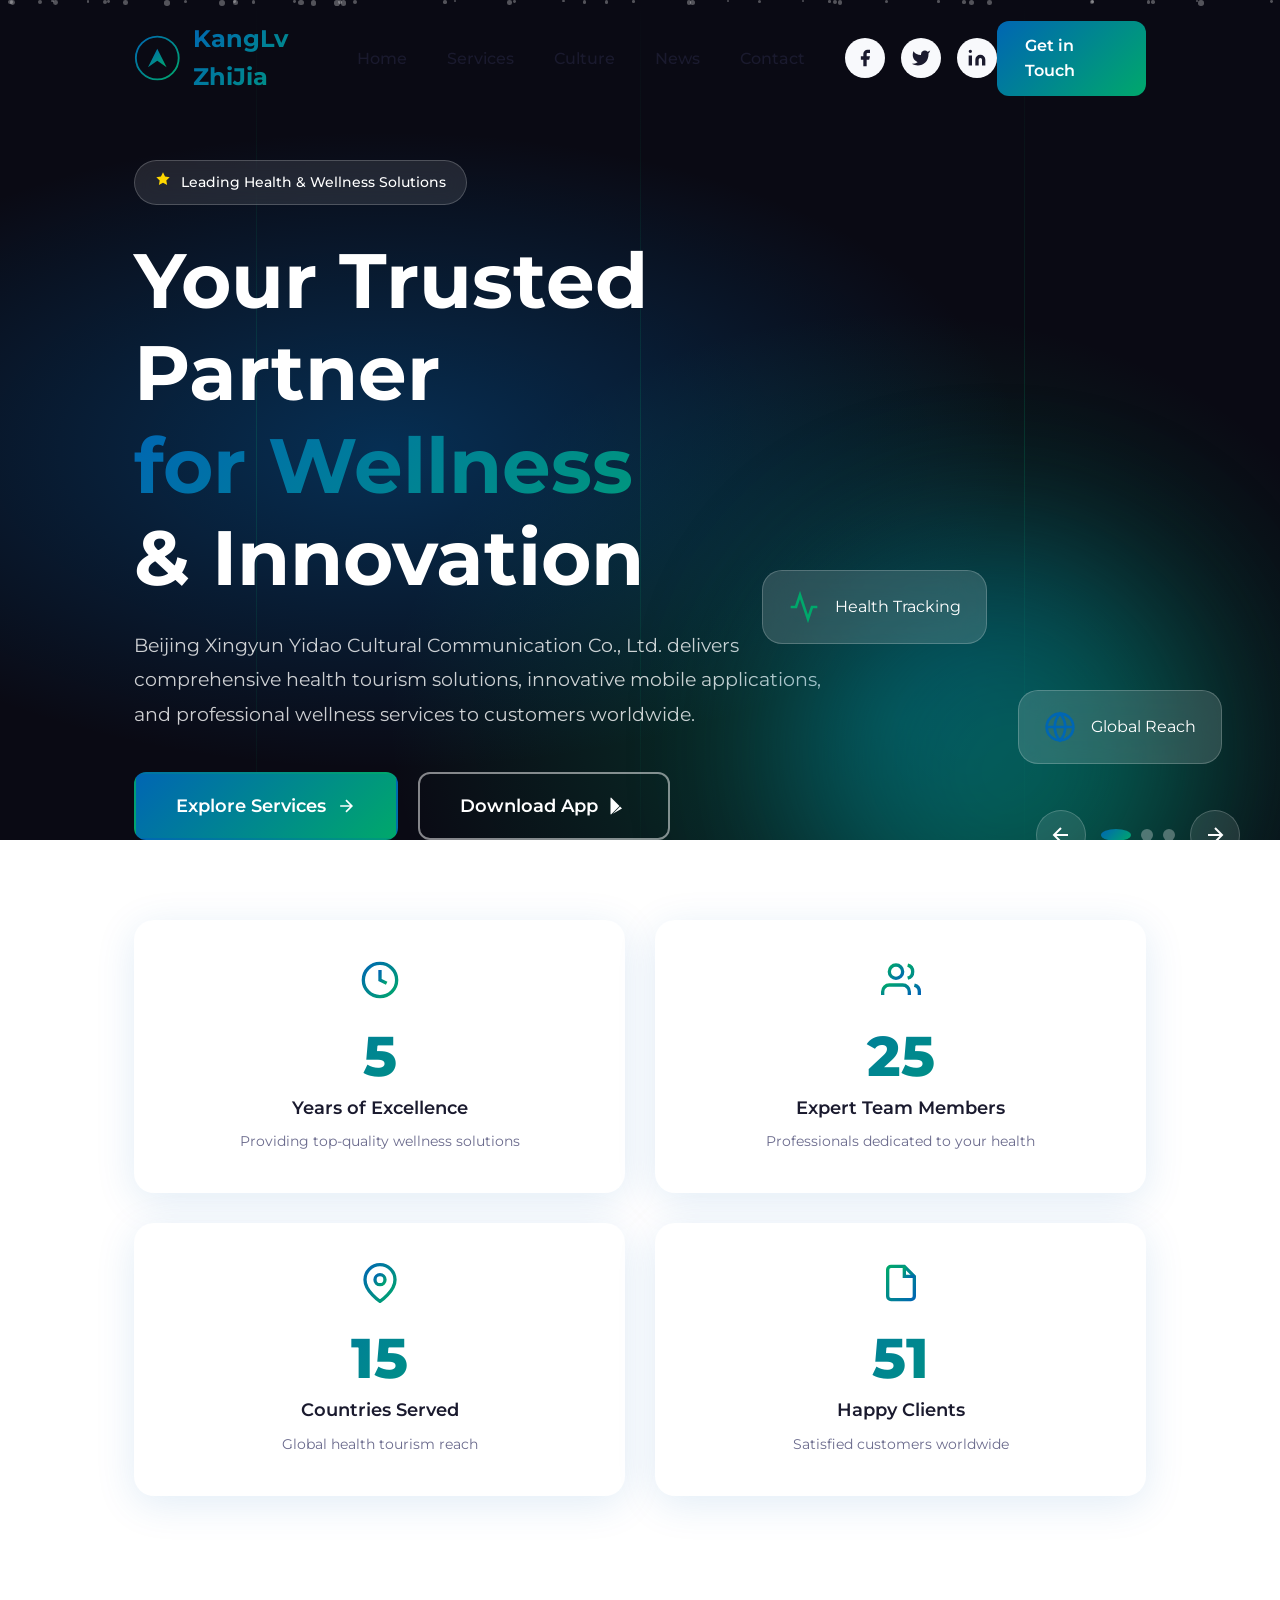
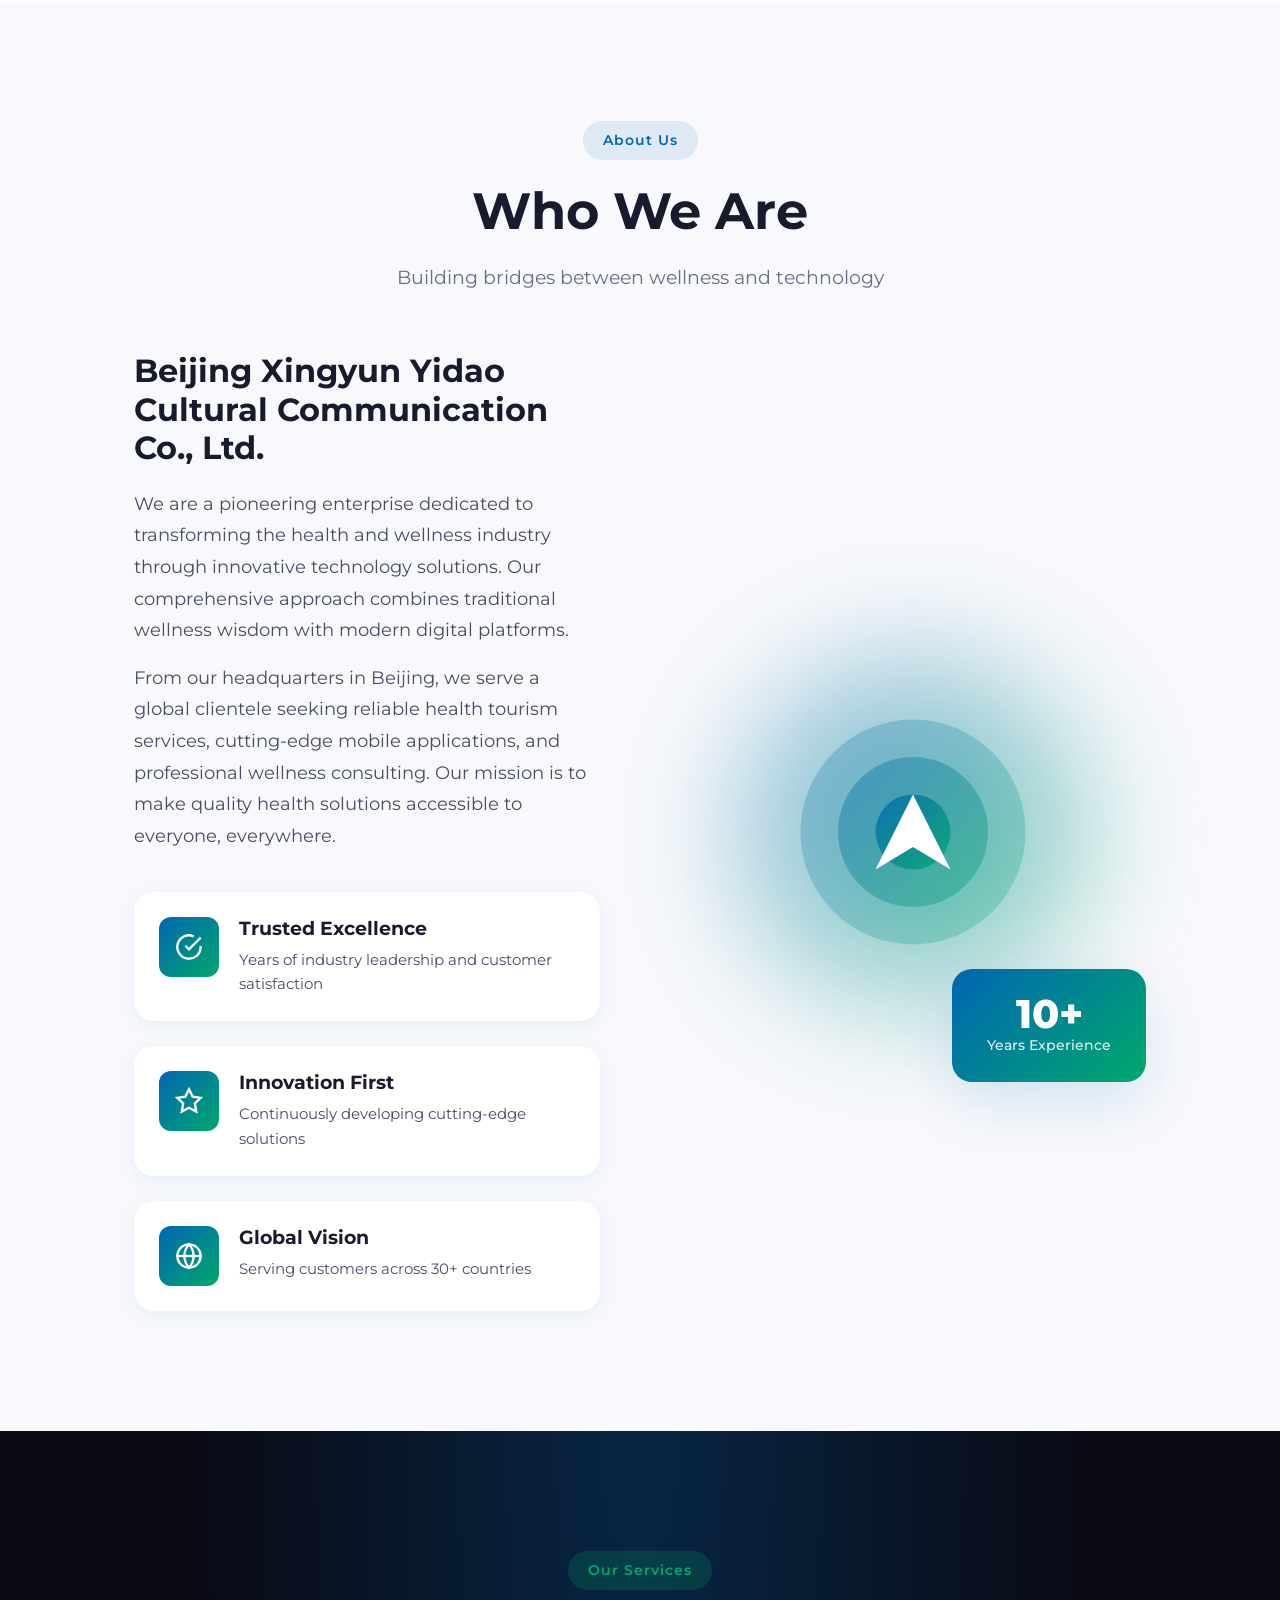
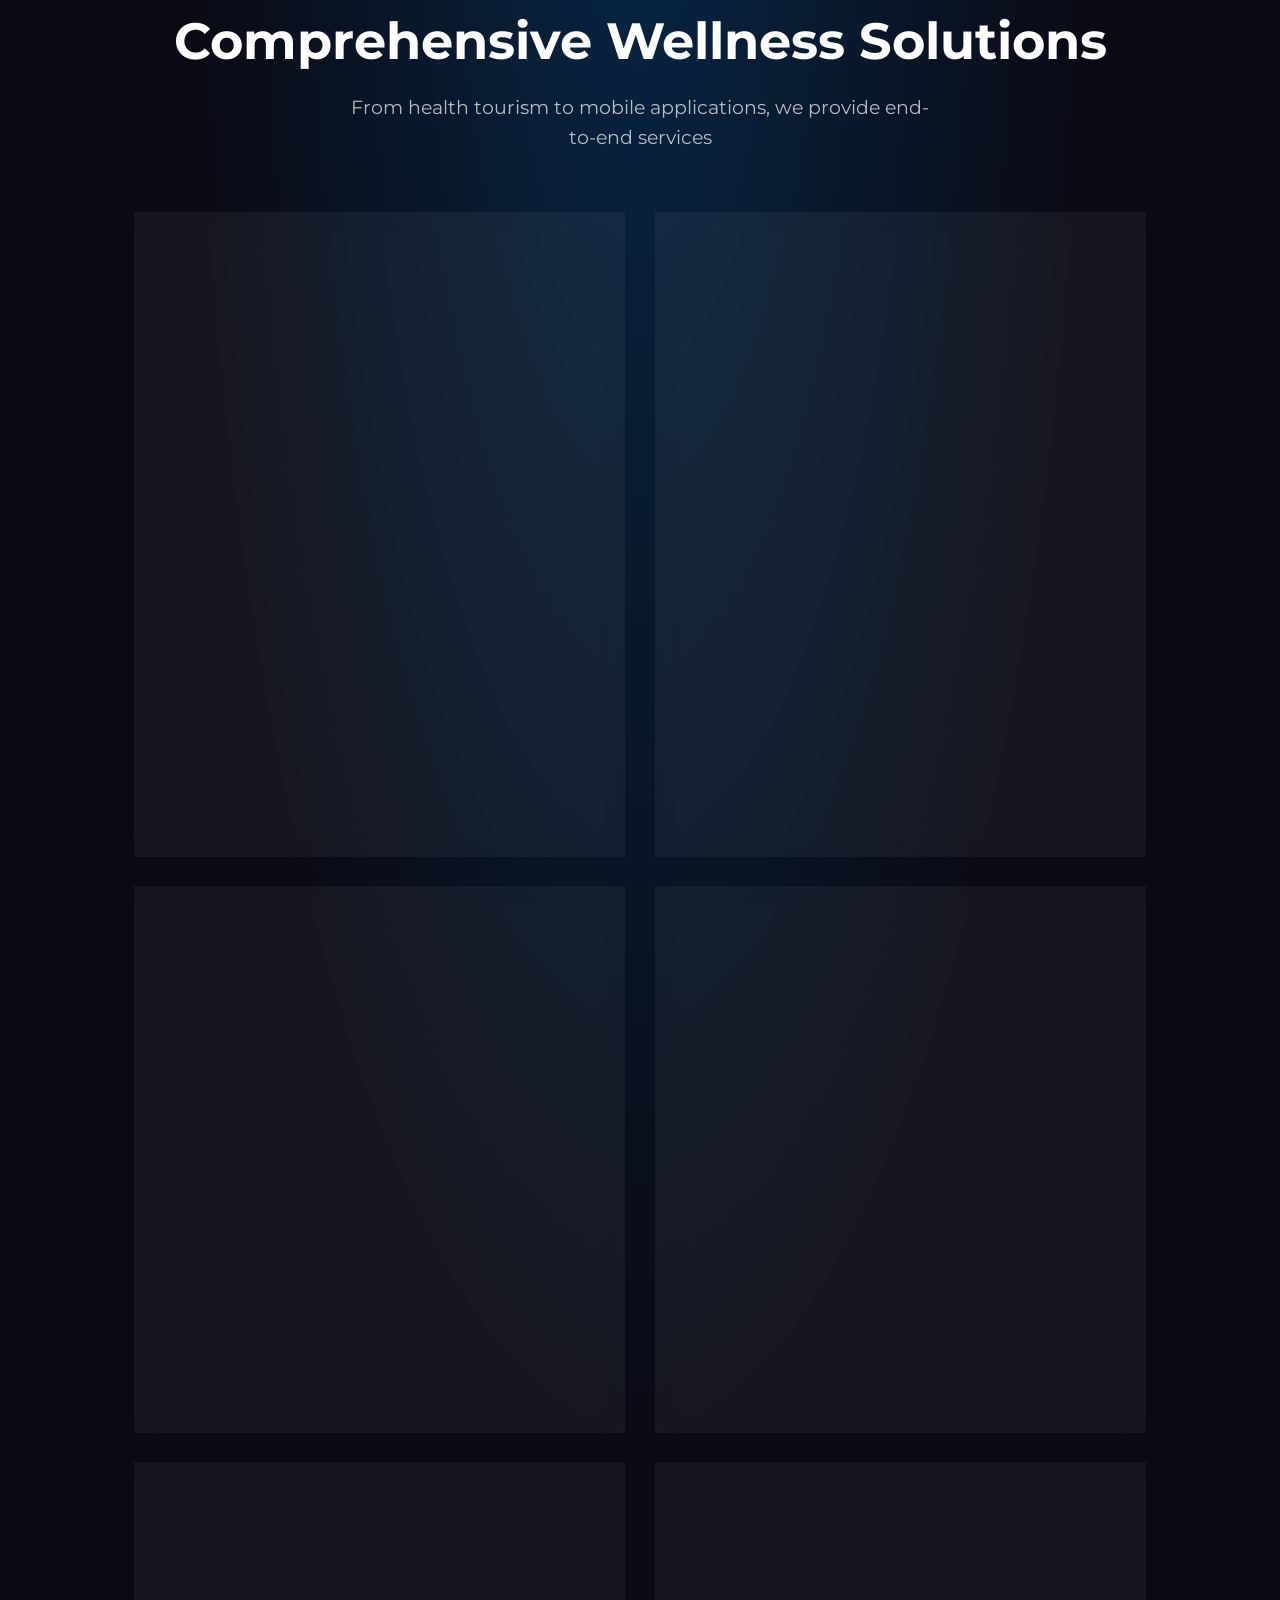
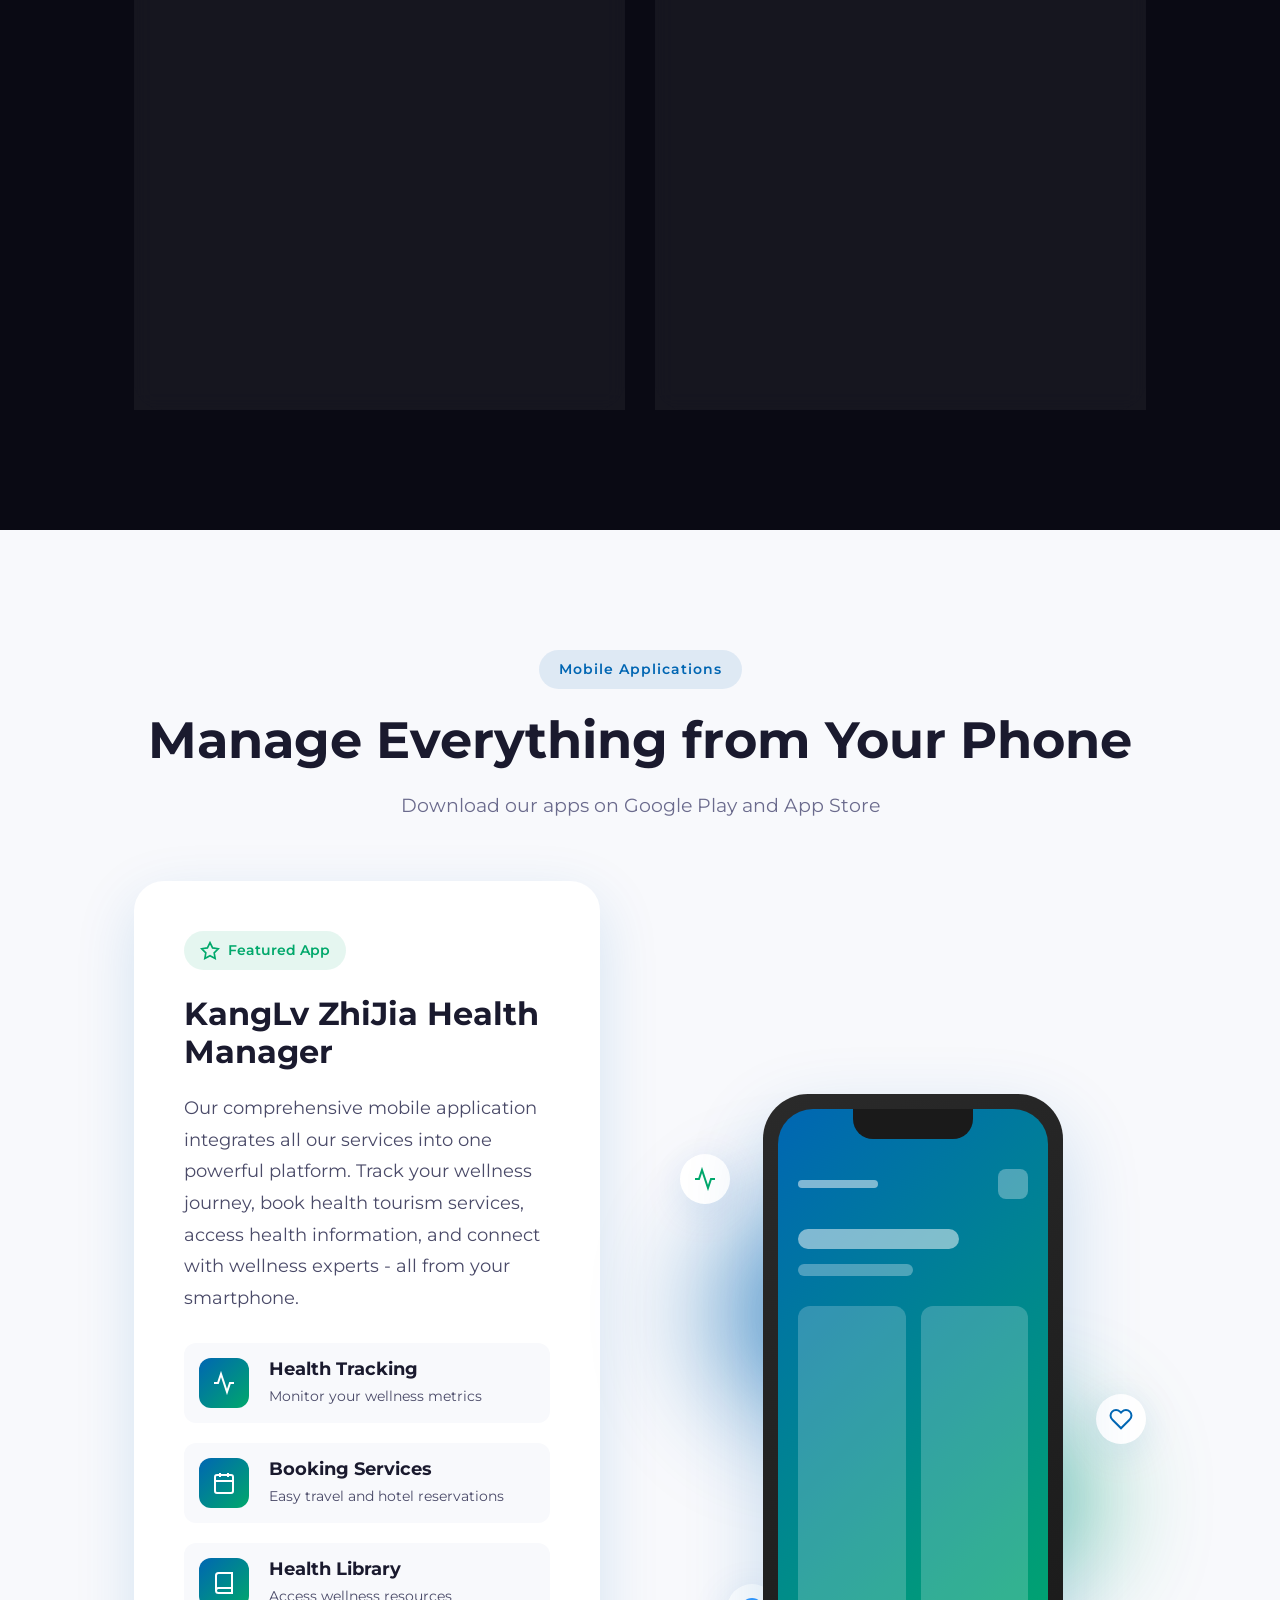
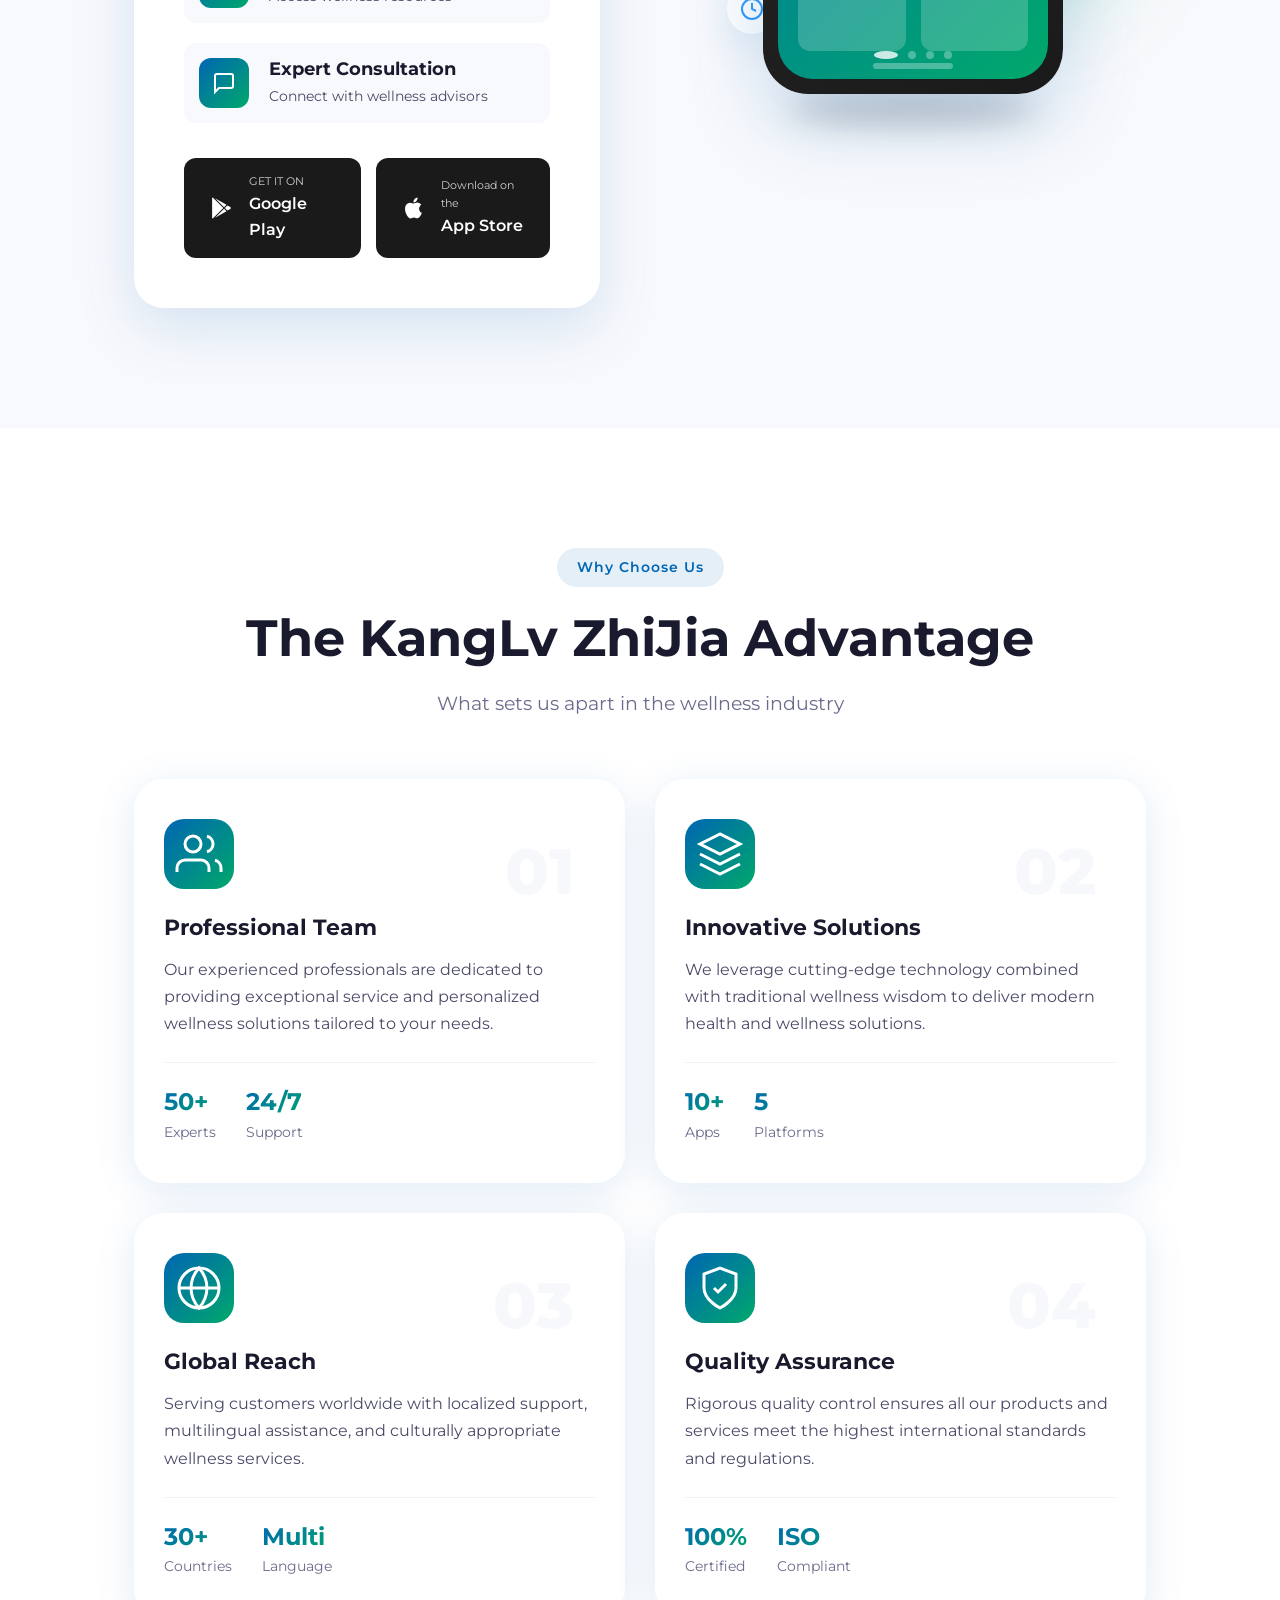
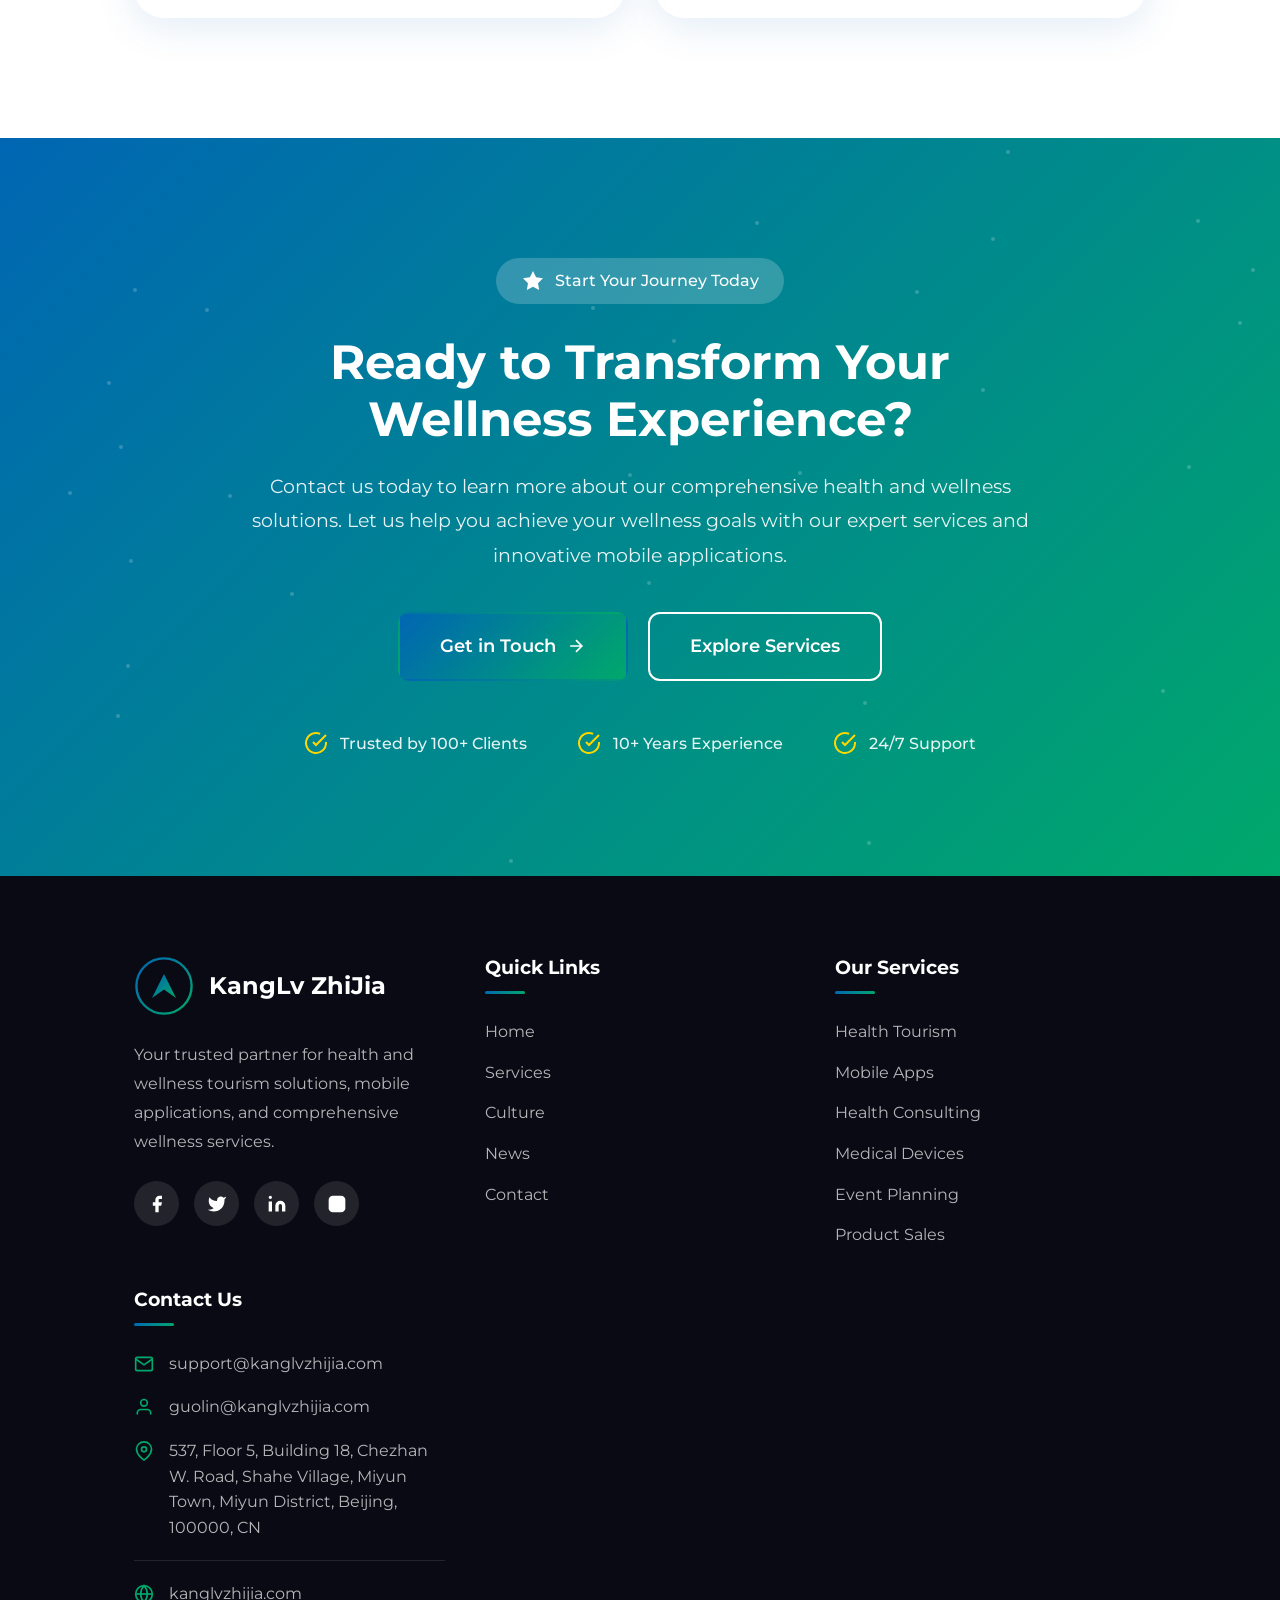
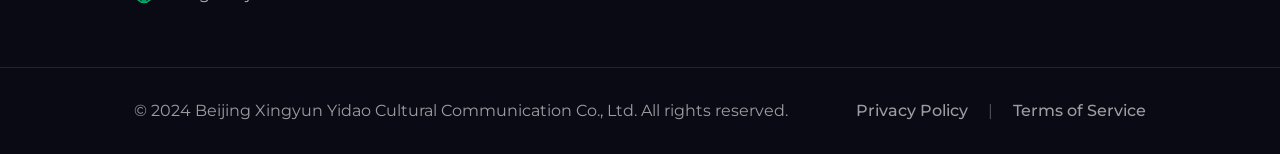
<file: index.html>
<!DOCTYPE html>
<html lang="en">
<head>
    <meta charset="UTF-8">
    <meta name="viewport" content="width=device-width, initial-scale=1.0">
    <meta name="description" content="KangLv ZhiJia - Beijing Xingyun Yidao Cultural Communication Co., Ltd. Your trusted partner for health & wellness tourism solutions, mobile applications, and comprehensive wellness services. Download our apps on Google Play and App Store.">
    <meta name="keywords" content="health tourism, wellness, mobile app, cultural communication, medical devices, health consulting,康养文旅, mobile health management">
    <meta name="author" content="Beijing Xingyun Yidao Cultural Communication Co., Ltd.">
    <meta name="robots" content="index, follow">
    <meta property="og:title" content="KangLv ZhiJia - Health & Wellness Solutions | Mobile Apps">
    <meta property="og:description" content="Leading provider of health tourism services, mobile applications for iOS and Android, and comprehensive wellness solutions.">
    <meta property="og:type" content="website">
    <meta property="og:url" content="https://kanglvzhijia.com">
    <meta property="og:image" content="images/logo.svg">
    <meta property="og:site_name" content="KangLv ZhiJia">
    <meta name="twitter:card" content="summary_large_image">
    <meta name="twitter:title" content="KangLv ZhiJia - Health & Wellness Solutions">
    <meta name="twitter:description" content="Your trusted partner for health tourism and mobile applications">
    <link rel="canonical" href="https://kanglvzhijia.com">
    <title>KangLv ZhiJia - Health & Wellness Solutions | Beijing Xingyun Yidao</title>
    
    <!-- Preload Critical Resources -->
    <link rel="preconnect" href="https://fonts.googleapis.com">
    <link rel="preconnect" href="https://fonts.gstatic.com" crossorigin>
    <link href="https://fonts.googleapis.com/css2?family=Montserrat:wght@300;400;500;600;700;800&family=Playfair+Display:wght@400;500;600;700&display=swap" rel="stylesheet">
    
    <link rel="stylesheet" href="css/style.css">
    <link rel="stylesheet" href="css/animations.css">
    <link rel="stylesheet" href="css/responsive.css">
    
    <!-- Schema.org Structured Data -->
    <script type="application/ld+json">
    {
        "@context": "https://schema.org",
        "@type": "Organization",
        "name": "Beijing Xingyun Yidao Cultural Communication Co., Ltd.",
        "alternateName": "KangLv ZhiJia",
        "url": "https://kanglvzhijia.com",
        "logo": "https://kanglvzhijia.com/images/logo.svg",
        "description": "Leading provider of health tourism services and mobile applications",
        "address": {
            "@type": "PostalAddress",
            "streetAddress": "537, Floor 5, Building 18, Chezhan W. Road, Shahe Village, Miyun Town",
            "addressLocality": "Miyun District",
            "addressRegion": "Beijing",
            "postalCode": "100000",
            "addressCountry": "CN"
        },
        "contactPoint": {
            "@type": "ContactPoint",
            "email": "support@kanglvzhijia.com",
            "contactType": "customer service",
            "availableLanguage": ["English", "Chinese"]
        },
        "sameAs": [
            "https://play.google.com/store/apps/dev?id=kanglvzhijia",
            "https://apps.apple.com/developer/kanglvzhijia"
        ]
    }
    </script>
</head>
<body>
    <!-- Preloader -->
    <div class="preloader" id="preloader">
        <div class="preloader-content">
            <div class="preloader-logo">
                <svg width="80" height="80" viewBox="0 0 80 80" fill="none">
                    <circle cx="40" cy="40" r="38" stroke="url(#preloaderGradient)" stroke-width="3" fill="none" class="preloader-circle"/>
                    <path d="M25 50 L40 25 L55 50 L40 40 Z" fill="url(#preloaderGradient)"/>
                    <defs>
                        <linearGradient id="preloaderGradient" x1="0%" y1="0%" x2="100%" y2="100%">
                            <stop offset="0%" stop-color="#0066B3"/>
                            <stop offset="100%" stop-color="#00A86B"/>
                        </linearGradient>
                    </defs>
                </svg>
            </div>
            <div class="preloader-text">KangLv ZhiJia</div>
            <div class="preloader-bar">
                <div class="preloader-progress"></div>
            </div>
        </div>
    </div>

    <!-- Header -->
    <header class="header" id="header">
        <nav class="nav container">
            <a href="index.html" class="nav-logo">
                <svg class="logo-svg" width="50" height="50" viewBox="0 0 50 50" fill="none">
                    <circle cx="25" cy="25" r="23" stroke="url(#logoGradient)" stroke-width="2" fill="none"/>
                    <path d="M15 35 L25 15 L35 35 L25 28 Z" fill="url(#logoGradient)"/>
                    <defs>
                        <linearGradient id="logoGradient" x1="0%" y1="0%" x2="100%" y2="100%">
                            <stop offset="0%" stop-color="#0066B3"/>
                            <stop offset="100%" stop-color="#00A86B"/>
                        </linearGradient>
                    </defs>
                </svg>
                <span class="logo-text">KangLv ZhiJia</span>
            </a>
            
            <div class="nav-menu" id="nav-menu">
                <ul class="nav-list">
                    <li class="nav-item">
                        <a href="index.html" class="nav-link active">
                            <span class="nav-link-text">Home</span>
                            <span class="nav-link-line"></span>
                        </a>
                    </li>
                    <li class="nav-item">
                        <a href="services.html" class="nav-link">
                            <span class="nav-link-text">Services</span>
                            <span class="nav-link-line"></span>
                        </a>
                    </li>
                    <li class="nav-item">
                        <a href="culture.html" class="nav-link">
                            <span class="nav-link-text">Culture</span>
                            <span class="nav-link-line"></span>
                        </a>
                    </li>
                    <li class="nav-item">
                        <a href="news.html" class="nav-link">
                            <span class="nav-link-text">News</span>
                            <span class="nav-link-line"></span>
                        </a>
                    </li>
                    <li class="nav-item">
                        <a href="contact.html" class="nav-link">
                            <span class="nav-link-text">Contact</span>
                            <span class="nav-link-line"></span>
                        </a>
                    </li>
                </ul>
                
                <div class="nav-social">
                    <a href="#" class="social-link" aria-label="Facebook">
                        <svg width="20" height="20" viewBox="0 0 24 24" fill="currentColor">
                            <path d="M18 2h-3a5 5 0 00-5 5v3H7v4h3v8h4v-8h3l1-4h-4V7a1 1 0 011-1h3z"/>
                        </svg>
                    </a>
                    <a href="#" class="social-link" aria-label="Twitter">
                        <svg width="20" height="20" viewBox="0 0 24 24" fill="currentColor">
                            <path d="M23 3a10.9 10.9 0 01-3.14 1.53 4.48 4.48 0 00-7.86 3v1A10.66 10.66 0 013 4s-4 9 5 13a11.64 11.64 0 01-7 2c9 5 20 0 20-11.5a4.5 4.5 0 00-.08-.83A7.72 7.72 0 0023 3z"/>
                        </svg>
                    </a>
                    <a href="#" class="social-link" aria-label="LinkedIn">
                        <svg width="20" height="20" viewBox="0 0 24 24" fill="currentColor">
                            <path d="M16 8a6 6 0 016 6v7h-4v-7a2 2 0 00-2-2 2 2 0 00-2 2v7h-4v-7a6 6 0 016-6zM2 9h4v12H2zM4 6a2 2 0 100-4 2 2 0 000 4z"/>
                        </svg>
                    </a>
                </div>
                
                <button class="nav-close" id="nav-close" aria-label="Close menu">
                    <svg width="24" height="24" viewBox="0 0 24 24" fill="none" stroke="currentColor" stroke-width="2">
                        <path d="M18 6L6 18M6 6l12 12"/>
                    </svg>
                </button>
            </div>
            
            <div class="nav-actions">
                <a href="contact.html" class="nav-cta">Get in Touch</a>
                <button class="nav-toggle" id="nav-toggle" aria-label="Toggle menu">
                    <span class="hamburger-line"></span>
                    <span class="hamburger-line"></span>
                    <span class="hamburger-line"></span>
                </button>
            </div>
        </nav>
    </header>

    <!-- Hero Section - BMW Style -->
    <section class="hero" id="hero">
        <div class="hero-bg">
            <div class="hero-gradient"></div>
            <div class="hero-particles" id="particles"></div>
            <div class="hero-lines">
                <div class="hero-line line-1"></div>
                <div class="hero-line line-2"></div>
                <div class="hero-line line-3"></div>
            </div>
        </div>
        
        <div class="hero-content">
            <div class="container">
                <div class="hero-text">
                    <div class="hero-badge animate-hero-badge">
                        <span class="badge-icon">
                            <svg width="16" height="16" viewBox="0 0 24 24" fill="currentColor">
                                <path d="M12 2L15.09 8.26L22 9.27L17 14.14L18.18 21.02L12 17.77L5.82 21.02L7 14.14L2 9.27L8.91 8.26L12 2Z"/>
                            </svg>
                        </span>
                        <span>Leading Health & Wellness Solutions</span>
                    </div>
                    
                    <h1 class="hero-title">
                        <span class="title-line animate-title-line">Your Trusted Partner</span>
                        <span class="title-line accent animate-title-line delay-1">for Wellness</span>
                        <span class="title-line animate-title-line delay-2">& Innovation</span>
                    </h1>
                    
                    <p class="hero-description animate-hero-description">
                        Beijing Xingyun Yidao Cultural Communication Co., Ltd. delivers comprehensive health tourism solutions, innovative mobile applications, and professional wellness services to customers worldwide.
                    </p>
                    
                    <div class="hero-buttons animate-hero-buttons">
                        <a href="services.html" class="btn btn-primary btn-lg btn-pulse">
                            <span class="btn-text">Explore Services</span>
                            <span class="btn-icon">
                                <svg width="20" height="20" viewBox="0 0 24 24" fill="none" stroke="currentColor" stroke-width="2">
                                    <path d="M5 12h14M12 5l7 7-7 7"/>
                                </svg>
                            </span>
                        </a>
                        <a href="https://play.google.com" target="_blank" class="btn btn-outline btn-lg">
                            <span class="btn-text">Download App</span>
                            <span class="btn-icon">
                                <svg width="20" height="20" viewBox="0 0 24 24" fill="currentColor">
                                    <path d="M3.609 1.814L13.792 12 3.61 22.186a.996.996 0 01-.61-.92V2.734a1 1 0 01.609-.92zm10.89 10.893l2.302 2.302-10.937 6.333 8.635-8.635z"/>
                                </svg>
                            </span>
                        </a>
                    </div>
                </div>
                
                <div class="hero-visual animate-hero-visual">
                    <div class="hero-image-wrapper">
                        <div class="hero-image-shape"></div>
                        <div class="hero-image-container">
                            <div class="hero-floating-card card-1">
                                <svg width="32" height="32" viewBox="0 0 24 24" fill="none" stroke="#00A86B" stroke-width="2">
                                    <path d="M22 12h-4l-3 9L9 3l-3 9H2"/>
                                </svg>
                                <span>Health Tracking</span>
                            </div>
                            <div class="hero-floating-card card-2">
                                <svg width="32" height="32" viewBox="0 0 24 24" fill="none" stroke="#0066B3" stroke-width="2">
                                    <circle cx="12" cy="12" r="10"/>
                                    <path d="M2 12h20M12 2a15.3 15.3 0 014 10 15.3 15.3 0 01-4 10 15.3 15.3 0 01-4-10 15.3 15.3 0 014-10z"/>
                                </svg>
                                <span>Global Reach</span>
                            </div>
                            <div class="hero-floating-card card-3">
                                <svg width="32" height="32" viewBox="0 0 24 24" fill="none" stroke="#3399FF" stroke-width="2">
                                    <rect x="5" y="2" width="14" height="20" rx="2" ry="2"/>
                                    <line x1="12" y1="18" x2="12.01" y2="18"/>
                                </svg>
                                <span>Mobile Apps</span>
                            </div>
                        </div>
                    </div>
                </div>
            </div>
        </div>
        
        <div class="hero-scroll-indicator">
            <div class="scroll-text">Scroll to Explore</div>
            <div class="scroll-line">
                <div class="scroll-dot"></div>
            </div>
        </div>
        
        <div class="hero-slider-controls">
            <button class="slider-btn prev" id="heroPrev" aria-label="Previous slide">
                <svg width="24" height="24" viewBox="0 0 24 24" fill="none" stroke="currentColor" stroke-width="2">
                    <path d="M19 12H5M12 19l-7-7 7-7"/>
                </svg>
            </button>
            <div class="slider-dots" id="heroDots">
                <span class="dot active" data-slide="0"></span>
                <span class="dot" data-slide="1"></span>
                <span class="dot" data-slide="2"></span>
            </div>
            <button class="slider-btn next" id="heroNext" aria-label="Next slide">
                <svg width="24" height="24" viewBox="0 0 24 24" fill="none" stroke="currentColor" stroke-width="2">
                    <path d="M5 12h14M12 5l7 7-7 7"/>
                </svg>
            </button>
        </div>
    </section>

    <!-- Stats Section -->
    <section class="stats-section" id="stats">
        <div class="container">
            <div class="stats-grid">
                <div class="stat-card animate-stat" data-delay="0">
                    <div class="stat-icon">
                        <svg width="40" height="40" viewBox="0 0 24 24" fill="none" stroke="url(#statGradient1)" stroke-width="2">
                            <circle cx="12" cy="12" r="10"/>
                            <path d="M12 6v6l4 2"/>
                        </svg>
                    </div>
                    <div class="stat-number" data-count="10">0</div>
                    <div class="stat-label">Years of Excellence</div>
                    <div class="stat-description">Providing top-quality wellness solutions</div>
                </div>
                <div class="stat-card animate-stat" data-delay="100">
                    <div class="stat-icon">
                        <svg width="40" height="40" viewBox="0 0 24 24" fill="none" stroke="url(#statGradient2)" stroke-width="2">
                            <path d="M17 21v-2a4 4 0 00-4-4H5a4 4 0 00-4 4v2"/>
                            <circle cx="9" cy="7" r="4"/>
                            <path d="M23 21v-2a4 4 0 00-3-3.87M16 3.13a4 4 0 010 7.75"/>
                        </svg>
                    </div>
                    <div class="stat-number" data-count="50">0</div>
                    <div class="stat-label">Expert Team Members</div>
                    <div class="stat-description">Professionals dedicated to your health</div>
                </div>
                <div class="stat-card animate-stat" data-delay="200">
                    <div class="stat-icon">
                        <svg width="40" height="40" viewBox="0 0 24 24" fill="none" stroke="url(#statGradient1)" stroke-width="2">
                            <path d="M21 10c0 7-9 13-9 13s-9-6-9-13a9 9 0 0118 0z"/>
                            <circle cx="12" cy="10" r="3"/>
                        </svg>
                    </div>
                    <div class="stat-number" data-count="30">0</div>
                    <div class="stat-label">Countries Served</div>
                    <div class="stat-description">Global health tourism reach</div>
                </div>
                <div class="stat-card animate-stat" data-delay="300">
                    <div class="stat-icon">
                        <svg width="40" height="40" viewBox="0 0 24 24" fill="none" stroke="url(#statGradient2)" stroke-width="2">
                            <path d="M14 2H6a2 2 0 00-2 2v16a2 2 0 002 2h12a2 2 0 002-2V8z"/>
                            <polyline points="14 2 14 8 20 8"/>
                            <line x1="16" y1="13" x2="8" y2="13"/>
                            <line x1="16" y1="17" x2="8" y2="17"/>
                            <polyline points="10 9 9 9 8 9"/>
                        </svg>
                    </div>
                    <div class="stat-number" data-count="100">0</div>
                    <div class="stat-label">Happy Clients</div>
                    <div class="stat-description">Satisfied customers worldwide</div>
                </div>
            </div>
        </div>
        <svg width="0" height="0">
            <defs>
                <linearGradient id="statGradient1" x1="0%" y1="0%" x2="100%" y2="100%">
                    <stop offset="0%" stop-color="#0066B3"/>
                    <stop offset="100%" stop-color="#00A86B"/>
                </linearGradient>
                <linearGradient id="statGradient2" x1="0%" y1="0%" x2="100%" y2="100%">
                    <stop offset="0%" stop-color="#00A86B"/>
                    <stop offset="100%" stop-color="#0066B3"/>
                </linearGradient>
            </defs>
        </svg>
    </section>

    <!-- About Section -->
    <section class="about-section section" id="about">
        <div class="container">
            <div class="section-header text-center">
                <span class="section-tag animate-fade-in">About Us</span>
                <h2 class="section-title animate-fade-in delay-1">Who We Are</h2>
                <p class="section-subtitle animate-fade-in delay-2">Building bridges between wellness and technology</p>
            </div>
            
            <div class="about-grid">
                <div class="about-content">
                    <div class="about-text">
                        <h3 class="animate-slide-left">Beijing Xingyun Yidao Cultural Communication Co., Ltd.</h3>
                        <p class="animate-slide-left delay-1">We are a pioneering enterprise dedicated to transforming the health and wellness industry through innovative technology solutions. Our comprehensive approach combines traditional wellness wisdom with modern digital platforms.</p>
                        <p class="animate-slide-left delay-2">From our headquarters in Beijing, we serve a global clientele seeking reliable health tourism services, cutting-edge mobile applications, and professional wellness consulting. Our mission is to make quality health solutions accessible to everyone, everywhere.</p>
                    </div>
                    
                    <div class="about-features">
                        <div class="feature-item animate-fade-in-up delay-1">
                            <div class="feature-icon">
                                <svg width="28" height="28" viewBox="0 0 24 24" fill="none" stroke="currentColor" stroke-width="2">
                                    <path d="M22 11.08V12a10 10 0 11-5.93-9.14"/>
                                    <polyline points="22 4 12 14.01 9 11.01"/>
                                </svg>
                            </div>
                            <div class="feature-content">
                                <h4>Trusted Excellence</h4>
                                <p>Years of industry leadership and customer satisfaction</p>
                            </div>
                        </div>
                        <div class="feature-item animate-fade-in-up delay-2">
                            <div class="feature-icon">
                                <svg width="28" height="28" viewBox="0 0 24 24" fill="none" stroke="currentColor" stroke-width="2">
                                    <polygon points="12 2 15.09 8.26 22 9.27 17 14.14 18.18 21.02 12 17.77 5.82 21.02 7 14.14 2 9.27 8.91 8.26 12 2"/>
                                </svg>
                            </div>
                            <div class="feature-content">
                                <h4>Innovation First</h4>
                                <p>Continuously developing cutting-edge solutions</p>
                            </div>
                        </div>
                        <div class="feature-item animate-fade-in-up delay-3">
                            <div class="feature-icon">
                                <svg width="28" height="28" viewBox="0 0 24 24" fill="none" stroke="currentColor" stroke-width="2">
                                    <circle cx="12" cy="12" r="10"/>
                                    <line x1="2" y1="12" x2="22" y2="12"/>
                                    <path d="M12 2a15.3 15.3 0 014 10 15.3 15.3 0 01-4 10 15.3 15.3 0 01-4-10 15.3 15.3 0 014-10z"/>
                                </svg>
                            </div>
                            <div class="feature-content">
                                <h4>Global Vision</h4>
                                <p>Serving customers across 30+ countries</p>
                            </div>
                        </div>
                    </div>
                </div>
                
                <div class="about-visual animate-fade-in-right">
                    <div class="about-image-wrapper">
                        <div class="about-image-bg"></div>
                        <div class="about-image-main">
                            <svg viewBox="0 0 400 400" class="about-svg">
                                <defs>
                                    <linearGradient id="aboutGrad1" x1="0%" y1="0%" x2="100%" y2="100%">
                                        <stop offset="0%" stop-color="#0066B3" stop-opacity="0.8"/>
                                        <stop offset="100%" stop-color="#00A86B" stop-opacity="0.8"/>
                                    </linearGradient>
                                </defs>
                                <circle cx="200" cy="200" r="150" fill="url(#aboutGrad1)" opacity="0.3"/>
                                <circle cx="200" cy="200" r="100" fill="url(#aboutGrad1)" opacity="0.5"/>
                                <circle cx="200" cy="200" r="50" fill="url(#aboutGrad1)"/>
                                <path d="M150 250 L200 150 L250 250 L200 220 Z" fill="white"/>
                            </svg>
                        </div>
                        <div class="about-experience-badge">
                            <div class="badge-number">10+</div>
                            <div class="badge-text">Years Experience</div>
                        </div>
                    </div>
                </div>
            </div>
        </div>
    </section>

    <!-- Services Section -->
    <section class="services-section section" id="services">
        <div class="services-bg">
            <div class="services-gradient"></div>
        </div>
        <div class="container">
            <div class="section-header text-center">
                <span class="section-tag animate-fade-in">Our Services</span>
                <h2 class="section-title animate-fade-in delay-1">Comprehensive Wellness Solutions</h2>
                <p class="section-subtitle animate-fade-in delay-2">From health tourism to mobile applications, we provide end-to-end services</p>
            </div>
            
            <div class="services-grid">
                <div class="service-card-large animate-fade-in-up delay-1" id="tourism">
                    <div class="service-card-inner">
                        <div class="service-card-bg"></div>
                        <div class="service-card-content">
                            <div class="service-icon-wrapper">
                                <svg width="60" height="60" viewBox="0 0 24 24" fill="none" stroke="currentColor" stroke-width="1.5">
                                    <circle cx="12" cy="12" r="10"/>
                                    <path d="M12 2a15.3 15.3 0 014 10 15.3 15.3 0 01-4 10 15.3 15.3 0 01-4-10 15.3 15.3 0 014-10z"/>
                                    <path d="M2 12h20"/>
                                </svg>
                            </div>
                            <h3>Health & Wellness Tourism</h3>
                            <p>Comprehensive tourism services including travel consulting, ticket booking, and hotel reservations for health-focused journeys. Experience transformative wellness retreats.</p>
                            <ul class="service-features">
                                <li>
                                    <svg width="16" height="16" viewBox="0 0 24 24" fill="none" stroke="currentColor" stroke-width="2">
                                        <path d="M20 6L9 17l-5-5"/>
                                    </svg>
                                    <span>Travel Consulting</span>
                                </li>
                                <li>
                                    <svg width="16" height="16" viewBox="0 0 24 24" fill="none" stroke="currentColor" stroke-width="2">
                                        <path d="M20 6L9 17l-5-5"/>
                                    </svg>
                                    <span>Ticket & Hotel Booking</span>
                                </li>
                                <li>
                                    <svg width="16" height="16" viewBox="0 0 24 24" fill="none" stroke="currentColor" stroke-width="2">
                                        <path d="M20 6L9 17l-5-5"/>
                                    </svg>
                                    <span>Wellness Retreats</span>
                                </li>
                            </ul>
                            <a href="services.html#tourism" class="btn btn-service">
                                <span>Learn More</span>
                                <svg width="20" height="20" viewBox="0 0 24 24" fill="none" stroke="currentColor" stroke-width="2">
                                    <path d="M5 12h14M12 5l7 7-7 7"/>
                                </svg>
                            </a>
                        </div>
                    </div>
                </div>
                
                <div class="service-card-large animate-fade-in-up delay-2" id="apps">
                    <div class="service-card-inner">
                        <div class="service-card-bg"></div>
                        <div class="service-card-content">
                            <div class="service-icon-wrapper">
                                <svg width="60" height="60" viewBox="0 0 24 24" fill="none" stroke="currentColor" stroke-width="1.5">
                                    <rect x="5" y="2" width="14" height="20" rx="2" ry="2"/>
                                    <line x1="12" y1="18" x2="12.01" y2="18"/>
                                </svg>
                            </div>
                            <h3>Mobile Applications</h3>
                            <p>Innovative health and wellness management applications available on Google Play and App Store. Manage your wellness journey from the palm of your hand.</p>
                            <ul class="service-features">
                                <li>
                                    <svg width="16" height="16" viewBox="0 0 24 24" fill="none" stroke="currentColor" stroke-width="2">
                                        <path d="M20 6L9 17l-5-5"/>
                                    </svg>
                                    <span>Health Tracking</span>
                                </li>
                                <li>
                                    <svg width="16" height="16" viewBox="0 0 24 24" fill="none" stroke="currentColor" stroke-width="2">
                                        <path d="M20 6L9 17l-5-5"/>
                                    </svg>
                                    <span>Wellness Resources</span>
                                </li>
                                <li>
                                    <svg width="16" height="16" viewBox="0 0 24 24" fill="none" stroke="currentColor" stroke-width="2">
                                        <path d="M20 6L9 17l-5-5"/>
                                    </svg>
                                    <span>Booking Services</span>
                                </li>
                            </ul>
                            <div class="app-store-buttons">
                                <a href="https://play.google.com" target="_blank" class="store-badge">
                                    <svg width="24" height="24" viewBox="0 0 24 24" fill="currentColor">
                                        <path d="M3.609 1.814L13.792 12 3.61 22.186a.996.996 0 01-.61-.92V2.734a1 1 0 01.609-.92zm10.89 10.893l2.302 2.302-10.937 6.333 8.635-8.635z"/>
                                    </svg>
                                    <span>Google Play</span>
                                </a>
                                <a href="https://www.apple.com/app-store/" target="_blank" class="store-badge">
                                    <svg width="24" height="24" viewBox="0 0 24 24" fill="currentColor">
                                        <path d="M18.71 19.5c-.83 1.24-1.71 2.45-3.05 2.47-1.34.03-1.77-.79-3.29-.79-1.53 0-2 .77-3.27.82-1.31.05-2.3-1.32-3.14-2.53C4.25 17 2.94 12.45 4.7 9.39c.87-1.52 2.43-2.48 4.12-2.51 1.28-.02 2.5.87 3.29.87.78 0 2.26-1.07 3.81-.91.65.03 2.47.26 3.64 1.98-.09.06-2.17 1.28-2.15 3.81.03 3.02 2.65 4.03 2.68 4.04-.03.07-.42 1.44-1.38 2.83M13 3.5c.73-.83 1.94-1.46 2.94-1.5.13 1.17-.34 2.35-1.04 3.19-.69.85-1.83 1.51-2.95 1.42-.15-1.15.41-2.35 1.05-3.11z"/>
                                    </svg>
                                    <span>App Store</span>
                                </a>
                            </div>
                            <a href="services.html#apps" class="btn btn-service">
                                <span>View All Apps</span>
                                <svg width="20" height="20" viewBox="0 0 24 24" fill="none" stroke="currentColor" stroke-width="2">
                                    <path d="M5 12h14M12 5l7 7-7 7"/>
                                </svg>
                            </a>
                        </div>
                    </div>
                </div>
                
                <div class="service-card-large animate-fade-in-up delay-3" id="health">
                    <div class="service-card-inner">
                        <div class="service-card-bg"></div>
                        <div class="service-card-content">
                            <div class="service-icon-wrapper">
                                <svg width="60" height="60" viewBox="0 0 24 24" fill="none" stroke="currentColor" stroke-width="1.5">
                                    <path d="M22 12h-4l-3 9L9 3l-3 9H2"/>
                                </svg>
                            </div>
                            <h3>Health Consulting</h3>
                            <p>Non-medical health consulting services and wellness guidance to support your healthy lifestyle journey. Expert advice for better living.</p>
                            <ul class="service-features">
                                <li>
                                    <svg width="16" height="16" viewBox="0 0 24 24" fill="none" stroke="currentColor" stroke-width="2">
                                        <path d="M20 6L9 17l-5-5"/>
                                    </svg>
                                    <span>Wellness Guidance</span>
                                </li>
                                <li>
                                    <svg width="16" height="16" viewBox="0 0 24 24" fill="none" stroke="currentColor" stroke-width="2">
                                        <path d="M20 6L9 17l-5-5"/>
                                    </svg>
                                    <span>Lifestyle Advice</span>
                                </li>
                                <li>
                                    <svg width="16" height="16" viewBox="0 0 24 24" fill="none" stroke="currentColor" stroke-width="2">
                                        <path d="M20 6L9 17l-5-5"/>
                                    </svg>
                                    <span>Nutrition Support</span>
                                </li>
                            </ul>
                            <a href="services.html#health" class="btn btn-service">
                                <span>Learn More</span>
                                <svg width="20" height="20" viewBox="0 0 24 24" fill="none" stroke="currentColor" stroke-width="2">
                                    <path d="M5 12h14M12 5l7 7-7 7"/>
                                </svg>
                            </a>
                        </div>
                    </div>
                </div>
                
                <div class="service-card-large animate-fade-in-up delay-4" id="medical">
                    <div class="service-card-inner">
                        <div class="service-card-bg"></div>
                        <div class="service-card-content">
                            <div class="service-icon-wrapper">
                                <svg width="60" height="60" viewBox="0 0 24 24" fill="none" stroke="currentColor" stroke-width="1.5">
                                    <path d="M19 14c1.49-1.46 3-3.21 3-5.5A5.5 5.5 0 0016.5 3c-1.76 0-3 .5-4.5 2-1.5-1.5-2.74-2-4.5-2A5.5 5.5 0 002 8.5c0 2.3 1.5 4.05 3 5.5l7 7 7-7z"/>
                                    <path d="M12 5v14M5 12h14"/>
                                </svg>
                            </div>
                            <h3>Medical Devices</h3>
                            <p>Quality medical devices including Class I ready-to-ship products and Class II filed products for various healthcare needs.</p>
                            <ul class="service-features">
                                <li>
                                    <svg width="16" height="16" viewBox="0 0 24 24" fill="none" stroke="currentColor" stroke-width="2">
                                        <path d="M20 6L9 17l-5-5"/>
                                    </svg>
                                    <span>Class I Devices (Ready Stock)</span>
                                </li>
                                <li>
                                    <svg width="16" height="16" viewBox="0 0 24 24" fill="none" stroke="currentColor" stroke-width="2">
                                        <path d="M20 6L9 17l-5-5"/>
                                    </svg>
                                    <span>Class II Devices (Filed)</span>
                                </li>
                                <li>
                                    <svg width="16" height="16" viewBox="0 0 24 24" fill="none" stroke="currentColor" stroke-width="2">
                                        <path d="M20 6L9 17l-5-5"/>
                                    </svg>
                                    <span>Quality Certified</span>
                                </li>
                            </ul>
                            <a href="services.html#medical" class="btn btn-service">
                                <span>View Products</span>
                                <svg width="20" height="20" viewBox="0 0 24 24" fill="none" stroke="currentColor" stroke-width="2">
                                    <path d="M5 12h14M12 5l7 7-7 7"/>
                                </svg>
                            </a>
                        </div>
                    </div>
                </div>
                
                <div class="service-card-large animate-fade-in-up delay-5" id="events">
                    <div class="service-card-inner">
                        <div class="service-card-bg"></div>
                        <div class="service-card-content">
                            <div class="service-icon-wrapper">
                                <svg width="60" height="60" viewBox="0 0 24 24" fill="none" stroke="currentColor" stroke-width="1.5">
                                    <rect x="3" y="4" width="18" height="18" rx="2" ry="2"/>
                                    <line x1="16" y1="2" x2="16" y2="6"/>
                                    <line x1="8" y1="2" x2="8" y2="6"/>
                                    <line x1="3" y1="10" x2="21" y2="10"/>
                                </svg>
                            </div>
                            <h3>Event Planning</h3>
                            <p>Professional exhibition planning and hotel management services for conferences and corporate events. End-to-end event solutions.</p>
                            <ul class="service-features">
                                <li>
                                    <svg width="16" height="16" viewBox="0 0 24 24" fill="none" stroke="currentColor" stroke-width="2">
                                        <path d="M20 6L9 17l-5-5"/>
                                    </svg>
                                    <span>Exhibition Planning</span>
                                </li>
                                <li>
                                    <svg width="16" height="16" viewBox="0 0 24 24" fill="none" stroke="currentColor" stroke-width="2">
                                        <path d="M20 6L9 17l-5-5"/>
                                    </svg>
                                    <span>Hotel Management</span>
                                </li>
                                <li>
                                    <svg width="16" height="16" viewBox="0 0 24 24" fill="none" stroke="currentColor" stroke-width="2">
                                        <path d="M20 6L9 17l-5-5"/>
                                    </svg>
                                    <span>Corporate Events</span>
                                </li>
                            </ul>
                            <a href="services.html#events" class="btn btn-service">
                                <span>Learn More</span>
                                <svg width="20" height="20" viewBox="0 0 24 24" fill="none" stroke="currentColor" stroke-width="2">
                                    <path d="M5 12h14M12 5l7 7-7 7"/>
                                </svg>
                            </a>
                        </div>
                    </div>
                </div>
                
                <div class="service-card-large animate-fade-in-up delay-6" id="products">
                    <div class="service-card-inner">
                        <div class="service-card-bg"></div>
                        <div class="service-card-content">
                            <div class="service-icon-wrapper">
                                <svg width="60" height="60" viewBox="0 0 24 24" fill="none" stroke="currentColor" stroke-width="1.5">
                                    <path d="M6 2L3 6v14a2 2 0 002 2h14a2 2 0 002-2V6l-3-4z"/>
                                    <line x1="3" y1="6" x2="21" y2="6"/>
                                    <path d="M16 10a4 4 0 01-8 0"/>
                                </svg>
                            </div>
                            <h3>Product Sales</h3>
                            <p>Diverse product offerings including agricultural products and daily necessities to meet your various needs.</p>
                            <ul class="service-features">
                                <li>
                                    <svg width="16" height="16" viewBox="0 0 24 24" fill="none" stroke="currentColor" stroke-width="2">
                                        <path d="M20 6L9 17l-5-5"/>
                                    </svg>
                                    <span>Agricultural Products</span>
                                </li>
                                <li>
                                    <svg width="16" height="16" viewBox="0 0 24 24" fill="none" stroke="currentColor" stroke-width="2">
                                        <path d="M20 6L9 17l-5-5"/>
                                    </svg>
                                    <span>Daily Necessities</span>
                                </li>
                                <li>
                                    <svg width="16" height="16" viewBox="0 0 24 24" fill="none" stroke="currentColor" stroke-width="2">
                                        <path d="M20 6L9 17l-5-5"/>
                                    </svg>
                                    <span>Quality Assurance</span>
                                </li>
                            </ul>
                            <a href="services.html#products" class="btn btn-service">
                                <span>View Products</span>
                                <svg width="20" height="20" viewBox="0 0 24 24" fill="none" stroke="currentColor" stroke-width="2">
                                    <path d="M5 12h14M12 5l7 7-7 7"/>
                                </svg>
                            </a>
                        </div>
                    </div>
                </div>
            </div>
        </div>
    </section>

    <!-- Mobile Apps Showcase Section -->
    <section class="apps-showcase section" id="apps-showcase">
        <div class="container">
            <div class="section-header text-center">
                <span class="section-tag animate-fade-in">Mobile Applications</span>
                <h2 class="section-title animate-fade-in delay-1">Manage Everything from Your Phone</h2>
                <p class="section-subtitle animate-fade-in delay-2">Download our apps on Google Play and App Store</p>
            </div>
            
            <div class="apps-showcase-grid">
                <div class="apps-showcase-content animate-fade-in-left">
                    <div class="apps-info-card">
                        <div class="info-badge">
                            <svg width="20" height="20" viewBox="0 0 24 24" fill="none" stroke="currentColor" stroke-width="2">
                                <path d="M12 2L15.09 8.26L22 9.27L17 14.14L18.18 21.02L12 17.77L5.82 21.02L7 14.14L2 9.27L8.91 8.26L12 2Z"/>
                            </svg>
                            <span>Featured App</span>
                        </div>
                        <h3>KangLv ZhiJia Health Manager</h3>
                        <p>Our comprehensive mobile application integrates all our services into one powerful platform. Track your wellness journey, book health tourism services, access health information, and connect with wellness experts - all from your smartphone.</p>
                        
                        <div class="app-features-list">
                            <div class="app-feature-item">
                                <div class="feature-icon-small">
                                    <svg width="24" height="24" viewBox="0 0 24 24" fill="none" stroke="currentColor" stroke-width="2">
                                        <path d="M22 12h-4l-3 9L9 3l-3 9H2"/>
                                    </svg>
                                </div>
                                <div class="feature-text">
                                    <h4>Health Tracking</h4>
                                    <p>Monitor your wellness metrics</p>
                                </div>
                            </div>
                            <div class="app-feature-item">
                                <div class="feature-icon-small">
                                    <svg width="24" height="24" viewBox="0 0 24 24" fill="none" stroke="currentColor" stroke-width="2">
                                        <rect x="3" y="4" width="18" height="18" rx="2" ry="2"/>
                                        <line x1="16" y1="2" x2="16" y2="6"/>
                                        <line x1="8" y1="2" x2="8" y2="6"/>
                                        <line x1="3" y1="10" x2="21" y2="10"/>
                                    </svg>
                                </div>
                                <div class="feature-text">
                                    <h4>Booking Services</h4>
                                    <p>Easy travel and hotel reservations</p>
                                </div>
                            </div>
                            <div class="app-feature-item">
                                <div class="feature-icon-small">
                                    <svg width="24" height="24" viewBox="0 0 24 24" fill="none" stroke="currentColor" stroke-width="2">
                                        <path d="M4 19.5A2.5 2.5 0 016.5 17H20"/>
                                        <path d="M6.5 2H20v20H6.5A2.5 2.5 0 014 19.5v-15A2.5 2.5 0 016.5 2z"/>
                                    </svg>
                                </div>
                                <div class="feature-text">
                                    <h4>Health Library</h4>
                                    <p>Access wellness resources</p>
                                </div>
                            </div>
                            <div class="app-feature-item">
                                <div class="feature-icon-small">
                                    <svg width="24" height="24" viewBox="0 0 24 24" fill="none" stroke="currentColor" stroke-width="2">
                                        <path d="M21 15a2 2 0 01-2 2H7l-4 4V5a2 2 0 012-2h14a2 2 0 012 2z"/>
                                    </svg>
                                </div>
                                <div class="feature-text">
                                    <h4>Expert Consultation</h4>
                                    <p>Connect with wellness advisors</p>
                                </div>
                            </div>
                        </div>
                        
                        <div class="apps-store-buttons">
                            <a href="https://play.google.com" target="_blank" class="store-button google">
                                <svg width="28" height="28" viewBox="0 0 24 24" fill="currentColor">
                                    <path d="M3.609 1.814L13.792 12 3.61 22.186a.996.996 0 01-.61-.92V2.734a1 1 0 01.609-.92zm10.89 10.893l2.302 2.302-10.937 6.333 8.635-8.635zm3.199-3.198l2.807 1.626a1 1 0 010 1.73l-2.808 1.626L15.206 12l2.492-2.491zM5.864 2.658L16.8 8.99l-2.302 2.302-8.634-8.634z"/>
                                </svg>
                                <div class="store-text">
                                    <span class="get-it">GET IT ON</span>
                                    <span class="store-name">Google Play</span>
                                </div>
                            </a>
                            <a href="https://www.apple.com/app-store/" target="_blank" class="store-button apple">
                                <svg width="28" height="28" viewBox="0 0 24 24" fill="currentColor">
                                    <path d="M18.71 19.5c-.83 1.24-1.71 2.45-3.05 2.47-1.34.03-1.77-.79-3.29-.79-1.53 0-2 .77-3.27.82-1.31.05-2.3-1.32-3.14-2.53C4.25 17 2.94 12.45 4.7 9.39c.87-1.52 2.43-2.48 4.12-2.51 1.28-.02 2.5.87 3.29.87.78 0 2.26-1.07 3.81-.91.65.03 2.47.26 3.64 1.98-.09.06-2.17 1.28-2.15 3.81.03 3.02 2.65 4.03 2.68 4.04-.03.07-.42 1.44-1.38 2.83M13 3.5c.73-.83 1.94-1.46 2.94-1.5.13 1.17-.34 2.35-1.04 3.19-.69.85-1.83 1.51-2.95 1.42-.15-1.15.41-2.35 1.05-3.11z"/>
                                </svg>
                                <div class="store-text">
                                    <span class="get-it">Download on the</span>
                                    <span class="store-name">App Store</span>
                                </div>
                            </a>
                        </div>
                    </div>
                </div>
                
                <div class="apps-showcase-visual animate-fade-in-right">
                    <div class="phone-mockup-container">
                        <div class="phone-glow phone-glow-1"></div>
                        <div class="phone-glow phone-glow-2"></div>
                        <div class="phone-frame">
                            <div class="phone-notch"></div>
                            <div class="phone-screen">
                                <div class="app-screen-content">
                                    <div class="screen-header">
                                        <div class="screen-logo"></div>
                                        <div class="screen-menu"></div>
                                    </div>
                                    <div class="screen-hero">
                                        <div class="screen-title"></div>
                                        <div class="screen-subtitle"></div>
                                    </div>
                                    <div class="screen-cards">
                                        <div class="screen-card card-a"></div>
                                        <div class="screen-card card-b"></div>
                                    </div>
                                    <div class="screen-bottom">
                                        <div class="screen-nav">
                                            <div class="nav-dot active"></div>
                                            <div class="nav-dot"></div>
                                            <div class="nav-dot"></div>
                                            <div class="nav-dot"></div>
                                        </div>
                                    </div>
                                </div>
                            </div>
                            <div class="phone-button"></div>
                        </div>
                        <div class="phone-shadow"></div>
                    </div>
                    
                    <div class="floating-elements">
                        <div class="float-element el-1">
                            <svg width="24" height="24" viewBox="0 0 24 24" fill="none" stroke="#00A86B" stroke-width="2">
                                <path d="M22 12h-4l-3 9L9 3l-3 9H2"/>
                            </svg>
                        </div>
                        <div class="float-element el-2">
                            <svg width="24" height="24" viewBox="0 0 24 24" fill="none" stroke="#0066B3" stroke-width="2">
                                <path d="M20.84 4.61a5.5 5.5 0 00-7.78 0L12 5.67l-1.06-1.06a5.5 5.5 0 00-7.78 7.78l1.06 1.06L12 21.23l7.78-7.78 1.06-1.06a5.5 5.5 0 000-7.78z"/>
                            </svg>
                        </div>
                        <div class="float-element el-3">
                            <svg width="24" height="24" viewBox="0 0 24 24" fill="none" stroke="#3399FF" stroke-width="2">
                                <circle cx="12" cy="12" r="10"/>
                                <path d="M12 6v6l4 2"/>
                            </svg>
                        </div>
                    </div>
                </div>
            </div>
        </div>
    </section>

    <!-- Why Choose Us Section -->
    <section class="why-us-section section" id="why-us">
        <div class="container">
            <div class="section-header text-center">
                <span class="section-tag animate-fade-in">Why Choose Us</span>
                <h2 class="section-title animate-fade-in delay-1">The KangLv ZhiJia Advantage</h2>
                <p class="section-subtitle animate-fade-in delay-2">What sets us apart in the wellness industry</p>
            </div>
            
            <div class="advantages-grid">
                <div class="advantage-card-large animate-fade-in-up delay-1">
                    <div class="advantage-card-bg"></div>
                    <div class="advantage-card-content">
                        <div class="advantage-number">01</div>
                        <div class="advantage-icon">
                            <svg width="48" height="48" viewBox="0 0 24 24" fill="none" stroke="currentColor" stroke-width="1.5">
                                <path d="M17 21v-2a4 4 0 00-4-4H5a4 4 0 00-4 4v2"/>
                                <circle cx="9" cy="7" r="4"/>
                                <path d="M23 21v-2a4 4 0 00-3-3.87M16 3.13a4 4 0 010 7.75"/>
                            </svg>
                        </div>
                        <h3>Professional Team</h3>
                        <p>Our experienced professionals are dedicated to providing exceptional service and personalized wellness solutions tailored to your needs.</p>
                        <div class="advantage-stats">
                            <div class="adv-stat">
                                <span class="adv-stat-num">50+</span>
                                <span class="adv-stat-label">Experts</span>
                            </div>
                            <div class="adv-stat">
                                <span class="adv-stat-num">24/7</span>
                                <span class="adv-stat-label">Support</span>
                            </div>
                        </div>
                    </div>
                </div>
                
                <div class="advantage-card-large animate-fade-in-up delay-2">
                    <div class="advantage-card-bg"></div>
                    <div class="advantage-card-content">
                        <div class="advantage-number">02</div>
                        <div class="advantage-icon">
                            <svg width="48" height="48" viewBox="0 0 24 24" fill="none" stroke="currentColor" stroke-width="1.5">
                                <polygon points="12 2 2 7 12 12 22 7 12 2"/>
                                <polyline points="2 17 12 22 22 17"/>
                                <polyline points="2 12 12 17 22 12"/>
                            </svg>
                        </div>
                        <h3>Innovative Solutions</h3>
                        <p>We leverage cutting-edge technology combined with traditional wellness wisdom to deliver modern health and wellness solutions.</p>
                        <div class="advantage-stats">
                            <div class="adv-stat">
                                <span class="adv-stat-num">10+</span>
                                <span class="adv-stat-label">Apps</span>
                            </div>
                            <div class="adv-stat">
                                <span class="adv-stat-num">5</span>
                                <span class="adv-stat-label">Platforms</span>
                            </div>
                        </div>
                    </div>
                </div>
                
                <div class="advantage-card-large animate-fade-in-up delay-3">
                    <div class="advantage-card-bg"></div>
                    <div class="advantage-card-content">
                        <div class="advantage-number">03</div>
                        <div class="advantage-icon">
                            <svg width="48" height="48" viewBox="0 0 24 24" fill="none" stroke="currentColor" stroke-width="1.5">
                                <circle cx="12" cy="12" r="10"/>
                                <line x1="2" y1="12" x2="22" y2="12"/>
                                <path d="M12 2a15.3 15.3 0 014 10 15.3 15.3 0 01-4 10 15.3 15.3 0 01-4-10 15.3 15.3 0 014-10z"/>
                            </svg>
                        </div>
                        <h3>Global Reach</h3>
                        <p>Serving customers worldwide with localized support, multilingual assistance, and culturally appropriate wellness services.</p>
                        <div class="advantage-stats">
                            <div class="adv-stat">
                                <span class="adv-stat-num">30+</span>
                                <span class="adv-stat-label">Countries</span>
                            </div>
                            <div class="adv-stat">
                                <span class="adv-stat-num">Multi</span>
                                <span class="adv-stat-label">Language</span>
                            </div>
                        </div>
                    </div>
                </div>
                
                <div class="advantage-card-large animate-fade-in-up delay-4">
                    <div class="advantage-card-bg"></div>
                    <div class="advantage-card-content">
                        <div class="advantage-number">04</div>
                        <div class="advantage-icon">
                            <svg width="48" height="48" viewBox="0 0 24 24" fill="none" stroke="currentColor" stroke-width="1.5">
                                <path d="M12 22s8-4 8-10V5l-8-3-8 3v7c0 6 8 10 8 10z"/>
                                <polyline points="9 12 11 14 15 10"/>
                            </svg>
                        </div>
                        <h3>Quality Assurance</h3>
                        <p>Rigorous quality control ensures all our products and services meet the highest international standards and regulations.</p>
                        <div class="advantage-stats">
                            <div class="adv-stat">
                                <span class="adv-stat-num">100%</span>
                                <span class="adv-stat-label">Certified</span>
                            </div>
                            <div class="adv-stat">
                                <span class="adv-stat-num">ISO</span>
                                <span class="adv-stat-label">Compliant</span>
                            </div>
                        </div>
                    </div>
                </div>
            </div>
        </div>
    </section>

    <!-- CTA Section -->
    <section class="cta-section" id="cta">
        <div class="cta-bg">
            <div class="cta-particles" id="ctaParticles"></div>
        </div>
        <div class="container">
            <div class="cta-content animate-fade-in-up">
                <div class="cta-badge">
                    <svg width="24" height="24" viewBox="0 0 24 24" fill="currentColor">
                        <path d="M12 2L15.09 8.26L22 9.27L17 14.14L18.18 21.02L12 17.77L5.82 21.02L7 14.14L2 9.27L8.91 8.26L12 2Z"/>
                    </svg>
                    <span>Start Your Journey Today</span>
                </div>
                <h2>Ready to Transform Your Wellness Experience?</h2>
                <p>Contact us today to learn more about our comprehensive health and wellness solutions. Let us help you achieve your wellness goals with our expert services and innovative mobile applications.</p>
                <div class="cta-buttons">
                    <a href="contact.html" class="btn btn-primary btn-lg">
                        <span class="btn-text">Get in Touch</span>
                        <span class="btn-icon">
                            <svg width="20" height="20" viewBox="0 0 24 24" fill="none" stroke="currentColor" stroke-width="2">
                                <path d="M5 12h14M12 5l7 7-7 7"/>
                            </svg>
                        </span>
                    </a>
                    <a href="services.html" class="btn btn-outline-white btn-lg">
                        <span class="btn-text">Explore Services</span>
                    </a>
                </div>
                
                <div class="cta-trust">
                    <div class="trust-item">
                        <svg width="24" height="24" viewBox="0 0 24 24" fill="none" stroke="currentColor" stroke-width="2">
                            <path d="M22 11.08V12a10 10 0 11-5.93-9.14"/>
                            <polyline points="22 4 12 14.01 9 11.01"/>
                        </svg>
                        <span>Trusted by 100+ Clients</span>
                    </div>
                    <div class="trust-item">
                        <svg width="24" height="24" viewBox="0 0 24 24" fill="none" stroke="currentColor" stroke-width="2">
                            <path d="M22 11.08V12a10 10 0 11-5.93-9.14"/>
                            <polyline points="22 4 12 14.01 9 11.01"/>
                        </svg>
                        <span>10+ Years Experience</span>
                    </div>
                    <div class="trust-item">
                        <svg width="24" height="24" viewBox="0 0 24 24" fill="none" stroke="currentColor" stroke-width="2">
                            <path d="M22 11.08V12a10 10 0 11-5.93-9.14"/>
                            <polyline points="22 4 12 14.01 9 11.01"/>
                        </svg>
                        <span>24/7 Support</span>
                    </div>
                </div>
            </div>
        </div>
    </section>

    <!-- Footer -->
    <footer class="footer" id="footer">
        <div class="footer-main">
            <div class="container">
                <div class="footer-grid">
                    <div class="footer-brand">
                        <a href="index.html" class="footer-logo">
                            <svg class="footer-logo-svg" width="60" height="60" viewBox="0 0 50 50" fill="none">
                                <circle cx="25" cy="25" r="23" stroke="url(#footerLogoGradient)" stroke-width="2" fill="none"/>
                                <path d="M15 35 L25 15 L35 35 L25 28 Z" fill="url(#footerLogoGradient)"/>
                                <defs>
                                    <linearGradient id="footerLogoGradient" x1="0%" y1="0%" x2="100%" y2="100%">
                                        <stop offset="0%" stop-color="#0066B3"/>
                                        <stop offset="100%" stop-color="#00A86B"/>
                                    </linearGradient>
                                </defs>
                            </svg>
                            <span>KangLv ZhiJia</span>
                        </a>
                        <p class="footer-description">Your trusted partner for health and wellness tourism solutions, mobile applications, and comprehensive wellness services.</p>
                        <div class="footer-social">
                            <a href="#" class="footer-social-link" aria-label="Facebook">
                                <svg width="20" height="20" viewBox="0 0 24 24" fill="currentColor">
                                    <path d="M18 2h-3a5 5 0 00-5 5v3H7v4h3v8h4v-8h3l1-4h-4V7a1 1 0 011-1h3z"/>
                                </svg>
                            </a>
                            <a href="#" class="footer-social-link" aria-label="Twitter">
                                <svg width="20" height="20" viewBox="0 0 24 24" fill="currentColor">
                                    <path d="M23 3a10.9 10.9 0 01-3.14 1.53 4.48 4.48 0 00-7.86 3v1A10.66 10.66 0 013 4s-4 9 5 13a11.64 11.64 0 01-7 2c9 5 20 0 20-11.5a4.5 4.5 0 00-.08-.83A7.72 7.72 0 0023 3z"/>
                                </svg>
                            </a>
                            <a href="#" class="footer-social-link" aria-label="LinkedIn">
                                <svg width="20" height="20" viewBox="0 0 24 24" fill="currentColor">
                                    <path d="M16 8a6 6 0 016 6v7h-4v-7a2 2 0 00-2-2 2 2 0 00-2 2v7h-4v-7a6 6 0 016-6zM2 9h4v12H2zM4 6a2 2 0 100-4 2 2 0 000 4z"/>
                                </svg>
                            </a>
                            <a href="#" class="footer-social-link" aria-label="Instagram">
                                <svg width="20" height="20" viewBox="0 0 24 24" fill="currentColor">
                                    <rect x="2" y="2" width="20" height="20" rx="5" ry="5"/>
                                    <path d="M16 11.37A4 4 0 1112.63 8 4 4 0 0116 11.37zM17.5 6.5h.01"/>
                                </svg>
                            </a>
                        </div>
                    </div>
                    
                    <div class="footer-column">
                        <h4>Quick Links</h4>
                        <ul class="footer-links">
                            <li><a href="index.html">Home</a></li>
                            <li><a href="services.html">Services</a></li>
                            <li><a href="culture.html">Culture</a></li>
                            <li><a href="news.html">News</a></li>
                            <li><a href="contact.html">Contact</a></li>
                        </ul>
                    </div>
                    
                    <div class="footer-column">
                        <h4>Our Services</h4>
                        <ul class="footer-links">
                            <li><a href="services.html#tourism">Health Tourism</a></li>
                            <li><a href="services.html#apps">Mobile Apps</a></li>
                            <li><a href="services.html#health">Health Consulting</a></li>
                            <li><a href="services.html#medical">Medical Devices</a></li>
                            <li><a href="services.html#events">Event Planning</a></li>
                            <li><a href="services.html#products">Product Sales</a></li>
                        </ul>
                    </div>
                    
                    <div class="footer-column">
                        <h4>Contact Us</h4>
                        <ul class="footer-contact">
                            <li>
                                <svg width="20" height="20" viewBox="0 0 24 24" fill="none" stroke="currentColor" stroke-width="2">
                                    <path d="M4 4h16c1.1 0 2 .9 2 2v12c0 1.1-.9 2-2 2H4c-1.1 0-2-.9-2-2V6c0-1.1.9-2 2-2z"/>
                                    <polyline points="22,6 12,13 2,6"/>
                                </svg>
                                <a href="mailto:support@kanglvzhijia.com">support@kanglvzhijia.com</a>
                            </li>
                            <li>
                                <svg width="20" height="20" viewBox="0 0 24 24" fill="none" stroke="currentColor" stroke-width="2">
                                    <path d="M20 21v-2a4 4 0 00-4-4H8a4 4 0 00-4 4v2"/>
                                    <circle cx="12" cy="7" r="4"/>
                                </svg>
                                <a href="mailto:guolin@kanglvzhijia.com">guolin@kanglvzhijia.com</a>
                            </li>
                            <li>
                                <svg width="20" height="20" viewBox="0 0 24 24" fill="none" stroke="currentColor" stroke-width="2">
                                    <path d="M21 10c0 7-9 13-9 13s-9-6-9-13a9 9 0 0118 0z"/>
                                    <circle cx="12" cy="10" r="3"/>
                                </svg>
                                <span>537, Floor 5, Building 18, Chezhan W. Road, Shahe Village, Miyun Town, Miyun District, Beijing, 100000, CN</span>
                            </li>
                        </ul>
                        <div class="footer-website">
                            <svg width="20" height="20" viewBox="0 0 24 24" fill="none" stroke="currentColor" stroke-width="2">
                                <circle cx="12" cy="12" r="10"/>
                                <line x1="2" y1="12" x2="22" y2="12"/>
                                <path d="M12 2a15.3 15.3 0 014 10 15.3 15.3 0 01-4 10 15.3 15.3 0 01-4-10 15.3 15.3 0 014-10z"/>
                            </svg>
                            <a href="https://kanglvzhijia.com" target="_blank">kanglvzhijia.com</a>
                        </div>
                    </div>
                </div>
            </div>
        </div>
        
        <div class="footer-bottom">
            <div class="container">
                <div class="footer-bottom-content">
                    <p>&copy; 2024 Beijing Xingyun Yidao Cultural Communication Co., Ltd. All rights reserved.</p>
                    <div class="footer-legal">
                        <a href="privacy-policy.html">Privacy Policy</a>
                        <span class="divider">|</span>
                        <a href="terms-of-service.html">Terms of Service</a>
                    </div>
                </div>
            </div>
        </div>
    </footer>

    <!-- Back to Top Button -->
    <button class="back-to-top" id="backToTop" aria-label="Back to top">
        <svg width="24" height="24" viewBox="0 0 24 24" fill="none" stroke="currentColor" stroke-width="2">
            <path d="M18 15l-6-6-6 6"/>
        </svg>
    </button>

    <script src="js/main.js"></script>
</body>
</html>
</file>
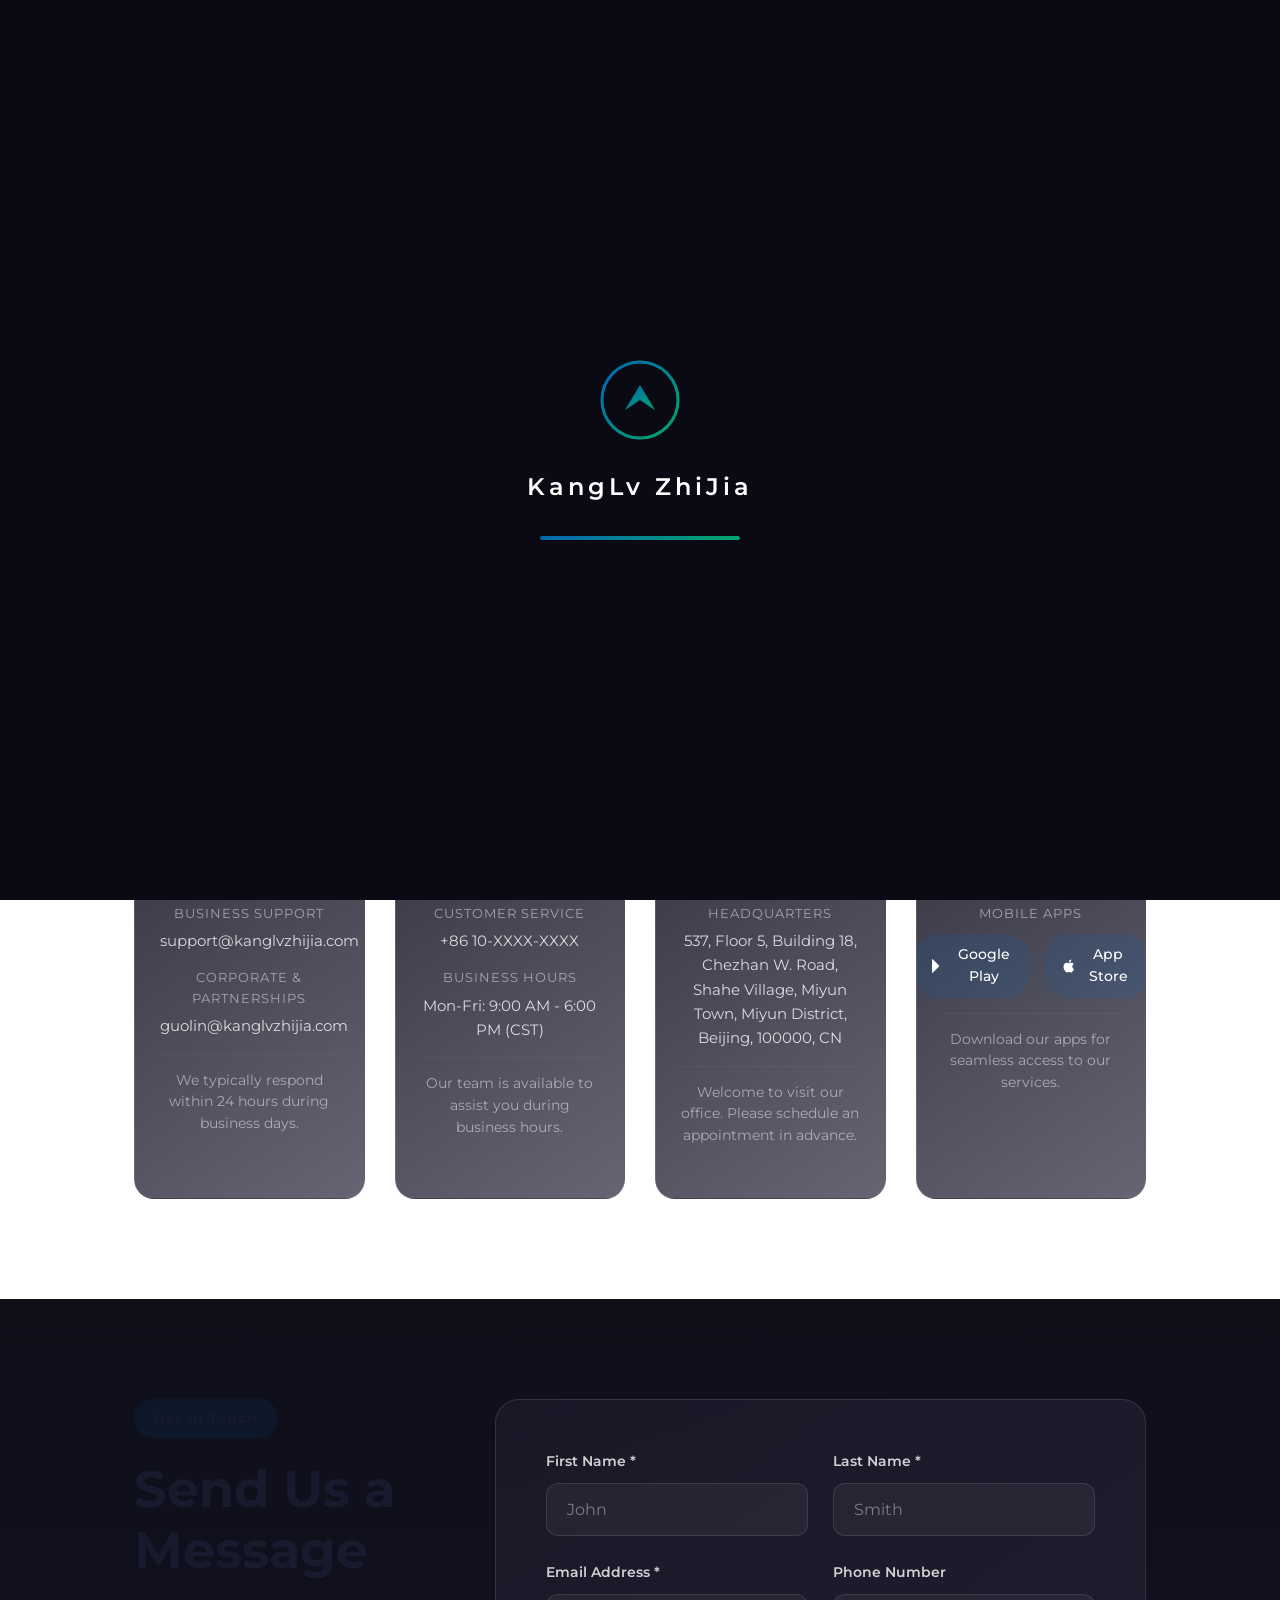
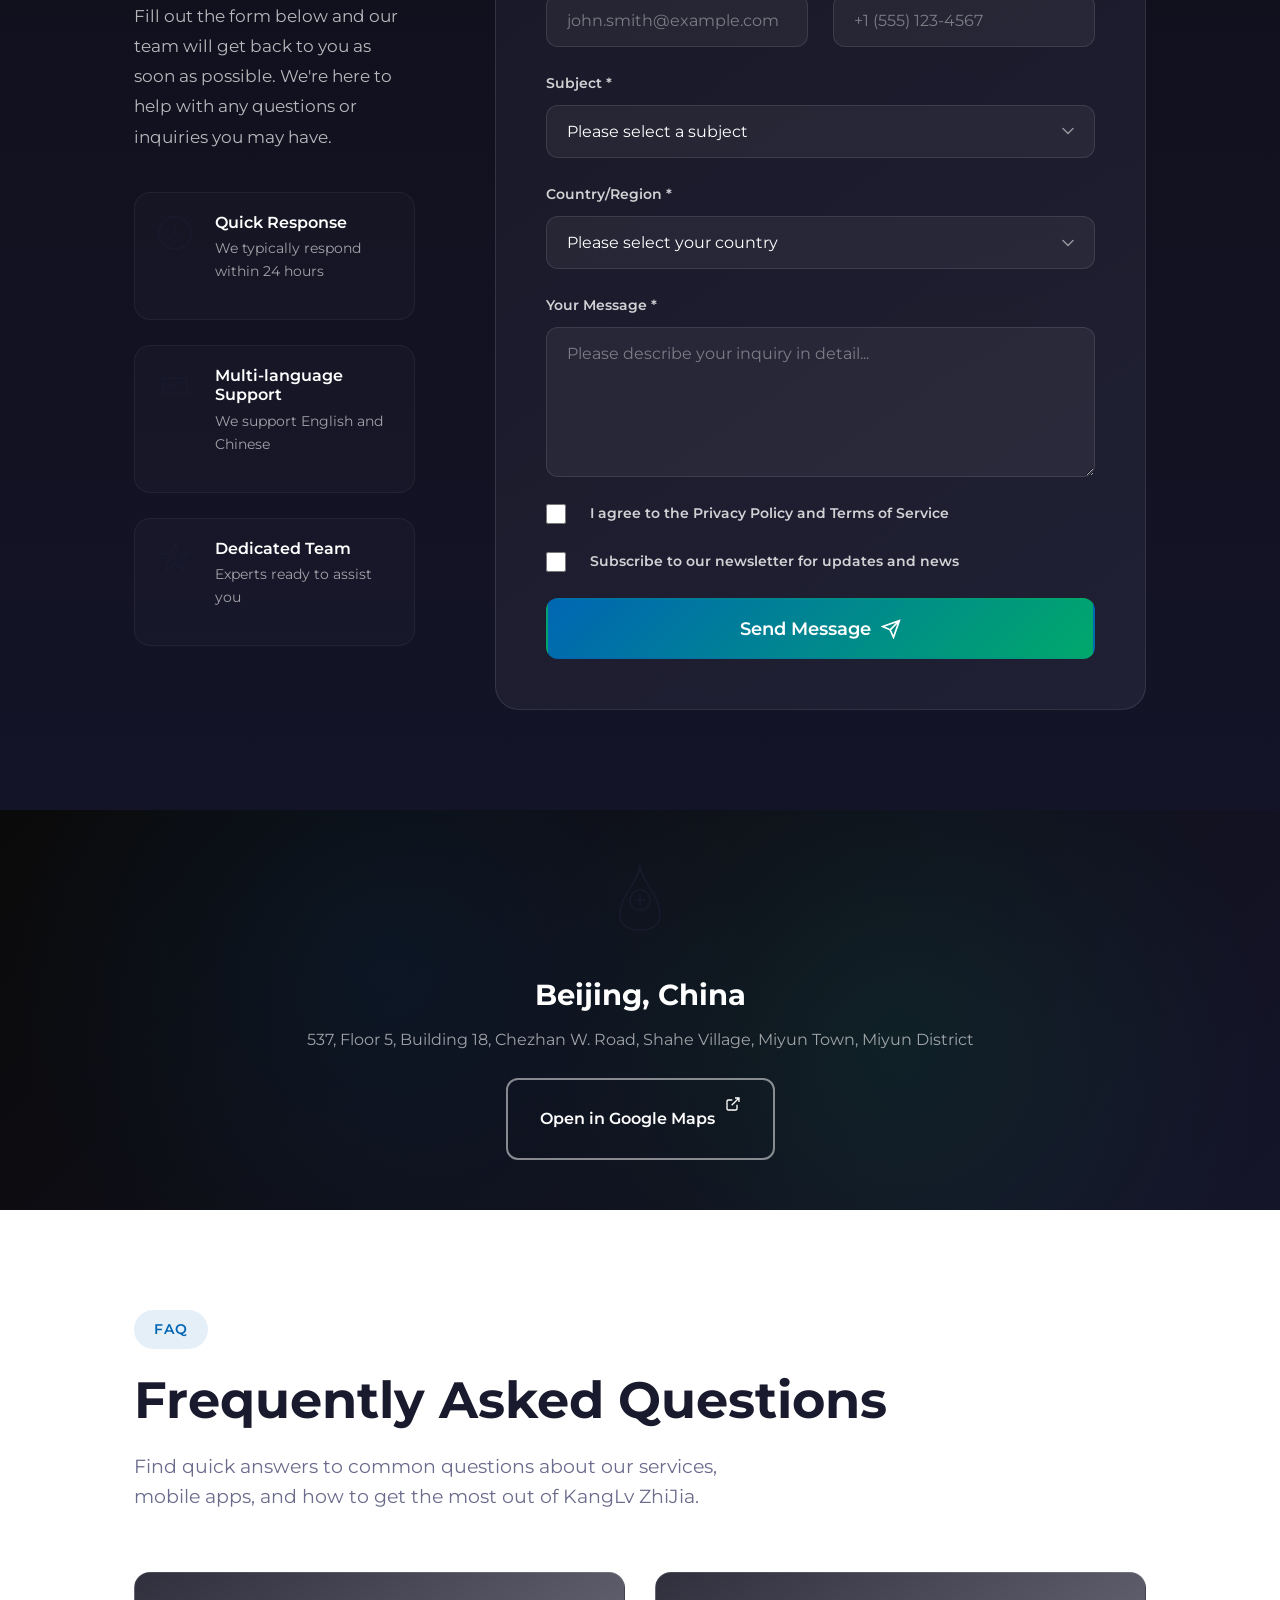
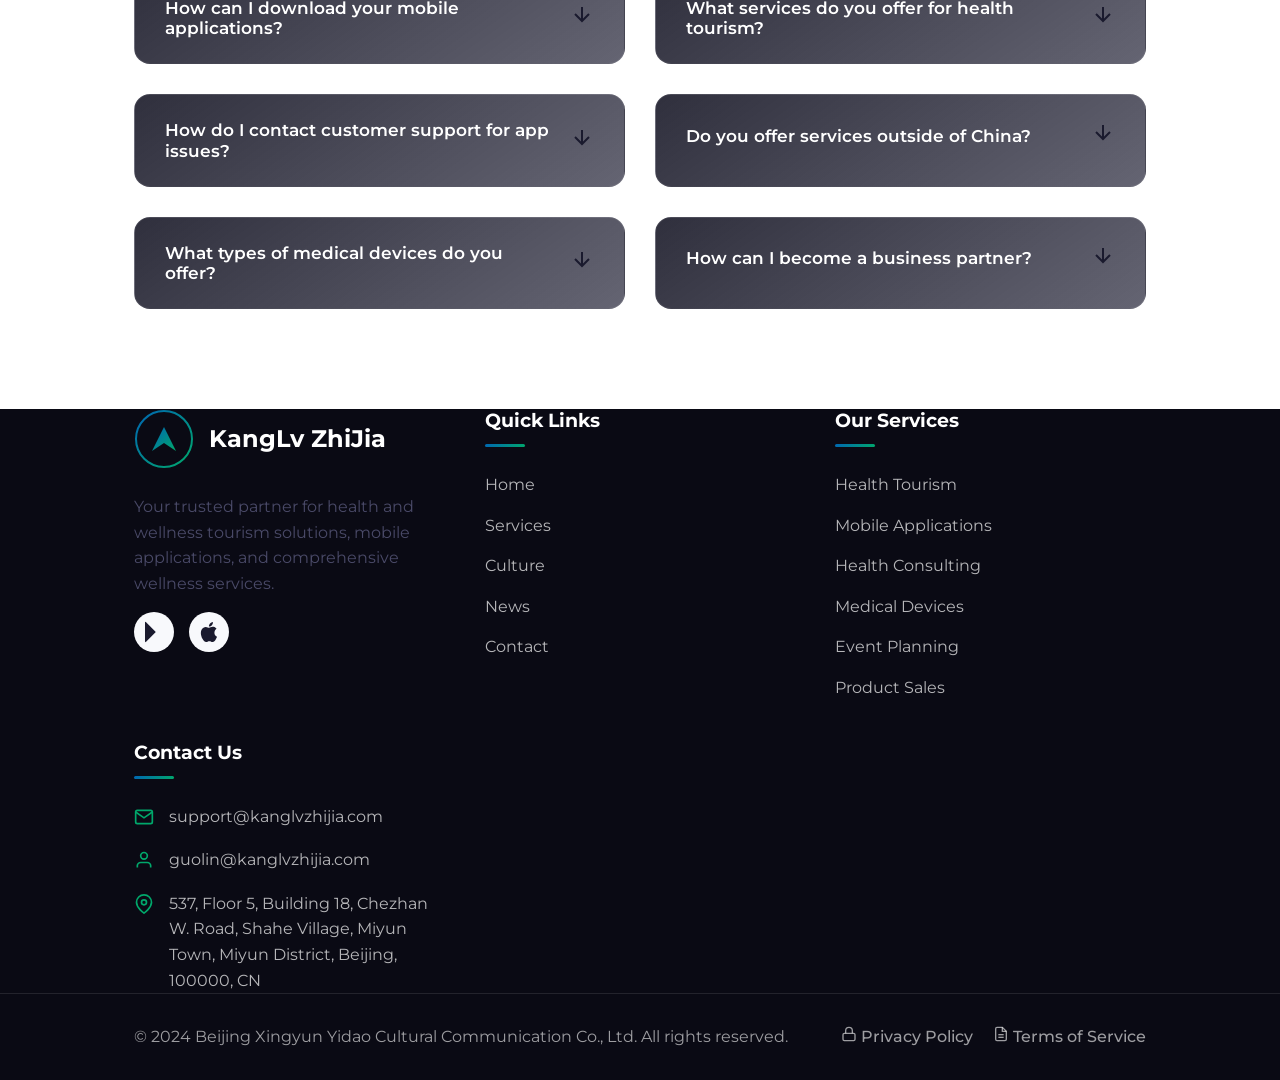
<file: contact.html>
<!DOCTYPE html>
<html lang="en">
<head>
    <meta charset="UTF-8">
    <meta name="viewport" content="width=device-width, initial-scale=1.0">
    <meta name="description" content="Contact KangLv ZhiJia - Get in touch with our team for health tourism inquiries, mobile app support, business partnerships, and general questions.">
    <meta name="keywords" content="contact, get in touch, health tourism inquiry, customer support, business partnership, company contact">
    <meta name="author" content="Beijing Xingyun Yidao Cultural Communication Co., Ltd.">
    <meta name="robots" content="index, follow">
    <meta property="og:title" content="Contact Us - KangLv ZhiJia | Get In Touch">
    <meta property="og:description" content="Get in touch with our team for health tourism inquiries, mobile app support, business partnerships, and general questions.">
    <meta property="og:type" content="website">
    <meta property="og:url" content="https://kanglvzhijia.com/contact.html">
    <meta property="og:image" content="images/logo.svg">
    <meta name="twitter:card" content="summary_large_image">
    <link rel="canonical" href="https://kanglvzhijia.com/contact.html">
    <title>Contact Us - KangLv ZhiJia | Get In Touch</title>
    
    <!-- Preload Critical Resources -->
    <link rel="preconnect" href="https://fonts.googleapis.com">
    <link rel="preconnect" href="https://fonts.gstatic.com" crossorigin>
    <link href="https://fonts.googleapis.com/css2?family=Montserrat:wght@300;400;500;600;700;800&family=Playfair+Display:wght@400;500;600;700&display=swap" rel="stylesheet">
    
    <link rel="stylesheet" href="css/style.css">
    <link rel="stylesheet" href="css/animations.css">
    <link rel="stylesheet" href="css/responsive.css">
    <link rel="stylesheet" href="css/contact.css">
    
    <!-- Schema.org Structured Data -->
    <script type="application/ld+json">
    {
        "@context": "https://schema.org",
        "@type": "ContactPage",
        "mainEntity": {
            "@type": "Organization",
            "name": "Beijing Xingyun Yidao Cultural Communication Co., Ltd.",
            "alternateName": "KangLv ZhiJia",
            "url": "https://kanglvzhijia.com",
            "logo": "https://kanglvzhijia.com/images/logo.svg",
            "contactPoint": [
                {
                    "@type": "ContactPoint",
                    "email": "support@kanglvzhijia.com",
                    "contactType": "customer service",
                    "availableLanguage": ["English", "Chinese"]
                },
                {
                    "@type": "ContactPoint",
                    "email": "guolin@kanglvzhijia.com",
                    "contactType": "sales",
                    "availableLanguage": ["English", "Chinese"]
                }
            ],
            "address": {
                "@type": "PostalAddress",
                "streetAddress": "537, Floor 5, Building 18, Chezhan W. Road, Shahe Village, Miyun Town, Miyun District",
                "addressLocality": "Beijing",
                "postalCode": "100000",
                "addressCountry": "CN"
            }
        }
    }
    </script>
</head>
<body>
    <!-- Preloader -->
    <div class="preloader" id="preloader">
        <div class="preloader-content">
            <div class="preloader-logo">
                <svg width="80" height="80" viewBox="0 0 80 80" fill="none">
                    <circle cx="40" cy="40" r="38" stroke="url(#preloaderGradient)" stroke-width="3" fill="none" class="preloader-circle"/>
                    <path d="M25 50 L40 25 L55 50 L40 40 Z" fill="url(#preloaderGradient)"/>
                    <defs>
                        <linearGradient id="preloaderGradient" x1="0%" y1="0%" x2="100%" y2="100%">
                            <stop offset="0%" stop-color="#0066B3"/>
                            <stop offset="100%" stop-color="#00A86B"/>
                        </linearGradient>
                    </defs>
                </svg>
            </div>
            <div class="preloader-text">KangLv ZhiJia</div>
            <div class="preloader-bar">
                <div class="preloader-progress"></div>
            </div>
        </div>
    </div>

    <!-- Header -->
    <header class="header" id="header">
        <nav class="nav container">
            <a href="index.html" class="nav-logo">
                <svg class="logo-svg" width="50" height="50" viewBox="0 0 50 50" fill="none">
                    <circle cx="25" cy="25" r="23" stroke="url(#logoGradient)" stroke-width="2" fill="none"/>
                    <path d="M15 35 L25 15 L35 35 L25 28 Z" fill="url(#logoGradient)"/>
                    <defs>
                        <linearGradient id="logoGradient" x1="0%" y1="0%" x2="100%" y2="100%">
                            <stop offset="0%" stop-color="#0066B3"/>
                            <stop offset="100%" stop-color="#00A86B"/>
                        </linearGradient>
                    </defs>
                </svg>
                <span class="logo-text">KangLv ZhiJia</span>
            </a>
            <div class="nav-menu" id="nav-menu">
                <ul class="nav-list">
                    <li class="nav-item"><a href="index.html" class="nav-link">Home</a></li>
                    <li class="nav-item"><a href="services.html" class="nav-link">Services</a></li>
                    <li class="nav-item"><a href="culture.html" class="nav-link">Culture</a></li>
                    <li class="nav-item"><a href="news.html" class="nav-link">News</a></li>
                    <li class="nav-item"><a href="contact.html" class="nav-link active">Contact</a></li>
                </ul>
                <button class="nav-close" id="nav-close">
                    <svg width="24" height="24" viewBox="0 0 24 24" fill="none" stroke="currentColor" stroke-width="2">
                        <path d="M18 6L6 18M6 6l12 12"/>
                    </svg>
                </button>
            </div>
            <div class="nav-toggle" id="nav-toggle">
                <svg width="24" height="24" viewBox="0 0 24 24" fill="none" stroke="currentColor" stroke-width="2">
                    <path d="M4 6h16M4 12h16M4 18h16"/>
                </svg>
            </div>
        </nav>
    </header>

    <!-- Hero Section -->
    <section class="hero contact-hero">
        <div class="hero-bg">
            <div class="hero-particles" id="hero-particles"></div>
            <div class="hero-gradient"></div>
        </div>
        <div class="container">
            <div class="hero-content">
                <div class="hero-badge animate-fade-in-down">
                    <svg width="20" height="20" viewBox="0 0 24 24" fill="currentColor">
                        <path d="M21 15a2 2 0 01-2 2H7l-4 4V5a2 2 0 012-2h14a2 2 0 012 2z"/>
                    </svg>
                    <span>Contact Us</span>
                </div>
                <h1 class="hero-title animate-fade-in-up">
                    <span class="hero-title-line">Let's Start a</span>
                    <span class="hero-title-line highlight">Conversation</span>
                </h1>
                <p class="hero-subtitle animate-fade-in-up delay-1">
                    We'd love to hear from you. Whether you have questions about our services, 
                    need support with our mobile apps, or want to explore partnership opportunities, 
                    our team is here to help.
                </p>
                <div class="hero-cta animate-fade-in-up delay-2">
                    <a href="#contact-form" class="btn btn-primary btn-lg">
                        <span>Send Us a Message</span>
                        <svg width="20" height="20" viewBox="0 0 24 24" fill="none" stroke="currentColor" stroke-width="2">
                            <path d="M5 12h14M12 5l7 7-7 7"/>
                        </svg>
                    </a>
                </div>
            </div>
        </div>
        <div class="hero-scroll-indicator">
            <div class="scroll-line"></div>
            <span>Scroll to Explore</span>
        </div>
    </section>

    <!-- Contact Info Section -->
    <section class="contact-info-section section">
        <div class="container">
            <div class="contact-info-grid">
                <div class="contact-card animate-on-scroll" data-delay="0">
                    <div class="contact-card-icon">
                        <svg width="60" height="60" viewBox="0 0 60 60" fill="none" stroke="currentColor" stroke-width="1.5">
                            <rect x="10" y="12" width="40" height="36" rx="4"/>
                            <path d="M10 20l20 13 20-13"/>
                        </svg>
                    </div>
                    <h3>Email Us</h3>
                    <div class="contact-detail">
                        <span class="contact-label">Business Support</span>
                        <a href="mailto:support@kanglvzhijia.com" class="contact-value">support@kanglvzhijia.com</a>
                    </div>
                    <div class="contact-detail">
                        <span class="contact-label">Corporate & Partnerships</span>
                        <a href="mailto:guolin@kanglvzhijia.com" class="contact-value">guolin@kanglvzhijia.com</a>
                    </div>
                    <p class="contact-note">We typically respond within 24 hours during business days.</p>
                </div>

                <div class="contact-card animate-on-scroll" data-delay="100">
                    <div class="contact-card-icon">
                        <svg width="60" height="60" viewBox="0 0 60 60" fill="none" stroke="currentColor" stroke-width="1.5">
                            <circle cx="30" cy="25" r="15"/>
                            <path d="M15 50c0-8 7-15 15-15s15 7 15 15"/>
                            <path d="M30 10v-5M42 25h5M30 40v5"/>
                        </svg>
                    </div>
                    <h3>Call Us</h3>
                    <div class="contact-detail">
                        <span class="contact-label">Customer Service</span>
                        <span class="contact-value">+86 10-XXXX-XXXX</span>
                    </div>
                    <div class="contact-detail">
                        <span class="contact-label">Business Hours</span>
                        <span class="contact-value">Mon-Fri: 9:00 AM - 6:00 PM (CST)</span>
                    </div>
                    <p class="contact-note">Our team is available to assist you during business hours.</p>
                </div>

                <div class="contact-card animate-on-scroll" data-delay="200">
                    <div class="contact-card-icon">
                        <svg width="60" height="60" viewBox="0 0 60 60" fill="none" stroke="currentColor" stroke-width="1.5">
                            <path d="M30 5c0 15-15 20-15 30 0 6 4 10 15 10s15-4 15-10c0-10-15-15-15-30z"/>
                            <circle cx="30" cy="30" r="8"/>
                            <path d="M30 25v10M25 30h10"/>
                        </svg>
                    </div>
                    <h3>Visit Us</h3>
                    <div class="contact-detail">
                        <span class="contact-label">Headquarters</span>
                        <span class="contact-value">537, Floor 5, Building 18, Chezhan W. Road, Shahe Village, Miyun Town, Miyun District, Beijing, 100000, CN</span>
                    </div>
                    <p class="contact-note">Welcome to visit our office. Please schedule an appointment in advance.</p>
                </div>

                <div class="contact-card animate-on-scroll" data-delay="300">
                    <div class="contact-card-icon">
                        <svg width="60" height="60" viewBox="0 0 60 60" fill="none" stroke="currentColor" stroke-width="1.5">
                            <rect x="8" y="8" width="44" height="44" rx="6"/>
                            <circle cx="20" cy="22" r="6"/>
                            <circle cx="40" cy="22" r="6"/>
                            <circle cx="20" cy="38" r="6"/>
                            <circle cx="40" cy="38" r="6"/>
                            <path d="M26 22h8M26 38h8M20 28v6M40 28v6"/>
                        </svg>
                    </div>
                    <h3>Connect Online</h3>
                    <div class="contact-detail">
                        <span class="contact-label">Mobile Apps</span>
                        <div class="app-links">
                            <a href="#" class="app-link" aria-label="Google Play">
                                <svg width="24" height="24" viewBox="0 0 24 24" fill="currentColor">
                                    <path d="M3.609 1.814L13.792 12 3.61 22.186a.996.996 0 01-.61-.92V2.734a1 1 0 01.609-.92z"/>
                                </svg>
                                Google Play
                            </a>
                            <a href="#" class="app-link" aria-label="App Store">
                                <svg width="24" height="24" viewBox="0 0 24 24" fill="currentColor">
                                    <path d="M18.71 19.5c-.83 1.24-1.71 2.45-3.05 2.47-1.34.03-1.77-.79-3.29-.79-1.53 0-2 .77-3.27.82-1.31.05-2.3-1.32-3.14-2.53C4.25 17 2.94 12.45 4.7 9.39c.87-1.52 2.43-2.48 4.12-2.51 1.28-.02 2.5.87 3.29.87.78 0 2.26-1.07 3.81-.91.65.03 2.47.26 3.64 1.98-.09.06-2.17 1.28-2.15 3.81.03 3.02 2.65 4.03 2.68 4.04M13 3.5c.73-.83 1.94-1.46 2.94-1.5.13 1.17-.34 2.35-1.04 3.19-.69.85-1.83 1.51-2.95 1.42-.15-1.15.41-2.35 1.05-3.11z"/>
                                </svg>
                                App Store
                            </a>
                        </div>
                    </div>
                    <p class="contact-note">Download our apps for seamless access to our services.</p>
                </div>
            </div>
        </div>
    </section>

    <!-- Contact Form Section -->
    <section class="contact-form-section section alt-bg" id="contact-form">
        <div class="container">
            <div class="form-grid">
                <div class="form-content animate-on-scroll">
                    <span class="section-tag">Get In Touch</span>
                    <h2 class="section-title">
                        Send Us a <span>Message</span>
                    </h2>
                    <p class="form-description">
                        Fill out the form below and our team will get back to you as soon as possible. 
                        We're here to help with any questions or inquiries you may have.
                    </p>
                    
                    <div class="form-features">
                        <div class="form-feature">
                            <div class="form-feature-icon">
                                <svg width="40" height="40" viewBox="0 0 40 40" fill="none" stroke="currentColor" stroke-width="1.5">
                                    <circle cx="20" cy="20" r="16"/>
                                    <path d="M20 12v8l6 4"/>
                                </svg>
                            </div>
                            <div class="form-feature-text">
                                <h4>Quick Response</h4>
                                <p>We typically respond within 24 hours</p>
                            </div>
                        </div>
                        
                        <div class="form-feature">
                            <div class="form-feature-icon">
                                <svg width="40" height="40" viewBox="0 0 40 40" fill="none" stroke="currentColor" stroke-width="1.5">
                                    <rect x="8" y="12" width="24" height="16" rx="2"/>
                                    <path d="M8 16l8 6 8-6"/>
                                </svg>
                            </div>
                            <div class="form-feature-text">
                                <h4>Multi-language Support</h4>
                                <p>We support English and Chinese</p>
                            </div>
                        </div>
                        
                        <div class="form-feature">
                            <div class="form-feature-icon">
                                <svg width="40" height="40" viewBox="0 0 40 40" fill="none" stroke="currentColor" stroke-width="1.5">
                                    <path d="M20 5l4 10h10l-8 6 3 10-9-6-9 6 3-10-8-6h10z"/>
                                </svg>
                            </div>
                            <div class="form-feature-text">
                                <h4>Dedicated Team</h4>
                                <p>Experts ready to assist you</p>
                            </div>
                        </div>
                    </div>
                </div>
                
                <div class="form-wrapper animate-on-scroll" data-delay="150">
                    <form class="contact-form" id="contactForm" action="#" method="post">
                        <div class="form-row">
                            <div class="form-group">
                                <label for="firstName">First Name *</label>
                                <input type="text" id="firstName" name="firstName" required placeholder="John">
                            </div>
                            <div class="form-group">
                                <label for="lastName">Last Name *</label>
                                <input type="text" id="lastName" name="lastName" required placeholder="Smith">
                            </div>
                        </div>
                        
                        <div class="form-row">
                            <div class="form-group">
                                <label for="email">Email Address *</label>
                                <input type="email" id="email" name="email" required placeholder="john.smith@example.com">
                            </div>
                            <div class="form-group">
                                <label for="phone">Phone Number</label>
                                <input type="tel" id="phone" name="phone" placeholder="+1 (555) 123-4567">
                            </div>
                        </div>
                        
                        <div class="form-group">
                            <label for="subject">Subject *</label>
                            <select id="subject" name="subject" required>
                                <option value="">Please select a subject</option>
                                <option value="general">General Inquiry</option>
                                <option value="health-tourism">Health Tourism Services</option>
                                <option value="mobile-apps">Mobile App Support</option>
                                <option value="health-consulting">Health Consulting</option>
                                <option value="medical-devices">Medical Devices</option>
                                <option value="event-planning">Event Planning</option>
                                <option value="product-sales">Product Sales</option>
                                <option value="partnership">Business Partnership</option>
                                <option value="feedback">Feedback & Suggestions</option>
                                <option value="other">Other</option>
                            </select>
                        </div>
                        
                        <div class="form-group">
                            <label for="country">Country/Region *</label>
                            <select id="country" name="country" required>
                                <option value="">Please select your country</option>
                                <option value="US">United States</option>
                                <option value="GB">United Kingdom</option>
                                <option value="CA">Canada</option>
                                <option value="AU">Australia</option>
                                <option value="DE">Germany</option>
                                <option value="FR">France</option>
                                <option value="JP">Japan</option>
                                <option value="KR">South Korea</option>
                                <option value="CN">China</option>
                                <option value="SG">Singapore</option>
                                <option value="MY">Malaysia</option>
                                <option value="TH">Thailand</option>
                                <option value="OTHER">Other</option>
                            </select>
                        </div>
                        
                        <div class="form-group">
                            <label for="message">Your Message *</label>
                            <textarea id="message" name="message" rows="6" required placeholder="Please describe your inquiry in detail..."></textarea>
                        </div>
                        
                        <div class="form-group checkbox-group">
                            <label class="checkbox-label">
                                <input type="checkbox" name="privacy" required>
                                <span class="checkmark"></span>
                                <span>I agree to the <a href="privacy-policy.html">Privacy Policy</a> and <a href="terms-of-service.html">Terms of Service</a></span>
                            </label>
                        </div>
                        
                        <div class="form-group checkbox-group">
                            <label class="checkbox-label">
                                <input type="checkbox" name="newsletter">
                                <span class="checkmark"></span>
                                <span>Subscribe to our newsletter for updates and news</span>
                            </label>
                        </div>
                        
                        <button type="submit" class="btn btn-primary btn-lg btn-block">
                            <span>Send Message</span>
                            <svg width="20" height="20" viewBox="0 0 24 24" fill="none" stroke="currentColor" stroke-width="2">
                                <path d="M22 2L11 13M22 2l-7 20-4-9-9-4 20-7z"/>
                            </svg>
                        </button>
                    </form>
                </div>
            </div>
        </div>
    </section>

    <!-- Map Section -->
    <section class="map-section">
        <div class="map-container">
            <div class="map-placeholder">
                <div class="map-content">
                    <svg width="80" height="80" viewBox="0 0 80 80" fill="none" stroke="currentColor" stroke-width="1.5">
                        <path d="M40 5c0 15-20 30-20 50 0 10 8 15 20 15s20-5 20-15c0-20-20-35-20-50z"/>
                        <circle cx="40" cy="40" r="10"/>
                        <path d="M40 35v10M35 40h10"/>
                    </svg>
                    <h3>Beijing, China</h3>
                    <p>537, Floor 5, Building 18, Chezhan W. Road, Shahe Village, Miyun Town, Miyun District</p>
                    <a href="https://maps.google.com/?q=Miyun+District,+Beijing,+China" target="_blank" rel="noopener noreferrer" class="btn btn-outline">
                        <span>Open in Google Maps</span>
                        <svg width="16" height="16" viewBox="0 0 24 24" fill="none" stroke="currentColor" stroke-width="2">
                            <path d="M18 13v6a2 2 0 01-2 2H5a2 2 0 01-2-2V8a2 2 0 012-2h6M15 3h6v6M10 14L21 3"/>
                        </svg>
                    </a>
                </div>
            </div>
        </div>
    </section>

    <!-- FAQ Section -->
    <section class="faq-section section">
        <div class="container">
            <div class="section-header">
                <span class="section-tag animate-on-scroll">FAQ</span>
                <h2 class="section-title animate-on-scroll">
                    Frequently Asked <span>Questions</span>
                </h2>
                <p class="section-subtitle animate-on-scroll">
                    Find quick answers to common questions about our services, mobile apps, 
                    and how to get the most out of KangLv ZhiJia.
                </p>
            </div>
            
            <div class="faq-grid">
                <div class="faq-item animate-on-scroll" data-delay="0">
                    <div class="faq-question">
                        <h3>How can I download your mobile applications?</h3>
                        <div class="faq-icon">
                            <svg width="24" height="24" viewBox="0 0 24 24" fill="none" stroke="currentColor" stroke-width="2">
                                <path d="M12 5v14M19 12l-7 7-7-7"/>
                            </svg>
                        </div>
                    </div>
                    <div class="faq-answer">
                        <p>You can download our mobile applications from both Google Play Store (for Android devices) and Apple App Store (for iOS devices). Simply search for "KangLv ZhiJia" or click on the app store badges on our website.</p>
                    </div>
                </div>

                <div class="faq-item animate-on-scroll" data-delay="100">
                    <div class="faq-question">
                        <h3>What services do you offer for health tourism?</h3>
                        <div class="faq-icon">
                            <svg width="24" height="24" viewBox="0 0 24 24" fill="none" stroke="currentColor" stroke-width="2">
                                <path d="M12 5v14M19 12l-7 7-7-7"/>
                            </svg>
                        </div>
                    </div>
                    <div class="faq-answer">
                        <p>We offer comprehensive health tourism services including travel arrangements, accommodation booking, health consultation, wellness programs, and therapeutic experiences. Our services are designed to combine health monitoring with relaxing travel experiences.</p>
                    </div>
                </div>

                <div class="faq-item animate-on-scroll" data-delay="200">
                    <div class="faq-question">
                        <h3>How do I contact customer support for app issues?</h3>
                        <div class="faq-icon">
                            <svg width="24" height="24" viewBox="0 0 24 24" fill="none" stroke="currentColor" stroke-width="2">
                                <path d="M12 5v14M19 12l-7 7-7-7"/>
                            </svg>
                        </div>
                    </div>
                    <div class="faq-answer">
                        <p>For any issues with our mobile applications, please email us at support@kanglvzhijia.com with details about the problem you're experiencing. Our technical support team will assist you within 24 hours.</p>
                    </div>
                </div>

                <div class="faq-item animate-on-scroll" data-delay="300">
                    <div class="faq-question">
                        <h3>Do you offer services outside of China?</h3>
                        <div class="faq-icon">
                            <svg width="24" height="24" viewBox="0 0 24 24" fill="none" stroke="currentColor" stroke-width="2">
                                <path d="M12 5v14M19 12l-7 7-7-7"/>
                            </svg>
                        </div>
                    </div>
                    <div class="faq-answer">
                        <p>Yes, we serve customers globally. Our mobile applications are available worldwide, and we partner with wellness facilities across multiple countries. Please contact us to discuss your specific needs.</p>
                    </div>
                </div>

                <div class="faq-item animate-on-scroll" data-delay="400">
                    <div class="faq-question">
                        <h3>What types of medical devices do you offer?</h3>
                        <div class="faq-icon">
                            <svg width="24" height="24" viewBox="0 0 24 24" fill="none" stroke="currentColor" stroke-width="2">
                                <path d="M12 5v14M19 12l-7 7-7-7"/>
                            </svg>
                        </div>
                    </div>
                    <div class="faq-answer">
                        <p>We offer a range of medical devices including Class I (ready-to-ship) and Class II (filing required) products. These include diagnostic equipment, health monitoring devices, and wellness-related medical instruments.</p>
                    </div>
                </div>

                <div class="faq-item animate-on-scroll" data-delay="500">
                    <div class="faq-question">
                        <h3>How can I become a business partner?</h3>
                        <div class="faq-icon">
                            <svg width="24" height="24" viewBox="0 0 24 24" fill="none" stroke="currentColor" stroke-width="2">
                                <path d="M12 5v14M19 12l-7 7-7-7"/>
                            </svg>
                        </div>
                    </div>
                    <div class="faq-answer">
                        <p>We welcome partnership inquiries from businesses in the health, wellness, tourism, and technology sectors. Please reach out to guolin@kanglvzhijia.com with your partnership proposal and company information.</p>
                    </div>
                </div>
            </div>
        </div>
    </section>

    <!-- Footer -->
    <footer class="footer">
        <div class="footer-top">
            <div class="container">
                <div class="footer-grid">
                    <div class="footer-column footer-brand">
                        <a href="index.html" class="footer-logo">
                            <svg class="footer-logo-svg" width="60" height="60" viewBox="0 0 60 60" fill="none">
                                <circle cx="30" cy="30" r="28" stroke="url(#footerLogoGradient)" stroke-width="2" fill="none"/>
                                <path d="M18 42 L30 18 L42 42 L30 34 Z" fill="url(#footerLogoGradient)"/>
                                <defs>
                                    <linearGradient id="footerLogoGradient" x1="0%" y1="0%" x2="100%" y2="100%">
                                        <stop offset="0%" stop-color="#0066B3"/>
                                        <stop offset="100%" stop-color="#00A86B"/>
                                    </linearGradient>
                                </defs>
                            </svg>
                            <span>KangLv ZhiJia</span>
                        </a>
                        <p class="footer-desc">
                            Your trusted partner for health and wellness tourism solutions, mobile applications, 
                            and comprehensive wellness services.
                        </p>
                        <div class="footer-social">
                            <a href="#" class="social-link" aria-label="Google Play">
                                <svg width="24" height="24" viewBox="0 0 24 24" fill="currentColor">
                                    <path d="M3.609 1.814L13.792 12 3.61 22.186a.996.996 0 01-.61-.92V2.734a1 1 0 01.609-.92z"/>
                                </svg>
                            </a>
                            <a href="#" class="social-link" aria-label="App Store">
                                <svg width="24" height="24" viewBox="0 0 24 24" fill="currentColor">
                                    <path d="M18.71 19.5c-.83 1.24-1.71 2.45-3.05 2.47-1.34.03-1.77-.79-3.29-.79-1.53 0-2 .77-3.27.82-1.31.05-2.3-1.32-3.14-2.53C4.25 17 2.94 12.45 4.7 9.39c.87-1.52 2.43-2.48 4.12-2.51 1.28-.02 2.5.87 3.29.87.78 0 2.26-1.07 3.81-.91.65.03 2.47.26 3.64 1.98-.09.06-2.17 1.28-2.15 3.81.03 3.02 2.65 4.03 2.68 4.04M13 3.5c.73-.83 1.94-1.46 2.94-1.5.13 1.17-.34 2.35-1.04 3.19-.69.85-1.83 1.51-2.95 1.42-.15-1.15.41-2.35 1.05-3.11z"/>
                                </svg>
                            </a>
                        </div>
                    </div>
                    <div class="footer-column">
                        <h4>Quick Links</h4>
                        <ul class="footer-links">
                            <li><a href="index.html">Home</a></li>
                            <li><a href="services.html">Services</a></li>
                            <li><a href="culture.html">Culture</a></li>
                            <li><a href="news.html">News</a></li>
                            <li><a href="contact.html">Contact</a></li>
                        </ul>
                    </div>
                    <div class="footer-column">
                        <h4>Our Services</h4>
                        <ul class="footer-links">
                            <li><a href="services.html#tourism">Health Tourism</a></li>
                            <li><a href="services.html#apps">Mobile Applications</a></li>
                            <li><a href="services.html#health">Health Consulting</a></li>
                            <li><a href="services.html#medical">Medical Devices</a></li>
                            <li><a href="services.html#events">Event Planning</a></li>
                            <li><a href="services.html#products">Product Sales</a></li>
                        </ul>
                    </div>
                    <div class="footer-column">
                        <h4>Contact Us</h4>
                        <ul class="footer-contact">
                            <li>
                                <svg width="20" height="20" viewBox="0 0 24 24" fill="none" stroke="currentColor" stroke-width="2">
                                    <path d="M4 4h16c1.1 0 2 .9 2 2v12c0 1.1-.9 2-2 2H4c-1.1 0-2-.9-2-2V6c0-1.1.9-2 2-2z"/>
                                    <polyline points="22,6 12,13 2,6"/>
                                </svg>
                                <span>support@kanglvzhijia.com</span>
                            </li>
                            <li>
                                <svg width="20" height="20" viewBox="0 0 24 24" fill="none" stroke="currentColor" stroke-width="2">
                                    <path d="M20 21v-2a4 4 0 00-4-4H8a4 4 0 00-4 4v2"/>
                                    <circle cx="12" cy="7" r="4"/>
                                </svg>
                                <span>guolin@kanglvzhijia.com</span>
                            </li>
                            <li>
                                <svg width="20" height="20" viewBox="0 0 24 24" fill="none" stroke="currentColor" stroke-width="2">
                                    <path d="M21 10c0 7-9 13-9 13s-9-6-9-13a9 9 0 0118 0z"/>
                                    <circle cx="12" cy="10" r="3"/>
                                </svg>
                                <span>537, Floor 5, Building 18, Chezhan W. Road, Shahe Village, Miyun Town, Miyun District, Beijing, 100000, CN</span>
                            </li>
                        </ul>
                    </div>
                </div>
            </div>
        </div>
        <div class="footer-bottom">
            <div class="container">
                <div class="footer-bottom-content">
                    <p>&copy; 2024 Beijing Xingyun Yidao Cultural Communication Co., Ltd. All rights reserved.</p>
                    <div class="footer-legal">
                        <a href="privacy-policy.html">
                            <svg width="16" height="16" viewBox="0 0 24 24" fill="none" stroke="currentColor" stroke-width="2">
                                <rect x="3" y="11" width="18" height="11" rx="2"/>
                                <path d="M7 11V7a5 5 0 0110 0v4"/>
                            </svg>
                            Privacy Policy
                        </a>
                        <a href="terms-of-service.html">
                            <svg width="16" height="16" viewBox="0 0 24 24" fill="none" stroke="currentColor" stroke-width="2">
                                <path d="M14 2H6a2 2 0 00-2 2v16a2 2 0 002 2h12a2 2 0 002-2V8z"/>
                                <polyline points="14 2 14 8 20 8"/>
                                <line x1="16" y1="13" x2="8" y2="13"/>
                                <line x1="16" y1="17" x2="8" y2="17"/>
                            </svg>
                            Terms of Service
                        </a>
                    </div>
                </div>
            </div>
        </div>
    </footer>

    <script src="js/main.js"></script>
</body>
</html>
</file>
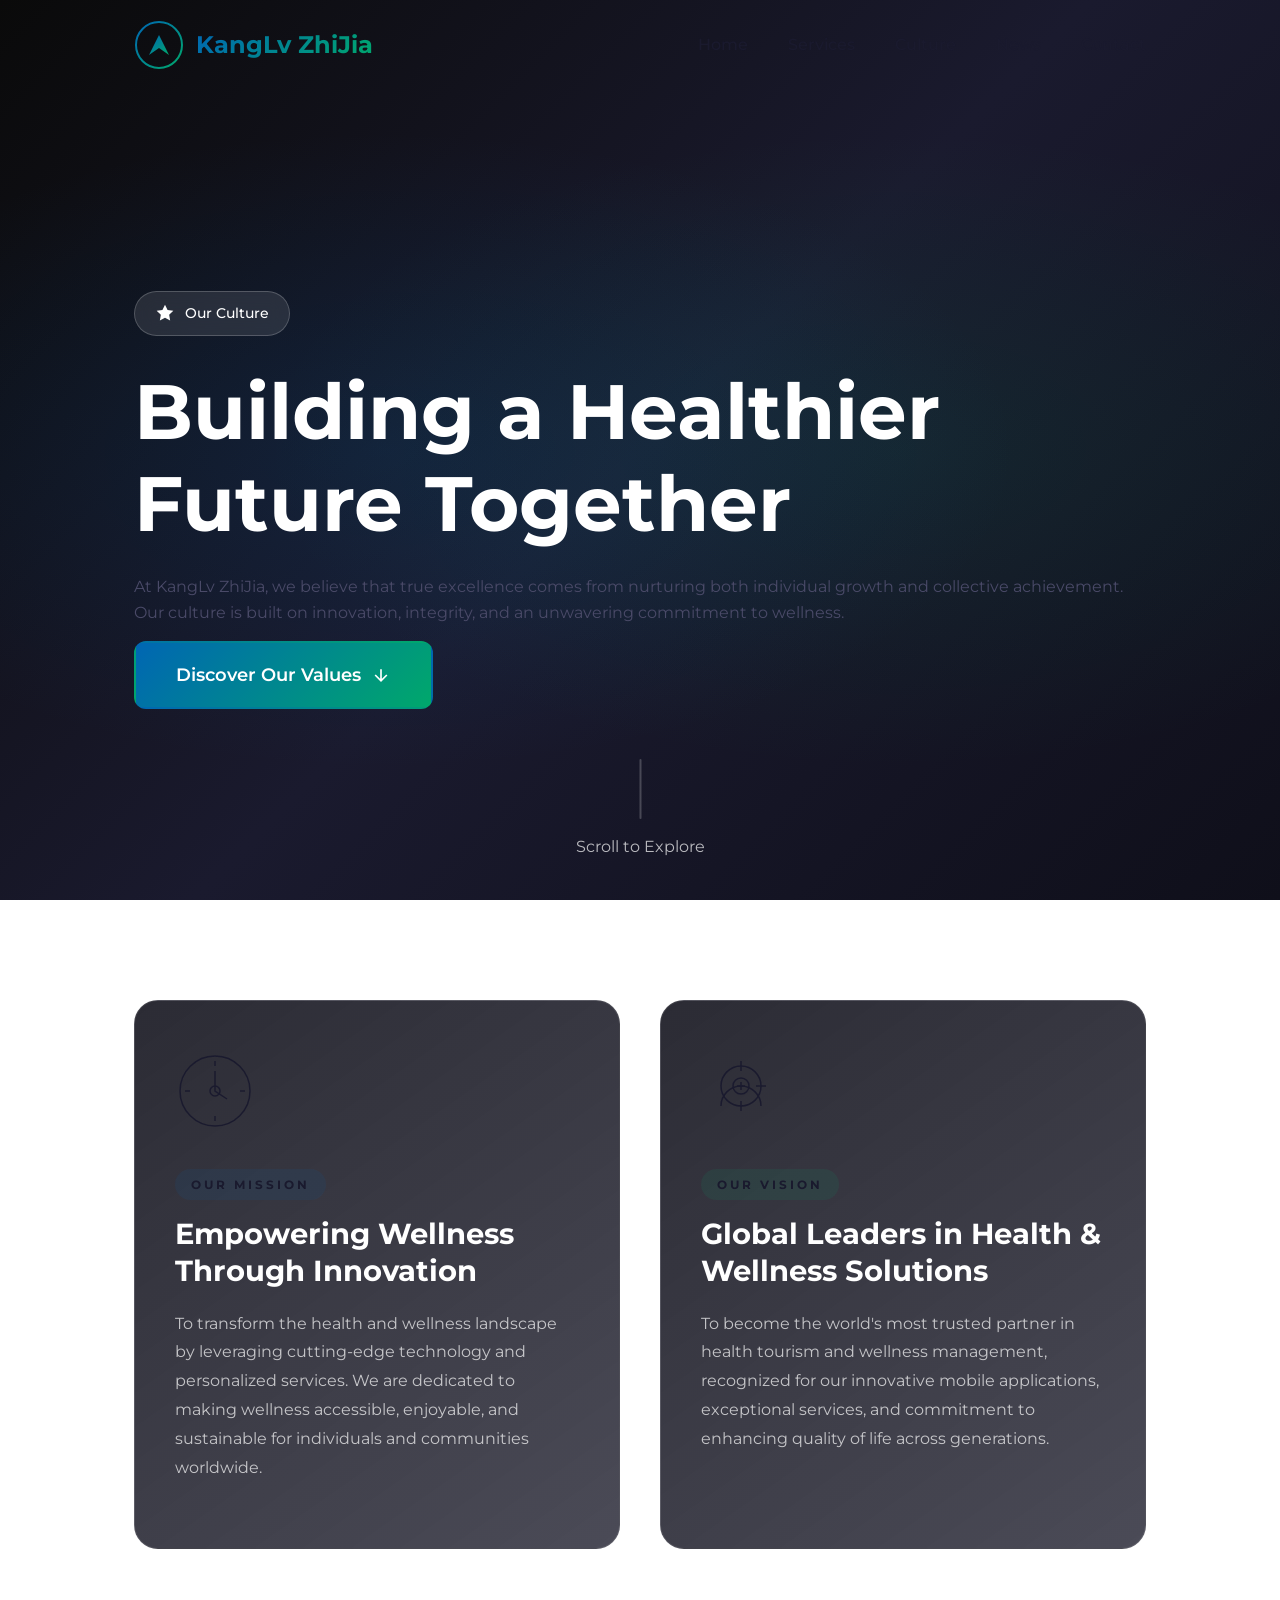
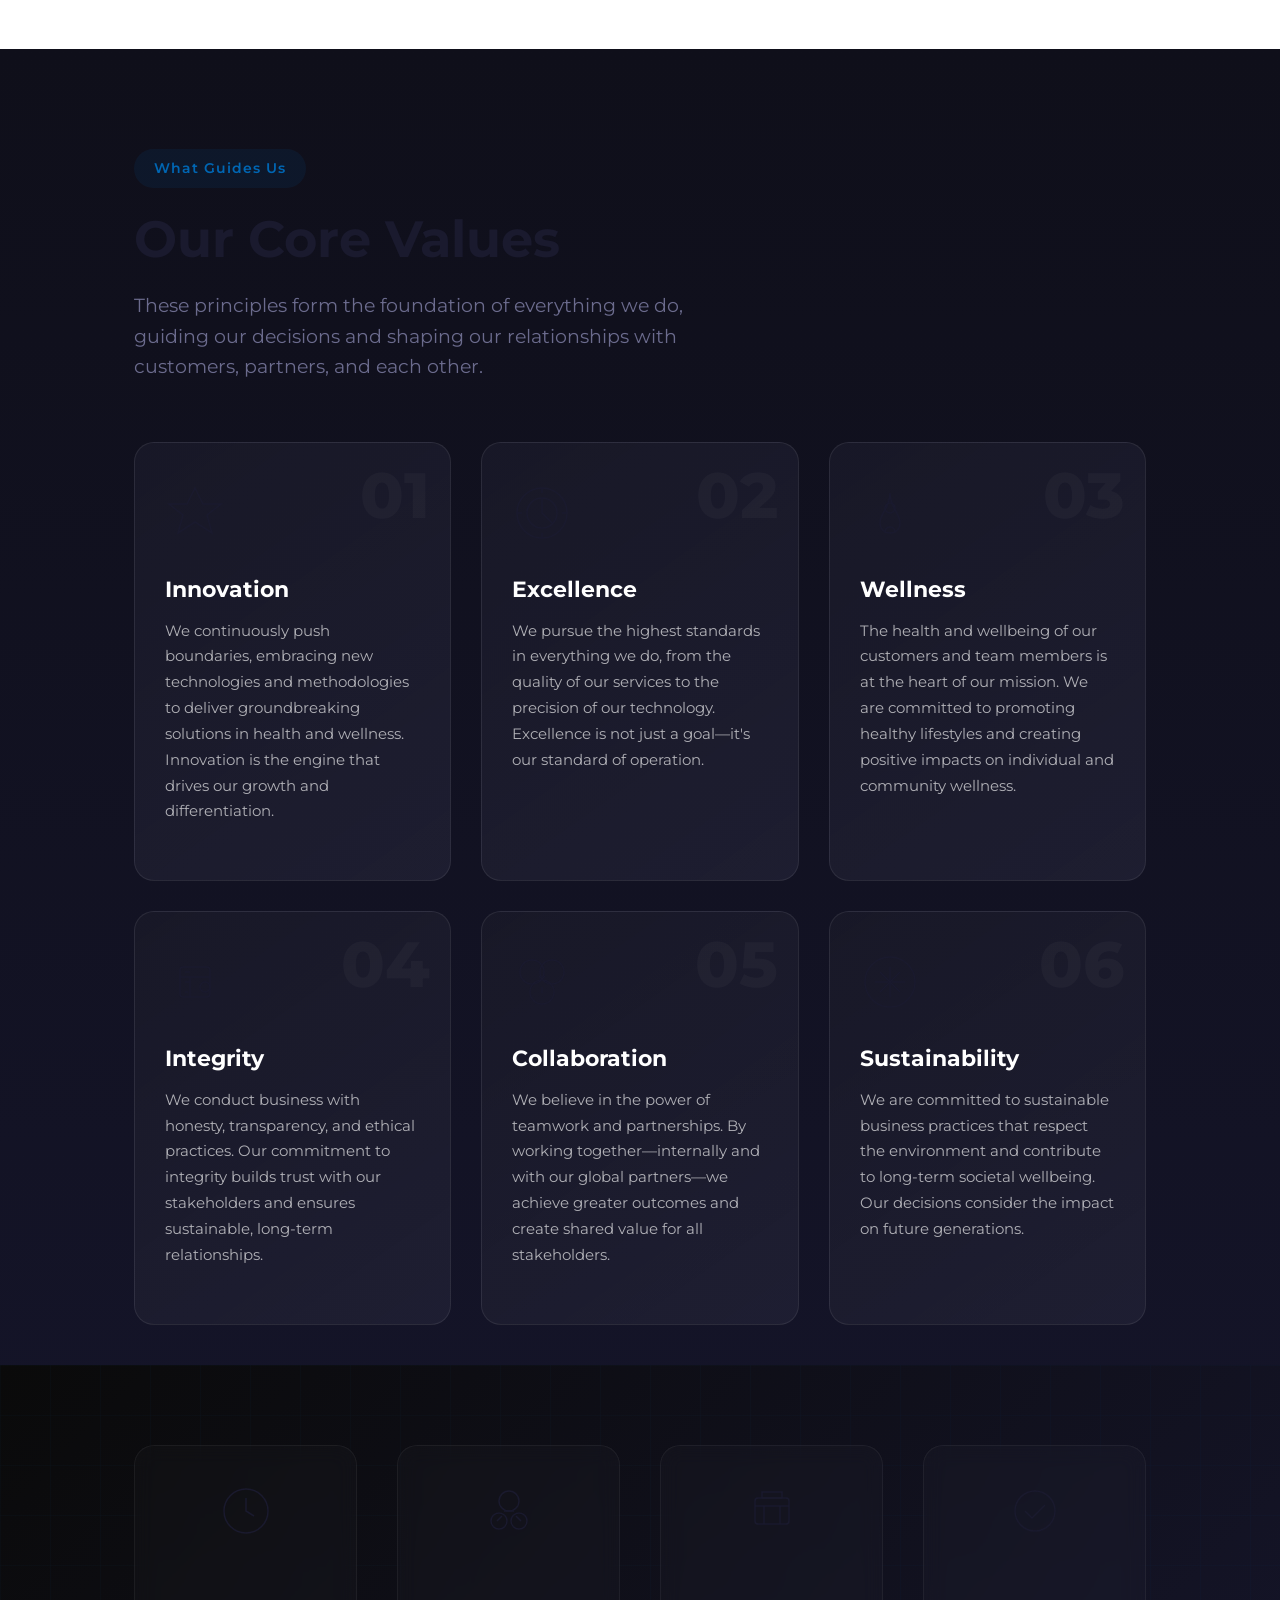
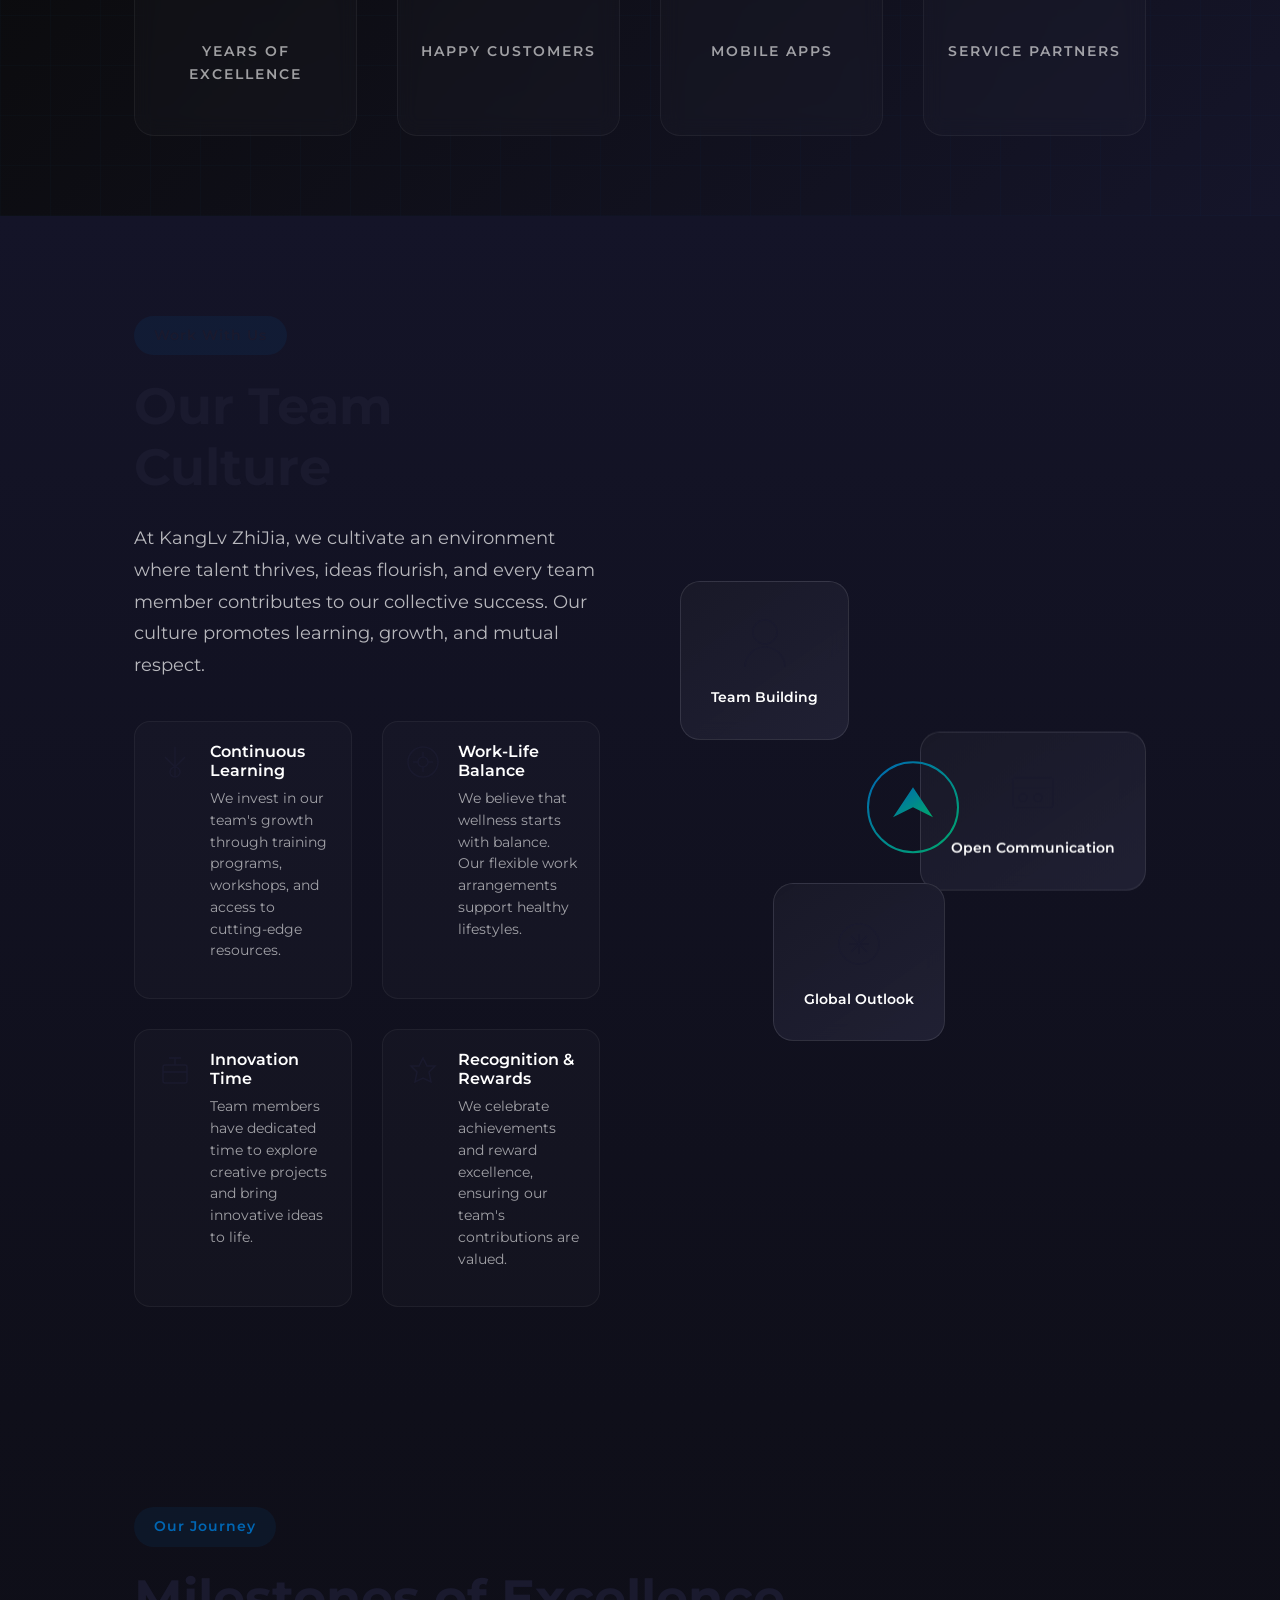
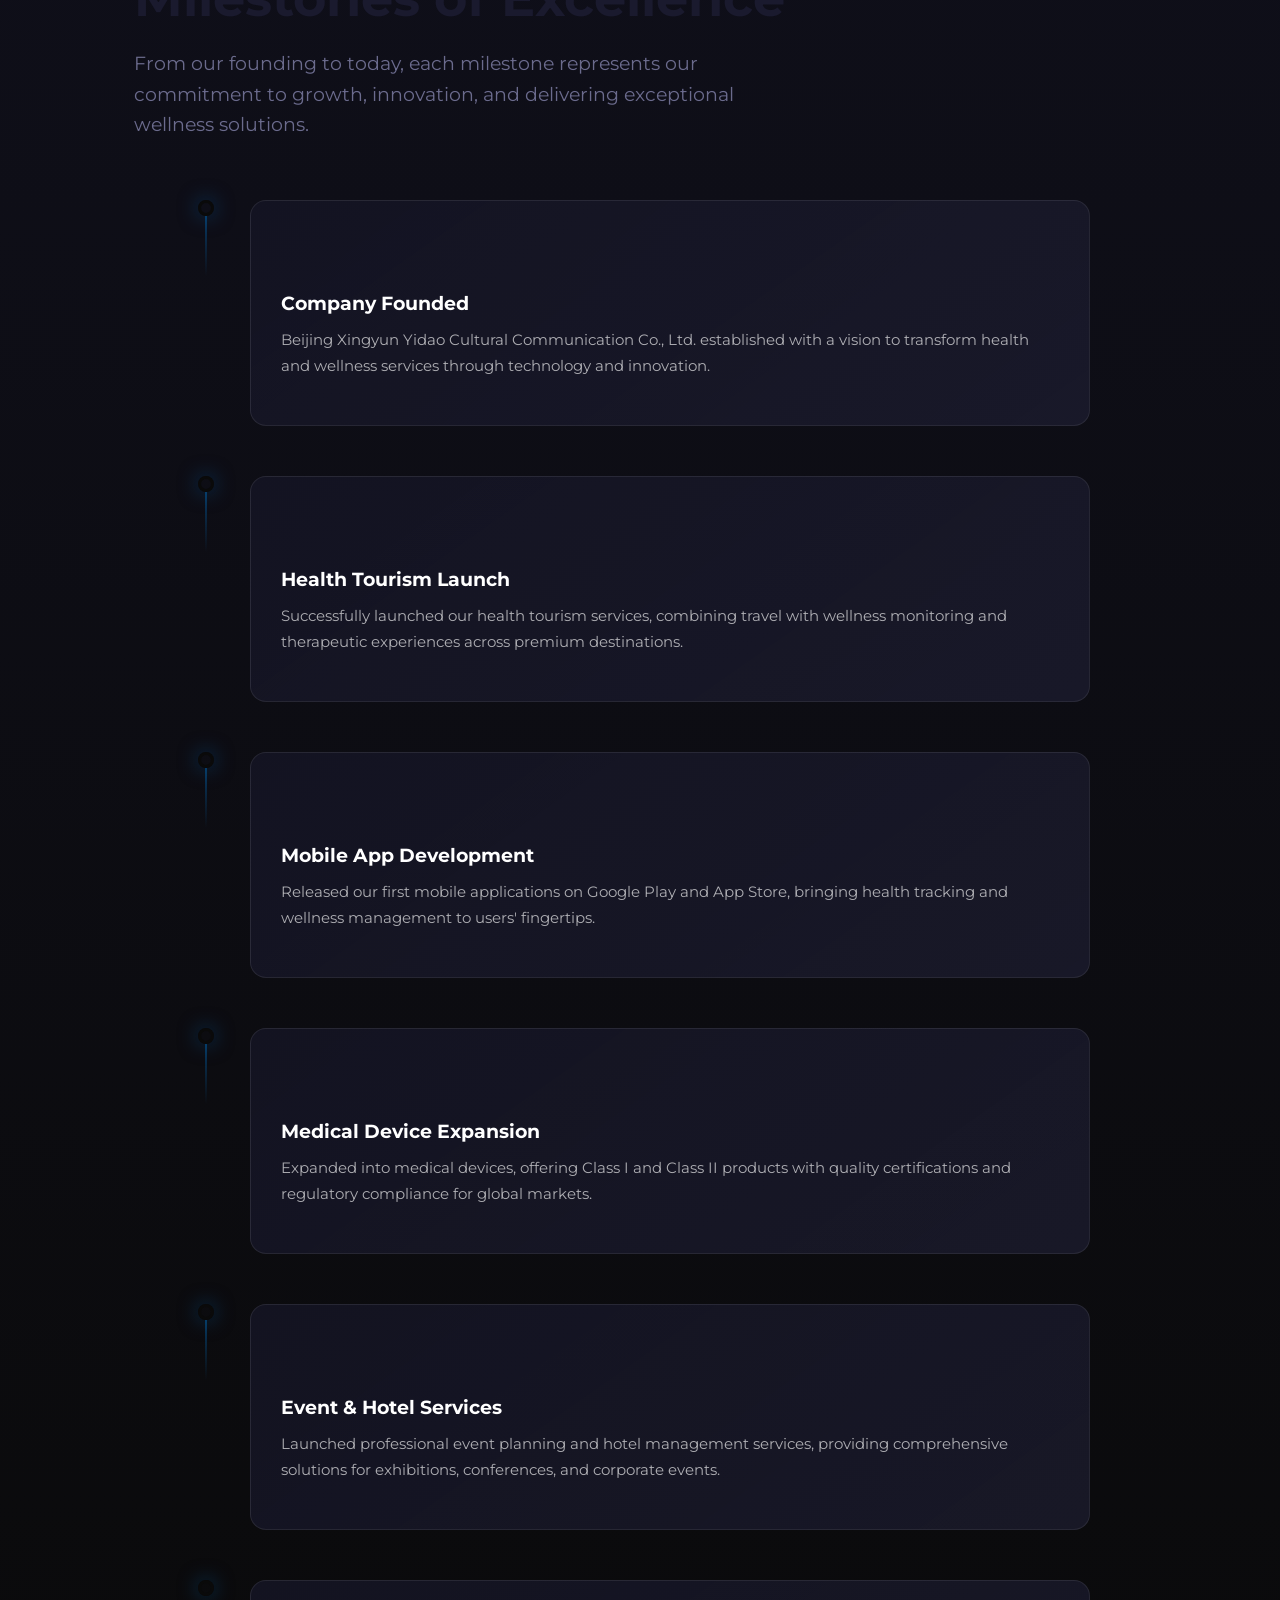
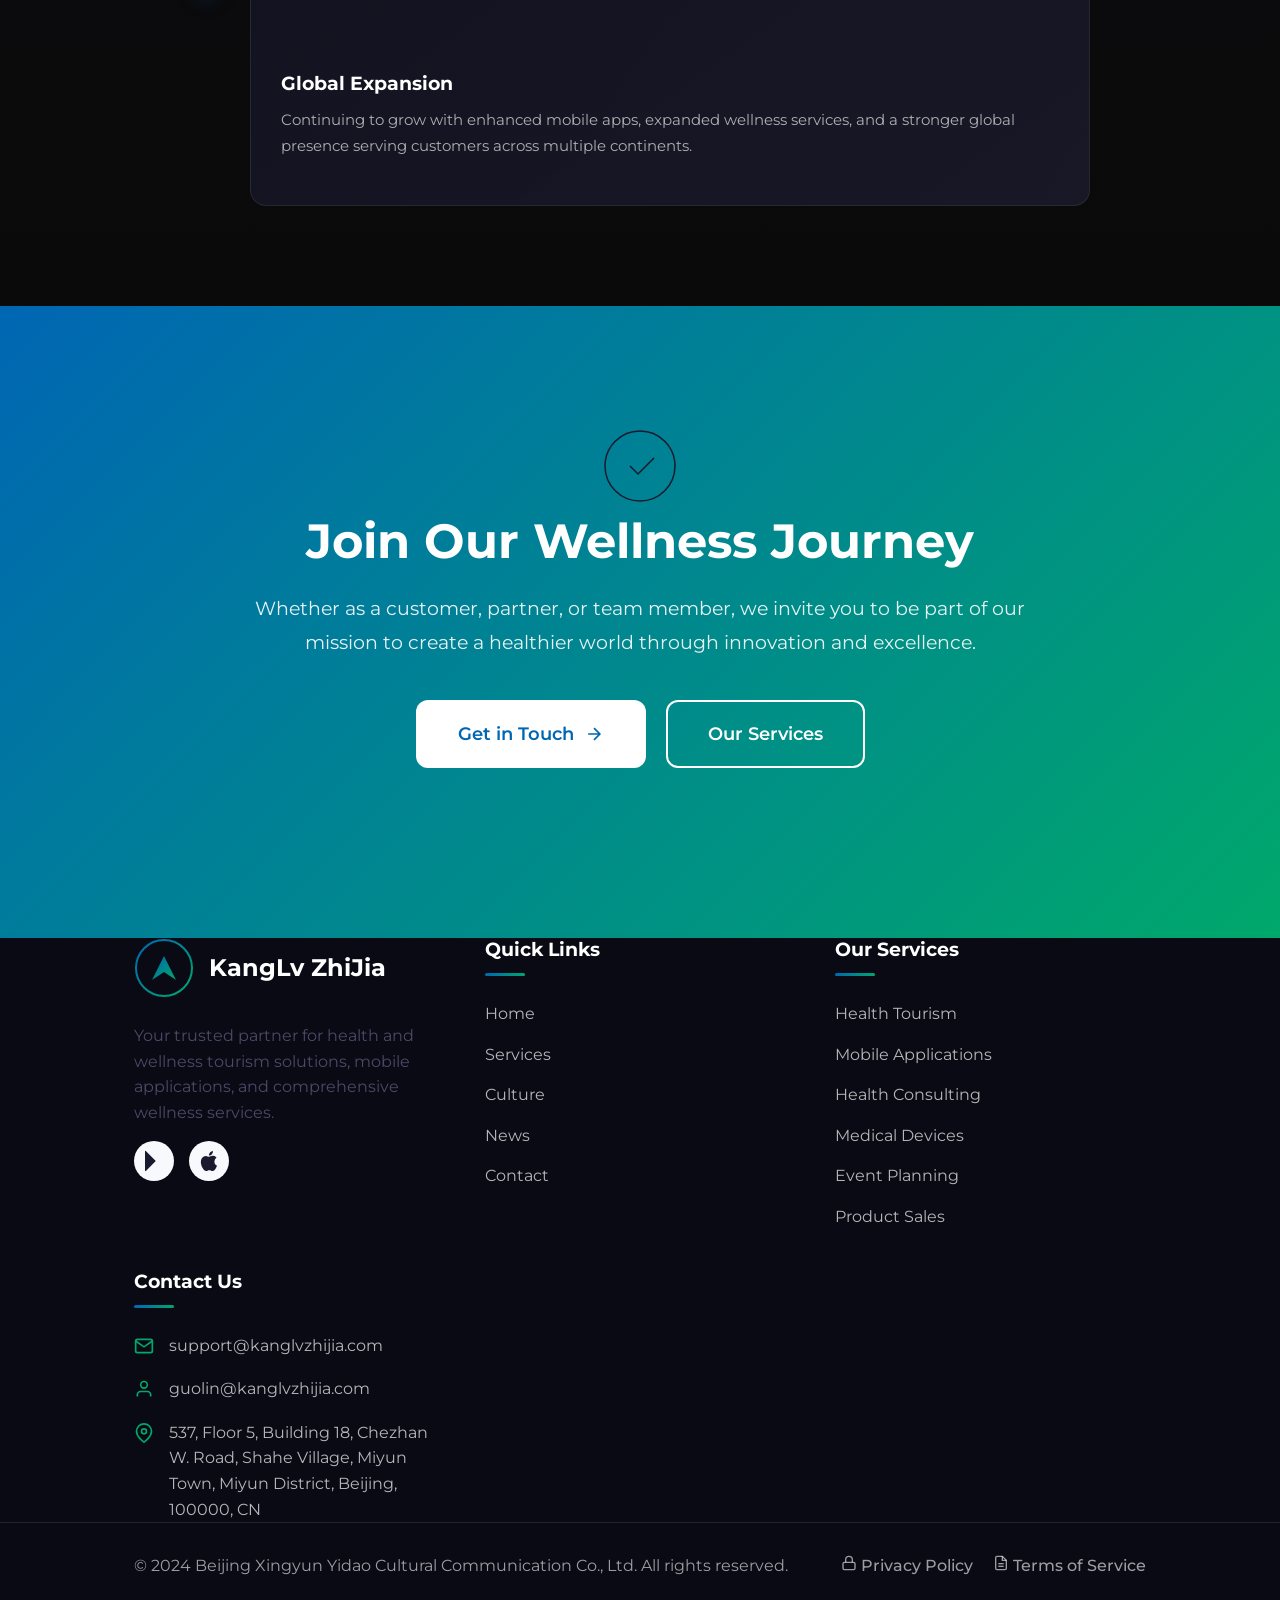
<file: culture.html>
<!DOCTYPE html>
<html lang="en">
<head>
    <meta charset="UTF-8">
    <meta name="viewport" content="width=device-width, initial-scale=1.0">
    <meta name="description" content="KangLv ZhiJia Corporate Culture - Discover our commitment to innovation, excellence, and wellness. Learn about our mission, values, and team culture.">
    <meta name="keywords" content="corporate culture, company values, mission vision, wellness company, health tourism culture, team culture">
    <meta name="author" content="Beijing Xingyun Yidao Cultural Communication Co., Ltd.">
    <meta name="robots" content="index, follow">
    <meta property="og:title" content="Corporate Culture - KangLv ZhiJia | Innovation & Excellence">
    <meta property="og:description" content="Discover our commitment to innovation, excellence, and wellness. Learn about our mission, values, and dedicated team.">
    <meta property="og:type" content="website">
    <meta property="og:url" content="https://kanglvzhijia.com/culture.html">
    <meta property="og:image" content="images/logo.svg">
    <meta name="twitter:card" content="summary_large_image">
    <link rel="canonical" href="https://kanglvzhijia.com/culture.html">
    <title>Corporate Culture - KangLv ZhiJia | Innovation & Excellence</title>
    
    <!-- Preload Critical Resources -->
    <link rel="preconnect" href="https://fonts.googleapis.com">
    <link rel="preconnect" href="https://fonts.gstatic.com" crossorigin>
    <link href="https://fonts.googleapis.com/css2?family=Montserrat:wght@300;400;500;600;700;800&family=Playfair+Display:wght@400;500;600;700&display=swap" rel="stylesheet">
    
    <link rel="stylesheet" href="css/style.css">
    <link rel="stylesheet" href="css/animations.css">
    <link rel="stylesheet" href="css/responsive.css">
    <link rel="stylesheet" href="css/culture.css">
    
    <!-- Schema.org Structured Data -->
    <script type="application/ld+json">
    {
        "@context": "https://schema.org",
        "@type": "Organization",
        "name": "Beijing Xingyun Yidao Cultural Communication Co., Ltd.",
        "alternateName": "KangLv ZhiJia",
        "url": "https://kanglvzhijia.com",
        "logo": "https://kanglvzhijia.com/images/logo.svg",
        "description": "Leading provider of health tourism services, mobile applications, and wellness solutions with a commitment to innovation and excellence.",
        "areaServed": "Worldwide"
    }
    </script>
</head>
<body>
    <!-- Preloader -->
    <div class="preloader" id="preloader">
        <div class="preloader-content">
            <div class="preloader-logo">
                <svg width="80" height="80" viewBox="0 0 80 80" fill="none">
                    <circle cx="40" cy="40" r="38" stroke="url(#preloaderGradient)" stroke-width="3" fill="none" class="preloader-circle"/>
                    <path d="M25 50 L40 25 L55 50 L40 40 Z" fill="url(#preloaderGradient)"/>
                    <defs>
                        <linearGradient id="preloaderGradient" x1="0%" y1="0%" x2="100%" y2="100%">
                            <stop offset="0%" stop-color="#0066B3"/>
                            <stop offset="100%" stop-color="#00A86B"/>
                        </linearGradient>
                    </defs>
                </svg>
            </div>
            <div class="preloader-text">KangLv ZhiJia</div>
            <div class="preloader-bar">
                <div class="preloader-progress"></div>
            </div>
        </div>
    </div>

    <!-- Header -->
    <header class="header" id="header">
        <nav class="nav container">
            <a href="index.html" class="nav-logo">
                <svg class="logo-svg" width="50" height="50" viewBox="0 0 50 50" fill="none">
                    <circle cx="25" cy="25" r="23" stroke="url(#logoGradient)" stroke-width="2" fill="none"/>
                    <path d="M15 35 L25 15 L35 35 L25 28 Z" fill="url(#logoGradient)"/>
                    <defs>
                        <linearGradient id="logoGradient" x1="0%" y1="0%" x2="100%" y2="100%">
                            <stop offset="0%" stop-color="#0066B3"/>
                            <stop offset="100%" stop-color="#00A86B"/>
                        </linearGradient>
                    </defs>
                </svg>
                <span class="logo-text">KangLv ZhiJia</span>
            </a>
            <div class="nav-menu" id="nav-menu">
                <ul class="nav-list">
                    <li class="nav-item"><a href="index.html" class="nav-link">Home</a></li>
                    <li class="nav-item"><a href="services.html" class="nav-link">Services</a></li>
                    <li class="nav-item"><a href="culture.html" class="nav-link active">Culture</a></li>
                    <li class="nav-item"><a href="news.html" class="nav-link">News</a></li>
                    <li class="nav-item"><a href="contact.html" class="nav-link">Contact</a></li>
                </ul>
                <button class="nav-close" id="nav-close">
                    <svg width="24" height="24" viewBox="0 0 24 24" fill="none" stroke="currentColor" stroke-width="2">
                        <path d="M18 6L6 18M6 6l12 12"/>
                    </svg>
                </button>
            </div>
            <div class="nav-toggle" id="nav-toggle">
                <svg width="24" height="24" viewBox="0 0 24 24" fill="none" stroke="currentColor" stroke-width="2">
                    <path d="M4 6h16M4 12h16M4 18h16"/>
                </svg>
            </div>
        </nav>
    </header>

    <!-- Hero Section -->
    <section class="hero culture-hero">
        <div class="hero-bg">
            <div class="hero-particles" id="hero-particles"></div>
            <div class="hero-gradient"></div>
        </div>
        <div class="container">
            <div class="hero-content">
                <div class="hero-badge animate-fade-in-down">
                    <svg width="20" height="20" viewBox="0 0 24 24" fill="currentColor">
                        <path d="M12 2L15.09 8.26L22 9.27L17 14.14L18.18 21.02L12 17.77L5.82 21.02L7 14.14L2 9.27L8.91 8.26L12 2Z"/>
                    </svg>
                    <span>Our Culture</span>
                </div>
                <h1 class="hero-title animate-fade-in-up">
                    <span class="hero-title-line">Building a</span>
                    <span class="hero-title-line highlight">Healthier Future</span>
                    <span class="hero-title-line">Together</span>
                </h1>
                <p class="hero-subtitle animate-fade-in-up delay-1">
                    At KangLv ZhiJia, we believe that true excellence comes from nurturing both individual growth 
                    and collective achievement. Our culture is built on innovation, integrity, and an unwavering 
                    commitment to wellness.
                </p>
                <div class="hero-cta animate-fade-in-up delay-2">
                    <a href="#our-values" class="btn btn-primary btn-lg">
                        <span>Discover Our Values</span>
                        <svg width="20" height="20" viewBox="0 0 24 24" fill="none" stroke="currentColor" stroke-width="2">
                            <path d="M12 5v14M19 12l-7 7-7-7"/>
                        </svg>
                    </a>
                </div>
            </div>
        </div>
        <div class="hero-scroll-indicator">
            <div class="scroll-line"></div>
            <span>Scroll to Explore</span>
        </div>
    </section>

    <!-- Mission & Vision Section -->
    <section class="mission-vision-section section">
        <div class="container">
            <div class="mv-grid">
                <div class="mv-card mission-card animate-on-scroll" data-delay="0">
                    <div class="mv-card-icon">
                        <svg width="80" height="80" viewBox="0 0 80 80" fill="none" stroke="currentColor" stroke-width="1.5">
                            <circle cx="40" cy="40" r="35"/>
                            <path d="M40 20v20l12 8"/>
                            <circle cx="40" cy="40" r="5"/>
                            <path d="M40 15v-5M40 70v-5M15 40h-5M70 40h-5"/>
                        </svg>
                    </div>
                    <span class="mv-tag">Our Mission</span>
                    <h2>Empowering Wellness Through Innovation</h2>
                    <p>
                        To transform the health and wellness landscape by leveraging cutting-edge technology 
                        and personalized services. We are dedicated to making wellness accessible, enjoyable, 
                        and sustainable for individuals and communities worldwide.
                    </p>
                    <div class="mv-card-decoration"></div>
                </div>
                
                <div class="mv-card vision-card animate-on-scroll" data-delay="150">
                    <div class="mv-card-icon">
                        <svg width="80" height="80" viewBox="0 0 80 80" fill="none" stroke="currentColor" stroke-width="1.5">
                            <circle cx="40" cy="35" r="20"/>
                            <path d="M20 55c0-11 9-20 20-20s20 9 20 20"/>
                            <path d="M40 20v-10M55 35h10M40 50v10"/>
                            <circle cx="40" cy="35" r="8"/>
                            <path d="M36 35h8M40 31v8"/>
                        </svg>
                    </div>
                    <span class="mv-tag">Our Vision</span>
                    <h2>Global Leaders in Health & Wellness Solutions</h2>
                    <p>
                        To become the world's most trusted partner in health tourism and wellness management, 
                        recognized for our innovative mobile applications, exceptional services, and 
                        commitment to enhancing quality of life across generations.
                    </p>
                    <div class="mv-card-decoration"></div>
                </div>
            </div>
        </div>
    </section>

    <!-- Core Values Section -->
    <section class="values-section section alt-bg" id="our-values">
        <div class="container">
            <div class="section-header">
                <span class="section-tag animate-on-scroll">What Guides Us</span>
                <h2 class="section-title animate-on-scroll">
                    Our Core <span>Values</span>
                </h2>
                <p class="section-subtitle animate-on-scroll">
                    These principles form the foundation of everything we do, guiding our decisions and 
                    shaping our relationships with customers, partners, and each other.
                </p>
            </div>
            
            <div class="values-grid">
                <div class="value-card animate-on-scroll" data-delay="0">
                    <div class="value-card-inner">
                        <div class="value-number">01</div>
                        <div class="value-icon">
                            <svg width="60" height="60" viewBox="0 0 60 60" fill="none" stroke="currentColor" stroke-width="1.5">
                                <path d="M30 5l8 16h18l-14 11 5 18-17-11-17 11 5-18L4 21h18z"/>
                            </svg>
                        </div>
                        <h3>Innovation</h3>
                        <p>
                            We continuously push boundaries, embracing new technologies and methodologies to 
                            deliver groundbreaking solutions in health and wellness. Innovation is the engine 
                            that drives our growth and differentiation.
                        </p>
                        <div class="value-highlight"></div>
                    </div>
                </div>

                <div class="value-card animate-on-scroll" data-delay="100">
                    <div class="value-card-inner">
                        <div class="value-number">02</div>
                        <div class="value-icon">
                            <svg width="60" height="60" viewBox="0 0 60 60" fill="none" stroke="currentColor" stroke-width="1.5">
                                <circle cx="30" cy="30" r="25"/>
                                <circle cx="30" cy="30" r="15"/>
                                <path d="M30 15v15l10 10"/>
                                <path d="M30 5v5M30 50v5M5 30h5M50 30h5"/>
                            </svg>
                        </div>
                        <h3>Excellence</h3>
                        <p>
                            We pursue the highest standards in everything we do, from the quality of our services 
                            to the precision of our technology. Excellence is not just a goal—it's our 
                            standard of operation.
                        </p>
                        <div class="value-highlight"></div>
                    </div>
                </div>

                <div class="value-card animate-on-scroll" data-delay="200">
                    <div class="value-card-inner">
                        <div class="value-number">03</div>
                        <div class="value-icon">
                            <svg width="60" height="60" viewBox="0 0 60 60" fill="none" stroke="currentColor" stroke-width="1.5">
                                <path d="M30 10c0 15-10 20-10 30 0 6 4 10 10 10s10-4 10-10c0-10-10-15-10-30z"/>
                                <path d="M25 50c0-4 2-6 5-6s5 2 5 6"/>
                                <circle cx="30" cy="25" r="5"/>
                            </svg>
                        </div>
                        <h3>Wellness</h3>
                        <p>
                            The health and wellbeing of our customers and team members is at the heart of our 
                            mission. We are committed to promoting healthy lifestyles and creating positive 
                            impacts on individual and community wellness.
                        </p>
                        <div class="value-highlight"></div>
                    </div>
                </div>

                <div class="value-card animate-on-scroll" data-delay="300">
                    <div class="value-card-inner">
                        <div class="value-number">04</div>
                        <div class="value-icon">
                            <svg width="60" height="60" viewBox="0 0 60 60" fill="none" stroke="currentColor" stroke-width="1.5">
                                <rect x="15" y="15" width="30" height="30" rx="3"/>
                                <path d="M15 25h30M25 25v20"/>
                                <circle cx="40" cy="35" r="5"/>
                                <path d="M20 20h5M20 30h5M20 40h3"/>
                            </svg>
                        </div>
                        <h3>Integrity</h3>
                        <p>
                            We conduct business with honesty, transparency, and ethical practices. Our 
                            commitment to integrity builds trust with our stakeholders and ensures 
                            sustainable, long-term relationships.
                        </p>
                        <div class="value-highlight"></div>
                    </div>
                </div>

                <div class="value-card animate-on-scroll" data-delay="400">
                    <div class="value-card-inner">
                        <div class="value-number">05</div>
                        <div class="value-icon">
                            <svg width="60" height="60" viewBox="0 0 60 60" fill="none" stroke="currentColor" stroke-width="1.5">
                                <circle cx="20" cy="20" r="12"/>
                                <circle cx="40" cy="20" r="12"/>
                                <circle cx="30" cy="40" r="12"/>
                                <path d="M27 30l6-6M33 30l-6-6M30 35v6"/>
                            </svg>
                        </div>
                        <h3>Collaboration</h3>
                        <p>
                            We believe in the power of teamwork and partnerships. By working together—internally 
                            and with our global partners—we achieve greater outcomes and create shared value 
                            for all stakeholders.
                        </p>
                        <div class="value-highlight"></div>
                    </div>
                </div>

                <div class="value-card animate-on-scroll" data-delay="500">
                    <div class="value-card-inner">
                        <div class="value-number">06</div>
                        <div class="value-icon">
                            <svg width="60" height="60" viewBox="0 0 60 60" fill="none" stroke="currentColor" stroke-width="1.5">
                                <circle cx="30" cy="30" r="25"/>
                                <path d="M30 15v30M15 30h30"/>
                                <path d="M20 20l20 20M40 20l-20 20"/>
                            </svg>
                        </div>
                        <h3>Sustainability</h3>
                        <p>
                            We are committed to sustainable business practices that respect the environment 
                            and contribute to long-term societal wellbeing. Our decisions consider the 
                            impact on future generations.
                        </p>
                        <div class="value-highlight"></div>
                    </div>
                </div>
            </div>
        </div>
    </section>

    <!-- Statistics Section -->
    <section class="stats-section section">
        <div class="stats-bg">
            <div class="stats-grid-overlay"></div>
        </div>
        <div class="container">
            <div class="stats-grid">
                <div class="stat-item animate-on-scroll" data-delay="0">
                    <div class="stat-icon">
                        <svg width="50" height="50" viewBox="0 0 50 50" fill="none" stroke="currentColor" stroke-width="1.5">
                            <circle cx="25" cy="25" r="22"/>
                            <path d="M25 12v13l8 5"/>
                        </svg>
                    </div>
                    <div class="stat-number" data-count="5">0</div>
                    <div class="stat-label">Years of Excellence</div>
                </div>
                
                <div class="stat-item animate-on-scroll" data-delay="100">
                    <div class="stat-icon">
                        <svg width="50" height="50" viewBox="0 0 50 50" fill="none" stroke="currentColor" stroke-width="1.5">
                            <circle cx="25" cy="15" r="10"/>
                            <circle cx="15" cy="35" r="8"/>
                            <circle cx="35" cy="35" r="8"/>
                            <path d="M20 25h10M18 30l-5 5M32 30l5 5"/>
                        </svg>
                    </div>
                    <div class="stat-number" data-count="50000">0</div>
                    <div class="stat-label">Happy Customers</div>
                </div>
                
                <div class="stat-item animate-on-scroll" data-delay="200">
                    <div class="stat-icon">
                        <svg width="50" height="50" viewBox="0 0 50 50" fill="none" stroke="currentColor" stroke-width="1.5">
                            <rect x="8" y="12" width="34" height="26" rx="3"/>
                            <path d="M8 20h34M17 20v18M33 20v18"/>
                            <path d="M15 6h20v6H15z"/>
                        </svg>
                    </div>
                    <div class="stat-number" data-count="3">0</div>
                    <div class="stat-label">Mobile Apps</div>
                </div>
                
                <div class="stat-item animate-on-scroll" data-delay="300">
                    <div class="stat-icon">
                        <svg width="50" height="50" viewBox="0 0 50 50" fill="none" stroke="currentColor" stroke-width="1.5">
                            <circle cx="25" cy="25" r="20"/>
                            <path d="M15 25l7 7 13-13"/>
                        </svg>
                    </div>
                    <div class="stat-number" data-count="50">0</div>
                    <div class="stat-label">Service Partners</div>
                </div>
            </div>
        </div>
    </section>

    <!-- Team Culture Section -->
    <section class="team-culture-section section alt-bg">
        <div class="container">
            <div class="tc-grid">
                <div class="tc-content animate-on-scroll">
                    <span class="section-tag">Work With Us</span>
                    <h2>Our Team <span>Culture</span></h2>
                    <p class="tc-description">
                        At KangLv ZhiJia, we cultivate an environment where talent thrives, ideas flourish, 
                        and every team member contributes to our collective success. Our culture promotes 
                        learning, growth, and mutual respect.
                    </p>
                    
                    <div class="tc-features">
                        <div class="tc-feature">
                            <div class="tc-feature-icon">
                                <svg width="40" height="40" viewBox="0 0 40 40" fill="none" stroke="currentColor" stroke-width="1.5">
                                    <path d="M20 5v30M10 15l10 10 10-10"/>
                                    <circle cx="20" cy="30" r="5"/>
                                </svg>
                            </div>
                            <div class="tc-feature-text">
                                <h4>Continuous Learning</h4>
                                <p>We invest in our team's growth through training programs, workshops, and access to cutting-edge resources.</p>
                            </div>
                        </div>
                        
                        <div class="tc-feature">
                            <div class="tc-feature-icon">
                                <svg width="40" height="40" viewBox="0 0 40 40" fill="none" stroke="currentColor" stroke-width="1.5">
                                    <circle cx="20" cy="20" r="15"/>
                                    <circle cx="20" cy="20" r="5"/>
                                    <path d="M20 10v5M20 25v5M10 20h5M25 20h5"/>
                                </svg>
                            </div>
                            <div class="tc-feature-text">
                                <h4>Work-Life Balance</h4>
                                <p>We believe that wellness starts with balance. Our flexible work arrangements support healthy lifestyles.</p>
                            </div>
                        </div>
                        
                        <div class="tc-feature">
                            <div class="tc-feature-icon">
                                <svg width="40" height="40" viewBox="0 0 40 40" fill="none" stroke="currentColor" stroke-width="1.5">
                                    <rect x="8" y="15" width="24" height="18" rx="2"/>
                                    <path d="M8 22h24"/>
                                    <path d="M14 8h12"/>
                                    <path d="M20 8v7"/>
                                </svg>
                            </div>
                            <div class="tc-feature-text">
                                <h4>Innovation Time</h4>
                                <p>Team members have dedicated time to explore creative projects and bring innovative ideas to life.</p>
                            </div>
                        </div>
                        
                        <div class="tc-feature">
                            <div class="tc-feature-icon">
                                <svg width="40" height="40" viewBox="0 0 40 40" fill="none" stroke="currentColor" stroke-width="1.5">
                                    <path d="M20 8l4 8h8l-6 6 2 10-8-4-8 4 2-10-6-6h8z"/>
                                </svg>
                            </div>
                            <div class="tc-feature-text">
                                <h4>Recognition & Rewards</h4>
                                <p>We celebrate achievements and reward excellence, ensuring our team's contributions are valued.</p>
                            </div>
                        </div>
                    </div>
                </div>
                
                <div class="tc-visual animate-on-scroll">
                    <div class="tc-visual-container">
                        <div class="tc-card tc-card-1">
                            <svg width="60" height="60" viewBox="0 0 60 60" fill="none" stroke="currentColor" stroke-width="1.5">
                                <circle cx="30" cy="20" r="12"/>
                                <path d="M10 55c0-11 9-20 20-20s20 9 20 20"/>
                            </svg>
                            <span>Team Building</span>
                        </div>
                        <div class="tc-card tc-card-2">
                            <svg width="60" height="60" viewBox="0 0 60 60" fill="none" stroke="currentColor" stroke-width="1.5">
                                <rect x="10" y="15" width="40" height="30" rx="3"/>
                                <path d="M10 25h40"/>
                                <circle cx="20" cy="35" r="4"/>
                                <circle cx="35" cy="35" r="4"/>
                            </svg>
                            <span>Open Communication</span>
                        </div>
                        <div class="tc-card tc-card-3">
                            <svg width="60" height="60" viewBox="0 0 60 60" fill="none" stroke="currentColor" stroke-width="1.5">
                                <circle cx="30" cy="30" r="20"/>
                                <path d="M30 20v20M20 30h20"/>
                                <path d="M22 22l16 16M38 22l-16 16"/>
                            </svg>
                            <span>Global Outlook</span>
                        </div>
                        <div class="tc-center-icon">
                            <svg width="100" height="100" viewBox="0 0 100 100" fill="none">
                                <circle cx="50" cy="50" r="45" stroke="url(#tcGradient)" stroke-width="2" fill="none"/>
                                <path d="M30 60 L50 30 L70 60 L50 50 Z" fill="url(#tcGradient)"/>
                                <defs>
                                    <linearGradient id="tcGradient" x1="0%" y1="0%" x2="100%" y2="100%">
                                        <stop offset="0%" stop-color="#0066B3"/>
                                        <stop offset="100%" stop-color="#00A86B"/>
                                    </linearGradient>
                                </defs>
                            </svg>
                        </div>
                    </div>
                </div>
            </div>
        </div>
    </section>

    <!-- Timeline Section -->
    <section class="timeline-section section">
        <div class="container">
            <div class="section-header">
                <span class="section-tag animate-on-scroll">Our Journey</span>
                <h2 class="section-title animate-on-scroll">
                    Milestones of <span>Excellence</span>
                </h2>
                <p class="section-subtitle animate-on-scroll">
                    From our founding to today, each milestone represents our commitment to growth, 
                    innovation, and delivering exceptional wellness solutions.
                </p>
            </div>
            
            <div class="timeline">
                <div class="timeline-item animate-on-scroll" data-delay="0">
                    <div class="timeline-marker">
                        <div class="timeline-dot"></div>
                        <div class="timeline-line"></div>
                    </div>
                    <div class="timeline-content">
                        <div class="timeline-year">2019</div>
                        <h3>Company Founded</h3>
                        <p>Beijing Xingyun Yidao Cultural Communication Co., Ltd. established with a vision to transform health and wellness services through technology and innovation.</p>
                    </div>
                </div>
                
                <div class="timeline-item animate-on-scroll" data-delay="100">
                    <div class="timeline-marker">
                        <div class="timeline-dot"></div>
                        <div class="timeline-line"></div>
                    </div>
                    <div class="timeline-content">
                        <div class="timeline-year">2020</div>
                        <h3>Health Tourism Launch</h3>
                        <p>Successfully launched our health tourism services, combining travel with wellness monitoring and therapeutic experiences across premium destinations.</p>
                    </div>
                </div>
                
                <div class="timeline-item animate-on-scroll" data-delay="200">
                    <div class="timeline-marker">
                        <div class="timeline-dot"></div>
                        <div class="timeline-line"></div>
                    </div>
                    <div class="timeline-content">
                        <div class="timeline-year">2021</div>
                        <h3>Mobile App Development</h3>
                        <p>Released our first mobile applications on Google Play and App Store, bringing health tracking and wellness management to users' fingertips.</p>
                    </div>
                </div>
                
                <div class="timeline-item animate-on-scroll" data-delay="300">
                    <div class="timeline-marker">
                        <div class="timeline-dot"></div>
                        <div class="timeline-line"></div>
                    </div>
                    <div class="timeline-content">
                        <div class="timeline-year">2022</div>
                        <h3>Medical Device Expansion</h3>
                        <p>Expanded into medical devices, offering Class I and Class II products with quality certifications and regulatory compliance for global markets.</p>
                    </div>
                </div>
                
                <div class="timeline-item animate-on-scroll" data-delay="400">
                    <div class="timeline-marker">
                        <div class="timeline-dot"></div>
                        <div class="timeline-line"></div>
                    </div>
                    <div class="timeline-content">
                        <div class="timeline-year">2023</div>
                        <h3>Event & Hotel Services</h3>
                        <p>Launched professional event planning and hotel management services, providing comprehensive solutions for exhibitions, conferences, and corporate events.</p>
                    </div>
                </div>
                
                <div class="timeline-item animate-on-scroll" data-delay="500">
                    <div class="timeline-marker">
                        <div class="timeline-dot"></div>
                    </div>
                    <div class="timeline-content">
                        <div class="timeline-year">2024</div>
                        <h3>Global Expansion</h3>
                        <p>Continuing to grow with enhanced mobile apps, expanded wellness services, and a stronger global presence serving customers across multiple continents.</p>
                    </div>
                </div>
            </div>
        </div>
    </section>

    <!-- CTA Section -->
    <section class="cta-section">
        <div class="cta-bg">
            <div class="cta-particles" id="cta-particles"></div>
        </div>
        <div class="container">
            <div class="cta-content animate-on-scroll">
                <div class="cta-icon">
                    <svg width="80" height="80" viewBox="0 0 80 80" fill="none" stroke="currentColor" stroke-width="1.5">
                        <circle cx="40" cy="40" r="35"/>
                        <path d="M30 40l8 8 16-16"/>
                    </svg>
                </div>
                <h2>Join Our Wellness Journey</h2>
                <p>Whether as a customer, partner, or team member, we invite you to be part of our mission to create a healthier world through innovation and excellence.</p>
                <div class="cta-buttons">
                    <a href="contact.html" class="btn btn-white btn-lg">
                        <span>Get in Touch</span>
                        <svg width="20" height="20" viewBox="0 0 24 24" fill="none" stroke="currentColor" stroke-width="2">
                            <path d="M5 12h14M12 5l7 7-7 7"/>
                        </svg>
                    </a>
                    <a href="services.html" class="btn btn-outline-white btn-lg">
                        <span>Our Services</span>
                    </a>
                </div>
            </div>
        </div>
    </section>

    <!-- Footer -->
    <footer class="footer">
        <div class="footer-top">
            <div class="container">
                <div class="footer-grid">
                    <div class="footer-column footer-brand">
                        <a href="index.html" class="footer-logo">
                            <svg class="footer-logo-svg" width="60" height="60" viewBox="0 0 60 60" fill="none">
                                <circle cx="30" cy="30" r="28" stroke="url(#footerLogoGradient)" stroke-width="2" fill="none"/>
                                <path d="M18 42 L30 18 L42 42 L30 34 Z" fill="url(#footerLogoGradient)"/>
                                <defs>
                                    <linearGradient id="footerLogoGradient" x1="0%" y1="0%" x2="100%" y2="100%">
                                        <stop offset="0%" stop-color="#0066B3"/>
                                        <stop offset="100%" stop-color="#00A86B"/>
                                    </linearGradient>
                                </defs>
                            </svg>
                            <span>KangLv ZhiJia</span>
                        </a>
                        <p class="footer-desc">
                            Your trusted partner for health and wellness tourism solutions, mobile applications, 
                            and comprehensive wellness services.
                        </p>
                        <div class="footer-social">
                            <a href="#" class="social-link" aria-label="Google Play">
                                <svg width="24" height="24" viewBox="0 0 24 24" fill="currentColor">
                                    <path d="M3.609 1.814L13.792 12 3.61 22.186a.996.996 0 01-.61-.92V2.734a1 1 0 01.609-.92z"/>
                                </svg>
                            </a>
                            <a href="#" class="social-link" aria-label="App Store">
                                <svg width="24" height="24" viewBox="0 0 24 24" fill="currentColor">
                                    <path d="M18.71 19.5c-.83 1.24-1.71 2.45-3.05 2.47-1.34.03-1.77-.79-3.29-.79-1.53 0-2 .77-3.27.82-1.31.05-2.3-1.32-3.14-2.53C4.25 17 2.94 12.45 4.7 9.39c.87-1.52 2.43-2.48 4.12-2.51 1.28-.02 2.5.87 3.29.87.78 0 2.26-1.07 3.81-.91.65.03 2.47.26 3.64 1.98-.09.06-2.17 1.28-2.15 3.81.03 3.02 2.65 4.03 2.68 4.04M13 3.5c.73-.83 1.94-1.46 2.94-1.5.13 1.17-.34 2.35-1.04 3.19-.69.85-1.83 1.51-2.95 1.42-.15-1.15.41-2.35 1.05-3.11z"/>
                                </svg>
                            </a>
                        </div>
                    </div>
                    <div class="footer-column">
                        <h4>Quick Links</h4>
                        <ul class="footer-links">
                            <li><a href="index.html">Home</a></li>
                            <li><a href="services.html">Services</a></li>
                            <li><a href="culture.html">Culture</a></li>
                            <li><a href="news.html">News</a></li>
                            <li><a href="contact.html">Contact</a></li>
                        </ul>
                    </div>
                    <div class="footer-column">
                        <h4>Our Services</h4>
                        <ul class="footer-links">
                            <li><a href="services.html#tourism">Health Tourism</a></li>
                            <li><a href="services.html#apps">Mobile Applications</a></li>
                            <li><a href="services.html#health">Health Consulting</a></li>
                            <li><a href="services.html#medical">Medical Devices</a></li>
                            <li><a href="services.html#events">Event Planning</a></li>
                            <li><a href="services.html#products">Product Sales</a></li>
                        </ul>
                    </div>
                    <div class="footer-column">
                        <h4>Contact Us</h4>
                        <ul class="footer-contact">
                            <li>
                                <svg width="20" height="20" viewBox="0 0 24 24" fill="none" stroke="currentColor" stroke-width="2">
                                    <path d="M4 4h16c1.1 0 2 .9 2 2v12c0 1.1-.9 2-2 2H4c-1.1 0-2-.9-2-2V6c0-1.1.9-2 2-2z"/>
                                    <polyline points="22,6 12,13 2,6"/>
                                </svg>
                                <span>support@kanglvzhijia.com</span>
                            </li>
                            <li>
                                <svg width="20" height="20" viewBox="0 0 24 24" fill="none" stroke="currentColor" stroke-width="2">
                                    <path d="M20 21v-2a4 4 0 00-4-4H8a4 4 0 00-4 4v2"/>
                                    <circle cx="12" cy="7" r="4"/>
                                </svg>
                                <span>guolin@kanglvzhijia.com</span>
                            </li>
                            <li>
                                <svg width="20" height="20" viewBox="0 0 24 24" fill="none" stroke="currentColor" stroke-width="2">
                                    <path d="M21 10c0 7-9 13-9 13s-9-6-9-13a9 9 0 0118 0z"/>
                                    <circle cx="12" cy="10" r="3"/>
                                </svg>
                                <span>537, Floor 5, Building 18, Chezhan W. Road, Shahe Village, Miyun Town, Miyun District, Beijing, 100000, CN</span>
                            </li>
                        </ul>
                    </div>
                </div>
            </div>
        </div>
        <div class="footer-bottom">
            <div class="container">
                <div class="footer-bottom-content">
                    <p>&copy; 2024 Beijing Xingyun Yidao Cultural Communication Co., Ltd. All rights reserved.</p>
                    <div class="footer-legal">
                        <a href="privacy-policy.html">
                            <svg width="16" height="16" viewBox="0 0 24 24" fill="none" stroke="currentColor" stroke-width="2">
                                <rect x="3" y="11" width="18" height="11" rx="2"/>
                                <path d="M7 11V7a5 5 0 0110 0v4"/>
                            </svg>
                            Privacy Policy
                        </a>
                        <a href="terms-of-service.html">
                            <svg width="16" height="16" viewBox="0 0 24 24" fill="none" stroke="currentColor" stroke-width="2">
                                <path d="M14 2H6a2 2 0 00-2 2v16a2 2 0 002 2h12a2 2 0 002-2V8z"/>
                                <polyline points="14 2 14 8 20 8"/>
                                <line x1="16" y1="13" x2="8" y2="13"/>
                                <line x1="16" y1="17" x2="8" y2="17"/>
                            </svg>
                            Terms of Service
                        </a>
                    </div>
                </div>
            </div>
        </div>
    </footer>

    <script src="js/main.js"></script>
</body>
</html>
</file>
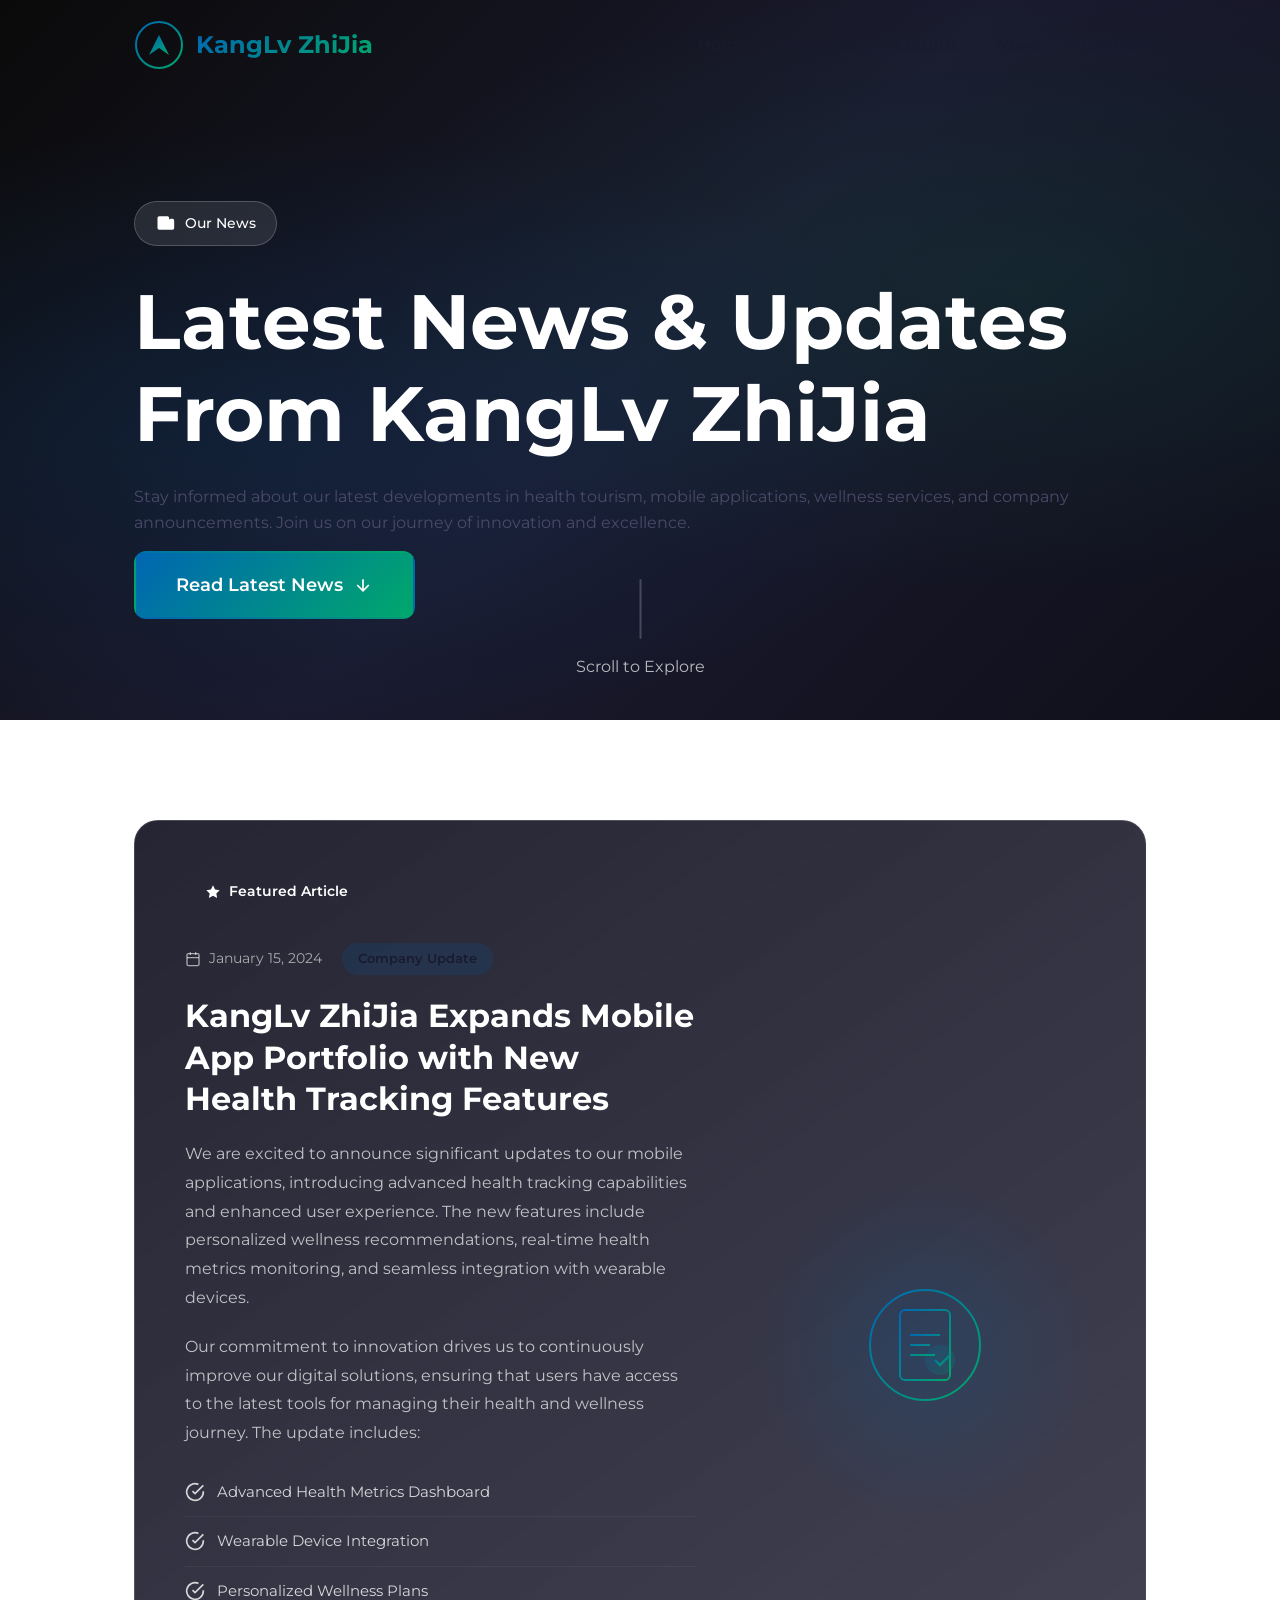
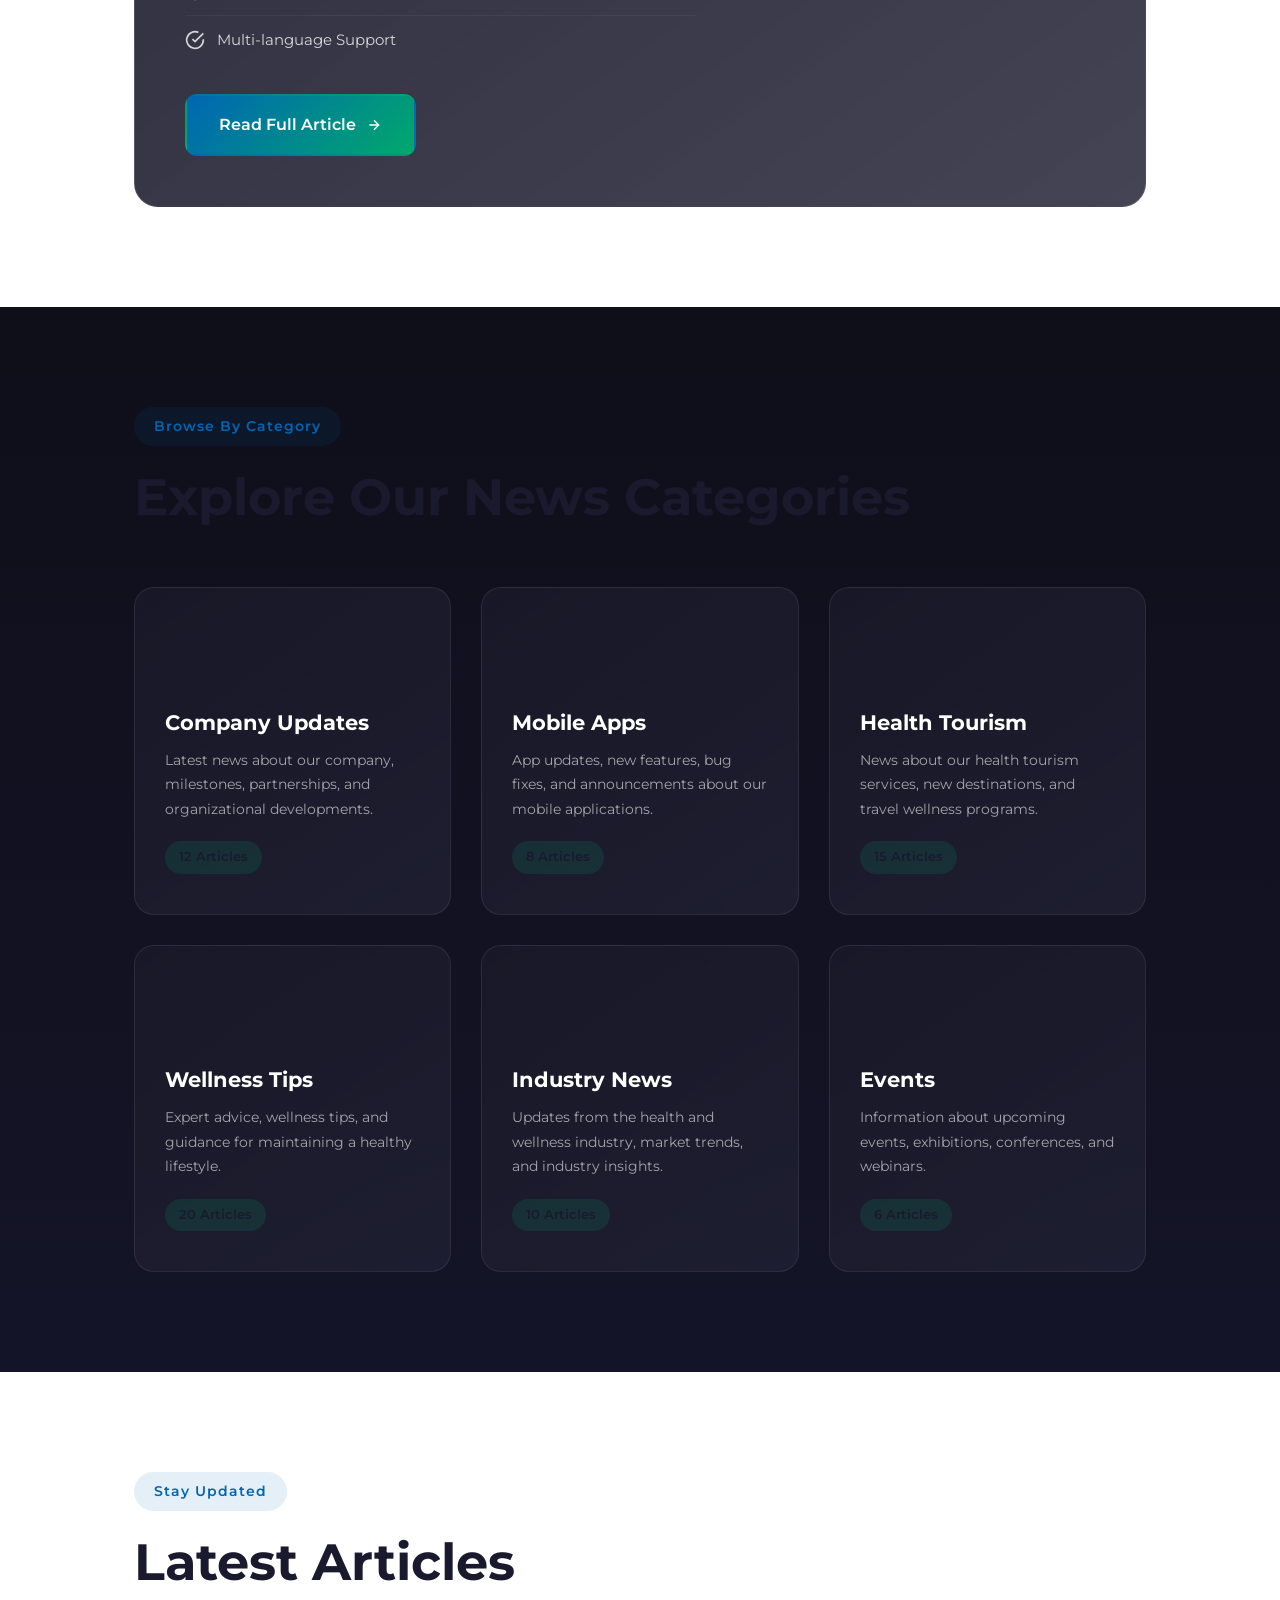
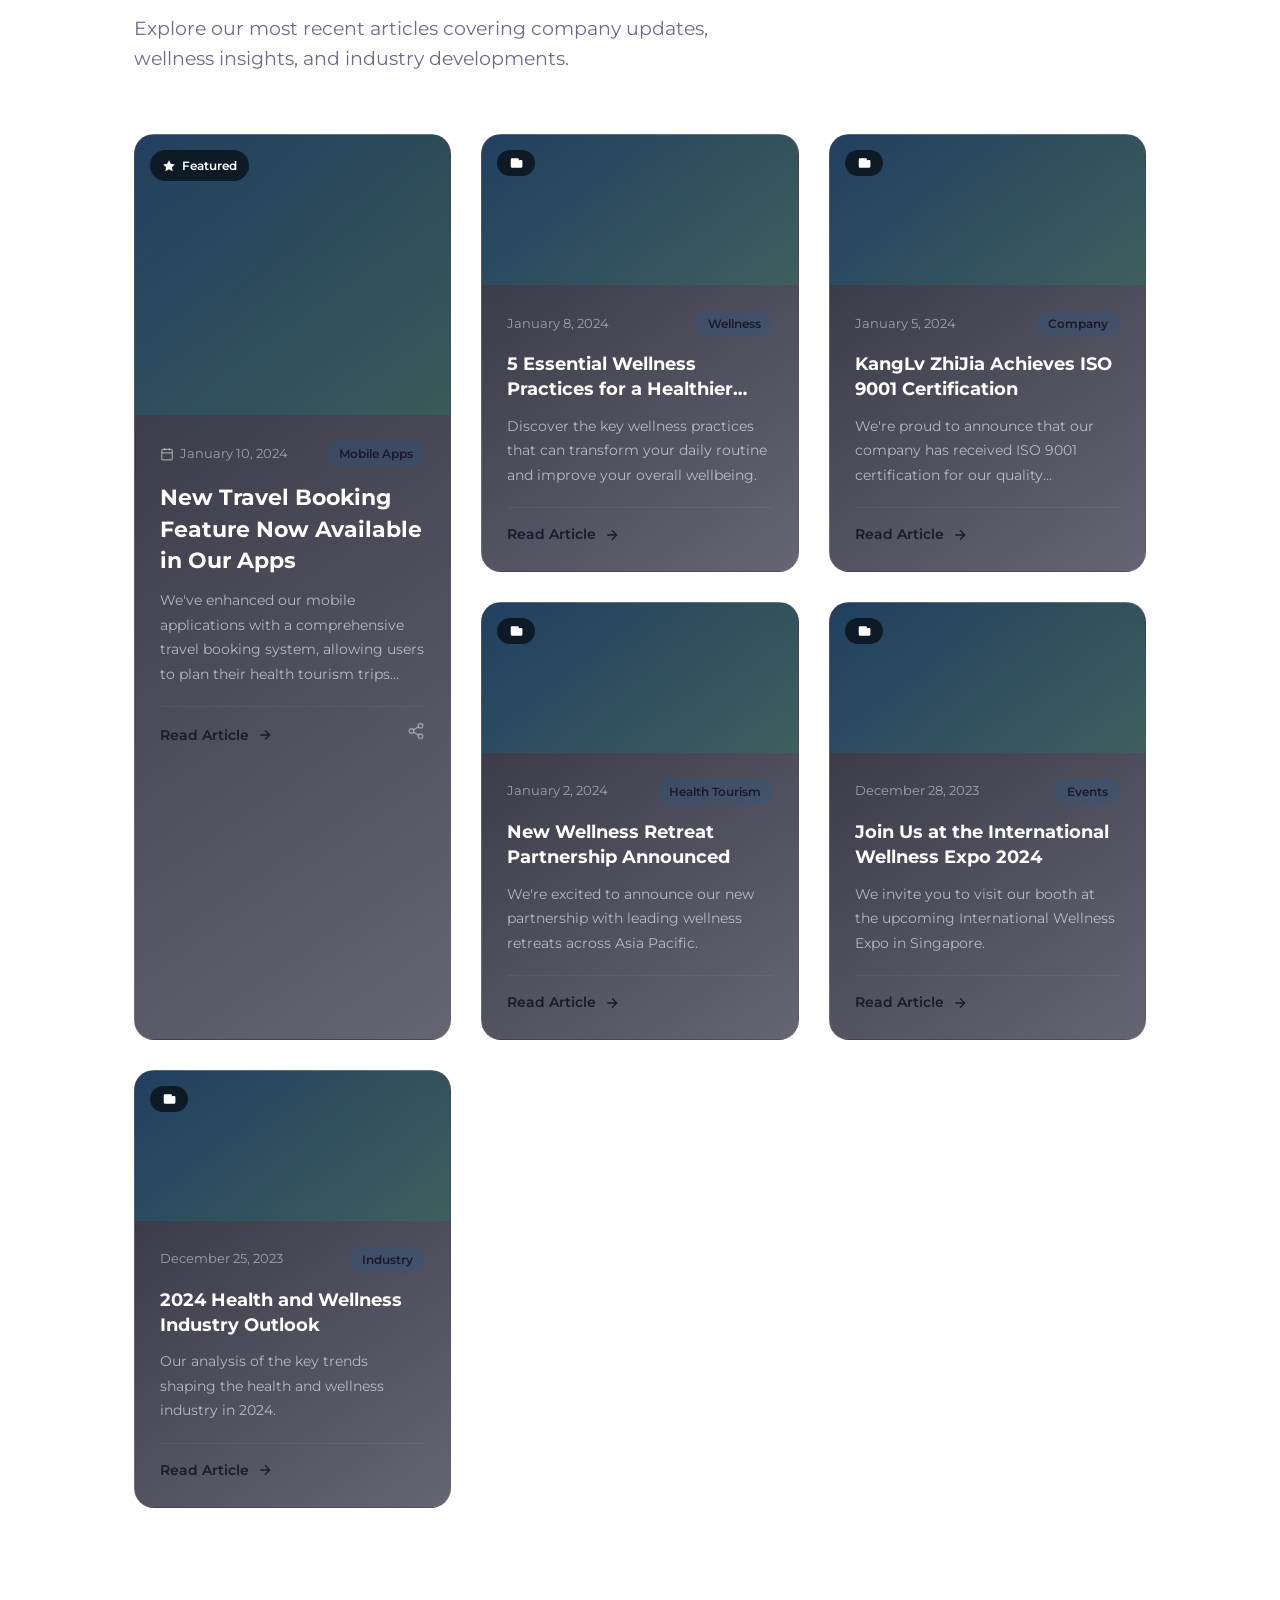
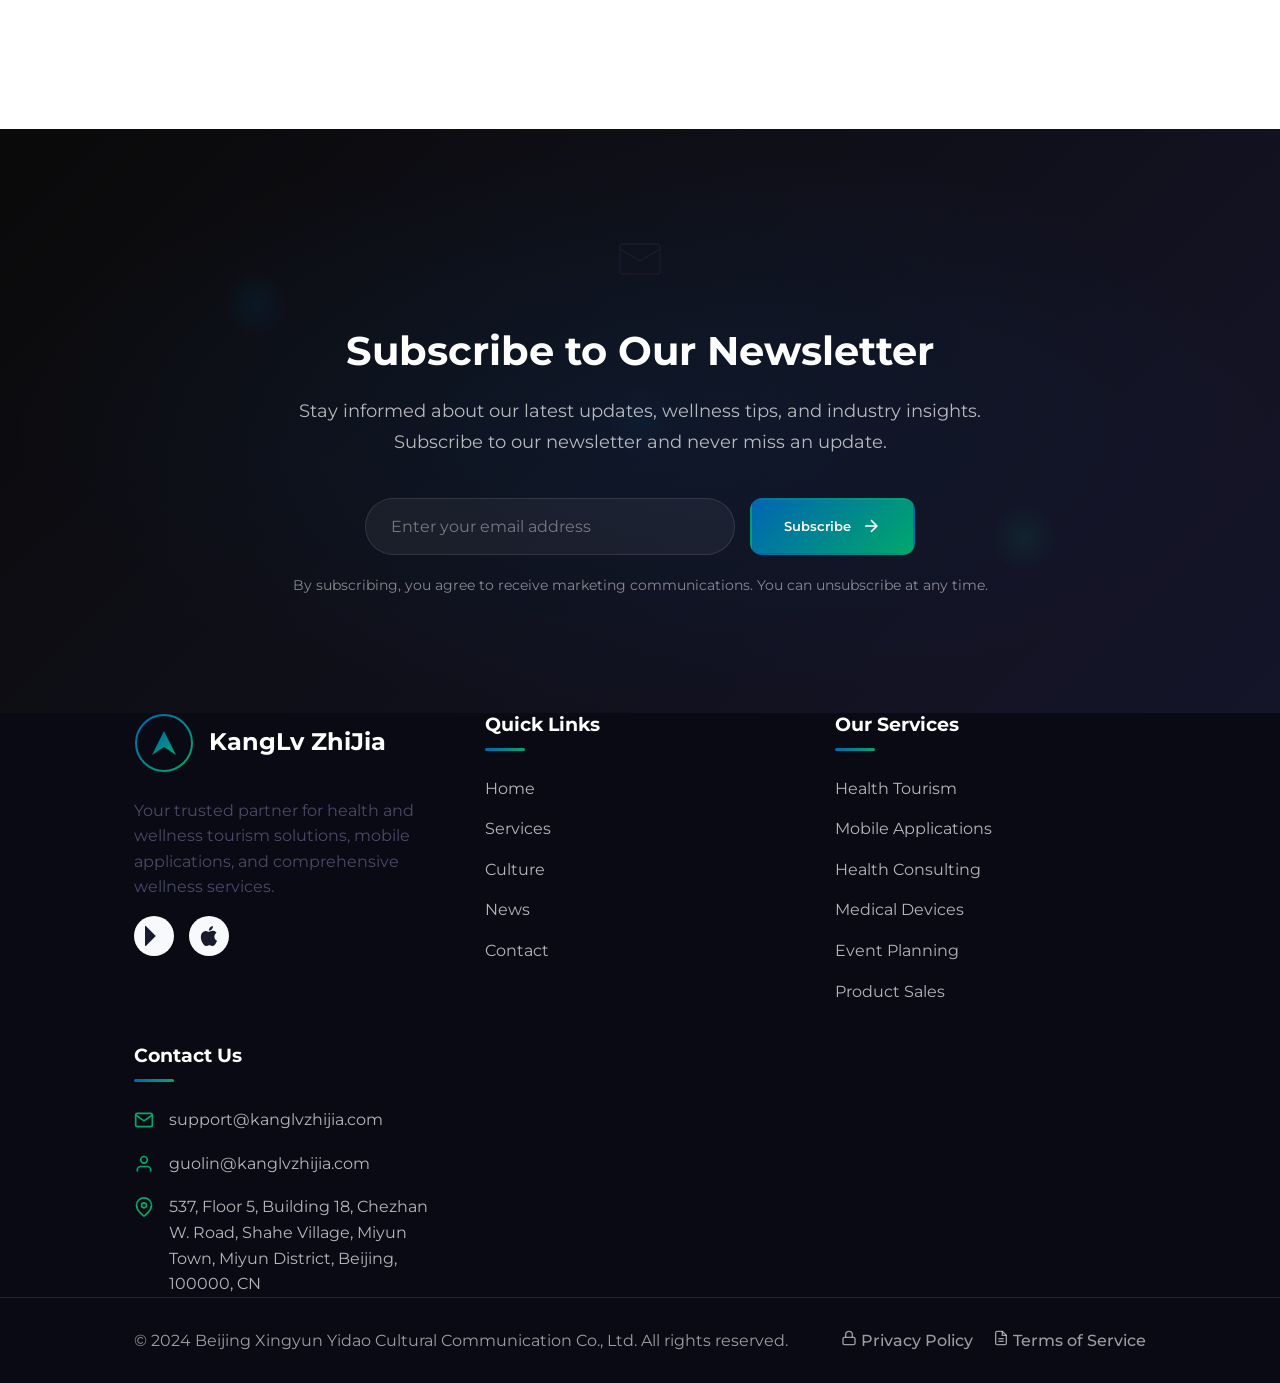
<file: news.html>
<!DOCTYPE html>
<html lang="en">
<head>
    <meta charset="UTF-8">
    <meta name="viewport" content="width=device-width, initial-scale=1.0">
    <meta name="description" content="KangLv ZhiJia News & Updates - Stay informed about our latest developments in health tourism, mobile apps, wellness services, and company announcements.">
    <meta name="keywords" content="news, updates, health tourism news, wellness industry, company announcements, mobile app updates, health tourism">
    <meta name="author" content="Beijing Xingyun Yidao Cultural Communication Co., Ltd.">
    <meta name="robots" content="index, follow">
    <meta property="og:title" content="News & Updates - KangLv ZhiJia | Latest Developments">
    <meta property="og:description" content="Stay informed about our latest developments in health tourism, mobile apps, wellness services, and company announcements.">
    <meta property="og:type" content="website">
    <meta property="og:url" content="https://kanglvzhijia.com/news.html">
    <meta property="og:image" content="images/logo.svg">
    <meta name="twitter:card" content="summary_large_image">
    <link rel="canonical" href="https://kanglvzhijia.com/news.html">
    <title>News & Updates - KangLv ZhiJia | Latest Developments</title>
    
    <!-- Preload Critical Resources -->
    <link rel="preconnect" href="https://fonts.googleapis.com">
    <link rel="preconnect" href="https://fonts.gstatic.com" crossorigin>
    <link href="https://fonts.googleapis.com/css2?family=Montserrat:wght@300;400;500;600;700;800&family=Playfair+Display:wght@400;500;600;700&display=swap" rel="stylesheet">
    
    <link rel="stylesheet" href="css/style.css">
    <link rel="stylesheet" href="css/animations.css">
    <link rel="stylesheet" href="css/responsive.css">
    <link rel="stylesheet" href="css/news.css">
    
    <!-- Schema.org Structured Data -->
    <script type="application/ld+json">
    {
        "@context": "https://schema.org",
        "@type": "NewsArticle",
        "headline": "KangLv ZhiJia Latest News and Updates",
        "about": "Health Tourism, Mobile Applications, Wellness Services",
        "datePublished": "2024-01-01",
        "publisher": {
            "@type": "Organization",
            "name": "Beijing Xingyun Yidao Cultural Communication Co., Ltd."
        }
    }
    </script>
</head>
<body>
    <!-- Preloader -->
    <div class="preloader" id="preloader">
        <div class="preloader-content">
            <div class="preloader-logo">
                <svg width="80" height="80" viewBox="0 0 80 80" fill="none">
                    <circle cx="40" cy="40" r="38" stroke="url(#preloaderGradient)" stroke-width="3" fill="none" class="preloader-circle"/>
                    <path d="M25 50 L40 25 L55 50 L40 40 Z" fill="url(#preloaderGradient)"/>
                    <defs>
                        <linearGradient id="preloaderGradient" x1="0%" y1="0%" x2="100%" y2="100%">
                            <stop offset="0%" stop-color="#0066B3"/>
                            <stop offset="100%" stop-color="#00A86B"/>
                        </linearGradient>
                    </defs>
                </svg>
            </div>
            <div class="preloader-text">KangLv ZhiJia</div>
            <div class="preloader-bar">
                <div class="preloader-progress"></div>
            </div>
        </div>
    </div>

    <!-- Header -->
    <header class="header" id="header">
        <nav class="nav container">
            <a href="index.html" class="nav-logo">
                <svg class="logo-svg" width="50" height="50" viewBox="0 0 50 50" fill="none">
                    <circle cx="25" cy="25" r="23" stroke="url(#logoGradient)" stroke-width="2" fill="none"/>
                    <path d="M15 35 L25 15 L35 35 L25 28 Z" fill="url(#logoGradient)"/>
                    <defs>
                        <linearGradient id="logoGradient" x1="0%" y1="0%" x2="100%" y2="100%">
                            <stop offset="0%" stop-color="#0066B3"/>
                            <stop offset="100%" stop-color="#00A86B"/>
                        </linearGradient>
                    </defs>
                </svg>
                <span class="logo-text">KangLv ZhiJia</span>
            </a>
            <div class="nav-menu" id="nav-menu">
                <ul class="nav-list">
                    <li class="nav-item"><a href="index.html" class="nav-link">Home</a></li>
                    <li class="nav-item"><a href="services.html" class="nav-link">Services</a></li>
                    <li class="nav-item"><a href="culture.html" class="nav-link">Culture</a></li>
                    <li class="nav-item"><a href="news.html" class="nav-link active">News</a></li>
                    <li class="nav-item"><a href="contact.html" class="nav-link">Contact</a></li>
                </ul>
                <button class="nav-close" id="nav-close">
                    <svg width="24" height="24" viewBox="0 0 24 24" fill="none" stroke="currentColor" stroke-width="2">
                        <path d="M18 6L6 18M6 6l12 12"/>
                    </svg>
                </button>
            </div>
            <div class="nav-toggle" id="nav-toggle">
                <svg width="24" height="24" viewBox="0 0 24 24" fill="none" stroke="currentColor" stroke-width="2">
                    <path d="M4 6h16M4 12h16M4 18h16"/>
                </svg>
            </div>
        </nav>
    </header>

    <!-- Hero Section -->
    <section class="hero news-hero">
        <div class="hero-bg">
            <div class="hero-particles" id="hero-particles"></div>
            <div class="hero-gradient"></div>
        </div>
        <div class="container">
            <div class="hero-content">
                <div class="hero-badge animate-fade-in-down">
                    <svg width="20" height="20" viewBox="0 0 24 24" fill="currentColor">
                        <path d="M19 20H5a2 2 0 01-2-2V6a2 2 0 012-2h10a2 2 0 012 2v1m2 13a2 2 0 01-2-2V9a2 2 0 012-2h2a2 2 0 012 2v9a2 2 0 01-2 2h-2z"/>
                    </svg>
                    <span>Our News</span>
                </div>
                <h1 class="hero-title animate-fade-in-up">
                    <span class="hero-title-line">Latest</span>
                    <span class="hero-title-line highlight">News & Updates</span>
                    <span class="hero-title-line">From KangLv ZhiJia</span>
                </h1>
                <p class="hero-subtitle animate-fade-in-up delay-1">
                    Stay informed about our latest developments in health tourism, mobile applications, 
                    wellness services, and company announcements. Join us on our journey of innovation and excellence.
                </p>
                <div class="hero-cta animate-fade-in-up delay-2">
                    <a href="#featured" class="btn btn-primary btn-lg">
                        <span>Read Latest News</span>
                        <svg width="20" height="20" viewBox="0 0 24 24" fill="none" stroke="currentColor" stroke-width="2">
                            <path d="M12 5v14M19 12l-7 7-7-7"/>
                        </svg>
                    </a>
                </div>
            </div>
        </div>
        <div class="hero-scroll-indicator">
            <div class="scroll-line"></div>
            <span>Scroll to Explore</span>
        </div>
    </section>

    <!-- Featured Article Section -->
    <section class="featured-section section" id="featured">
        <div class="container">
            <div class="featured-article animate-on-scroll">
                <div class="featured-badge">
                    <svg width="16" height="16" viewBox="0 0 24 24" fill="currentColor">
                        <path d="M12 2L15.09 8.26L22 9.27L17 14.14L18.18 21.02L12 17.77L5.82 21.02L7 14.14L2 9.27L8.91 8.26L12 2Z"/>
                    </svg>
                    <span>Featured Article</span>
                </div>
                <div class="featured-content-grid">
                    <div class="featured-content">
                        <div class="article-meta">
                            <span class="article-date">
                                <svg width="16" height="16" viewBox="0 0 24 24" fill="none" stroke="currentColor" stroke-width="2">
                                    <rect x="3" y="4" width="18" height="18" rx="2"/>
                                    <path d="M16 2v4M8 2v4M3 10h18"/>
                                </svg>
                                January 15, 2024
                            </span>
                            <span class="article-category">Company Update</span>
                        </div>
                        <h2>KangLv ZhiJia Expands Mobile App Portfolio with New Health Tracking Features</h2>
                        <p>
                            We are excited to announce significant updates to our mobile applications, introducing 
                            advanced health tracking capabilities and enhanced user experience. The new features 
                            include personalized wellness recommendations, real-time health metrics monitoring, 
                            and seamless integration with wearable devices.
                        </p>
                        <p>
                            Our commitment to innovation drives us to continuously improve our digital solutions, 
                            ensuring that users have access to the latest tools for managing their health and 
                            wellness journey. The update includes:
                        </p>
                        <ul class="featured-highlights">
                            <li>
                                <svg width="20" height="20" viewBox="0 0 24 24" fill="none" stroke="currentColor" stroke-width="2">
                                    <path d="M22 11.08V12a10 10 0 11-5.93-9.14"/>
                                    <path d="M22 4L12 14.01l-3-3"/>
                                </svg>
                                <span>Advanced Health Metrics Dashboard</span>
                            </li>
                            <li>
                                <svg width="20" height="20" viewBox="0 0 24 24" fill="none" stroke="currentColor" stroke-width="2">
                                    <path d="M22 11.08V12a10 10 0 11-5.93-9.14"/>
                                    <path d="M22 4L12 14.01l-3-3"/>
                                </svg>
                                <span>Wearable Device Integration</span>
                            </li>
                            <li>
                                <svg width="20" height="20" viewBox="0 0 24 24" fill="none" stroke="currentColor" stroke-width="2">
                                    <path d="M22 11.08V12a10 10 0 11-5.93-9.14"/>
                                    <path d="M22 4L12 14.01l-3-3"/>
                                </svg>
                                <span>Personalized Wellness Plans</span>
                            </li>
                            <li>
                                <svg width="20" height="20" viewBox="0 0 24 24" fill="none" stroke="currentColor" stroke-width="2">
                                    <path d="M22 11.08V12a10 10 0 11-5.93-9.14"/>
                                    <path d="M22 4L12 14.01l-3-3"/>
                                </svg>
                                <span>Multi-language Support</span>
                            </li>
                        </ul>
                        <a href="#" class="btn btn-primary">
                            <span>Read Full Article</span>
                            <svg width="16" height="16" viewBox="0 0 24 24" fill="none" stroke="currentColor" stroke-width="2">
                                <path d="M5 12h14M12 5l7 7-7 7"/>
                            </svg>
                        </a>
                    </div>
                    <div class="featured-visual">
                        <div class="featured-image-container">
                            <div class="featured-image-bg"></div>
                            <div class="featured-image-content">
                                <svg width="120" height="120" viewBox="0 0 120 120" fill="none">
                                    <circle cx="60" cy="60" r="55" stroke="url(#featuredGradient)" stroke-width="2" fill="none"/>
                                    <rect x="35" y="25" width="50" height="70" rx="5" stroke="url(#featuredGradient)" stroke-width="2" fill="none"/>
                                    <path d="M45 50h30M45 60h20M45 70h25" stroke="url(#featuredGradient)" stroke-width="2"/>
                                    <circle cx="75" cy="75" r="15" fill="url(#featuredGradient)" opacity="0.2"/>
                                    <path d="M70 75l5 5 10-10" stroke="url(#featuredGradient)" stroke-width="2"/>
                                    <defs>
                                        <linearGradient id="featuredGradient" x1="0%" y1="0%" x2="100%" y2="100%">
                                            <stop offset="0%" stop-color="#0066B3"/>
                                            <stop offset="100%" stop-color="#00A86B"/>
                                        </linearGradient>
                                    </defs>
                                </svg>
                            </div>
                        </div>
                    </div>
                </div>
            </div>
        </div>
    </section>

    <!-- News Categories Section -->
    <section class="categories-section section alt-bg">
        <div class="container">
            <div class="section-header">
                <span class="section-tag animate-on-scroll">Browse By Category</span>
                <h2 class="section-title animate-on-scroll">
                    Explore Our <span>News Categories</span>
                </h2>
            </div>
            
            <div class="categories-grid">
                <div class="category-card animate-on-scroll" data-delay="0">
                    <div class="category-icon">
                        <svg width="50" height="50" viewBox="0 0 50 50" fill="none" stroke="currentColor" stroke-width="1.5">
                            <circle cx="25" cy="25" r="20"/>
                            <path d="M25 12v13l8 5"/>
                        </svg>
                    </div>
                    <h3>Company Updates</h3>
                    <p>Latest news about our company, milestones, partnerships, and organizational developments.</p>
                    <span class="category-count">12 Articles</span>
                    <div class="category-arrow">
                        <svg width="24" height="24" viewBox="0 0 24 24" fill="none" stroke="currentColor" stroke-width="2">
                            <path d="M5 12h14M12 5l7 7-7 7"/>
                        </svg>
                    </div>
                </div>

                <div class="category-card animate-on-scroll" data-delay="100">
                    <div class="category-icon">
                        <svg width="50" height="50" viewBox="0 0 50 50" fill="none" stroke="currentColor" stroke-width="1.5">
                            <rect x="8" y="8" width="34" height="34" rx="4"/>
                            <path d="M8 18h34M18 18v24M32 18v24"/>
                        </svg>
                    </div>
                    <h3>Mobile Apps</h3>
                    <p>App updates, new features, bug fixes, and announcements about our mobile applications.</p>
                    <span class="category-count">8 Articles</span>
                    <div class="category-arrow">
                        <svg width="24" height="24" viewBox="0 0 24 24" fill="none" stroke="currentColor" stroke-width="2">
                            <path d="M5 12h14M12 5l7 7-7 7"/>
                        </svg>
                    </div>
                </div>

                <div class="category-card animate-on-scroll" data-delay="200">
                    <div class="category-icon">
                        <svg width="50" height="50" viewBox="0 0 50 50" fill="none" stroke="currentColor" stroke-width="1.5">
                            <path d="M25 5l20 10v20L25 45 5 35V15z"/>
                            <path d="M25 15v20M15 20l10 5 10-5"/>
                        </svg>
                    </div>
                    <h3>Health Tourism</h3>
                    <p>News about our health tourism services, new destinations, and travel wellness programs.</p>
                    <span class="category-count">15 Articles</span>
                    <div class="category-arrow">
                        <svg width="24" height="24" viewBox="0 0 24 24" fill="none" stroke="currentColor" stroke-width="2">
                            <path d="M5 12h14M12 5l7 7-7 7"/>
                        </svg>
                    </div>
                </div>

                <div class="category-card animate-on-scroll" data-delay="300">
                    <div class="category-icon">
                        <svg width="50" height="50" viewBox="0 0 50 50" fill="none" stroke="currentColor" stroke-width="1.5">
                            <circle cx="25" cy="20" r="12"/>
                            <path d="M10 45c0-8 7-15 15-15s15 7 15 15"/>
                        </svg>
                    </div>
                    <h3>Wellness Tips</h3>
                    <p>Expert advice, wellness tips, and guidance for maintaining a healthy lifestyle.</p>
                    <span class="category-count">20 Articles</span>
                    <div class="category-arrow">
                        <svg width="24" height="24" viewBox="0 0 24 24" fill="none" stroke="currentColor" stroke-width="2">
                            <path d="M5 12h14M12 5l7 7-7 7"/>
                        </svg>
                    </div>
                </div>

                <div class="category-card animate-on-scroll" data-delay="400">
                    <div class="category-icon">
                        <svg width="50" height="50" viewBox="0 0 50 50" fill="none" stroke="currentColor" stroke-width="1.5">
                            <circle cx="25" cy="25" r="20"/>
                            <path d="M15 25l7 7 13-13"/>
                        </svg>
                    </div>
                    <h3>Industry News</h3>
                    <p>Updates from the health and wellness industry, market trends, and industry insights.</p>
                    <span class="category-count">10 Articles</span>
                    <div class="category-arrow">
                        <svg width="24" height="24" viewBox="0 0 24 24" fill="none" stroke="currentColor" stroke-width="2">
                            <path d="M5 12h14M12 5l7 7-7 7"/>
                        </svg>
                    </div>
                </div>

                <div class="category-card animate-on-scroll" data-delay="500">
                    <div class="category-icon">
                        <svg width="50" height="50" viewBox="0 0 50 50" fill="none" stroke="currentColor" stroke-width="1.5">
                            <rect x="10" y="15" width="30" height="20" rx="2"/>
                            <path d="M15 15v-5h20v5"/>
                            <path d="M25 20v10M20 25h10"/>
                        </svg>
                    </div>
                    <h3>Events</h3>
                    <p>Information about upcoming events, exhibitions, conferences, and webinars.</p>
                    <span class="category-count">6 Articles</span>
                    <div class="category-arrow">
                        <svg width="24" height="24" viewBox="0 0 24 24" fill="none" stroke="currentColor" stroke-width="2">
                            <path d="M5 12h14M12 5l7 7-7 7"/>
                        </svg>
                    </div>
                </div>
            </div>
        </div>
    </section>

    <!-- Latest News Section -->
    <section class="latest-news-section section">
        <div class="container">
            <div class="section-header">
                <span class="section-tag animate-on-scroll">Stay Updated</span>
                <h2 class="section-title animate-on-scroll">
                    Latest <span>Articles</span>
                </h2>
                <p class="section-subtitle animate-on-scroll">
                    Explore our most recent articles covering company updates, wellness insights, 
                    and industry developments.
                </p>
            </div>
            
            <div class="news-grid">
                <article class="news-card large animate-on-scroll" data-delay="0">
                    <div class="news-card-image">
                        <div class="news-card-badge">
                            <svg width="14" height="14" viewBox="0 0 24 24" fill="currentColor">
                                <path d="M12 2L15.09 8.26L22 9.27L17 14.14L18.18 21.02L12 17.77L5.82 21.02L7 14.14L2 9.27L8.91 8.26L12 2Z"/>
                            </svg>
                            Featured
                        </div>
                    </div>
                    <div class="news-card-content">
                        <div class="news-card-meta">
                            <span class="news-date">
                                <svg width="14" height="14" viewBox="0 0 24 24" fill="none" stroke="currentColor" stroke-width="2">
                                    <rect x="3" y="4" width="18" height="18" rx="2"/>
                                    <path d="M16 2v4M8 2v4M3 10h18"/>
                                </svg>
                                January 10, 2024
                            </span>
                            <span class="news-category">Mobile Apps</span>
                        </div>
                        <h3>New Travel Booking Feature Now Available in Our Apps</h3>
                        <p>
                            We've enhanced our mobile applications with a comprehensive travel booking system, 
                            allowing users to plan their health tourism trips directly from their devices.
                        </p>
                        <div class="news-card-footer">
                            <a href="#" class="read-more">
                                <span>Read Article</span>
                                <svg width="16" height="16" viewBox="0 0 24 24" fill="none" stroke="currentColor" stroke-width="2">
                                    <path d="M5 12h14M12 5l7 7-7 7"/>
                                </svg>
                            </a>
                            <div class="news-share">
                                <svg width="18" height="18" viewBox="0 0 24 24" fill="none" stroke="currentColor" stroke-width="2">
                                    <circle cx="18" cy="5" r="3"/>
                                    <circle cx="6" cy="12" r="3"/>
                                    <circle cx="18" cy="19" r="3"/>
                                    <path d="M8.59 13.51l6.83 3.98M15.41 6.51l-6.82 3.98"/>
                                </svg>
                            </div>
                        </div>
                    </div>
                </article>

                <article class="news-card animate-on-scroll" data-delay="100">
                    <div class="news-card-image small">
                        <div class="news-card-badge">
                            <svg width="14" height="14" viewBox="0 0 24 24" fill="currentColor">
                                <path d="M19 20H5a2 2 0 01-2-2V6a2 2 0 012-2h10a2 2 0 012 2v1m2 13a2 2 0 01-2-2V9a2 2 0 012-2h2a2 2 0 012 2v9a2 2 0 01-2 2h-2z"/>
                            </svg>
                        </div>
                    </div>
                    <div class="news-card-content">
                        <div class="news-card-meta">
                            <span class="news-date">January 8, 2024</span>
                            <span class="news-category">Wellness</span>
                        </div>
                        <h3>5 Essential Wellness Practices for a Healthier Lifestyle</h3>
                        <p>
                            Discover the key wellness practices that can transform your daily routine and improve your overall wellbeing.
                        </p>
                        <div class="news-card-footer">
                            <a href="#" class="read-more">
                                <span>Read Article</span>
                                <svg width="16" height="16" viewBox="0 0 24 24" fill="none" stroke="currentColor" stroke-width="2">
                                    <path d="M5 12h14M12 5l7 7-7 7"/>
                                </svg>
                            </a>
                        </div>
                    </div>
                </article>

                <article class="news-card animate-on-scroll" data-delay="150">
                    <div class="news-card-image small">
                        <div class="news-card-badge">
                            <svg width="14" height="14" viewBox="0 0 24 24" fill="currentColor">
                                <path d="M19 20H5a2 2 0 01-2-2V6a2 2 0 012-2h10a2 2 0 012 2v1m2 13a2 2 0 01-2-2V9a2 2 0 012-2h2a2 2 0 012 2v9a2 2 0 01-2 2h-2z"/>
                            </svg>
                        </div>
                    </div>
                    <div class="news-card-content">
                        <div class="news-card-meta">
                            <span class="news-date">January 5, 2024</span>
                            <span class="news-category">Company</span>
                        </div>
                        <h3>KangLv ZhiJia Achieves ISO 9001 Certification</h3>
                        <p>
                            We're proud to announce that our company has received ISO 9001 certification for our quality management systems.
                        </p>
                        <div class="news-card-footer">
                            <a href="#" class="read-more">
                                <span>Read Article</span>
                                <svg width="16" height="16" viewBox="0 0 24 24" fill="none" stroke="currentColor" stroke-width="2">
                                    <path d="M5 12h14M12 5l7 7-7 7"/>
                                </svg>
                            </a>
                        </div>
                    </div>
                </article>

                <article class="news-card animate-on-scroll" data-delay="200">
                    <div class="news-card-image small">
                        <div class="news-card-badge">
                            <svg width="14" height="14" viewBox="0 0 24 24" fill="currentColor">
                                <path d="M19 20H5a2 2 0 01-2-2V6a2 2 0 012-2h10a2 2 0 012 2v1m2 13a2 2 0 01-2-2V9a2 2 0 012-2h2a2 2 0 012 2v9a2 2 0 01-2 2h-2z"/>
                            </svg>
                        </div>
                    </div>
                    <div class="news-card-content">
                        <div class="news-card-meta">
                            <span class="news-date">January 2, 2024</span>
                            <span class="news-category">Health Tourism</span>
                        </div>
                        <h3>New Wellness Retreat Partnership Announced</h3>
                        <p>
                            We're excited to announce our new partnership with leading wellness retreats across Asia Pacific.
                        </p>
                        <div class="news-card-footer">
                            <a href="#" class="read-more">
                                <span>Read Article</span>
                                <svg width="16" height="16" viewBox="0 0 24 24" fill="none" stroke="currentColor" stroke-width="2">
                                    <path d="M5 12h14M12 5l7 7-7 7"/>
                                </svg>
                            </a>
                        </div>
                    </div>
                </article>

                <article class="news-card animate-on-scroll" data-delay="250">
                    <div class="news-card-image small">
                        <div class="news-card-badge">
                            <svg width="14" height="14" viewBox="0 0 24 24" fill="currentColor">
                                <path d="M19 20H5a2 2 0 01-2-2V6a2 2 0 012-2h10a2 2 0 012 2v1m2 13a2 2 0 01-2-2V9a2 2 0 012-2h2a2 2 0 012 2v9a2 2 0 01-2 2h-2z"/>
                            </svg>
                        </div>
                    </div>
                    <div class="news-card-content">
                        <div class="news-card-meta">
                            <span class="news-date">December 28, 2023</span>
                            <span class="news-category">Events</span>
                        </div>
                        <h3>Join Us at the International Wellness Expo 2024</h3>
                        <p>
                            We invite you to visit our booth at the upcoming International Wellness Expo in Singapore.
                        </p>
                        <div class="news-card-footer">
                            <a href="#" class="read-more">
                                <span>Read Article</span>
                                <svg width="16" height="16" viewBox="0 0 24 24" fill="none" stroke="currentColor" stroke-width="2">
                                    <path d="M5 12h14M12 5l7 7-7 7"/>
                                </svg>
                            </a>
                        </div>
                    </div>
                </article>

                <article class="news-card animate-on-scroll" data-delay="300">
                    <div class="news-card-image small">
                        <div class="news-card-badge">
                            <svg width="14" height="14" viewBox="0 0 24 24" fill="currentColor">
                                <path d="M19 20H5a2 2 0 01-2-2V6a2 2 0 012-2h10a2 2 0 012 2v1m2 13a2 2 0 01-2-2V9a2 2 0 012-2h2a2 2 0 012 2v9a2 2 0 01-2 2h-2z"/>
                            </svg>
                        </div>
                    </div>
                    <div class="news-card-content">
                        <div class="news-card-meta">
                            <span class="news-date">December 25, 2023</span>
                            <span class="news-category">Industry</span>
                        </div>
                        <h3>2024 Health and Wellness Industry Outlook</h3>
                        <p>
                            Our analysis of the key trends shaping the health and wellness industry in 2024.
                        </p>
                        <div class="news-card-footer">
                            <a href="#" class="read-more">
                                <span>Read Article</span>
                                <svg width="16" height="16" viewBox="0 0 24 24" fill="none" stroke="currentColor" stroke-width="2">
                                    <path d="M5 12h14M12 5l7 7-7 7"/>
                                </svg>
                            </a>
                        </div>
                    </div>
                </article>
            </div>

            <div class="load-more-container animate-on-scroll">
                <button class="btn btn-outline btn-lg">
                    <span>Load More Articles</span>
                    <svg width="20" height="20" viewBox="0 0 24 24" fill="none" stroke="currentColor" stroke-width="2">
                        <path d="M12 5v14M19 12l-7 7-7-7"/>
                    </svg>
                </button>
            </div>
        </div>
    </section>

    <!-- Newsletter Section -->
    <section class="newsletter-section section">
        <div class="newsletter-bg">
            <div class="newsletter-particles"></div>
        </div>
        <div class="container">
            <div class="newsletter-content animate-on-scroll">
                <div class="newsletter-icon">
                    <svg width="60" height="60" viewBox="0 0 60 60" fill="none" stroke="currentColor" stroke-width="1.5">
                        <rect x="10" y="15" width="40" height="30" rx="3"/>
                        <path d="M10 20l20 12 20-12"/>
                    </svg>
                </div>
                <h2>Subscribe to Our Newsletter</h2>
                <p>
                    Stay informed about our latest updates, wellness tips, and industry insights. 
                    Subscribe to our newsletter and never miss an update.
                </p>
                <form class="newsletter-form" action="#" method="post">
                    <div class="newsletter-input-group">
                        <input type="email" placeholder="Enter your email address" required>
                        <button type="submit" class="btn btn-primary">
                            <span>Subscribe</span>
                            <svg width="20" height="20" viewBox="0 0 24 24" fill="none" stroke="currentColor" stroke-width="2">
                                <path d="M5 12h14M12 5l7 7-7 7"/>
                            </svg>
                        </button>
                    </div>
                    <p class="newsletter-disclaimer">
                        By subscribing, you agree to receive marketing communications. 
                        You can unsubscribe at any time.
                    </p>
                </form>
            </div>
        </div>
    </section>

    <!-- Footer -->
    <footer class="footer">
        <div class="footer-top">
            <div class="container">
                <div class="footer-grid">
                    <div class="footer-column footer-brand">
                        <a href="index.html" class="footer-logo">
                            <svg class="footer-logo-svg" width="60" height="60" viewBox="0 0 60 60" fill="none">
                                <circle cx="30" cy="30" r="28" stroke="url(#footerLogoGradient)" stroke-width="2" fill="none"/>
                                <path d="M18 42 L30 18 L42 42 L30 34 Z" fill="url(#footerLogoGradient)"/>
                                <defs>
                                    <linearGradient id="footerLogoGradient" x1="0%" y1="0%" x2="100%" y2="100%">
                                        <stop offset="0%" stop-color="#0066B3"/>
                                        <stop offset="100%" stop-color="#00A86B"/>
                                    </linearGradient>
                                </defs>
                            </svg>
                            <span>KangLv ZhiJia</span>
                        </a>
                        <p class="footer-desc">
                            Your trusted partner for health and wellness tourism solutions, mobile applications, 
                            and comprehensive wellness services.
                        </p>
                        <div class="footer-social">
                            <a href="#" class="social-link" aria-label="Google Play">
                                <svg width="24" height="24" viewBox="0 0 24 24" fill="currentColor">
                                    <path d="M3.609 1.814L13.792 12 3.61 22.186a.996.996 0 01-.61-.92V2.734a1 1 0 01.609-.92z"/>
                                </svg>
                            </a>
                            <a href="#" class="social-link" aria-label="App Store">
                                <svg width="24" height="24" viewBox="0 0 24 24" fill="currentColor">
                                    <path d="M18.71 19.5c-.83 1.24-1.71 2.45-3.05 2.47-1.34.03-1.77-.79-3.29-.79-1.53 0-2 .77-3.27.82-1.31.05-2.3-1.32-3.14-2.53C4.25 17 2.94 12.45 4.7 9.39c.87-1.52 2.43-2.48 4.12-2.51 1.28-.02 2.5.87 3.29.87.78 0 2.26-1.07 3.81-.91.65.03 2.47.26 3.64 1.98-.09.06-2.17 1.28-2.15 3.81.03 3.02 2.65 4.03 2.68 4.04M13 3.5c.73-.83 1.94-1.46 2.94-1.5.13 1.17-.34 2.35-1.04 3.19-.69.85-1.83 1.51-2.95 1.42-.15-1.15.41-2.35 1.05-3.11z"/>
                                </svg>
                            </a>
                        </div>
                    </div>
                    <div class="footer-column">
                        <h4>Quick Links</h4>
                        <ul class="footer-links">
                            <li><a href="index.html">Home</a></li>
                            <li><a href="services.html">Services</a></li>
                            <li><a href="culture.html">Culture</a></li>
                            <li><a href="news.html">News</a></li>
                            <li><a href="contact.html">Contact</a></li>
                        </ul>
                    </div>
                    <div class="footer-column">
                        <h4>Our Services</h4>
                        <ul class="footer-links">
                            <li><a href="services.html#tourism">Health Tourism</a></li>
                            <li><a href="services.html#apps">Mobile Applications</a></li>
                            <li><a href="services.html#health">Health Consulting</a></li>
                            <li><a href="services.html#medical">Medical Devices</a></li>
                            <li><a href="services.html#events">Event Planning</a></li>
                            <li><a href="services.html#products">Product Sales</a></li>
                        </ul>
                    </div>
                    <div class="footer-column">
                        <h4>Contact Us</h4>
                        <ul class="footer-contact">
                            <li>
                                <svg width="20" height="20" viewBox="0 0 24 24" fill="none" stroke="currentColor" stroke-width="2">
                                    <path d="M4 4h16c1.1 0 2 .9 2 2v12c0 1.1-.9 2-2 2H4c-1.1 0-2-.9-2-2V6c0-1.1.9-2 2-2z"/>
                                    <polyline points="22,6 12,13 2,6"/>
                                </svg>
                                <span>support@kanglvzhijia.com</span>
                            </li>
                            <li>
                                <svg width="20" height="20" viewBox="0 0 24 24" fill="none" stroke="currentColor" stroke-width="2">
                                    <path d="M20 21v-2a4 4 0 00-4-4H8a4 4 0 00-4 4v2"/>
                                    <circle cx="12" cy="7" r="4"/>
                                </svg>
                                <span>guolin@kanglvzhijia.com</span>
                            </li>
                            <li>
                                <svg width="20" height="20" viewBox="0 0 24 24" fill="none" stroke="currentColor" stroke-width="2">
                                    <path d="M21 10c0 7-9 13-9 13s-9-6-9-13a9 9 0 0118 0z"/>
                                    <circle cx="12" cy="10" r="3"/>
                                </svg>
                                <span>537, Floor 5, Building 18, Chezhan W. Road, Shahe Village, Miyun Town, Miyun District, Beijing, 100000, CN</span>
                            </li>
                        </ul>
                    </div>
                </div>
            </div>
        </div>
        <div class="footer-bottom">
            <div class="container">
                <div class="footer-bottom-content">
                    <p>&copy; 2024 Beijing Xingyun Yidao Cultural Communication Co., Ltd. All rights reserved.</p>
                    <div class="footer-legal">
                        <a href="privacy-policy.html">
                            <svg width="16" height="16" viewBox="0 0 24 24" fill="none" stroke="currentColor" stroke-width="2">
                                <rect x="3" y="11" width="18" height="11" rx="2"/>
                                <path d="M7 11V7a5 5 0 0110 0v4"/>
                            </svg>
                            Privacy Policy
                        </a>
                        <a href="terms-of-service.html">
                            <svg width="16" height="16" viewBox="0 0 24 24" fill="none" stroke="currentColor" stroke-width="2">
                                <path d="M14 2H6a2 2 0 00-2 2v16a2 2 0 002 2h12a2 2 0 002-2V8z"/>
                                <polyline points="14 2 14 8 20 8"/>
                                <line x1="16" y1="13" x2="8" y2="13"/>
                                <line x1="16" y1="17" x2="8" y2="17"/>
                            </svg>
                            Terms of Service
                        </a>
                    </div>
                </div>
            </div>
        </div>
    </footer>

    <script src="js/main.js"></script>
</body>
</html>
</file>
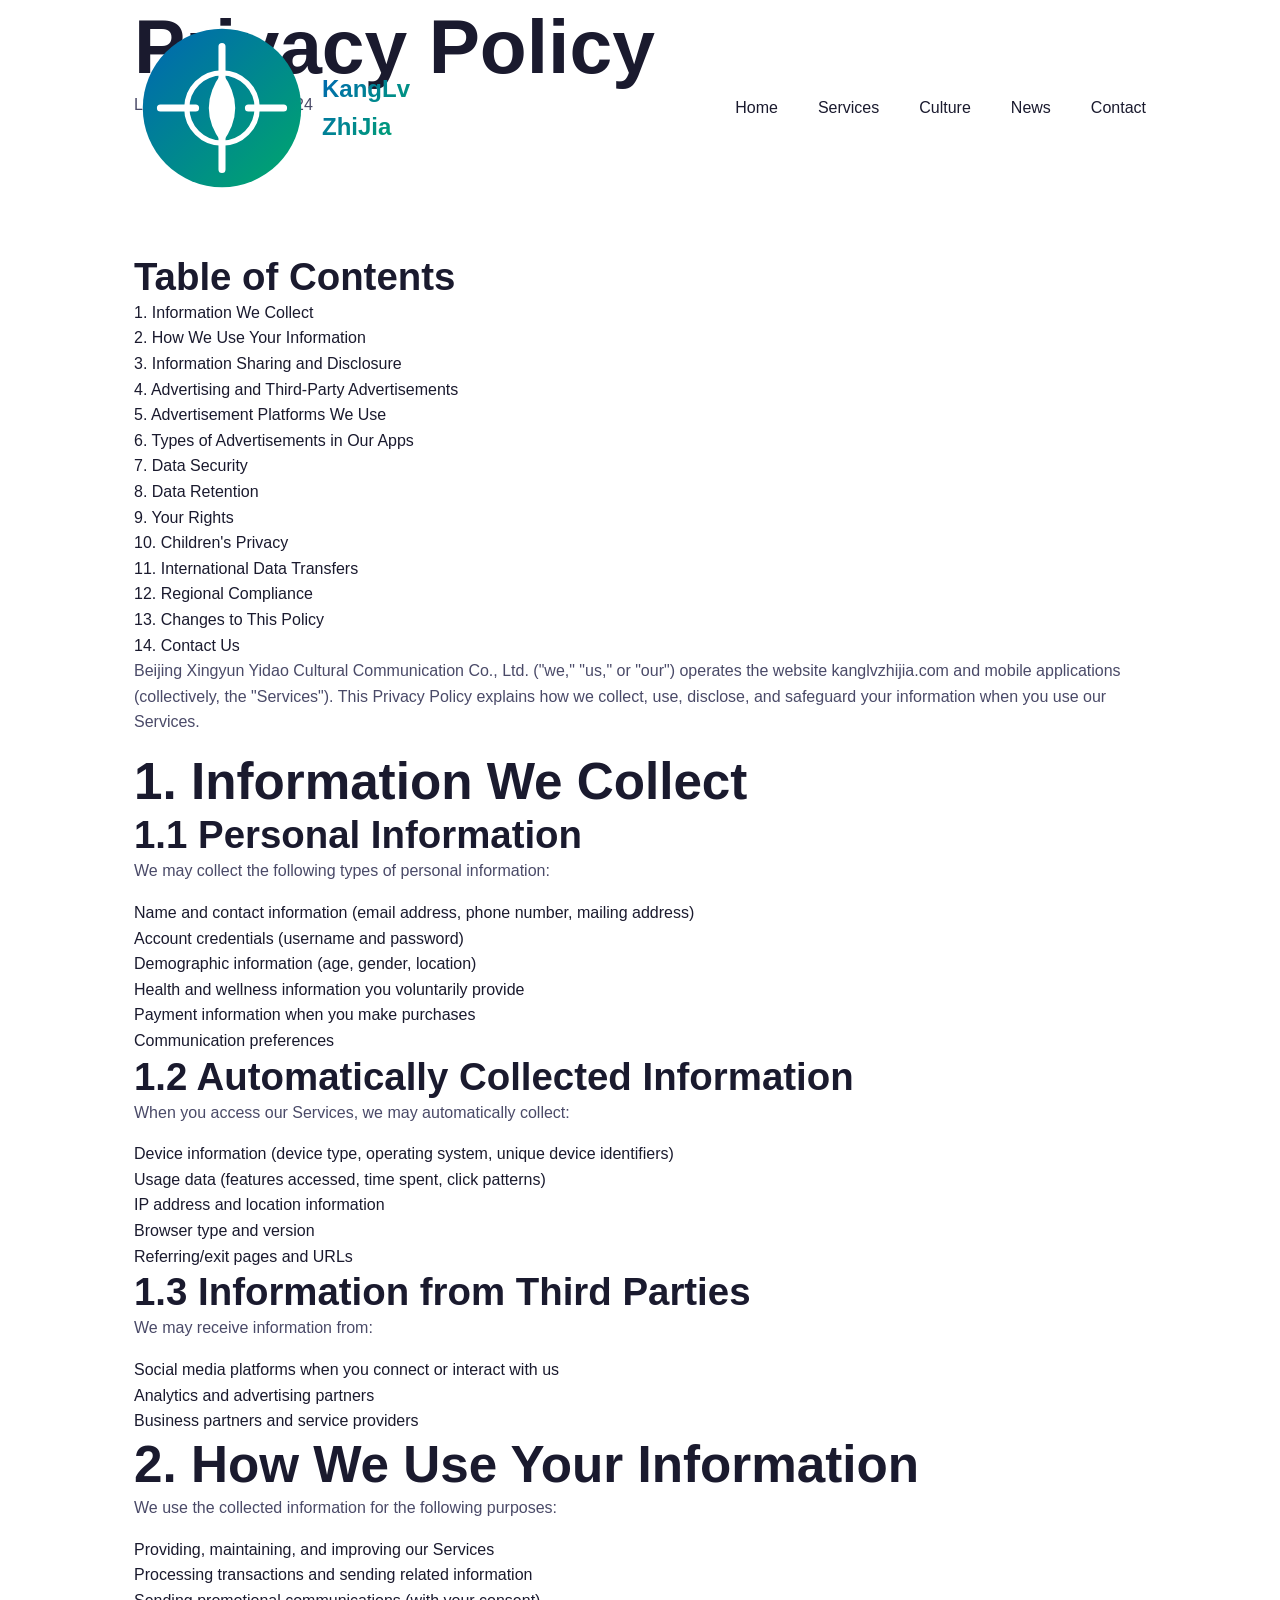
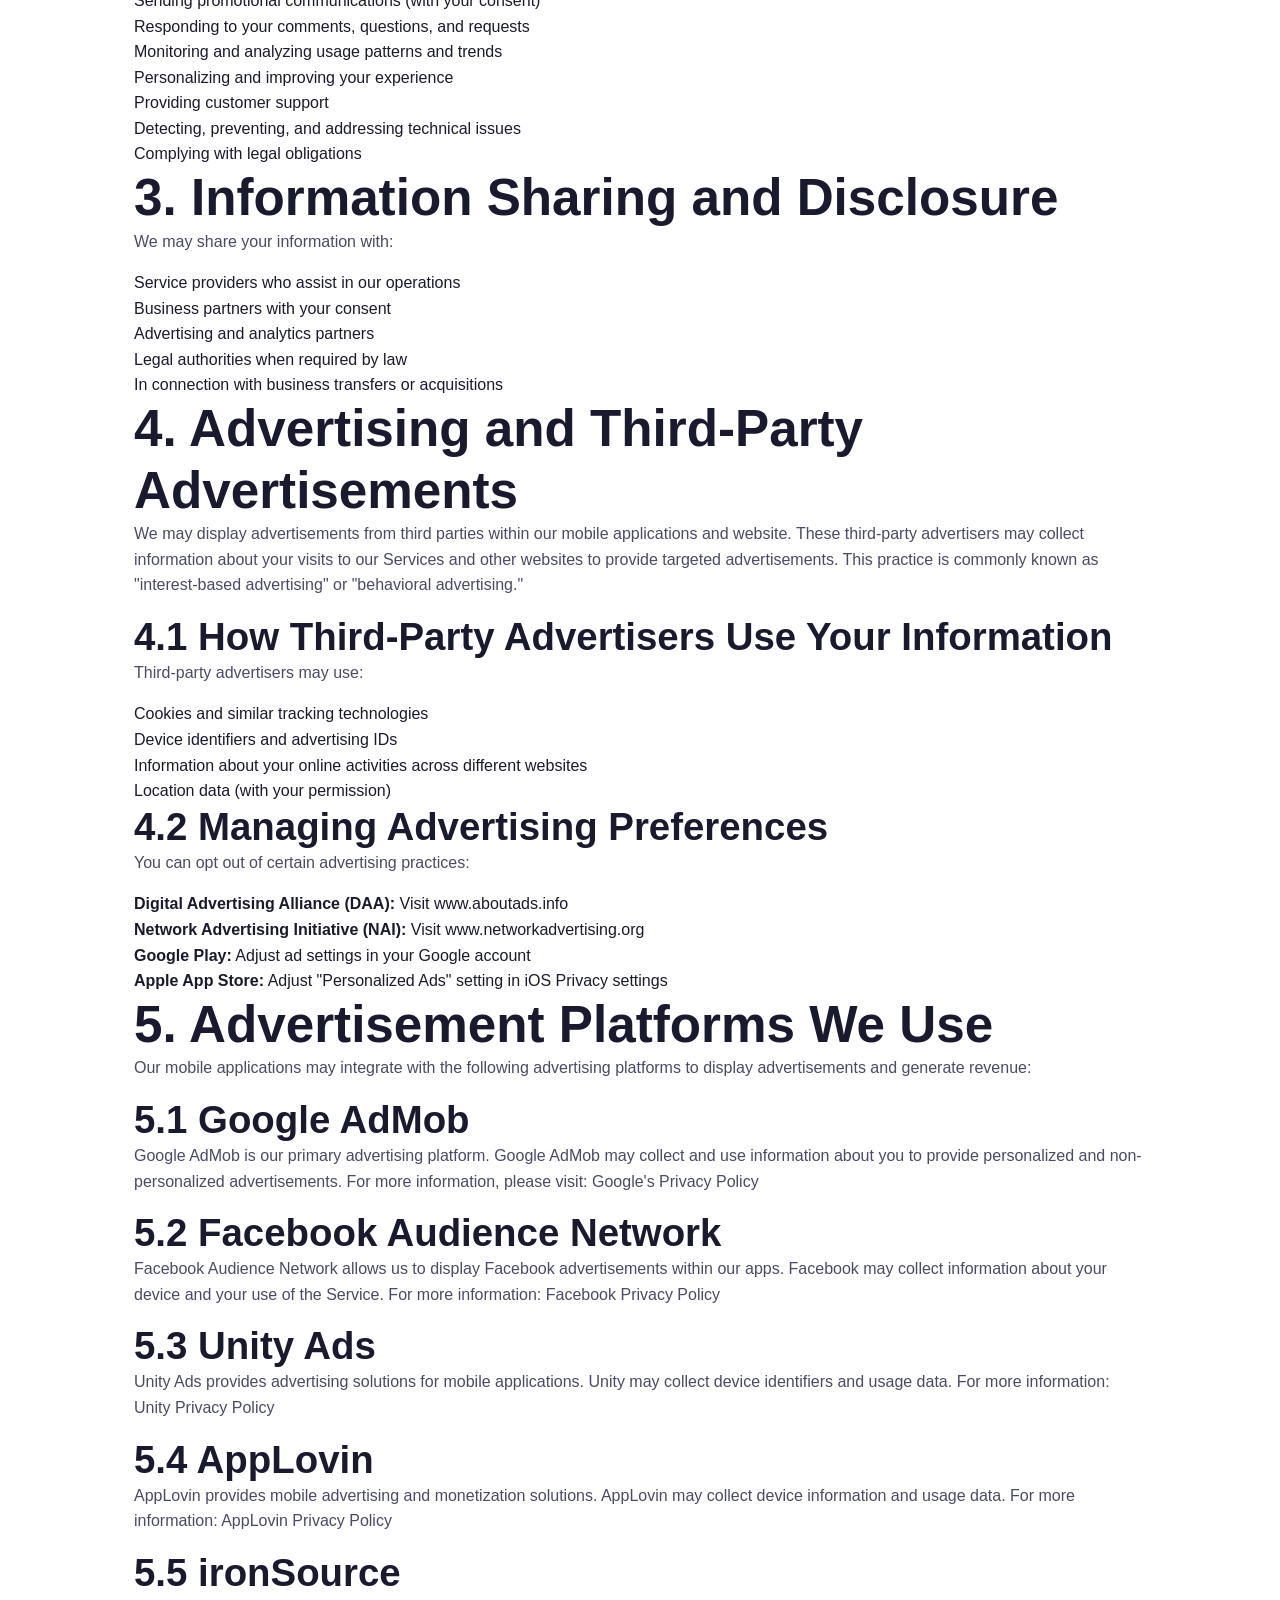
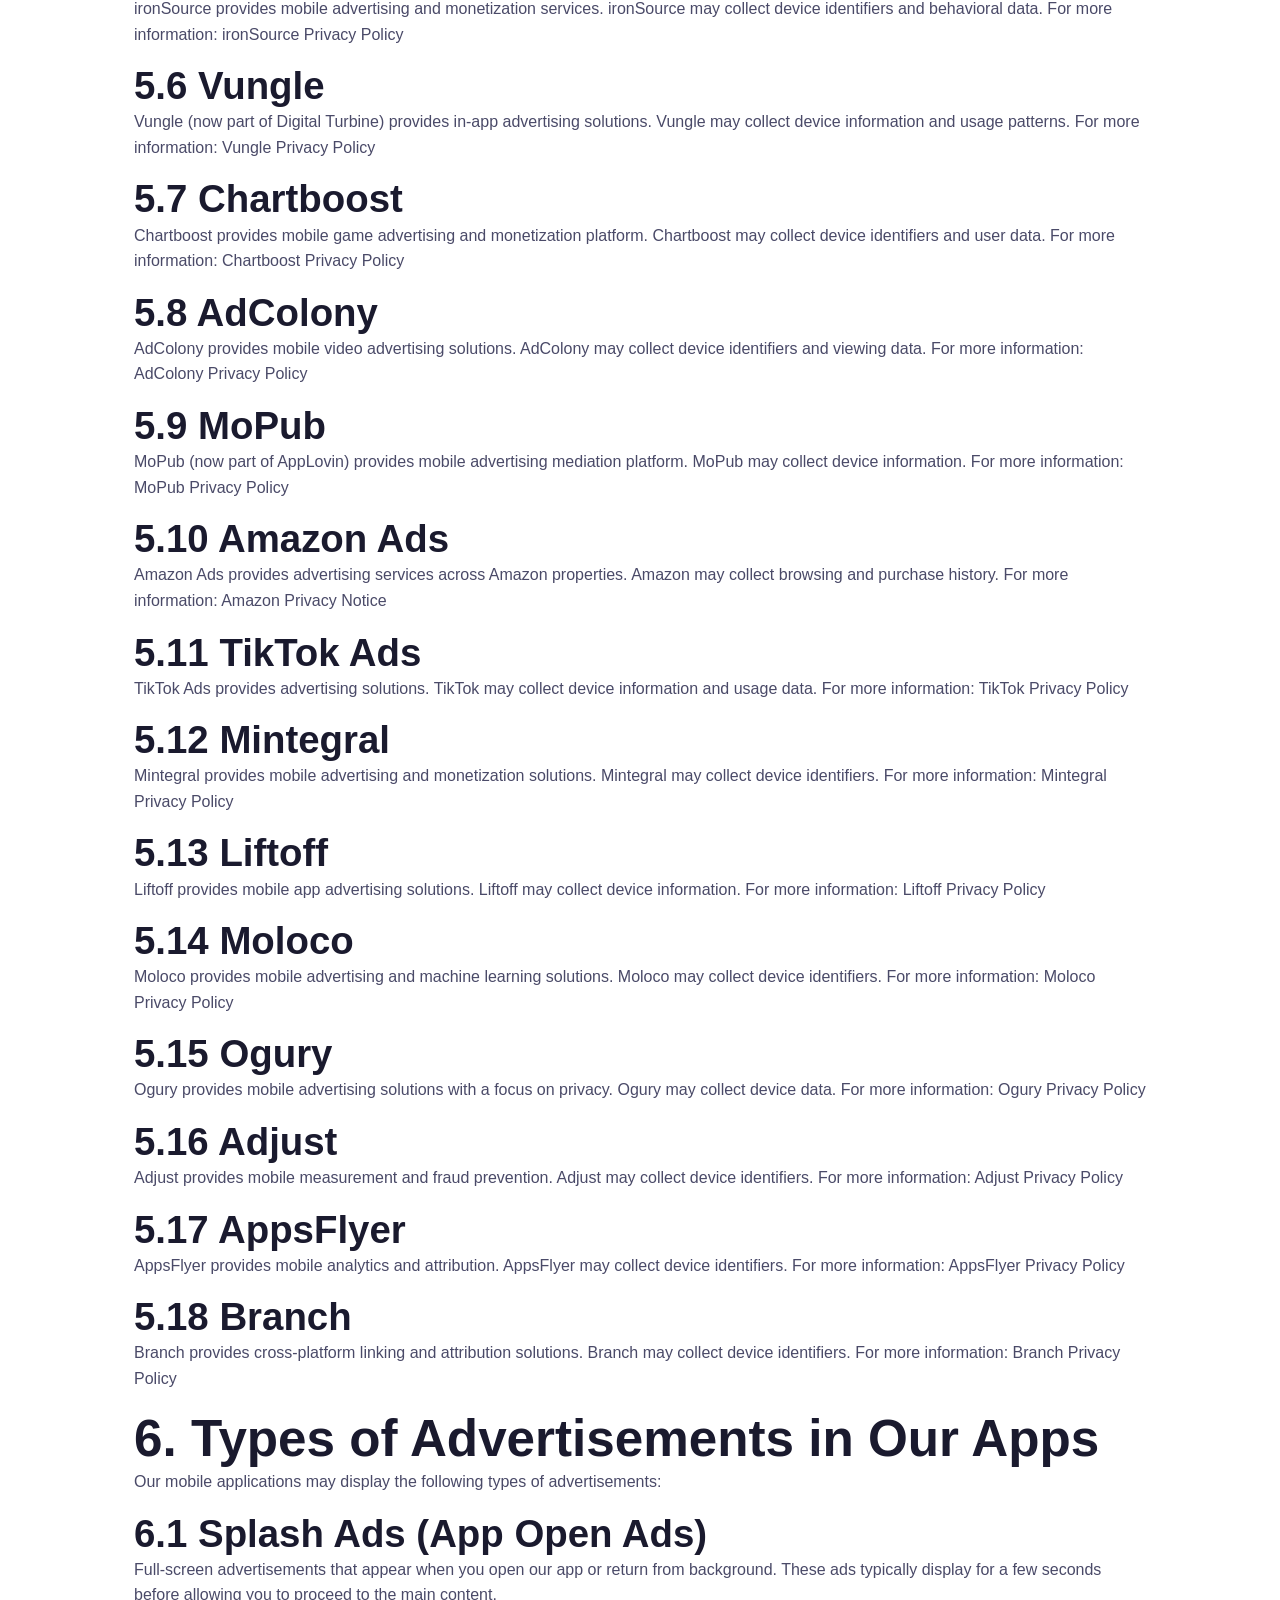
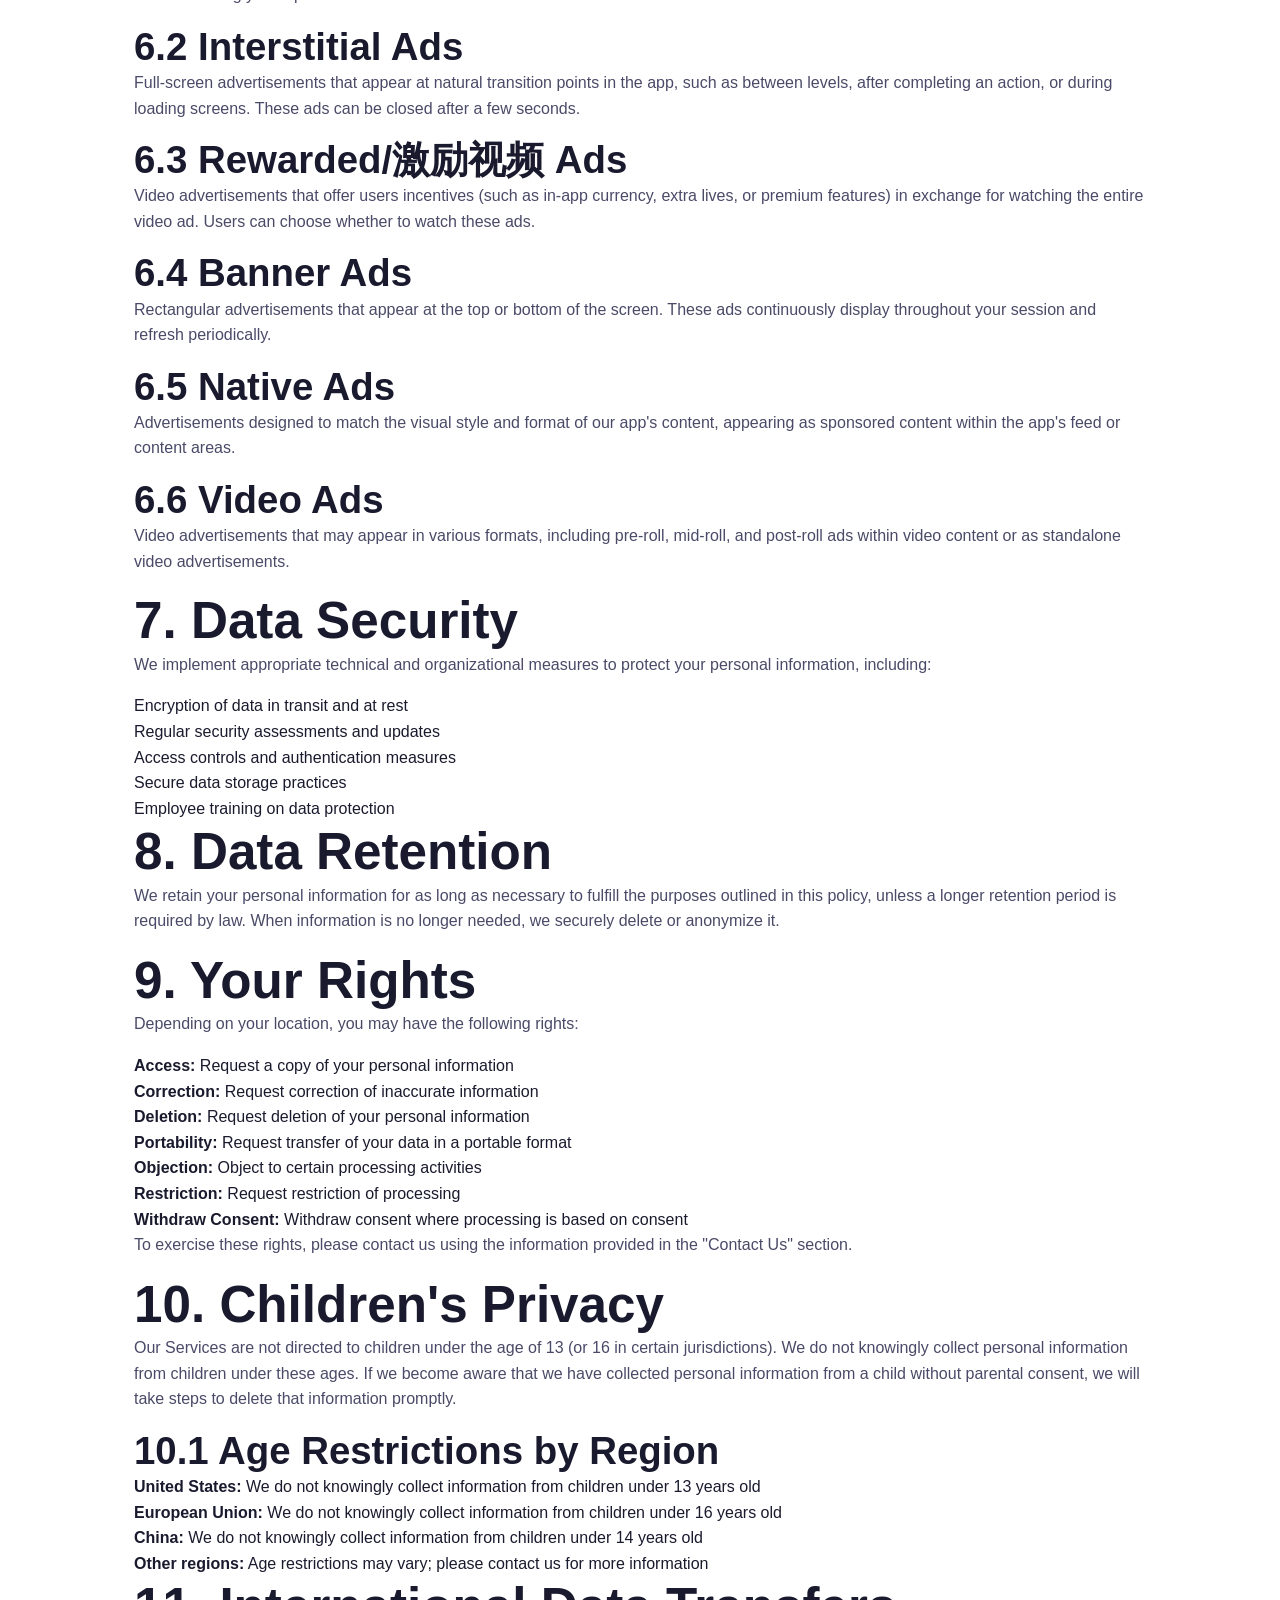
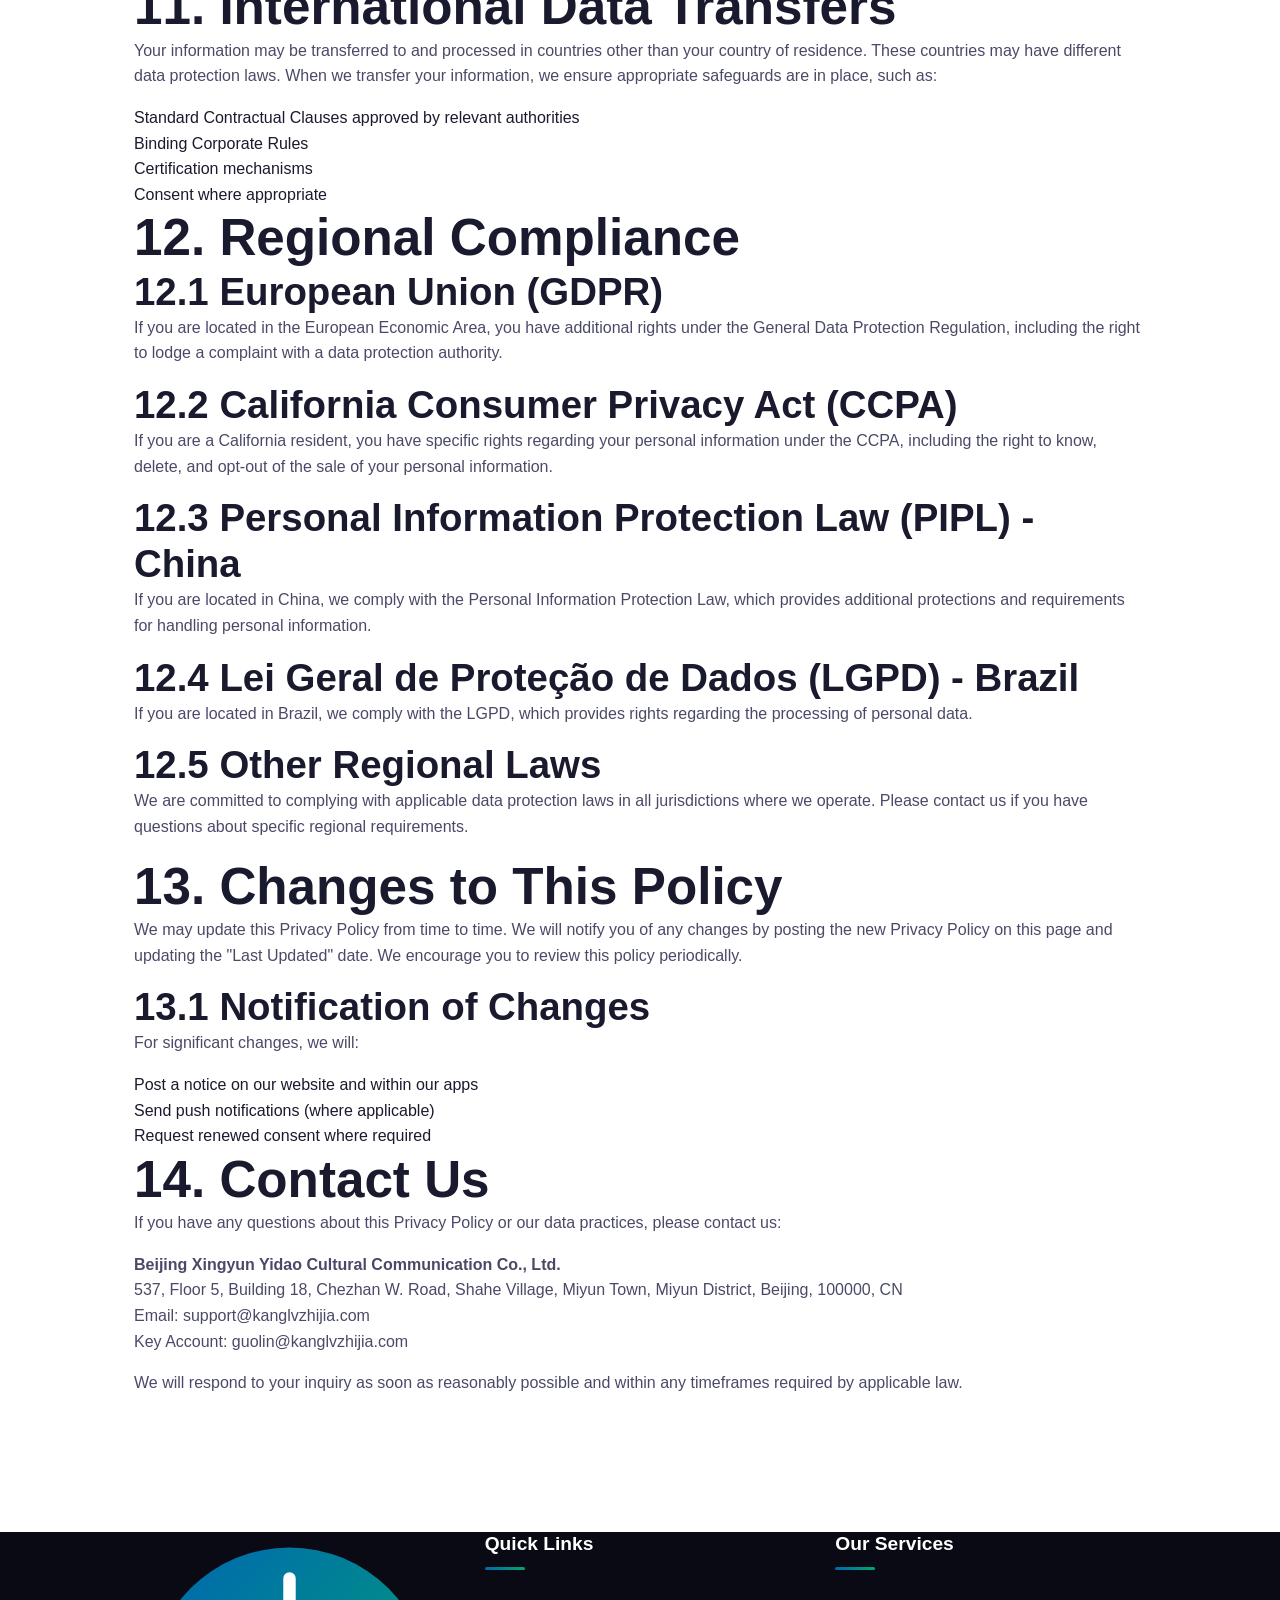
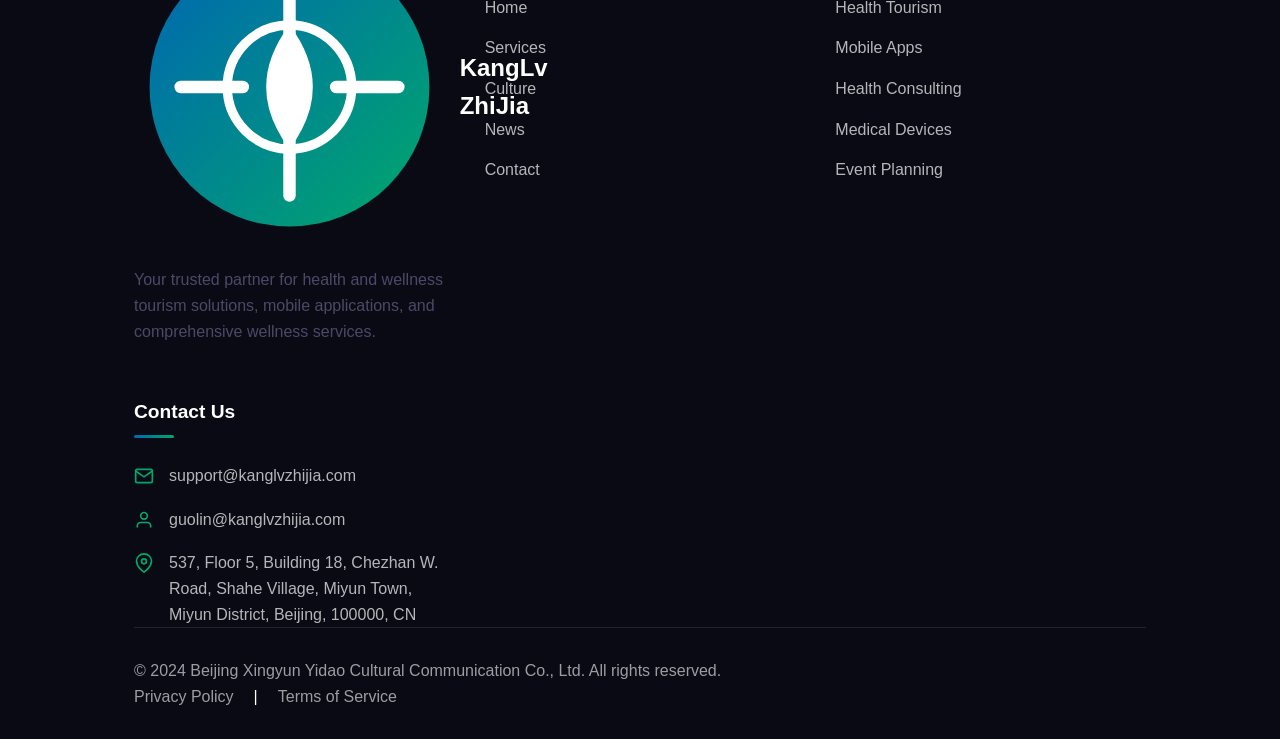
<file: privacy-policy.html>
<!DOCTYPE html>
<html lang="en">
<head>
    <meta charset="UTF-8">
    <meta name="viewport" content="width=device-width, initial-scale=1.0">
    <meta name="description" content="Privacy Policy - Beijing Xingyun Yidao Cultural Communication Co., Ltd. Learn how we collect, use, and protect your personal information.">
    <meta name="robots" content="noindex, nofollow">
    <meta property="og:title" content="Privacy Policy - KangLv ZhiJia">
    <meta property="og:type" content="website">
    <link rel="canonical" href="https://kanglvzhijia.com/privacy-policy.html">
    <title>Privacy Policy - KangLv ZhiJia</title>
    <link rel="stylesheet" href="css/style.css">
    <link rel="stylesheet" href="css/animations.css">
    <link rel="stylesheet" href="css/responsive.css">
</head>
<body>
    <!-- Header -->
    <header class="header" id="header">
        <nav class="nav container">
            <a href="index.html" class="nav-logo">
                <img src="images/logo.svg" alt="KangLv ZhiJia Logo" class="logo-img">
                <span class="logo-text">KangLv ZhiJia</span>
            </a>
            <div class="nav-menu" id="nav-menu">
                <ul class="nav-list">
                    <li class="nav-item"><a href="index.html" class="nav-link">Home</a></li>
                    <li class="nav-item"><a href="services.html" class="nav-link">Services</a></li>
                    <li class="nav-item"><a href="culture.html" class="nav-link">Culture</a></li>
                    <li class="nav-item"><a href="news.html" class="nav-link">News</a></li>
                    <li class="nav-item"><a href="contact.html" class="nav-link">Contact</a></li>
                </ul>
                <button class="nav-close" id="nav-close">
                    <svg width="24" height="24" viewBox="0 0 24 24" fill="none" stroke="currentColor" stroke-width="2">
                        <path d="M18 6L6 18M6 6l12 12"/>
                    </svg>
                </button>
            </div>
            <div class="nav-toggle" id="nav-toggle">
                <svg width="24" height="24" viewBox="0 0 24 24" fill="none" stroke="currentColor" stroke-width="2">
                    <path d="M4 6h16M4 12h16M4 18h16"/>
                </svg>
            </div>
        </nav>
    </header>

    <!-- Page Header -->
    <section class="page-header">
        <div class="page-header-bg" style="background: linear-gradient(135deg, #0066B3 0%, #00A86B 100%);"></div>
        <div class="container">
            <div class="page-header-content animate-fade-in-up">
                <h1>Privacy Policy</h1>
                <p>Last Updated: June 2024</p>
            </div>
        </div>
    </section>

    <!-- Privacy Content -->
    <section class="legal-section section">
        <div class="container">
            <div class="legal-content">
                <div class="legal-toc">
                    <h3>Table of Contents</h3>
                    <ul>
                        <li><a href="#information-collection">1. Information We Collect</a></li>
                        <li><a href="#information-use">2. How We Use Your Information</a></li>
                        <li><a href="#information-sharing">3. Information Sharing and Disclosure</a></li>
                        <li><a href="#advertising">4. Advertising and Third-Party Advertisements</a></li>
                        <li><a href="#advertisement-platforms">5. Advertisement Platforms We Use</a></li>
                        <li><a href="#advertisement-types">6. Types of Advertisements in Our Apps</a></li>
                        <li><a href="#data-security">7. Data Security</a></li>
                        <li><a href="#data-retention">8. Data Retention</a></li>
                        <li><a href="#user-rights">9. Your Rights</a></li>
                        <li><a href="#children-privacy">10. Children's Privacy</a></li>
                        <li><a href="#international-transfers">11. International Data Transfers</a></li>
                        <li><a href="#regional-compliance">12. Regional Compliance</a></li>
                        <li><a href="#policy-changes">13. Changes to This Policy</a></li>
                        <li><a href="#contact-us">14. Contact Us</a></li>
                    </ul>
                </div>

                <div class="legal-text">
                    <p>Beijing Xingyun Yidao Cultural Communication Co., Ltd. ("we," "us," or "our") operates the website kanglvzhijia.com and mobile applications (collectively, the "Services"). This Privacy Policy explains how we collect, use, disclose, and safeguard your information when you use our Services.</p>

                    <h2 id="information-collection">1. Information We Collect</h2>
                    <h3>1.1 Personal Information</h3>
                    <p>We may collect the following types of personal information:</p>
                    <ul>
                        <li>Name and contact information (email address, phone number, mailing address)</li>
                        <li>Account credentials (username and password)</li>
                        <li>Demographic information (age, gender, location)</li>
                        <li>Health and wellness information you voluntarily provide</li>
                        <li>Payment information when you make purchases</li>
                        <li>Communication preferences</li>
                    </ul>

                    <h3>1.2 Automatically Collected Information</h3>
                    <p>When you access our Services, we may automatically collect:</p>
                    <ul>
                        <li>Device information (device type, operating system, unique device identifiers)</li>
                        <li>Usage data (features accessed, time spent, click patterns)</li>
                        <li>IP address and location information</li>
                        <li>Browser type and version</li>
                        <li>Referring/exit pages and URLs</li>
                    </ul>

                    <h3>1.3 Information from Third Parties</h3>
                    <p>We may receive information from:</p>
                    <ul>
                        <li>Social media platforms when you connect or interact with us</li>
                        <li>Analytics and advertising partners</li>
                        <li>Business partners and service providers</li>
                    </ul>

                    <h2 id="information-use">2. How We Use Your Information</h2>
                    <p>We use the collected information for the following purposes:</p>
                    <ul>
                        <li>Providing, maintaining, and improving our Services</li>
                        <li>Processing transactions and sending related information</li>
                        <li>Sending promotional communications (with your consent)</li>
                        <li>Responding to your comments, questions, and requests</li>
                        <li>Monitoring and analyzing usage patterns and trends</li>
                        <li>Personalizing and improving your experience</li>
                        <li>Providing customer support</li>
                        <li>Detecting, preventing, and addressing technical issues</li>
                        <li>Complying with legal obligations</li>
                    </ul>

                    <h2 id="information-sharing">3. Information Sharing and Disclosure</h2>
                    <p>We may share your information with:</p>
                    <ul>
                        <li>Service providers who assist in our operations</li>
                        <li>Business partners with your consent</li>
                        <li>Advertising and analytics partners</li>
                        <li>Legal authorities when required by law</li>
                        <li>In connection with business transfers or acquisitions</li>
                    </ul>

                    <h2 id="advertising">4. Advertising and Third-Party Advertisements</h2>
                    <p>We may display advertisements from third parties within our mobile applications and website. These third-party advertisers may collect information about your visits to our Services and other websites to provide targeted advertisements. This practice is commonly known as "interest-based advertising" or "behavioral advertising."</p>

                    <h3>4.1 How Third-Party Advertisers Use Your Information</h3>
                    <p>Third-party advertisers may use:</p>
                    <ul>
                        <li>Cookies and similar tracking technologies</li>
                        <li>Device identifiers and advertising IDs</li>
                        <li>Information about your online activities across different websites</li>
                        <li>Location data (with your permission)</li>
                    </ul>

                    <h3>4.2 Managing Advertising Preferences</h3>
                    <p>You can opt out of certain advertising practices:</p>
                    <ul>
                        <li><strong>Digital Advertising Alliance (DAA):</strong> Visit <a href="https://www.aboutads.info/" target="_blank">www.aboutads.info</a></li>
                        <li><strong>Network Advertising Initiative (NAI):</strong> Visit <a href="https://www.networkadvertising.org/" target="_blank">www.networkadvertising.org</a></li>
                        <li><strong>Google Play:</strong> Adjust ad settings in your Google account</li>
                        <li><strong>Apple App Store:</strong> Adjust "Personalized Ads" setting in iOS Privacy settings</li>
                    </ul>

                    <h2 id="advertisement-platforms">5. Advertisement Platforms We Use</h2>
                    <p>Our mobile applications may integrate with the following advertising platforms to display advertisements and generate revenue:</p>

                    <h3>5.1 Google AdMob</h3>
                    <p>Google AdMob is our primary advertising platform. Google AdMob may collect and use information about you to provide personalized and non-personalized advertisements. For more information, please visit: <a href="https://policies.google.com/technologies/partner-sites" target="_blank">Google's Privacy Policy</a></p>

                    <h3>5.2 Facebook Audience Network</h3>
                    <p>Facebook Audience Network allows us to display Facebook advertisements within our apps. Facebook may collect information about your device and your use of the Service. For more information: <a href="https://www.facebook.com/about/privacy" target="_blank">Facebook Privacy Policy</a></p>

                    <h3>5.3 Unity Ads</h3>
                    <p>Unity Ads provides advertising solutions for mobile applications. Unity may collect device identifiers and usage data. For more information: <a href="https://unity.com/legal/privacy-policy" target="_blank">Unity Privacy Policy</a></p>

                    <h3>5.4 AppLovin</h3>
                    <p>AppLovin provides mobile advertising and monetization solutions. AppLovin may collect device information and usage data. For more information: <a href="https://www.applovin.com/privacy/" target="_blank">AppLovin Privacy Policy</a></p>

                    <h3>5.5 ironSource</h3>
                    <p>ironSource provides mobile advertising and monetization services. ironSource may collect device identifiers and behavioral data. For more information: <a href="https://www.is.com/privacy-policy/" target="_blank">ironSource Privacy Policy</a></p>

                    <h3>5.6 Vungle</h3>
                    <p>Vungle (now part of Digital Turbine) provides in-app advertising solutions. Vungle may collect device information and usage patterns. For more information: <a href="https://www.digitalturbine.com/privacy-policy/" target="_blank">Vungle Privacy Policy</a></p>

                    <h3>5.7 Chartboost</h3>
                    <p>Chartboost provides mobile game advertising and monetization platform. Chartboost may collect device identifiers and user data. For more information: <a href="https://www.chartboost.com/privacy/" target="_blank">Chartboost Privacy Policy</a></p>

                    <h3>5.8 AdColony</h3>
                    <p>AdColony provides mobile video advertising solutions. AdColony may collect device identifiers and viewing data. For more information: <a href="https://www.adcolony.com/privacy-policy/" target="_blank">AdColony Privacy Policy</a></p>

                    <h3>5.9 MoPub</h3>
                    <p>MoPub (now part of AppLovin) provides mobile advertising mediation platform. MoPub may collect device information. For more information: <a href="https://www.mopub.com/legal/privacy/" target="_blank">MoPub Privacy Policy</a></p>

                    <h3>5.10 Amazon Ads</h3>
                    <p>Amazon Ads provides advertising services across Amazon properties. Amazon may collect browsing and purchase history. For more information: <a href="https://www.amazon.com/gp/help/customer/display.html?nodeId=GX7N58D4MWUUU8MU" target="_blank">Amazon Privacy Notice</a></p>

                    <h3>5.11 TikTok Ads</h3>
                    <p>TikTok Ads provides advertising solutions. TikTok may collect device information and usage data. For more information: <a href="https://www.tiktok.com/legal/privacy-policy" target="_blank">TikTok Privacy Policy</a></p>

                    <h3>5.12 Mintegral</h3>
                    <p>Mintegral provides mobile advertising and monetization solutions. Mintegral may collect device identifiers. For more information: <a href="https://www.mintegral.com/en/privacy/" target="_blank">Mintegral Privacy Policy</a></p>

                    <h3>5.13 Liftoff</h3>
                    <p>Liftoff provides mobile app advertising solutions. Liftoff may collect device information. For more information: <a href="https://liftoff.io/privacy-policy/" target="_blank">Liftoff Privacy Policy</a></p>

                    <h3>5.14 Moloco</h3>
                    <p>Moloco provides mobile advertising and machine learning solutions. Moloco may collect device identifiers. For more information: <a href="https://www.moloco.com/privacy-policy" target="_blank">Moloco Privacy Policy</a></p>

                    <h3>5.15 Ogury</h3>
                    <p>Ogury provides mobile advertising solutions with a focus on privacy. Ogury may collect device data. For more information: <a href="https://www.ogury.com/privacy-policy/" target="_blank">Ogury Privacy Policy</a></p>

                    <h3>5.16 Adjust</h3>
                    <p>Adjust provides mobile measurement and fraud prevention. Adjust may collect device identifiers. For more information: <a href="https://www.adjust.com/privacy-policy/" target="_blank">Adjust Privacy Policy</a></p>

                    <h3>5.17 AppsFlyer</h3>
                    <p>AppsFlyer provides mobile analytics and attribution. AppsFlyer may collect device identifiers. For more information: <a href="https://www.appsflyer.com/privacy-policy/" target="_blank">AppsFlyer Privacy Policy</a></p>

                    <h3>5.18 Branch</h3>
                    <p>Branch provides cross-platform linking and attribution solutions. Branch may collect device identifiers. For more information: <a href="https://branch.io/policies/privacy-policy/" target="_blank">Branch Privacy Policy</a></p>

                    <h2 id="advertisement-types">6. Types of Advertisements in Our Apps</h2>
                    <p>Our mobile applications may display the following types of advertisements:</p>

                    <h3>6.1 Splash Ads (App Open Ads)</h3>
                    <p>Full-screen advertisements that appear when you open our app or return from background. These ads typically display for a few seconds before allowing you to proceed to the main content.</p>

                    <h3>6.2 Interstitial Ads</h3>
                    <p>Full-screen advertisements that appear at natural transition points in the app, such as between levels, after completing an action, or during loading screens. These ads can be closed after a few seconds.</p>

                    <h3>6.3 Rewarded/激励视频 Ads</h3>
                    <p>Video advertisements that offer users incentives (such as in-app currency, extra lives, or premium features) in exchange for watching the entire video ad. Users can choose whether to watch these ads.</p>

                    <h3>6.4 Banner Ads</h3>
                    <p>Rectangular advertisements that appear at the top or bottom of the screen. These ads continuously display throughout your session and refresh periodically.</p>

                    <h3>6.5 Native Ads</h3>
                    <p>Advertisements designed to match the visual style and format of our app's content, appearing as sponsored content within the app's feed or content areas.</p>

                    <h3>6.6 Video Ads</h3>
                    <p>Video advertisements that may appear in various formats, including pre-roll, mid-roll, and post-roll ads within video content or as standalone video advertisements.</p>

                    <h2 id="data-security">7. Data Security</h2>
                    <p>We implement appropriate technical and organizational measures to protect your personal information, including:</p>
                    <ul>
                        <li>Encryption of data in transit and at rest</li>
                        <li>Regular security assessments and updates</li>
                        <li>Access controls and authentication measures</li>
                        <li>Secure data storage practices</li>
                        <li>Employee training on data protection</li>
                    </ul>

                    <h2 id="data-retention">8. Data Retention</h2>
                    <p>We retain your personal information for as long as necessary to fulfill the purposes outlined in this policy, unless a longer retention period is required by law. When information is no longer needed, we securely delete or anonymize it.</p>

                    <h2 id="user-rights">9. Your Rights</h2>
                    <p>Depending on your location, you may have the following rights:</p>
                    <ul>
                        <li><strong>Access:</strong> Request a copy of your personal information</li>
                        <li><strong>Correction:</strong> Request correction of inaccurate information</li>
                        <li><strong>Deletion:</strong> Request deletion of your personal information</li>
                        <li><strong>Portability:</strong> Request transfer of your data in a portable format</li>
                        <li><strong>Objection:</strong> Object to certain processing activities</li>
                        <li><strong>Restriction:</strong> Request restriction of processing</li>
                        <li><strong>Withdraw Consent:</strong> Withdraw consent where processing is based on consent</li>
                    </ul>
                    <p>To exercise these rights, please contact us using the information provided in the "Contact Us" section.</p>

                    <h2 id="children-privacy">10. Children's Privacy</h2>
                    <p>Our Services are not directed to children under the age of 13 (or 16 in certain jurisdictions). We do not knowingly collect personal information from children under these ages. If we become aware that we have collected personal information from a child without parental consent, we will take steps to delete that information promptly.</p>

                    <h3>10.1 Age Restrictions by Region</h3>
                    <ul>
                        <li><strong>United States:</strong> We do not knowingly collect information from children under 13 years old</li>
                        <li><strong>European Union:</strong> We do not knowingly collect information from children under 16 years old</li>
                        <li><strong>China:</strong> We do not knowingly collect information from children under 14 years old</li>
                        <li><strong>Other regions:</strong> Age restrictions may vary; please contact us for more information</li>
                    </ul>

                    <h2 id="international-transfers">11. International Data Transfers</h2>
                    <p>Your information may be transferred to and processed in countries other than your country of residence. These countries may have different data protection laws. When we transfer your information, we ensure appropriate safeguards are in place, such as:</p>
                    <ul>
                        <li>Standard Contractual Clauses approved by relevant authorities</li>
                        <li>Binding Corporate Rules</li>
                        <li>Certification mechanisms</li>
                        <li>Consent where appropriate</li>
                    </ul>

                    <h2 id="regional-compliance">12. Regional Compliance</h2>
                    
                    <h3>12.1 European Union (GDPR)</h3>
                    <p>If you are located in the European Economic Area, you have additional rights under the General Data Protection Regulation, including the right to lodge a complaint with a data protection authority.</p>

                    <h3>12.2 California Consumer Privacy Act (CCPA)</h3>
                    <p>If you are a California resident, you have specific rights regarding your personal information under the CCPA, including the right to know, delete, and opt-out of the sale of your personal information.</p>

                    <h3>12.3 Personal Information Protection Law (PIPL) - China</h3>
                    <p>If you are located in China, we comply with the Personal Information Protection Law, which provides additional protections and requirements for handling personal information.</p>

                    <h3>12.4 Lei Geral de Proteção de Dados (LGPD) - Brazil</h3>
                    <p>If you are located in Brazil, we comply with the LGPD, which provides rights regarding the processing of personal data.</p>

                    <h3>12.5 Other Regional Laws</h3>
                    <p>We are committed to complying with applicable data protection laws in all jurisdictions where we operate. Please contact us if you have questions about specific regional requirements.</p>

                    <h2 id="policy-changes">13. Changes to This Policy</h2>
                    <p>We may update this Privacy Policy from time to time. We will notify you of any changes by posting the new Privacy Policy on this page and updating the "Last Updated" date. We encourage you to review this policy periodically.</p>

                    <h3>13.1 Notification of Changes</h3>
                    <p>For significant changes, we will:</p>
                    <ul>
                        <li>Post a notice on our website and within our apps</li>
                        <li>Send push notifications (where applicable)</li>
                        <li>Request renewed consent where required</li>
                    </ul>

                    <h2 id="contact-us">14. Contact Us</h2>
                    <p>If you have any questions about this Privacy Policy or our data practices, please contact us:</p>
                    
                    <p><strong>Beijing Xingyun Yidao Cultural Communication Co., Ltd.</strong><br>
                    537, Floor 5, Building 18, Chezhan W. Road, Shahe Village, Miyun Town, Miyun District, Beijing, 100000, CN<br>
                    Email: <a href="mailto:support@kanglvzhijia.com">support@kanglvzhijia.com</a><br>
                    Key Account: <a href="mailto:guolin@kanglvzhijia.com">guolin@kanglvzhijia.com</a></p>

                    <p>We will respond to your inquiry as soon as reasonably possible and within any timeframes required by applicable law.</p>
                </div>
            </div>
        </div>
    </section>

    <!-- Footer -->
    <footer class="footer">
        <div class="container">
            <div class="footer-grid">
                <div class="footer-column">
                    <a href="index.html" class="footer-logo">
                        <img src="images/logo.svg" alt="KangLv ZhiJia" class="footer-logo-img">
                        <span>KangLv ZhiJia</span>
                    </a>
                    <p class="footer-desc">Your trusted partner for health and wellness tourism solutions, mobile applications, and comprehensive wellness services.</p>
                </div>
                <div class="footer-column">
                    <h4>Quick Links</h4>
                    <ul class="footer-links">
                        <li><a href="index.html">Home</a></li>
                        <li><a href="services.html">Services</a></li>
                        <li><a href="culture.html">Culture</a></li>
                        <li><a href="news.html">News</a></li>
                        <li><a href="contact.html">Contact</a></li>
                    </ul>
                </div>
                <div class="footer-column">
                    <h4>Our Services</h4>
                    <ul class="footer-links">
                        <li><a href="services.html#tourism">Health Tourism</a></li>
                        <li><a href="services.html#apps">Mobile Apps</a></li>
                        <li><a href="services.html#health">Health Consulting</a></li>
                        <li><a href="services.html#medical">Medical Devices</a></li>
                        <li><a href="services.html#events">Event Planning</a></li>
                    </ul>
                </div>
                <div class="footer-column">
                    <h4>Contact Us</h4>
                    <ul class="footer-contact">
                        <li>
                            <svg width="20" height="20" viewBox="0 0 24 24" fill="none" stroke="currentColor" stroke-width="2">
                                <path d="M4 4h16c1.1 0 2 .9 2 2v12c0 1.1-.9 2-2 2H4c-1.1 0-2-.9-2-2V6c0-1.1.9-2 2-2z"/>
                                <polyline points="22,6 12,13 2,6"/>
                            </svg>
                            <span>support@kanglvzhijia.com</span>
                        </li>
                        <li>
                            <svg width="20" height="20" viewBox="0 0 24 24" fill="none" stroke="currentColor" stroke-width="2">
                                <path d="M20 21v-2a4 4 0 00-4-4H8a4 4 0 00-4 4v2"/>
                                <circle cx="12" cy="7" r="4"/>
                            </svg>
                            <span>guolin@kanglvzhijia.com</span>
                        </li>
                        <li>
                            <svg width="20" height="20" viewBox="0 0 24 24" fill="none" stroke="currentColor" stroke-width="2">
                                <path d="M21 10c0 7-9 13-9 13s-9-6-9-13a9 9 0 0118 0z"/>
                                <circle cx="12" cy="10" r="3"/>
                            </svg>
                            <span>537, Floor 5, Building 18, Chezhan W. Road, Shahe Village, Miyun Town, Miyun District, Beijing, 100000, CN</span>
                        </li>
                    </ul>
                </div>
            </div>
            <div class="footer-bottom">
                <p>&copy; 2024 Beijing Xingyun Yidao Cultural Communication Co., Ltd. All rights reserved.</p>
                <div class="footer-legal">
                    <a href="privacy-policy.html">Privacy Policy</a>
                    <span>|</span>
                    <a href="terms-of-service.html">Terms of Service</a>
                </div>
            </div>
        </div>
    </footer>

    <script src="js/main.js"></script>
</body>
</html>
</file>
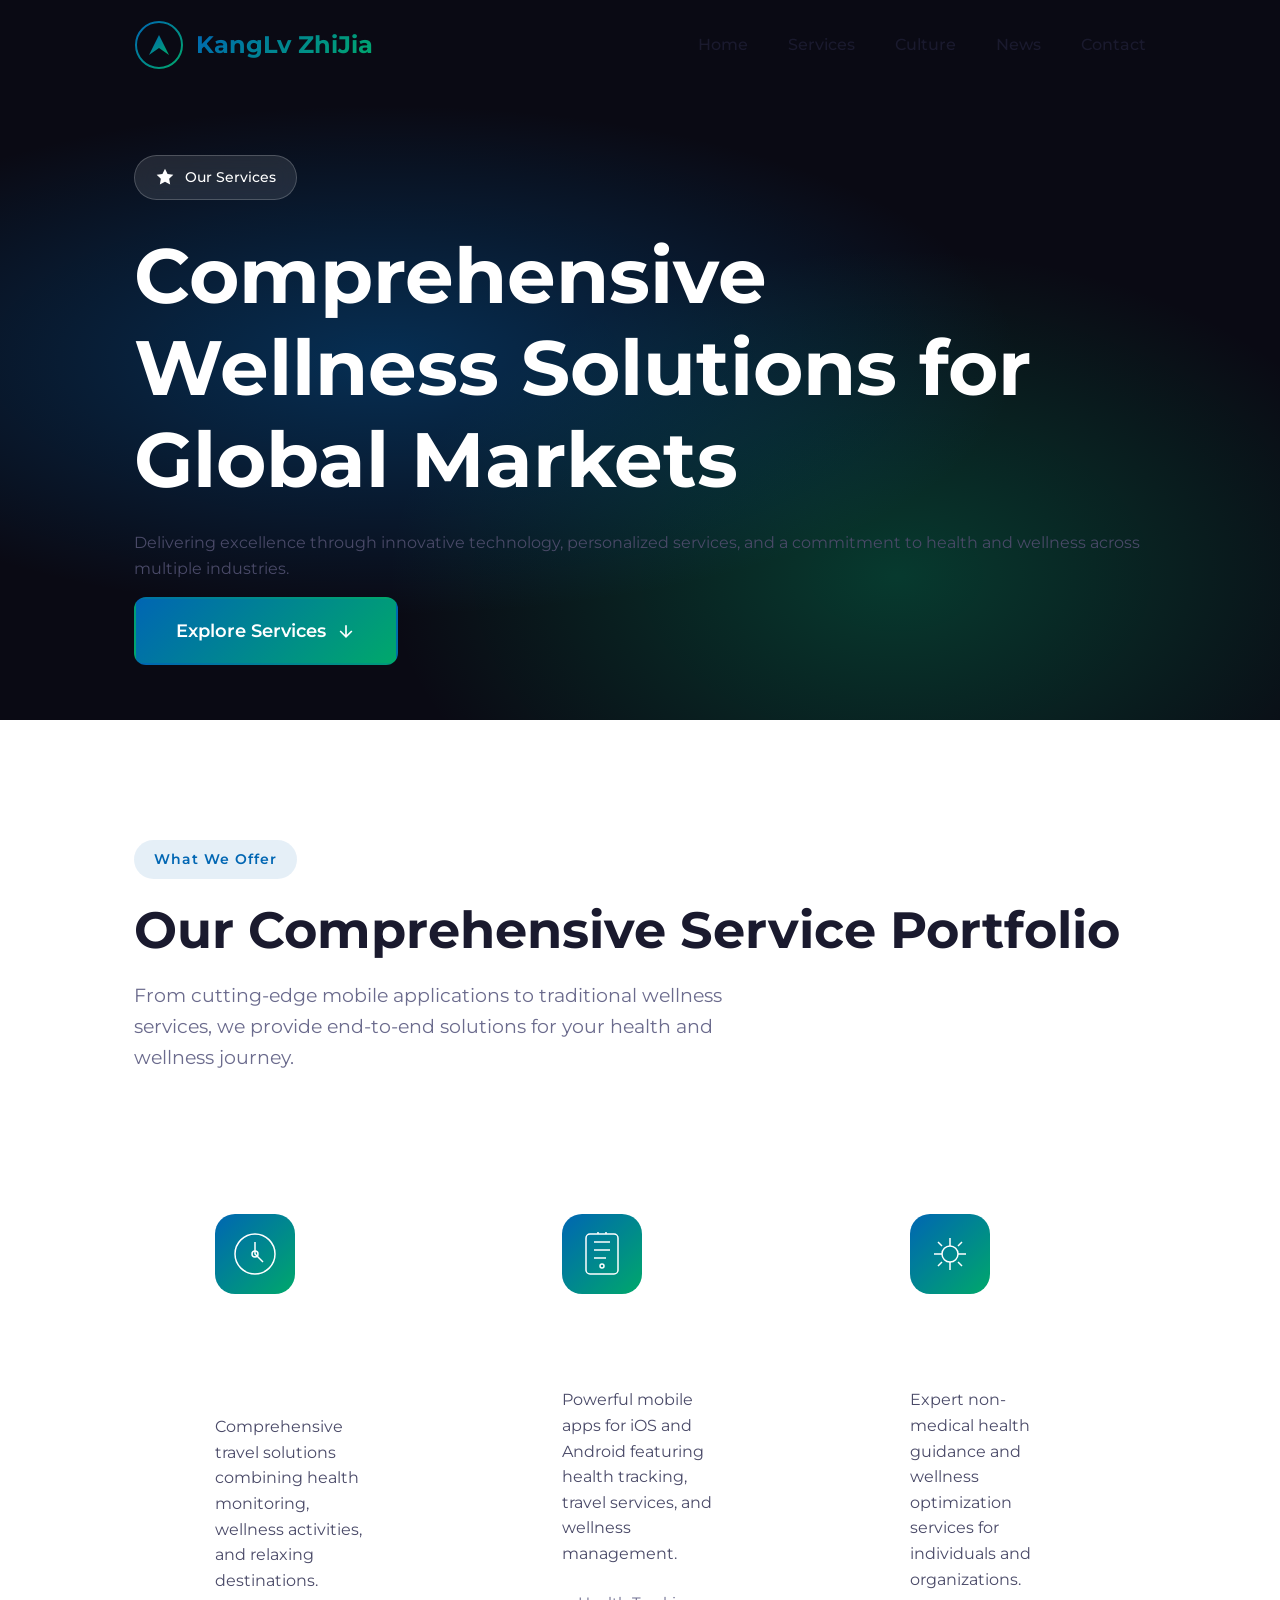
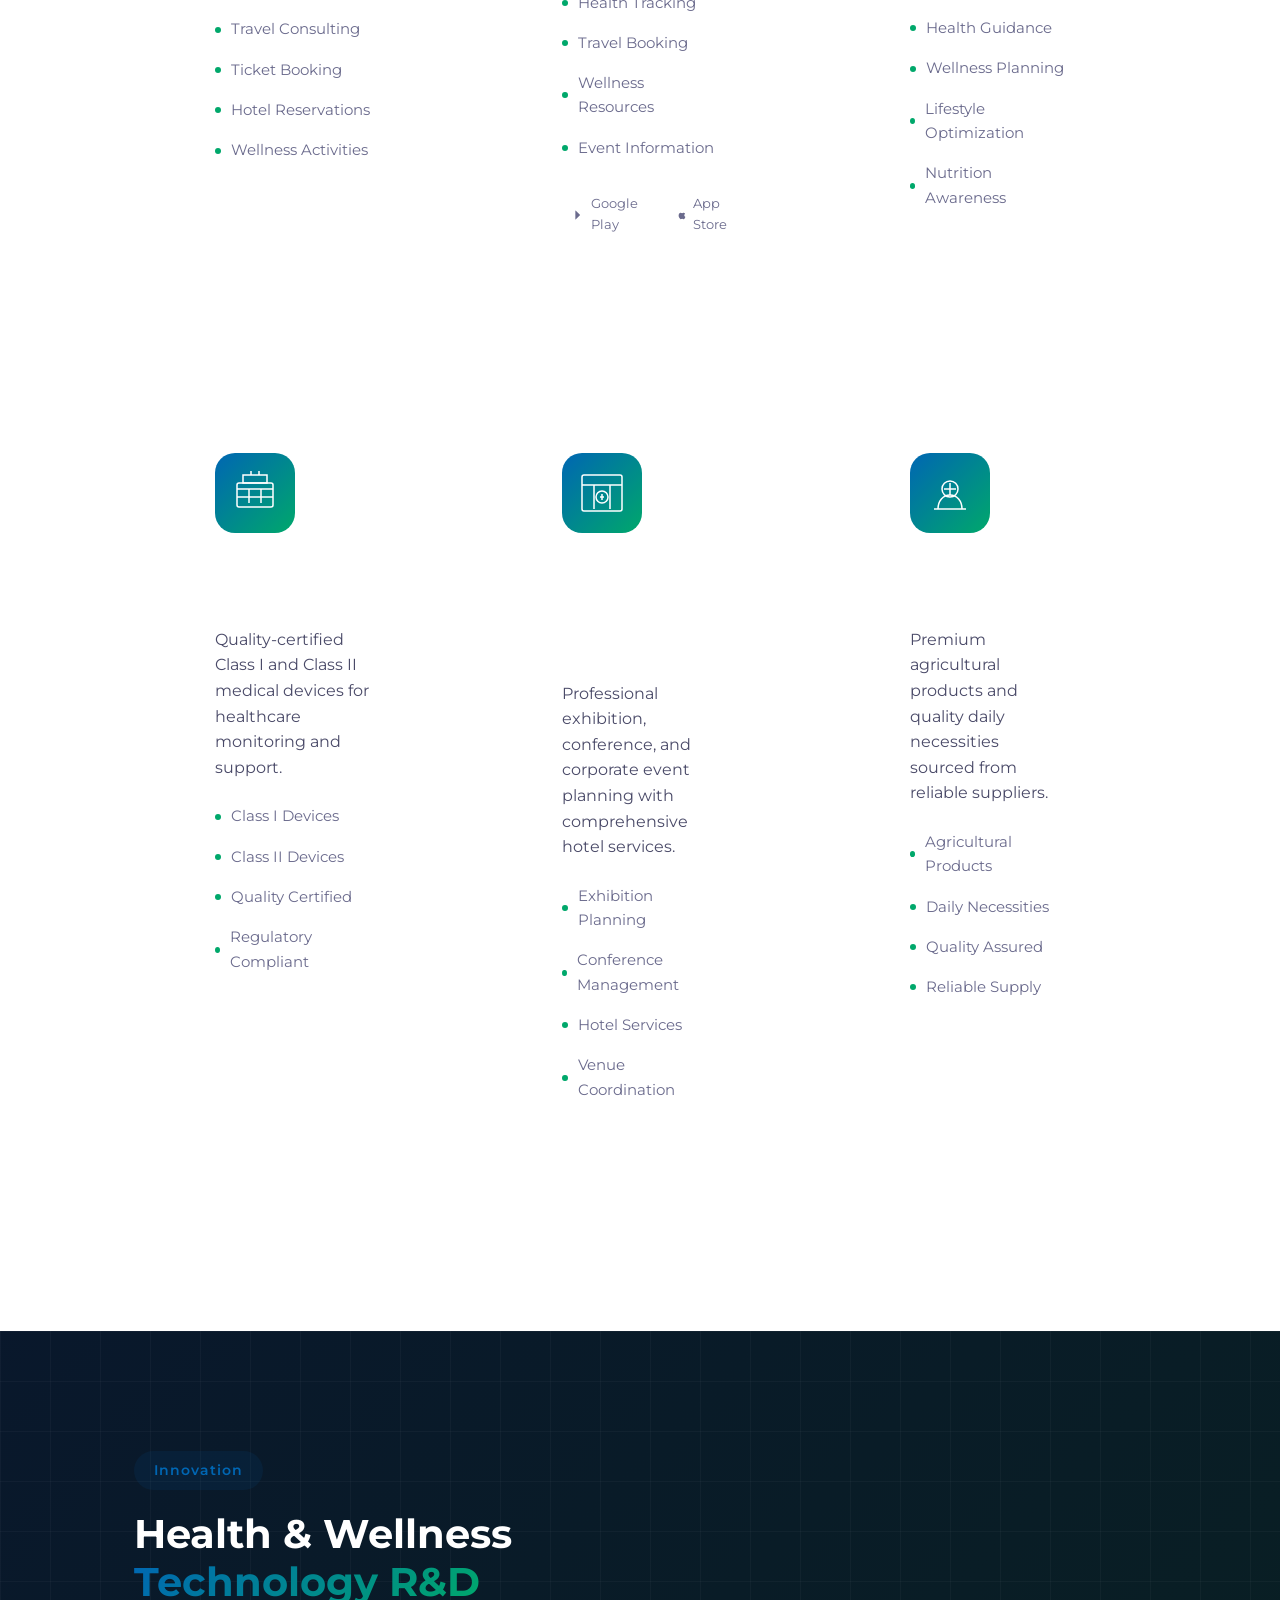
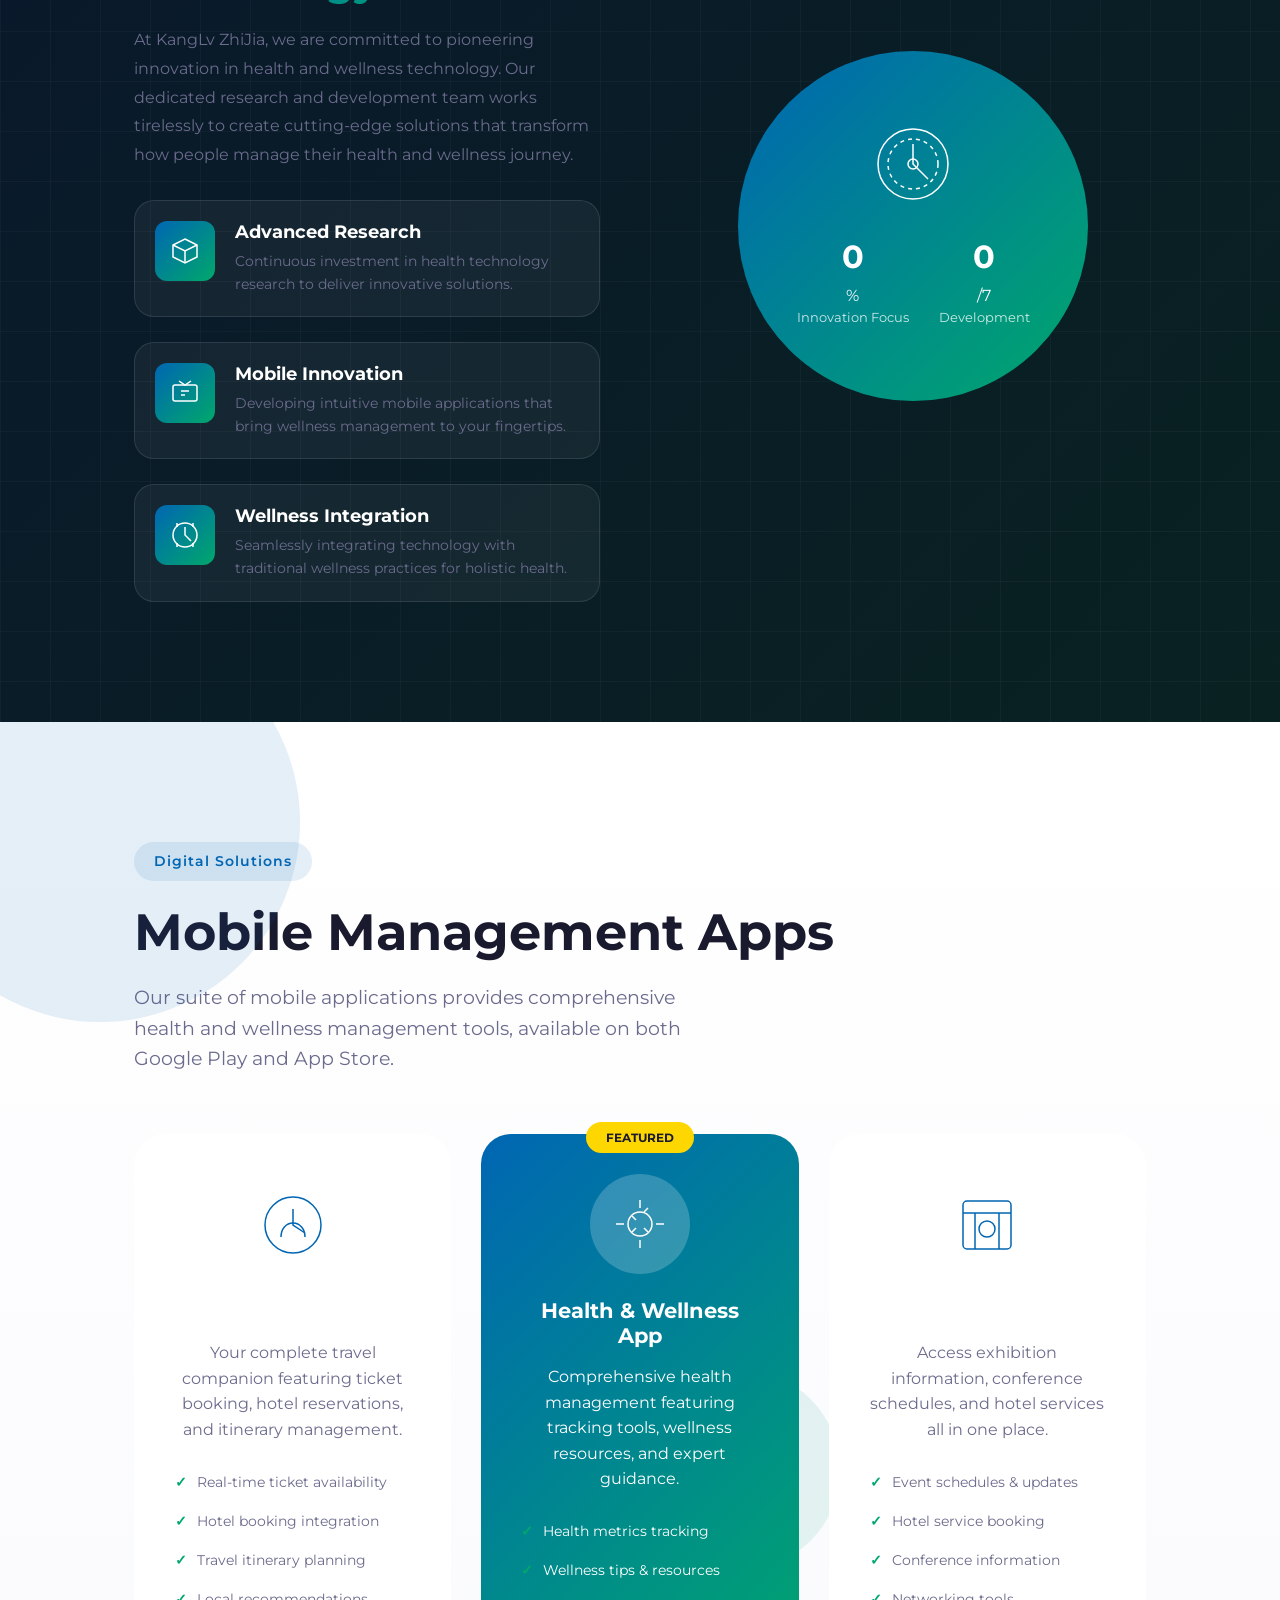
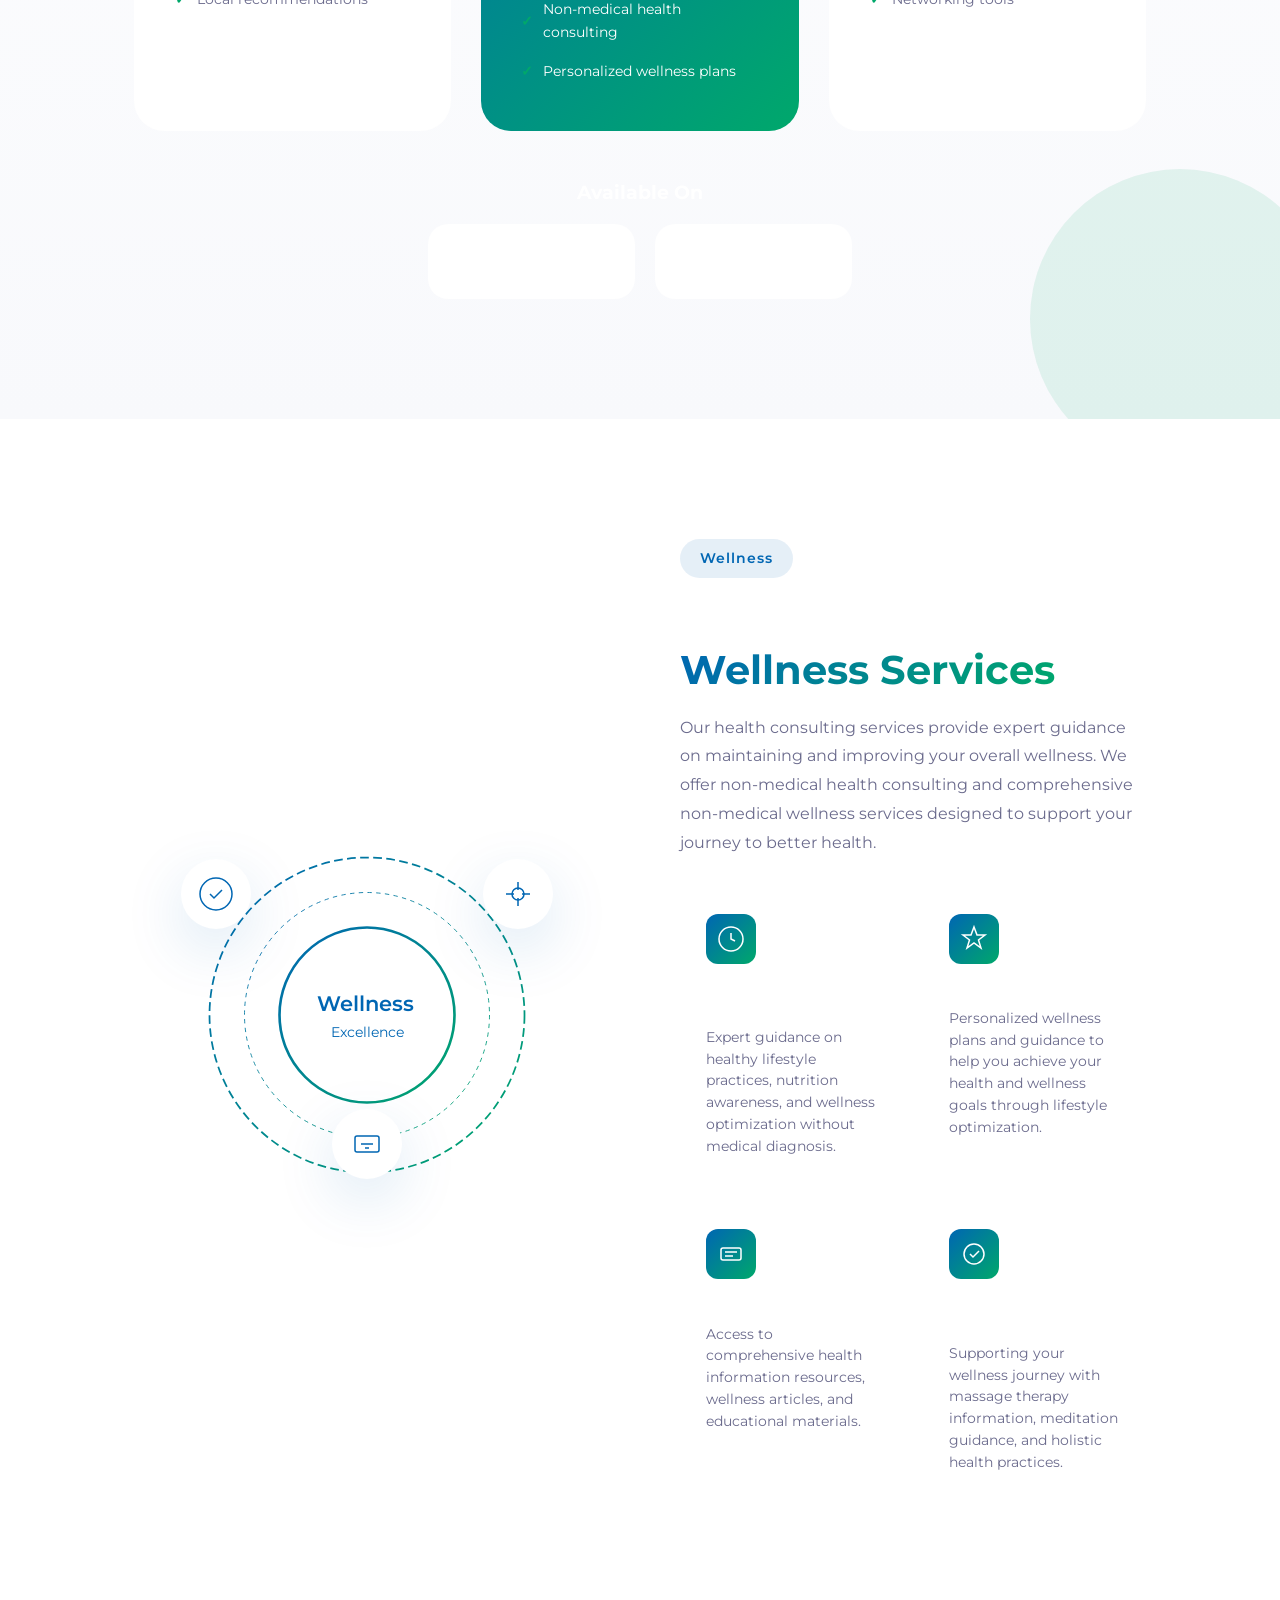
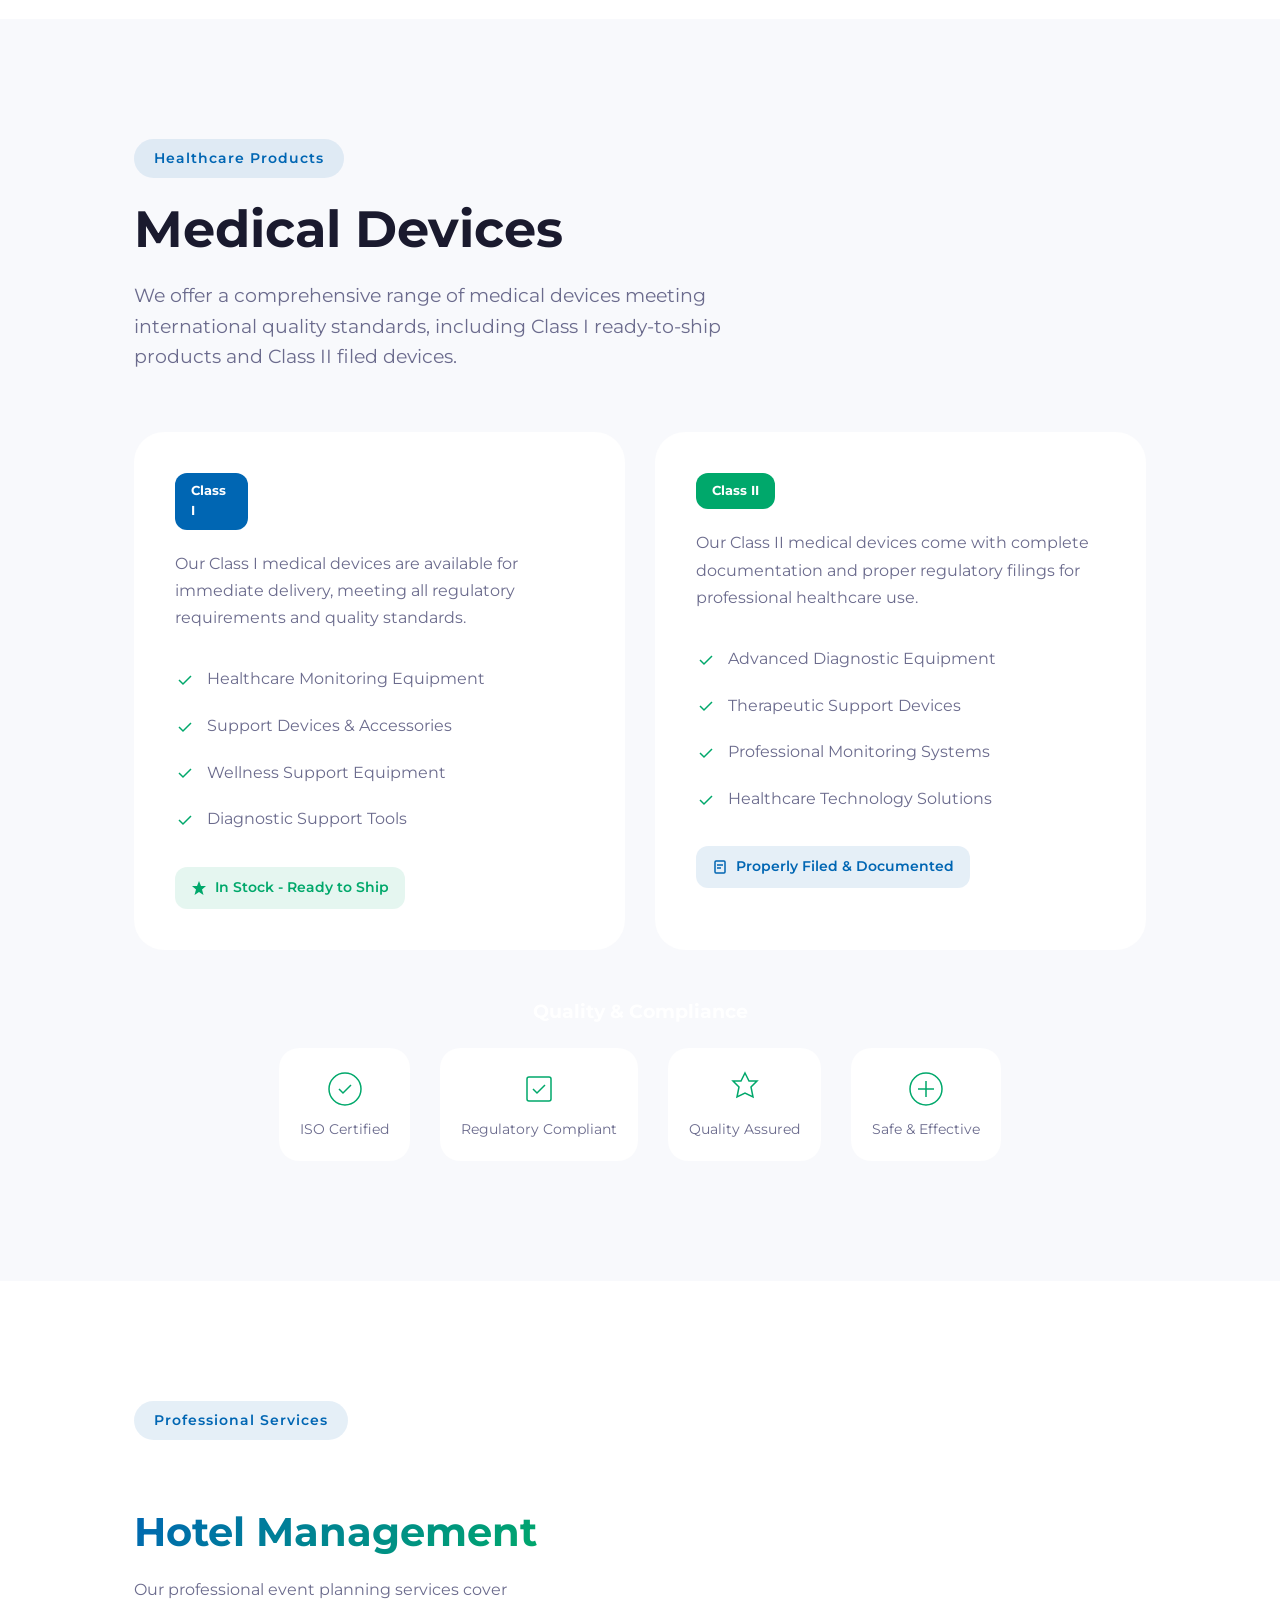
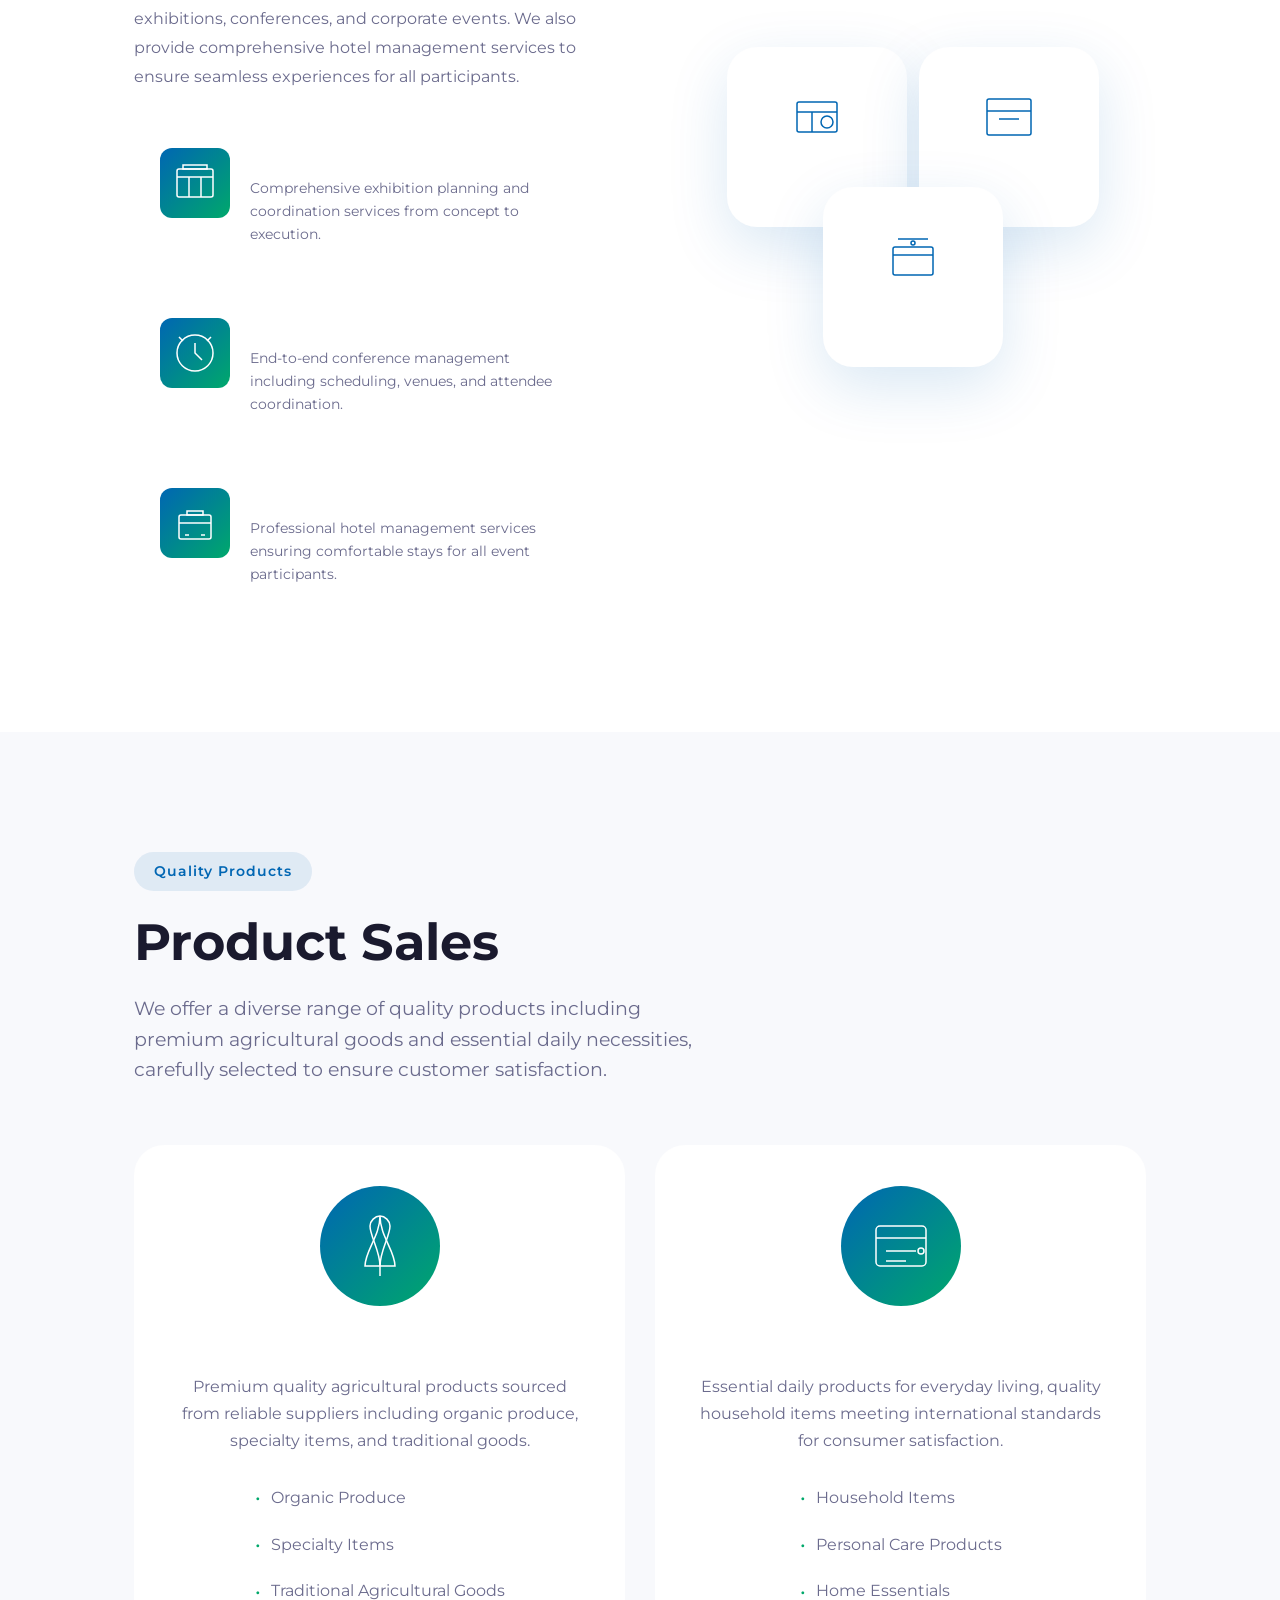
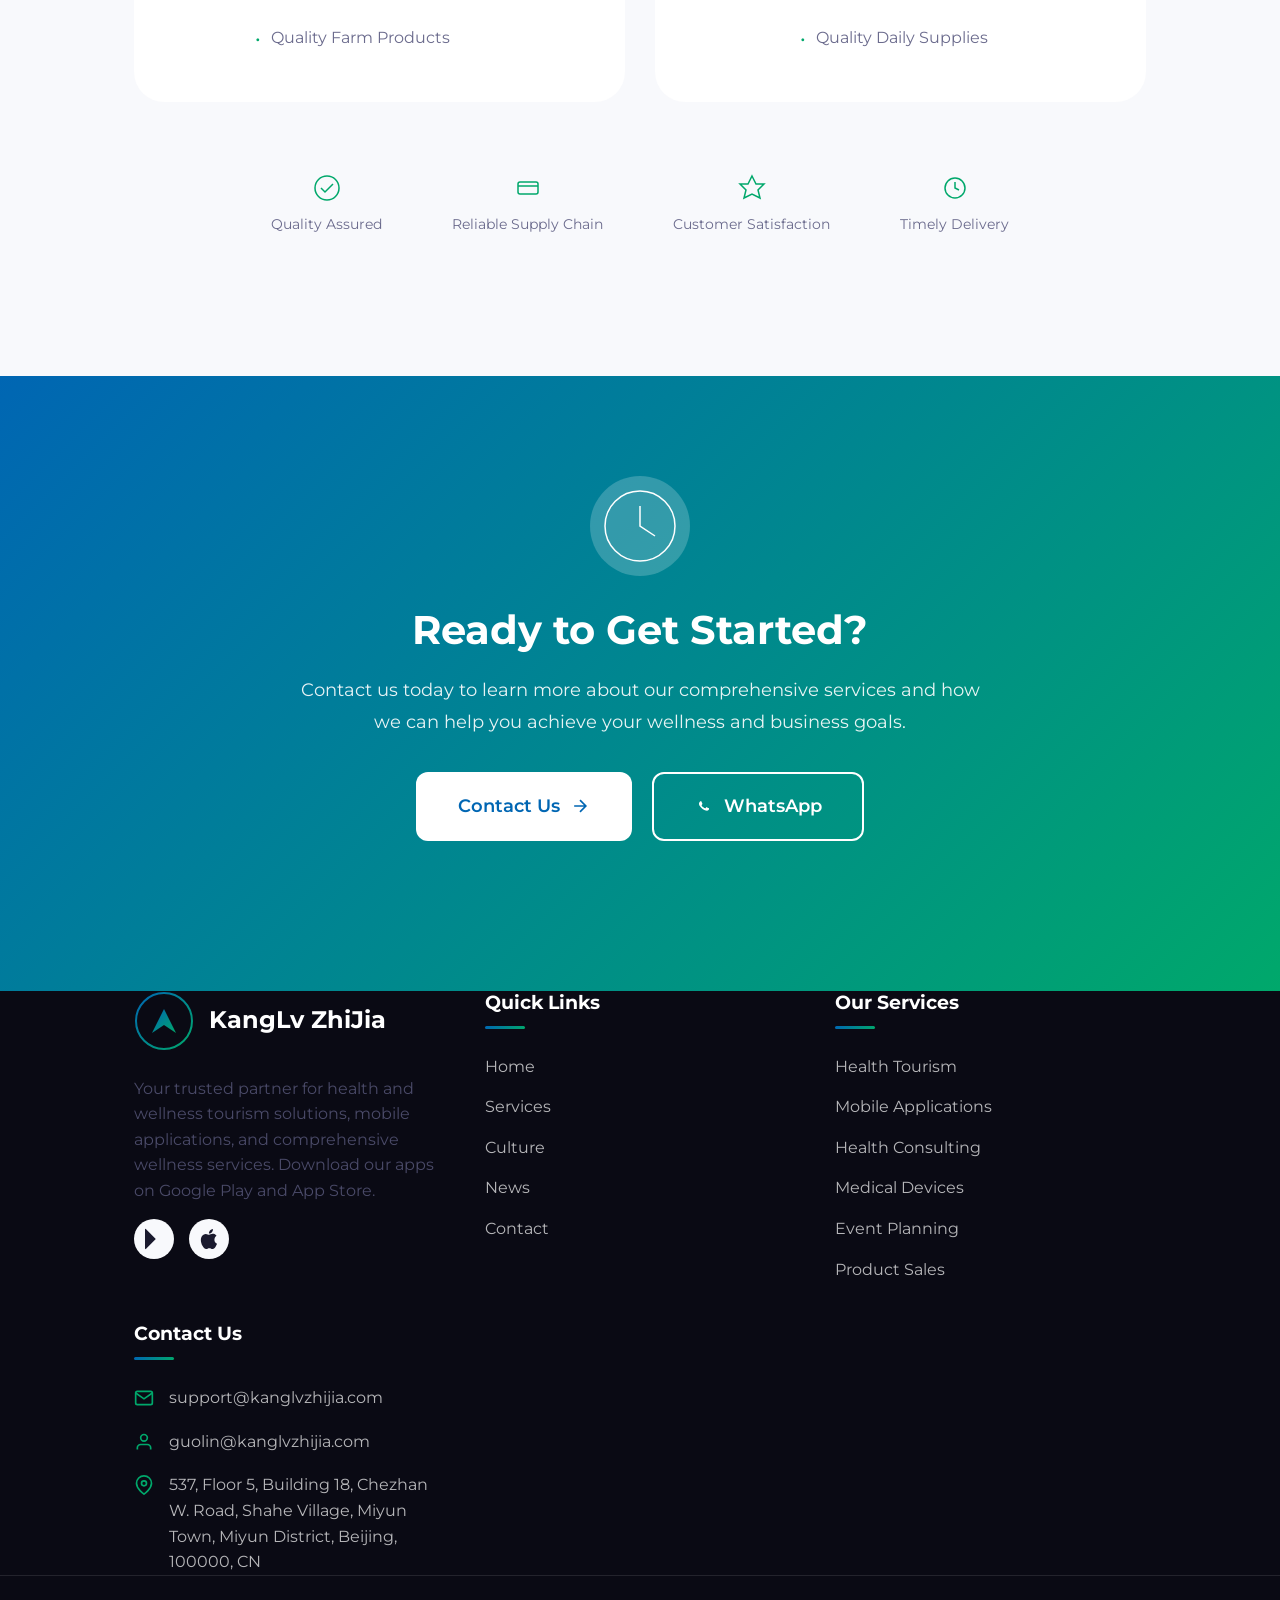
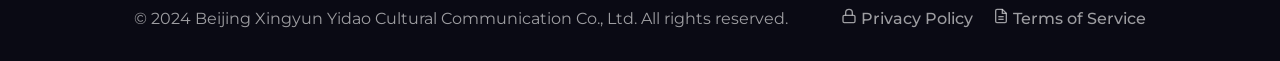
<file: services.html>
<!DOCTYPE html>
<html lang="en">
<head>
    <meta charset="UTF-8">
    <meta name="viewport" content="width=device-width, initial-scale=1.0">
    <meta name="description" content="KangLv ZhiJia Services - Comprehensive health tourism, mobile apps, wellness consulting, medical devices, event planning, and product sales. Download our apps on Google Play and App Store.">
    <meta name="keywords" content="health tourism, mobile apps, wellness consulting, medical devices, event planning, agricultural products, Google Play, App Store, 康养文旅">
    <meta name="author" content="Beijing Xingyun Yidao Cultural Communication Co., Ltd.">
    <meta name="robots" content="index, follow">
    <meta property="og:title" content="Our Services - KangLv ZhiJia | Health & Wellness Solutions">
    <meta property="og:description" content="Comprehensive health tourism, mobile applications, wellness services, medical devices, and product sales for global customers.">
    <meta property="og:type" content="website">
    <meta property="og:url" content="https://kanglvzhijia.com/services.html">
    <meta property="og:image" content="images/logo.svg">
    <meta name="twitter:card" content="summary_large_image">
    <link rel="canonical" href="https://kanglvzhijia.com/services.html">
    <title>Our Services - KangLv ZhiJia | Health & Wellness Solutions</title>
    
    <!-- Preload Critical Resources -->
    <link rel="preconnect" href="https://fonts.googleapis.com">
    <link rel="preconnect" href="https://fonts.gstatic.com" crossorigin>
    <link href="https://fonts.googleapis.com/css2?family=Montserrat:wght@300;400;500;600;700;800&family=Playfair+Display:wght@400;500;600;700&display=swap" rel="stylesheet">
    
    <link rel="stylesheet" href="css/style.css">
    <link rel="stylesheet" href="css/animations.css">
    <link rel="stylesheet" href="css/responsive.css">
    <link rel="stylesheet" href="css/services.css">
    
    <!-- Schema.org Structured Data -->
    <script type="application/ld+json">
    {
        "@context": "https://schema.org",
        "@type": "Organization",
        "name": "Beijing Xingyun Yidao Cultural Communication Co., Ltd.",
        "alternateName": "KangLv ZhiJia",
        "url": "https://kanglvzhijia.com",
        "logo": "https://kanglvzhijia.com/images/logo.svg",
        "description": "Leading provider of health tourism services, mobile applications, and wellness solutions",
        "areaServed": "Worldwide",
        "serviceType": ["Health Tourism", "Mobile Applications", "Wellness Consulting", "Medical Devices", "Event Planning", "Product Sales"]
    }
    </script>
</head>
<body>
    <!-- Preloader -->
    <div class="preloader" id="preloader">
        <div class="preloader-content">
            <div class="preloader-logo">
                <svg width="80" height="80" viewBox="0 0 80 80" fill="none">
                    <circle cx="40" cy="40" r="38" stroke="url(#preloaderGradient)" stroke-width="3" fill="none" class="preloader-circle"/>
                    <path d="M25 50 L40 25 L55 50 L40 40 Z" fill="url(#preloaderGradient)"/>
                    <defs>
                        <linearGradient id="preloaderGradient" x1="0%" y1="0%" x2="100%" y2="100%">
                            <stop offset="0%" stop-color="#0066B3"/>
                            <stop offset="100%" stop-color="#00A86B"/>
                        </linearGradient>
                    </defs>
                </svg>
            </div>
            <div class="preloader-text">KangLv ZhiJia</div>
            <div class="preloader-bar">
                <div class="preloader-progress"></div>
            </div>
        </div>
    </div>

    <!-- Header -->
    <header class="header" id="header">
        <nav class="nav container">
            <a href="index.html" class="nav-logo">
                <svg class="logo-svg" width="50" height="50" viewBox="0 0 50 50" fill="none">
                    <circle cx="25" cy="25" r="23" stroke="url(#logoGradient)" stroke-width="2" fill="none"/>
                    <path d="M15 35 L25 15 L35 35 L25 28 Z" fill="url(#logoGradient)"/>
                    <defs>
                        <linearGradient id="logoGradient" x1="0%" y1="0%" x2="100%" y2="100%">
                            <stop offset="0%" stop-color="#0066B3"/>
                            <stop offset="100%" stop-color="#00A86B"/>
                        </linearGradient>
                    </defs>
                </svg>
                <span class="logo-text">KangLv ZhiJia</span>
            </a>
            <div class="nav-menu" id="nav-menu">
                <ul class="nav-list">
                    <li class="nav-item"><a href="index.html" class="nav-link">Home</a></li>
                    <li class="nav-item"><a href="services.html" class="nav-link active">Services</a></li>
                    <li class="nav-item"><a href="culture.html" class="nav-link">Culture</a></li>
                    <li class="nav-item"><a href="news.html" class="nav-link">News</a></li>
                    <li class="nav-item"><a href="contact.html" class="nav-link">Contact</a></li>
                </ul>
                <button class="nav-close" id="nav-close">
                    <svg width="24" height="24" viewBox="0 0 24 24" fill="none" stroke="currentColor" stroke-width="2">
                        <path d="M18 6L6 18M6 6l12 12"/>
                    </svg>
                </button>
            </div>
            <div class="nav-toggle" id="nav-toggle">
                <svg width="24" height="24" viewBox="0 0 24 24" fill="none" stroke="currentColor" stroke-width="2">
                    <path d="M4 6h16M4 12h16M4 18h16"/>
                </svg>
            </div>
        </nav>
    </header>

    <!-- Hero Section -->
    <section class="hero services-hero">
        <div class="hero-bg">
            <div class="hero-particles" id="hero-particles"></div>
            <div class="hero-gradient"></div>
        </div>
        <div class="container">
            <div class="hero-content">
                <div class="hero-badge animate-fade-in-down">
                    <svg width="20" height="20" viewBox="0 0 24 24" fill="currentColor">
                        <path d="M12 2L15.09 8.26L22 9.27L17 14.14L18.18 21.02L12 17.77L5.82 21.02L7 14.14L2 9.27L8.91 8.26L12 2Z"/>
                    </svg>
                    <span>Our Services</span>
                </div>
                <h1 class="hero-title animate-fade-in-up">
                    <span class="hero-title-line">Comprehensive</span>
                    <span class="hero-title-line highlight">Wellness Solutions</span>
                    <span class="hero-title-line">for Global Markets</span>
                </h1>
                <p class="hero-subtitle animate-fade-in-up delay-1">
                    Delivering excellence through innovative technology, personalized services, 
                    and a commitment to health and wellness across multiple industries.
                </p>
                <div class="hero-cta animate-fade-in-up delay-2">
                    <a href="#services-overview" class="btn btn-primary btn-lg">
                        <span>Explore Services</span>
                        <svg width="20" height="20" viewBox="0 0 24 24" fill="none" stroke="currentColor" stroke-width="2">
                            <path d="M12 5v14M19 12l-7 7-7-7"/>
                        </svg>
                    </a>
                </div>
            </div>
        </div>
        <div class="hero-scroll-indicator">
            <div class="scroll-line"></div>
            <span>Scroll to Explore</span>
        </div>
    </section>

    <!-- Services Overview -->
    <section class="services-overview section" id="services-overview">
        <div class="container">
            <div class="section-header">
                <span class="section-tag animate-on-scroll">What We Offer</span>
                <h2 class="section-title animate-on-scroll">
                    Our Comprehensive <span>Service Portfolio</span>
                </h2>
                <p class="section-subtitle animate-on-scroll">
                    From cutting-edge mobile applications to traditional wellness services, 
                    we provide end-to-end solutions for your health and wellness journey.
                </p>
            </div>
            <div class="services-grid">
                <div class="service-card animate-on-scroll" data-delay="0">
                    <div class="service-card-inner">
                        <div class="service-card-icon">
                            <svg width="48" height="48" viewBox="0 0 48 48" fill="none" stroke="currentColor" stroke-width="1.5">
                                <circle cx="24" cy="24" r="20"/>
                                <path d="M24 12v12l8 8"/>
                                <circle cx="24" cy="24" r="3"/>
                            </svg>
                        </div>
                        <h3>Health & Wellness Tourism</h3>
                        <p>Comprehensive travel solutions combining health monitoring, wellness activities, and relaxing destinations.</p>
                        <ul class="service-card-features">
                            <li>Travel Consulting</li>
                            <li>Ticket Booking</li>
                            <li>Hotel Reservations</li>
                            <li>Wellness Activities</li>
                        </ul>
                        <div class="service-card-arrow">
                            <svg width="24" height="24" viewBox="0 0 24 24" fill="none" stroke="currentColor" stroke-width="2">
                                <path d="M5 12h14M12 5l7 7-7 7"/>
                            </svg>
                        </div>
                    </div>
                </div>

                <div class="service-card animate-on-scroll" data-delay="100">
                    <div class="service-card-inner">
                        <div class="service-card-icon">
                            <svg width="48" height="48" viewBox="0 0 48 48" fill="none" stroke="currentColor" stroke-width="1.5">
                                <rect x="8" y="4" width="32" height="40" rx="4"/>
                                <path d="M16 12h16M16 20h16M16 28h12"/>
                                <circle cx="24" cy="36" r="2"/>
                                <path d="M20 4V2M28 4V2"/>
                            </svg>
                        </div>
                        <h3>Mobile Applications</h3>
                        <p>Powerful mobile apps for iOS and Android featuring health tracking, travel services, and wellness management.</p>
                        <ul class="service-card-features">
                            <li>Health Tracking</li>
                            <li>Travel Booking</li>
                            <li>Wellness Resources</li>
                            <li>Event Information</li>
                        </ul>
                        <div class="app-badges">
                            <span class="app-badge google">
                                <svg width="16" height="16" viewBox="0 0 24 24" fill="currentColor">
                                    <path d="M3.609 1.814L13.792 12 3.61 22.186a.996.996 0 01-.61-.92V2.734a1 1 0 01.609-.92z"/>
                                </svg>
                                Google Play
                            </span>
                            <span class="app-badge apple">
                                <svg width="16" height="16" viewBox="0 0 24 24" fill="currentColor">
                                    <path d="M18.71 19.5c-.83 1.24-1.71 2.45-3.05 2.47-1.34.03-1.77-.79-3.29-.79-1.53 0-2 .77-3.27.82-1.31.05-2.3-1.32-3.14-2.53C4.25 17 2.94 12.45 4.7 9.39c.87-1.52 2.43-2.48 4.12-2.51 1.28-.02 2.5.87 3.29.87.78 0 2.26-1.07 3.81-.91.65.03 2.47.26 3.64 1.98-.09.06-2.17 1.28-2.15 3.81.03 3.02 2.65 4.03 2.68 4.04z"/>
                                </svg>
                                App Store
                            </span>
                        </div>
                        <div class="service-card-arrow">
                            <svg width="24" height="24" viewBox="0 0 24 24" fill="none" stroke="currentColor" stroke-width="2">
                                <path d="M5 12h14M12 5l7 7-7 7"/>
                            </svg>
                        </div>
                    </div>
                </div>

                <div class="service-card animate-on-scroll" data-delay="200">
                    <div class="service-card-inner">
                        <div class="service-card-icon">
                            <svg width="48" height="48" viewBox="0 0 48 48" fill="none" stroke="currentColor" stroke-width="1.5">
                                <path d="M24 8v8M24 32v8M8 24h8M32 24h8"/>
                                <circle cx="24" cy="24" r="8"/>
                                <path d="M12 12l4 4M32 32l4 4M12 36l4-4M32 16l4-4"/>
                            </svg>
                        </div>
                        <h3>Health Consulting</h3>
                        <p>Expert non-medical health guidance and wellness optimization services for individuals and organizations.</p>
                        <ul class="service-card-features">
                            <li>Health Guidance</li>
                            <li>Wellness Planning</li>
                            <li>Lifestyle Optimization</li>
                            <li>Nutrition Awareness</li>
                        </ul>
                        <div class="service-card-arrow">
                            <svg width="24" height="24" viewBox="0 0 24 24" fill="none" stroke="currentColor" stroke-width="2">
                                <path d="M5 12h14M12 5l7 7-7 7"/>
                            </svg>
                        </div>
                    </div>
                </div>

                <div class="service-card animate-on-scroll" data-delay="300">
                    <div class="service-card-inner">
                        <div class="service-card-icon">
                            <svg width="48" height="48" viewBox="0 0 48 48" fill="none" stroke="currentColor" stroke-width="1.5">
                                <rect x="6" y="14" width="36" height="24" rx="2"/>
                                <path d="M6 20h36M6 28h36M18 20v14M30 20v14"/>
                                <path d="M12 6h24v8H12z"/>
                                <path d="M20 6V2M28 6V2"/>
                            </svg>
                        </div>
                        <h3>Medical Devices</h3>
                        <p>Quality-certified Class I and Class II medical devices for healthcare monitoring and support.</p>
                        <ul class="service-card-features">
                            <li>Class I Devices</li>
                            <li>Class II Devices</li>
                            <li>Quality Certified</li>
                            <li>Regulatory Compliant</li>
                        </ul>
                        <div class="service-card-arrow">
                            <svg width="24" height="24" viewBox="0 0 24 24" fill="none" stroke="currentColor" stroke-width="2">
                                <path d="M5 12h14M12 5l7 7-7 7"/>
                            </svg>
                        </div>
                    </div>
                </div>

                <div class="service-card animate-on-scroll" data-delay="400">
                    <div class="service-card-inner">
                        <div class="service-card-icon">
                            <svg width="48" height="48" viewBox="0 0 48 48" fill="none" stroke="currentColor" stroke-width="1.5">
                                <rect x="4" y="6" width="40" height="36" rx="2"/>
                                <path d="M4 16h40M16 16v24M32 16v24"/>
                                <circle cx="24" cy="28" r="6"/>
                                <path d="M24 25v6M22 28h4"/>
                            </svg>
                        </div>
                        <h3>Event Planning & Hotel Management</h3>
                        <p>Professional exhibition, conference, and corporate event planning with comprehensive hotel services.</p>
                        <ul class="service-card-features">
                            <li>Exhibition Planning</li>
                            <li>Conference Management</li>
                            <li>Hotel Services</li>
                            <li>Venue Coordination</li>
                        </ul>
                        <div class="service-card-arrow">
                            <svg width="24" height="24" viewBox="0 0 24 24" fill="none" stroke="currentColor" stroke-width="2">
                                <path d="M5 12h14M12 5l7 7-7 7"/>
                            </svg>
                        </div>
                    </div>
                </div>

                <div class="service-card animate-on-scroll" data-delay="500">
                    <div class="service-card-inner">
                        <div class="service-card-icon">
                            <svg width="48" height="48" viewBox="0 0 48 48" fill="none" stroke="currentColor" stroke-width="1.5">
                                <path d="M12 40c0-8 5-14 12-14s12 6 12 14"/>
                                <path d="M8 40h32"/>
                                <circle cx="24" cy="20" r="8"/>
                                <path d="M24 14v12M18 20h12"/>
                            </svg>
                        </div>
                        <h3>Product Sales</h3>
                        <p>Premium agricultural products and quality daily necessities sourced from reliable suppliers.</p>
                        <ul class="service-card-features">
                            <li>Agricultural Products</li>
                            <li>Daily Necessities</li>
                            <li>Quality Assured</li>
                            <li>Reliable Supply</li>
                        </ul>
                        <div class="service-card-arrow">
                            <svg width="24" height="24" viewBox="0 0 24 24" fill="none" stroke="currentColor" stroke-width="2">
                                <path d="M5 12h14M12 5l7 7-7 7"/>
                            </svg>
                        </div>
                    </div>
                </div>
            </div>
        </div>
    </section>

    <!-- Technology Development Section -->
    <section class="tech-section section">
        <div class="tech-bg">
            <div class="tech-grid-overlay"></div>
        </div>
        <div class="container">
            <div class="tech-content-grid">
                <div class="tech-content animate-on-scroll">
                    <span class="section-tag">Innovation</span>
                    <h2>Health & Wellness <span>Technology R&D</span></h2>
                    <p class="tech-description">
                        At KangLv ZhiJia, we are committed to pioneering innovation in health and wellness technology. 
                        Our dedicated research and development team works tirelessly to create cutting-edge solutions 
                        that transform how people manage their health and wellness journey.
                    </p>
                    <div class="tech-features">
                        <div class="tech-feature">
                            <div class="tech-feature-icon">
                                <svg width="32" height="32" viewBox="0 0 32 32" fill="none" stroke="currentColor" stroke-width="1.5">
                                    <path d="M16 4l12 6v12l-12 6-12-6V10z"/>
                                    <path d="M16 16v12M4 10l12 6 12-6"/>
                                </svg>
                            </div>
                            <div class="tech-feature-text">
                                <h4>Advanced Research</h4>
                                <p>Continuous investment in health technology research to deliver innovative solutions.</p>
                            </div>
                        </div>
                        <div class="tech-feature">
                            <div class="tech-feature-icon">
                                <svg width="32" height="32" viewBox="0 0 32 32" fill="none" stroke="currentColor" stroke-width="1.5">
                                    <rect x="4" y="8" width="24" height="16" rx="2"/>
                                    <path d="M12 14h8M12 18h4"/>
                                    <path d="M10 4l6 4 6-4"/>
                                </svg>
                            </div>
                            <div class="tech-feature-text">
                                <h4>Mobile Innovation</h4>
                                <p>Developing intuitive mobile applications that bring wellness management to your fingertips.</p>
                            </div>
                        </div>
                        <div class="tech-feature">
                            <div class="tech-feature-icon">
                                <svg width="32" height="32" viewBox="0 0 32 32" fill="none" stroke="currentColor" stroke-width="1.5">
                                    <circle cx="16" cy="16" r="12"/>
                                    <path d="M16 8v8l6 6"/>
                                    <path d="M8 4v4M24 4v4M8 24v4M24 24v4"/>
                                </svg>
                            </div>
                            <div class="tech-feature-text">
                                <h4>Wellness Integration</h4>
                                <p>Seamlessly integrating technology with traditional wellness practices for holistic health.</p>
                            </div>
                        </div>
                    </div>
                </div>
                <div class="tech-visual animate-on-scroll">
                    <div class="tech-visual-card">
                        <div class="tech-visual-inner">
                            <div class="tech-visual-icon">
                                <svg width="80" height="80" viewBox="0 0 80 80" fill="none" stroke="currentColor" stroke-width="1.5">
                                    <circle cx="40" cy="40" r="35"/>
                                    <path d="M40 20v20l15 15"/>
                                    <circle cx="40" cy="40" r="5"/>
                                    <circle cx="40" cy="40" r="25" stroke-dasharray="4 4"/>
                                </svg>
                            </div>
                            <div class="tech-stats">
                                <div class="tech-stat">
                                    <span class="tech-stat-number" data-count="100">0</span>%
                                    <span class="tech-stat-label">Innovation Focus</span>
                                </div>
                                <div class="tech-stat">
                                    <span class="tech-stat-number" data-count="24">0</span>/7
                                    <span class="tech-stat-label">Development</span>
                                </div>
                            </div>
                        </div>
                    </div>
                </div>
            </div>
        </div>
    </section>

    <!-- Mobile Apps Section -->
    <section class="mobile-apps-section section">
        <div class="mobile-apps-bg">
            <div class="floating-shapes">
                <div class="shape shape-1"></div>
                <div class="shape shape-2"></div>
                <div class="shape shape-3"></div>
            </div>
        </div>
        <div class="container">
            <div class="section-header light">
                <span class="section-tag animate-on-scroll">Digital Solutions</span>
                <h2 class="section-title animate-on-scroll">
                    Mobile <span>Management Apps</span>
                </h2>
                <p class="section-subtitle animate-on-scroll">
                    Our suite of mobile applications provides comprehensive health and wellness management tools, 
                    available on both Google Play and App Store.
                </p>
            </div>
            
            <div class="mobile-apps-showcase">
                <div class="mobile-app-card animate-on-scroll" data-delay="0">
                    <div class="mobile-app-icon">
                        <svg width="64" height="64" viewBox="0 0 64 64" fill="none" stroke="currentColor" stroke-width="1.5">
                            <circle cx="32" cy="32" r="28"/>
                            <path d="M32 16v16l12 8"/>
                            <path d="M20 44c0-8 5-14 12-14s12 6 12 14"/>
                        </svg>
                    </div>
                    <h3>Travel Services App</h3>
                    <p>Your complete travel companion featuring ticket booking, hotel reservations, and itinerary management.</p>
                    <ul class="mobile-app-features">
                        <li>Real-time ticket availability</li>
                        <li>Hotel booking integration</li>
                        <li>Travel itinerary planning</li>
                        <li>Local recommendations</li>
                    </ul>
                </div>

                <div class="mobile-app-card highlight animate-on-scroll" data-delay="150">
                    <div class="mobile-app-badge">Featured</div>
                    <div class="mobile-app-icon">
                        <svg width="64" height="64" viewBox="0 0 64 64" fill="none" stroke="currentColor" stroke-width="1.5">
                            <path d="M32 8v8M32 48v8M8 32h8M48 32h8"/>
                            <circle cx="32" cy="32" r="12"/>
                            <path d="M24 24l4 4M36 36l4 4M24 40l4-4M36 20l4-4"/>
                        </svg>
                    </div>
                    <h3>Health & Wellness App</h3>
                    <p>Comprehensive health management featuring tracking tools, wellness resources, and expert guidance.</p>
                    <ul class="mobile-app-features">
                        <li>Health metrics tracking</li>
                        <li>Wellness tips & resources</li>
                        <li>Non-medical health consulting</li>
                        <li>Personalized wellness plans</li>
                    </ul>
                </div>

                <div class="mobile-app-card animate-on-scroll" data-delay="300">
                    <div class="mobile-app-icon">
                        <svg width="64" height="64" viewBox="0 0 64 64" fill="none" stroke="currentColor" stroke-width="1.5">
                            <rect x="8" y="8" width="48" height="48" rx="4"/>
                            <path d="M8 20h48M20 20v36M44 20v36"/>
                            <circle cx="32" cy="36" r="8"/>
                        </svg>
                    </div>
                    <h3>Event & Hotel App</h3>
                    <p>Access exhibition information, conference schedules, and hotel services all in one place.</p>
                    <ul class="mobile-app-features">
                        <li>Event schedules & updates</li>
                        <li>Hotel service booking</li>
                        <li>Conference information</li>
                        <li>Networking tools</li>
                    </ul>
                </div>
            </div>

            <div class="mobile-platforms animate-on-scroll">
                <div class="platform-section">
                    <h4>Available On</h4>
                    <div class="platform-buttons">
                        <a href="#" class="platform-btn google-play">
                            <svg width="32" height="32" viewBox="0 0 24 24" fill="currentColor">
                                <path d="M3.609 1.814L13.792 12 3.61 22.186a.996.996 0 01-.61-.92V2.734a1 1 0 01.609-.92zm10.89 10.893l2.302 2.302-10.937 6.333 8.635-8.635zm3.199-3.198l2.807 1.626a1 1 0 010 1.73l-2.808 1.626L15.206 12l2.492-2.491zM5.864 2.658L16.8 8.99l-2.302 2.302-8.634-8.634z"/>
                            </svg>
                            <div class="platform-btn-text">
                                <span class="platform-label">GET IT ON</span>
                                <span class="platform-name">Google Play</span>
                            </div>
                        </a>
                        <a href="#" class="platform-btn app-store">
                            <svg width="32" height="32" viewBox="0 0 24 24" fill="currentColor">
                                <path d="M18.71 19.5c-.83 1.24-1.71 2.45-3.05 2.47-1.34.03-1.77-.79-3.29-.79-1.53 0-2 .77-3.27.82-1.31.05-2.3-1.32-3.14-2.53C4.25 17 2.94 12.45 4.7 9.39c.87-1.52 2.43-2.48 4.12-2.51 1.28-.02 2.5.87 3.29.87.78 0 2.26-1.07 3.81-.91.65.03 2.47.26 3.64 1.98-.09.06-2.17 1.28-2.15 3.81.03 3.02 2.65 4.03 2.68 4.04M13 3.5c.73-.83 1.94-1.46 2.94-1.5.13 1.17-.34 2.35-1.04 3.19-.69.85-1.83 1.51-2.95 1.42-.15-1.15.41-2.35 1.05-3.11z"/>
                            </svg>
                            <div class="platform-btn-text">
                                <span class="platform-label">Download on the</span>
                                <span class="platform-name">App Store</span>
                            </div>
                        </a>
                    </div>
                </div>
            </div>
        </div>
    </section>

    <!-- Health & Wellness Section -->
    <section class="wellness-section section">
        <div class="container">
            <div class="wellness-content-grid">
                <div class="wellness-visual animate-on-scroll">
                    <div class="wellness-visual-container">
                        <div class="wellness-circle">
                            <svg viewBox="0 0 400 400" class="wellness-circle-svg">
                                <defs>
                                    <linearGradient id="wellnessGradient" x1="0%" y1="0%" x2="100%" y2="100%">
                                        <stop offset="0%" stop-color="#0066B3"/>
                                        <stop offset="100%" stop-color="#00A86B"/>
                                    </linearGradient>
                                </defs>
                                <circle cx="200" cy="200" r="180" fill="none" stroke="url(#wellnessGradient)" stroke-width="2" stroke-dasharray="10 5"/>
                                <circle cx="200" cy="200" r="140" fill="none" stroke="url(#wellnessGradient)" stroke-width="1" stroke-dasharray="5 5"/>
                                <circle cx="200" cy="200" r="100" fill="none" stroke="url(#wellnessGradient)" stroke-width="3"/>
                                <text x="200" y="195" text-anchor="middle" class="wellness-circle-text" fill="#0066B3">
                                    <tspan font-size="24" font-weight="600">Wellness</tspan>
                                    <tspan x="200" dy="30" font-size="16">Excellence</tspan>
                                </text>
                            </svg>
                        </div>
                        <div class="wellness-icons">
                            <div class="wellness-icon icon-1">
                                <svg width="40" height="40" viewBox="0 0 40 40" fill="none" stroke="currentColor" stroke-width="1.5">
                                    <circle cx="20" cy="20" r="16"/>
                                    <path d="M14 20l4 4 8-8"/>
                                </svg>
                            </div>
                            <div class="wellness-icon icon-2">
                                <svg width="40" height="40" viewBox="0 0 40 40" fill="none" stroke="currentColor" stroke-width="1.5">
                                    <path d="M20 8v8M20 24v8M8 20h8M24 20h8"/>
                                    <circle cx="20" cy="20" r="6"/>
                                </svg>
                            </div>
                            <div class="wellness-icon icon-3">
                                <svg width="40" height="40" viewBox="0 0 40 40" fill="none" stroke="currentColor" stroke-width="1.5">
                                    <rect x="8" y="12" width="24" height="16" rx="2"/>
                                    <path d="M14 20h12M18 24h4"/>
                                </svg>
                            </div>
                        </div>
                    </div>
                </div>
                <div class="wellness-content animate-on-scroll">
                    <span class="section-tag">Wellness</span>
                    <h2>Health Consulting & <span>Wellness Services</span></h2>
                    <p class="wellness-description">
                        Our health consulting services provide expert guidance on maintaining and improving your overall wellness. 
                        We offer non-medical health consulting and comprehensive non-medical wellness services designed to support 
                        your journey to better health.
                    </p>
                    
                    <div class="wellness-services-grid">
                        <div class="wellness-service">
                            <div class="wellness-service-icon">
                                <svg width="32" height="32" viewBox="0 0 32 32" fill="none" stroke="currentColor" stroke-width="1.5">
                                    <circle cx="16" cy="16" r="12"/>
                                    <path d="M16 10v6l4 2"/>
                                </svg>
                            </div>
                            <h4>Non-Medical Health Consulting</h4>
                            <p>Expert guidance on healthy lifestyle practices, nutrition awareness, and wellness optimization without medical diagnosis.</p>
                        </div>
                        <div class="wellness-service">
                            <div class="wellness-service-icon">
                                <svg width="32" height="32" viewBox="0 0 32 32" fill="none" stroke="currentColor" stroke-width="1.5">
                                    <path d="M16 4l3 8h8l-6.5 5 2.5 8L16 20l-7 5 2.5-8L5 12h8z"/>
                                </svg>
                            </div>
                            <h4>Wellness Guidance</h4>
                            <p>Personalized wellness plans and guidance to help you achieve your health and wellness goals through lifestyle optimization.</p>
                        </div>
                        <div class="wellness-service">
                            <div class="wellness-service-icon">
                                <svg width="32" height="32" viewBox="0 0 32 32" fill="none" stroke="currentColor" stroke-width="1.5">
                                    <rect x="6" y="10" width="20" height="12" rx="2"/>
                                    <path d="M10 14h12M10 18h8"/>
                                </svg>
                            </div>
                            <h4>Health Resources</h4>
                            <p>Access to comprehensive health information resources, wellness articles, and educational materials.</p>
                        </div>
                        <div class="wellness-service">
                            <div class="wellness-service-icon">
                                <svg width="32" height="32" viewBox="0 0 32 32" fill="none" stroke="currentColor" stroke-width="1.5">
                                    <circle cx="16" cy="16" r="10"/>
                                    <path d="M12 16l3 3 6-6"/>
                                </svg>
                            </div>
                            <h4>Non-Medical Wellness Services</h4>
                            <p>Supporting your wellness journey with massage therapy information, meditation guidance, and holistic health practices.</p>
                        </div>
                    </div>
                </div>
            </div>
        </div>
    </section>

    <!-- Medical Devices Section -->
    <section class="medical-section section alt-bg">
        <div class="container">
            <div class="section-header">
                <span class="section-tag animate-on-scroll">Healthcare Products</span>
                <h2 class="section-title animate-on-scroll">
                    Medical <span>Devices</span>
                </h2>
                <p class="section-subtitle animate-on-scroll">
                    We offer a comprehensive range of medical devices meeting international quality standards, 
                    including Class I ready-to-ship products and Class II filed devices.
                </p>
            </div>

            <div class="medical-products-grid">
                <div class="medical-product-card animate-on-scroll" data-delay="0">
                    <div class="medical-product-header">
                        <div class="medical-class-badge">Class I</div>
                        <h3>Ready-to-Ship Medical Devices</h3>
                    </div>
                    <p>Our Class I medical devices are available for immediate delivery, meeting all regulatory requirements and quality standards.</p>
                    <ul class="medical-product-list">
                        <li>
                            <svg width="20" height="20" viewBox="0 0 20 20" fill="none" stroke="currentColor" stroke-width="1.5">
                                <path d="M16 7l-8 8-4-4"/>
                            </svg>
                            <span>Healthcare Monitoring Equipment</span>
                        </li>
                        <li>
                            <svg width="20" height="20" viewBox="0 0 20 20" fill="none" stroke="currentColor" stroke-width="1.5">
                                <path d="M16 7l-8 8-4-4"/>
                            </svg>
                            <span>Support Devices & Accessories</span>
                        </li>
                        <li>
                            <svg width="20" height="20" viewBox="0 0 20 20" fill="none" stroke="currentColor" stroke-width="1.5">
                                <path d="M16 7l-8 8-4-4"/>
                            </svg>
                            <span>Wellness Support Equipment</span>
                        </li>
                        <li>
                            <svg width="20" height="20" viewBox="0 0 20 20" fill="none" stroke="currentColor" stroke-width="1.5">
                                <path d="M16 7l-8 8-4-4"/>
                            </svg>
                            <span>Diagnostic Support Tools</span>
                        </li>
                    </ul>
                    <div class="medical-product-footer">
                        <span class="availability-badge">
                            <svg width="16" height="16" viewBox="0 0 16 16" fill="currentColor">
                                <path d="M8 1L10 6H15L11 9.5L12.5 15L8 12L3.5 15L5 9.5L1 6H6L8 1Z"/>
                            </svg>
                            In Stock - Ready to Ship
                        </span>
                    </div>
                </div>

                <div class="medical-product-card animate-on-scroll" data-delay="150">
                    <div class="medical-product-header">
                        <div class="medical-class-badge class-2">Class II</div>
                        <h3>Filed Medical Devices</h3>
                    </div>
                    <p>Our Class II medical devices come with complete documentation and proper regulatory filings for professional healthcare use.</p>
                    <ul class="medical-product-list">
                        <li>
                            <svg width="20" height="20" viewBox="0 0 20 20" fill="none" stroke="currentColor" stroke-width="1.5">
                                <path d="M16 7l-8 8-4-4"/>
                            </svg>
                            <span>Advanced Diagnostic Equipment</span>
                        </li>
                        <li>
                            <svg width="20" height="20" viewBox="0 0 20 20" fill="none" stroke="currentColor" stroke-width="1.5">
                                <path d="M16 7l-8 8-4-4"/>
                            </svg>
                            <span>Therapeutic Support Devices</span>
                        </li>
                        <li>
                            <svg width="20" height="20" viewBox="0 0 20 20" fill="none" stroke="currentColor" stroke-width="1.5">
                                <path d="M16 7l-8 8-4-4"/>
                            </svg>
                            <span>Professional Monitoring Systems</span>
                        </li>
                        <li>
                            <svg width="20" height="20" viewBox="0 0 20 20" fill="none" stroke="currentColor" stroke-width="1.5">
                                <path d="M16 7l-8 8-4-4"/>
                            </svg>
                            <span>Healthcare Technology Solutions</span>
                        </li>
                    </ul>
                    <div class="medical-product-footer">
                        <span class="availability-badge filed">
                            <svg width="16" height="16" viewBox="0 0 16 16" fill="none" stroke="currentColor" stroke-width="1.5">
                                <rect x="3" y="2" width="10" height="12" rx="1"/>
                                <path d="M5 6h6M5 9h4"/>
                            </svg>
                            Properly Filed & Documented
                        </span>
                    </div>
                </div>
            </div>

            <div class="medical-certifications animate-on-scroll">
                <h4>Quality & Compliance</h4>
                <div class="certification-badges">
                    <div class="certification-badge">
                        <svg width="40" height="40" viewBox="0 0 40 40" fill="none" stroke="currentColor" stroke-width="1.5">
                            <circle cx="20" cy="20" r="16"/>
                            <path d="M14 20l4 4 8-8"/>
                        </svg>
                        <span>ISO Certified</span>
                    </div>
                    <div class="certification-badge">
                        <svg width="40" height="40" viewBox="0 0 40 40" fill="none" stroke="currentColor" stroke-width="1.5">
                            <rect x="8" y="8" width="24" height="24" rx="2"/>
                            <path d="M14 20l4 4 8-8"/>
                        </svg>
                        <span>Regulatory Compliant</span>
                    </div>
                    <div class="certification-badge">
                        <svg width="40" height="40" viewBox="0 0 40 40" fill="none" stroke="currentColor" stroke-width="1.5">
                            <path d="M20 4l4 8h8l-6 6 2 10-8-4-8 4 2-10-6-6h8z"/>
                        </svg>
                        <span>Quality Assured</span>
                    </div>
                    <div class="certification-badge">
                        <svg width="40" height="40" viewBox="0 0 40 40" fill="none" stroke="currentColor" stroke-width="1.5">
                            <circle cx="20" cy="20" r="16"/>
                            <path d="M12 20h16M20 12v16"/>
                        </svg>
                        <span>Safe & Effective</span>
                    </div>
                </div>
            </div>
        </div>
    </section>

    <!-- Event & Hotel Section -->
    <section class="events-section section">
        <div class="container">
            <div class="events-content-grid">
                <div class="events-content animate-on-scroll">
                    <span class="section-tag">Professional Services</span>
                    <h2>Event Planning & <span>Hotel Management</span></h2>
                    <p class="events-description">
                        Our professional event planning services cover exhibitions, conferences, and corporate events. 
                        We also provide comprehensive hotel management services to ensure seamless experiences for all participants.
                    </p>
                    
                    <div class="events-services">
                        <div class="event-service-card">
                            <div class="event-service-icon">
                                <svg width="48" height="48" viewBox="0 0 48 48" fill="none" stroke="currentColor" stroke-width="1.5">
                                    <rect x="6" y="10" width="36" height="28" rx="2"/>
                                    <path d="M6 18h36M18 18v20M30 18v20"/>
                                    <path d="M12 6h24v4H12z"/>
                                </svg>
                            </div>
                            <div class="event-service-info">
                                <h4>Exhibition Planning</h4>
                                <p>Comprehensive exhibition planning and coordination services from concept to execution.</p>
                            </div>
                        </div>
                        <div class="event-service-card">
                            <div class="event-service-icon">
                                <svg width="48" height="48" viewBox="0 0 48 48" fill="none" stroke="currentColor" stroke-width="1.5">
                                    <circle cx="24" cy="24" r="18"/>
                                    <path d="M24 14v10l7 7"/>
                                    <path d="M8 8l4 4M40 8l-4 4"/>
                                </svg>
                            </div>
                            <div class="event-service-info">
                                <h4>Conference Management</h4>
                                <p>End-to-end conference management including scheduling, venues, and attendee coordination.</p>
                            </div>
                        </div>
                        <div class="event-service-card">
                            <div class="event-service-icon">
                                <svg width="48" height="48" viewBox="0 0 48 48" fill="none" stroke="currentColor" stroke-width="1.5">
                                    <rect x="8" y="16" width="32" height="24" rx="2"/>
                                    <path d="M8 24h32"/>
                                    <path d="M16 12h16v4H16z"/>
                                    <path d="M14 36h4M30 36h4"/>
                                </svg>
                            </div>
                            <div class="event-service-info">
                                <h4>Hotel Management</h4>
                                <p>Professional hotel management services ensuring comfortable stays for all event participants.</p>
                            </div>
                        </div>
                    </div>
                </div>
                <div class="events-visual animate-on-scroll">
                    <div class="events-visual-container">
                        <div class="events-card events-card-1">
                            <svg width="60" height="60" viewBox="0 0 60 60" fill="none" stroke="currentColor" stroke-width="1.5">
                                <rect x="10" y="15" width="40" height="30" rx="2"/>
                                <path d="M10 25h40M25 25v20"/>
                                <circle cx="40" cy="35" r="6"/>
                            </svg>
                            <span>Exhibition</span>
                        </div>
                        <div class="events-card events-card-2">
                            <svg width="60" height="60" viewBox="0 0 60 60" fill="none" stroke="currentColor" stroke-width="1.5">
                                <rect x="8" y="12" width="44" height="36" rx="2"/>
                                <path d="M8 24h44"/>
                                <path d="M20 32h20"/>
                            </svg>
                            <span>Conference</span>
                        </div>
                        <div class="events-card events-card-3">
                            <svg width="60" height="60" viewBox="0 0 60 60" fill="none" stroke="currentColor" stroke-width="1.5">
                                <rect x="10" y="20" width="40" height="28" rx="2"/>
                                <path d="M10 28h40"/>
                                <path d="M15 12h30"/>
                                <circle cx="30" cy="16" r="2"/>
                            </svg>
                            <span>Hotel</span>
                        </div>
                    </div>
                </div>
            </div>
        </div>
    </section>

    <!-- Product Sales Section -->
    <section class="products-section section alt-bg">
        <div class="container">
            <div class="section-header">
                <span class="section-tag animate-on-scroll">Quality Products</span>
                <h2 class="section-title animate-on-scroll">
                    Product <span>Sales</span>
                </h2>
                <p class="section-subtitle animate-on-scroll">
                    We offer a diverse range of quality products including premium agricultural goods and 
                    essential daily necessities, carefully selected to ensure customer satisfaction.
                </p>
            </div>

            <div class="products-showcase">
                <div class="product-showcase-card agricultural animate-on-scroll" data-delay="0">
                    <div class="product-showcase-icon">
                        <svg width="80" height="80" viewBox="0 0 80 80" fill="none" stroke="currentColor" stroke-width="1.5">
                            <path d="M40 10c0 20-15 35-15 50h30c0-15-15-30-15-50z"/>
                            <path d="M40 10c-5 0-10 5-10 10 0 10 10 25 10 40"/>
                            <path d="M40 10c5 0 10 5 10 10 0 10-10 25-10 40"/>
                            <path d="M40 60v10"/>
                        </svg>
                    </div>
                    <h3>Agricultural Products</h3>
                    <p>Premium quality agricultural products sourced from reliable suppliers including organic produce, specialty items, and traditional goods.</p>
                    <ul class="product-showcase-list">
                        <li>Organic Produce</li>
                        <li>Specialty Items</li>
                        <li>Traditional Agricultural Goods</li>
                        <li>Quality Farm Products</li>
                    </ul>
                </div>

                <div class="product-showcase-card daily animate-on-scroll" data-delay="150">
                    <div class="product-showcase-icon">
                        <svg width="80" height="80" viewBox="0 0 80 80" fill="none" stroke="currentColor" stroke-width="1.5">
                            <rect x="15" y="20" width="50" height="40" rx="4"/>
                            <path d="M15 32h50"/>
                            <path d="M25 45h30M25 55h20"/>
                            <circle cx="60" cy="45" r="3"/>
                        </svg>
                    </div>
                    <h3>Daily Necessities</h3>
                    <p>Essential daily products for everyday living, quality household items meeting international standards for consumer satisfaction.</p>
                    <ul class="product-showcase-list">
                        <li>Household Items</li>
                        <li>Personal Care Products</li>
                        <li>Home Essentials</li>
                        <li>Quality Daily Supplies</li>
                    </ul>
                </div>
            </div>

            <div class="product-guarantees animate-on-scroll">
                <div class="guarantee-item">
                    <svg width="32" height="32" viewBox="0 0 32 32" fill="none" stroke="currentColor" stroke-width="1.5">
                        <circle cx="16" cy="16" r="12"/>
                        <path d="M10 16l4 4 8-8"/>
                    </svg>
                    <span>Quality Assured</span>
                </div>
                <div class="guarantee-item">
                    <svg width="32" height="32" viewBox="0 0 32 32" fill="none" stroke="currentColor" stroke-width="1.5">
                        <rect x="6" y="10" width="20" height="12" rx="2"/>
                        <path d="M6 14h20"/>
                    </svg>
                    <span>Reliable Supply Chain</span>
                </div>
                <div class="guarantee-item">
                    <svg width="32" height="32" viewBox="0 0 32 32" fill="none" stroke="currentColor" stroke-width="1.5">
                        <path d="M16 4l4 8h8l-6 6 2 8-8-4-8 4 2-8-6-6h8z"/>
                    </svg>
                    <span>Customer Satisfaction</span>
                </div>
                <div class="guarantee-item">
                    <svg width="32" height="32" viewBox="0 0 32 32" fill="none" stroke="currentColor" stroke-width="1.5">
                        <circle cx="16" cy="16" r="10"/>
                        <path d="M16 10v6l4 2"/>
                    </svg>
                    <span>Timely Delivery</span>
                </div>
            </div>
        </div>
    </section>

    <!-- CTA Section -->
    <section class="cta-section">
        <div class="cta-bg">
            <div class="cta-particles" id="cta-particles"></div>
        </div>
        <div class="container">
            <div class="cta-content animate-on-scroll">
                <div class="cta-icon">
                    <svg width="80" height="80" viewBox="0 0 80 80" fill="none" stroke="currentColor" stroke-width="1.5">
                        <circle cx="40" cy="40" r="35"/>
                        <path d="M40 20v20l15 10"/>
                    </svg>
                </div>
                <h2>Ready to Get Started?</h2>
                <p>Contact us today to learn more about our comprehensive services and how we can help you achieve your wellness and business goals.</p>
                <div class="cta-buttons">
                    <a href="contact.html" class="btn btn-white btn-lg">
                        <span>Contact Us</span>
                        <svg width="20" height="20" viewBox="0 0 24 24" fill="none" stroke="currentColor" stroke-width="2">
                            <path d="M5 12h14M12 5l7 7-7 7"/>
                        </svg>
                    </a>
                    <a href="#" class="btn btn-outline-white btn-lg">
                        <svg width="20" height="20" viewBox="0 0 24 24" fill="currentColor">
                            <path d="M17.472 14.382c-.297-.149-1.758-.867-2.03-.967-.273-.099-.471-.148-.67.15-.197.297-.767.966-.94 1.164-.173.199-.347.223-.644.075-.297-.15-1.255-.463-2.39-1.475-.883-.788-1.48-1.761-1.653-2.059-.173-.297-.018-.458.13-.606.134-.133.298-.347.446-.52.149-.174.198-.298.298-.497.099-.198.05-.371-.025-.52-.075-.149-.669-1.612-.916-2.207-.242-.579-.487-.5-.669-.51-.173-.008-.371-.01-.57-.01-.198 0-.52.074-.792.372-.272.297-1.04 1.016-1.04 2.479 0 1.462 1.065 2.875 1.213 3.074.149.198 2.096 3.2 5.077 4.487.709.306 1.262.489 1.694.625.712.227 1.36.195 1.871.118.571-.085 1.758-.719 2.006-1.413.248-.694.248-1.289.173-1.413-.074-.124-.272-.198-.57-.347z"/>
                        </svg>
                        <span>WhatsApp</span>
                    </a>
                </div>
            </div>
        </div>
    </section>

    <!-- Footer -->
    <footer class="footer">
        <div class="footer-top">
            <div class="container">
                <div class="footer-grid">
                    <div class="footer-column footer-brand">
                        <a href="index.html" class="footer-logo">
                            <svg class="footer-logo-svg" width="60" height="60" viewBox="0 0 60 60" fill="none">
                                <circle cx="30" cy="30" r="28" stroke="url(#footerLogoGradient)" stroke-width="2" fill="none"/>
                                <path d="M18 42 L30 18 L42 42 L30 34 Z" fill="url(#footerLogoGradient)"/>
                                <defs>
                                    <linearGradient id="footerLogoGradient" x1="0%" y1="0%" x2="100%" y2="100%">
                                        <stop offset="0%" stop-color="#0066B3"/>
                                        <stop offset="100%" stop-color="#00A86B"/>
                                    </linearGradient>
                                </defs>
                            </svg>
                            <span>KangLv ZhiJia</span>
                        </a>
                        <p class="footer-desc">
                            Your trusted partner for health and wellness tourism solutions, mobile applications, 
                            and comprehensive wellness services. Download our apps on Google Play and App Store.
                        </p>
                        <div class="footer-social">
                            <a href="#" class="social-link" aria-label="Google Play">
                                <svg width="24" height="24" viewBox="0 0 24 24" fill="currentColor">
                                    <path d="M3.609 1.814L13.792 12 3.61 22.186a.996.996 0 01-.61-.92V2.734a1 1 0 01.609-.92z"/>
                                </svg>
                            </a>
                            <a href="#" class="social-link" aria-label="App Store">
                                <svg width="24" height="24" viewBox="0 0 24 24" fill="currentColor">
                                    <path d="M18.71 19.5c-.83 1.24-1.71 2.45-3.05 2.47-1.34.03-1.77-.79-3.29-.79-1.53 0-2 .77-3.27.82-1.31.05-2.3-1.32-3.14-2.53C4.25 17 2.94 12.45 4.7 9.39c.87-1.52 2.43-2.48 4.12-2.51 1.28-.02 2.5.87 3.29.87.78 0 2.26-1.07 3.81-.91.65.03 2.47.26 3.64 1.98-.09.06-2.17 1.28-2.15 3.81.03 3.02 2.65 4.03 2.68 4.04M13 3.5c.73-.83 1.94-1.46 2.94-1.5.13 1.17-.34 2.35-1.04 3.19-.69.85-1.83 1.51-2.95 1.42-.15-1.15.41-2.35 1.05-3.11z"/>
                                </svg>
                            </a>
                        </div>
                    </div>
                    <div class="footer-column">
                        <h4>Quick Links</h4>
                        <ul class="footer-links">
                            <li><a href="index.html">Home</a></li>
                            <li><a href="services.html">Services</a></li>
                            <li><a href="culture.html">Culture</a></li>
                            <li><a href="news.html">News</a></li>
                            <li><a href="contact.html">Contact</a></li>
                        </ul>
                    </div>
                    <div class="footer-column">
                        <h4>Our Services</h4>
                        <ul class="footer-links">
                            <li><a href="#tourism">Health Tourism</a></li>
                            <li><a href="#apps">Mobile Applications</a></li>
                            <li><a href="#health">Health Consulting</a></li>
                            <li><a href="#medical">Medical Devices</a></li>
                            <li><a href="#events">Event Planning</a></li>
                            <li><a href="#products">Product Sales</a></li>
                        </ul>
                    </div>
                    <div class="footer-column">
                        <h4>Contact Us</h4>
                        <ul class="footer-contact">
                            <li>
                                <svg width="20" height="20" viewBox="0 0 24 24" fill="none" stroke="currentColor" stroke-width="2">
                                    <path d="M4 4h16c1.1 0 2 .9 2 2v12c0 1.1-.9 2-2 2H4c-1.1 0-2-.9-2-2V6c0-1.1.9-2 2-2z"/>
                                    <polyline points="22,6 12,13 2,6"/>
                                </svg>
                                <span>support@kanglvzhijia.com</span>
                            </li>
                            <li>
                                <svg width="20" height="20" viewBox="0 0 24 24" fill="none" stroke="currentColor" stroke-width="2">
                                    <path d="M20 21v-2a4 4 0 00-4-4H8a4 4 0 00-4 4v2"/>
                                    <circle cx="12" cy="7" r="4"/>
                                </svg>
                                <span>guolin@kanglvzhijia.com</span>
                            </li>
                            <li>
                                <svg width="20" height="20" viewBox="0 0 24 24" fill="none" stroke="currentColor" stroke-width="2">
                                    <path d="M21 10c0 7-9 13-9 13s-9-6-9-13a9 9 0 0118 0z"/>
                                    <circle cx="12" cy="10" r="3"/>
                                </svg>
                                <span>537, Floor 5, Building 18, Chezhan W. Road, Shahe Village, Miyun Town, Miyun District, Beijing, 100000, CN</span>
                            </li>
                        </ul>
                    </div>
                </div>
            </div>
        </div>
        <div class="footer-bottom">
            <div class="container">
                <div class="footer-bottom-content">
                    <p>&copy; 2024 Beijing Xingyun Yidao Cultural Communication Co., Ltd. All rights reserved.</p>
                    <div class="footer-legal">
                        <a href="privacy-policy.html">
                            <svg width="16" height="16" viewBox="0 0 24 24" fill="none" stroke="currentColor" stroke-width="2">
                                <rect x="3" y="11" width="18" height="11" rx="2"/>
                                <path d="M7 11V7a5 5 0 0110 0v4"/>
                            </svg>
                            Privacy Policy
                        </a>
                        <a href="terms-of-service.html">
                            <svg width="16" height="16" viewBox="0 0 24 24" fill="none" stroke="currentColor" stroke-width="2">
                                <path d="M14 2H6a2 2 0 00-2 2v16a2 2 0 002 2h12a2 2 0 002-2V8z"/>
                                <polyline points="14 2 14 8 20 8"/>
                                <line x1="16" y1="13" x2="8" y2="13"/>
                                <line x1="16" y1="17" x2="8" y2="17"/>
                            </svg>
                            Terms of Service
                        </a>
                    </div>
                </div>
            </div>
        </div>
    </footer>

    <script src="js/main.js"></script>
</body>
</html>
</file>
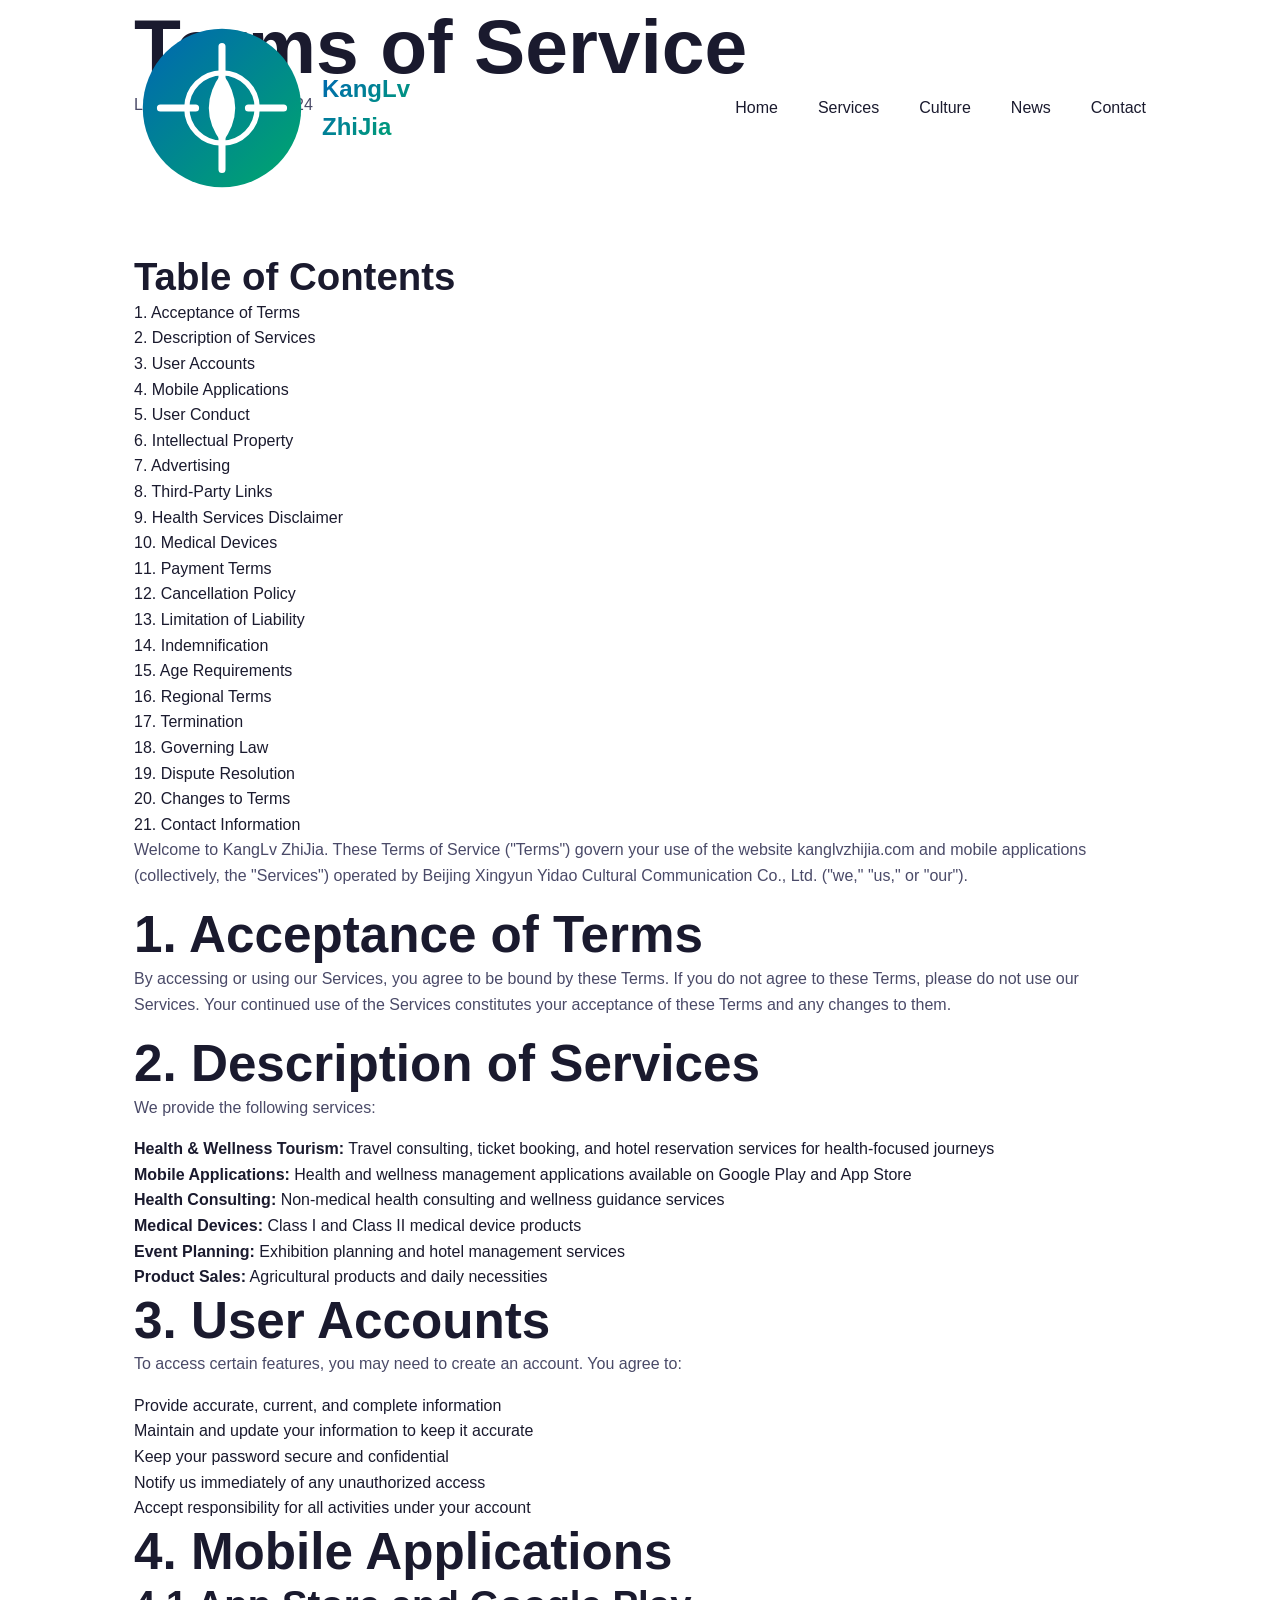
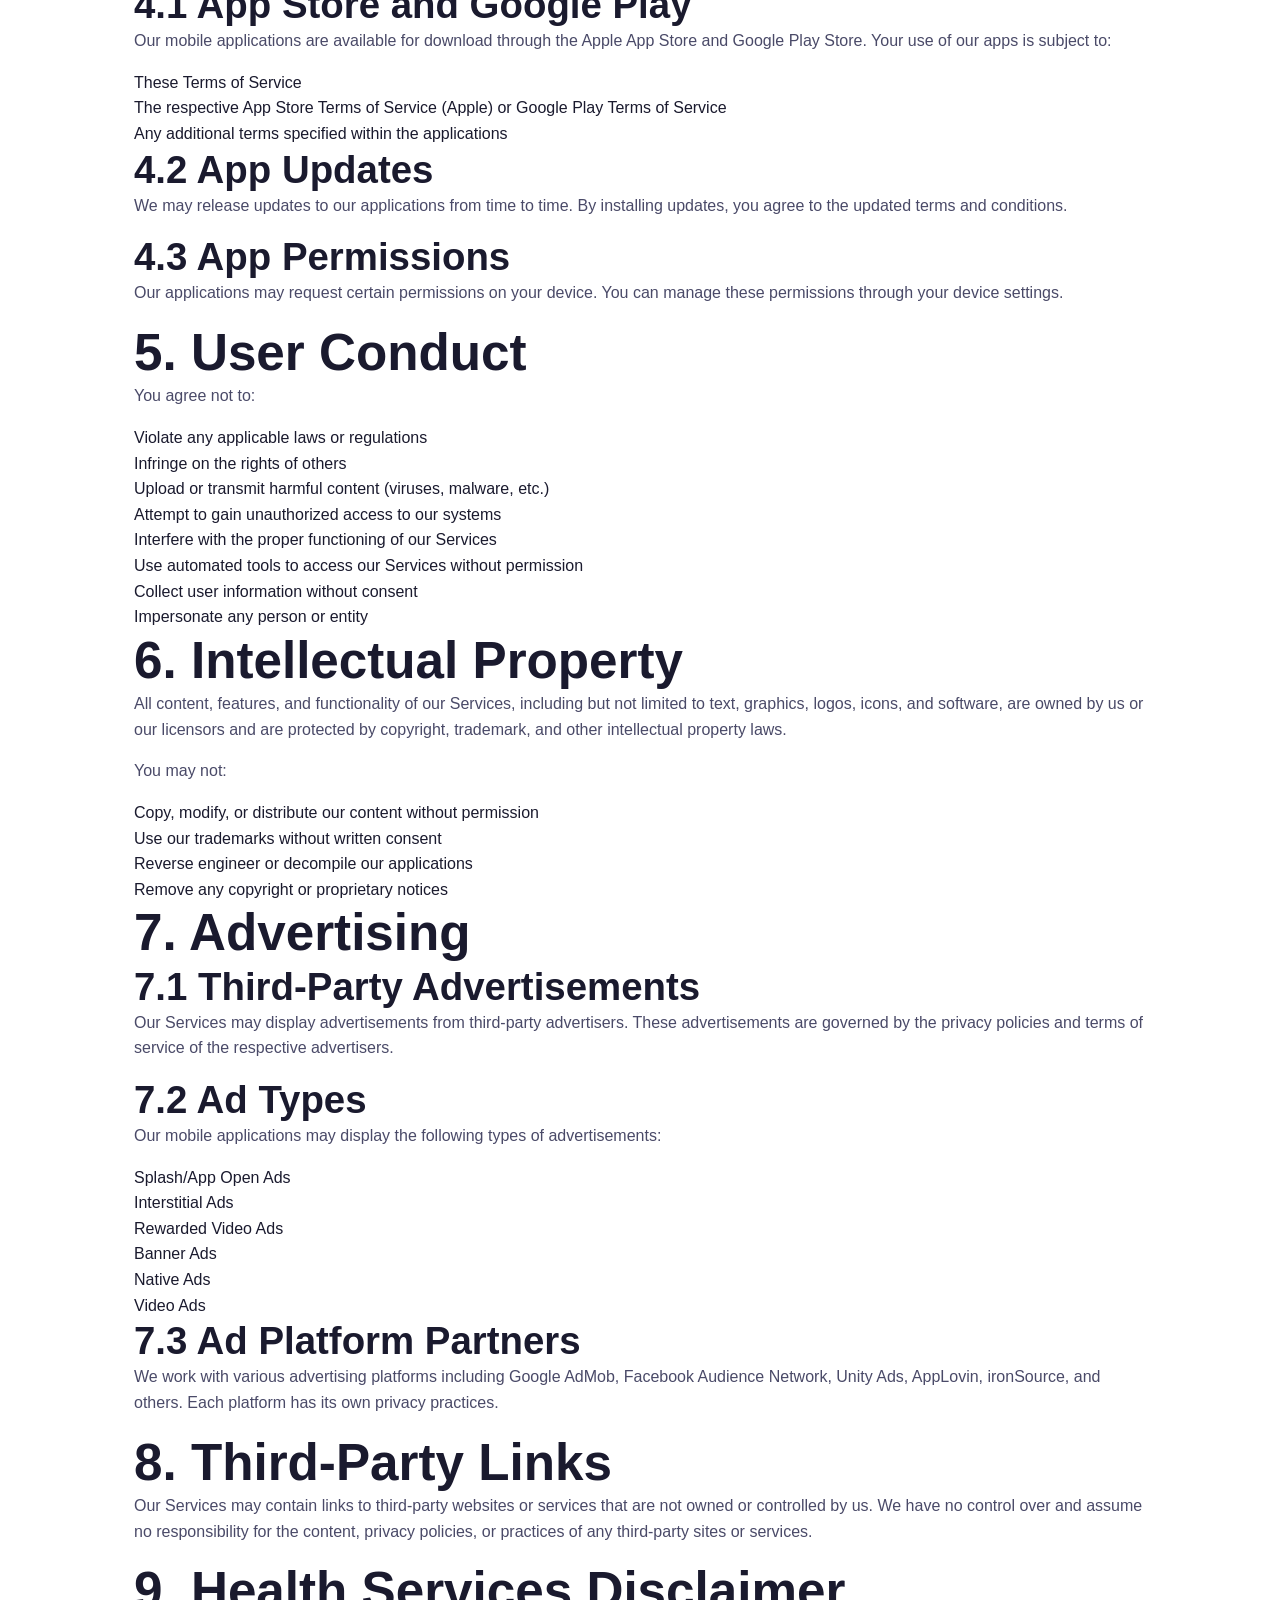
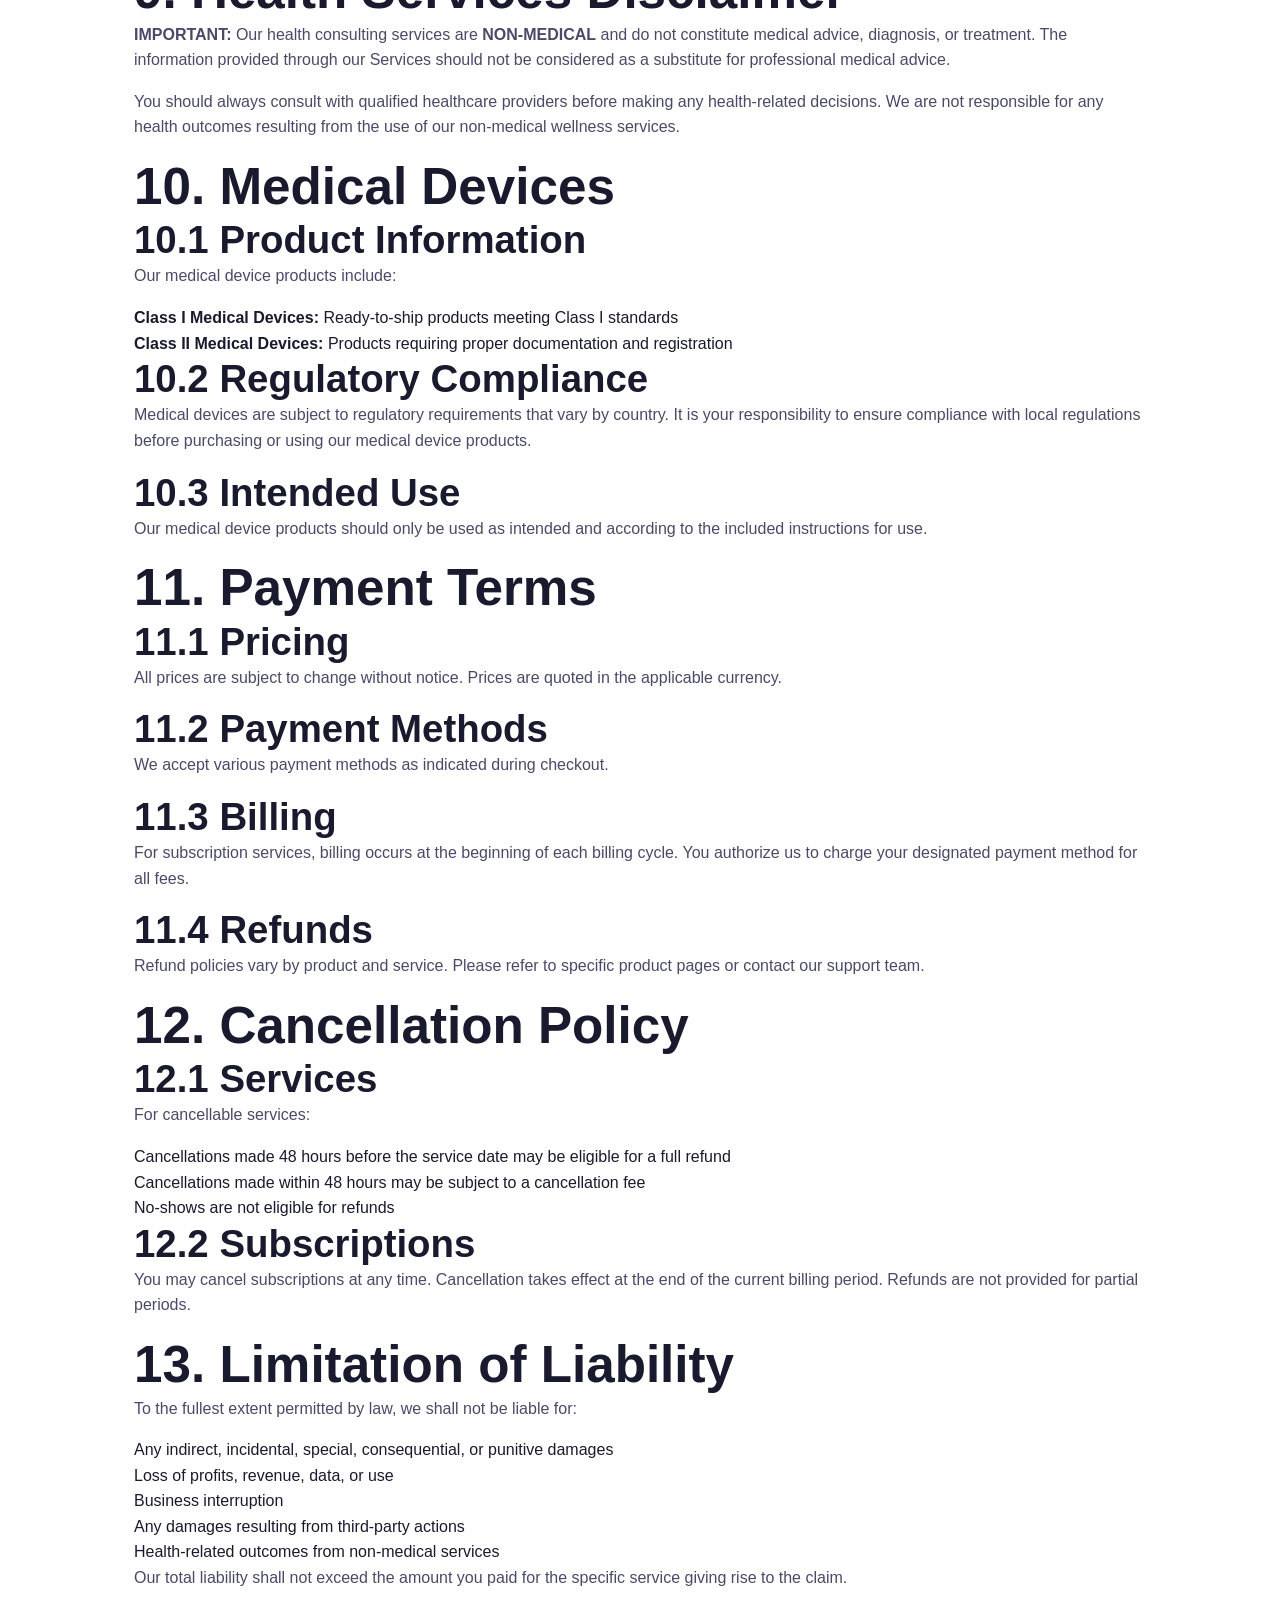
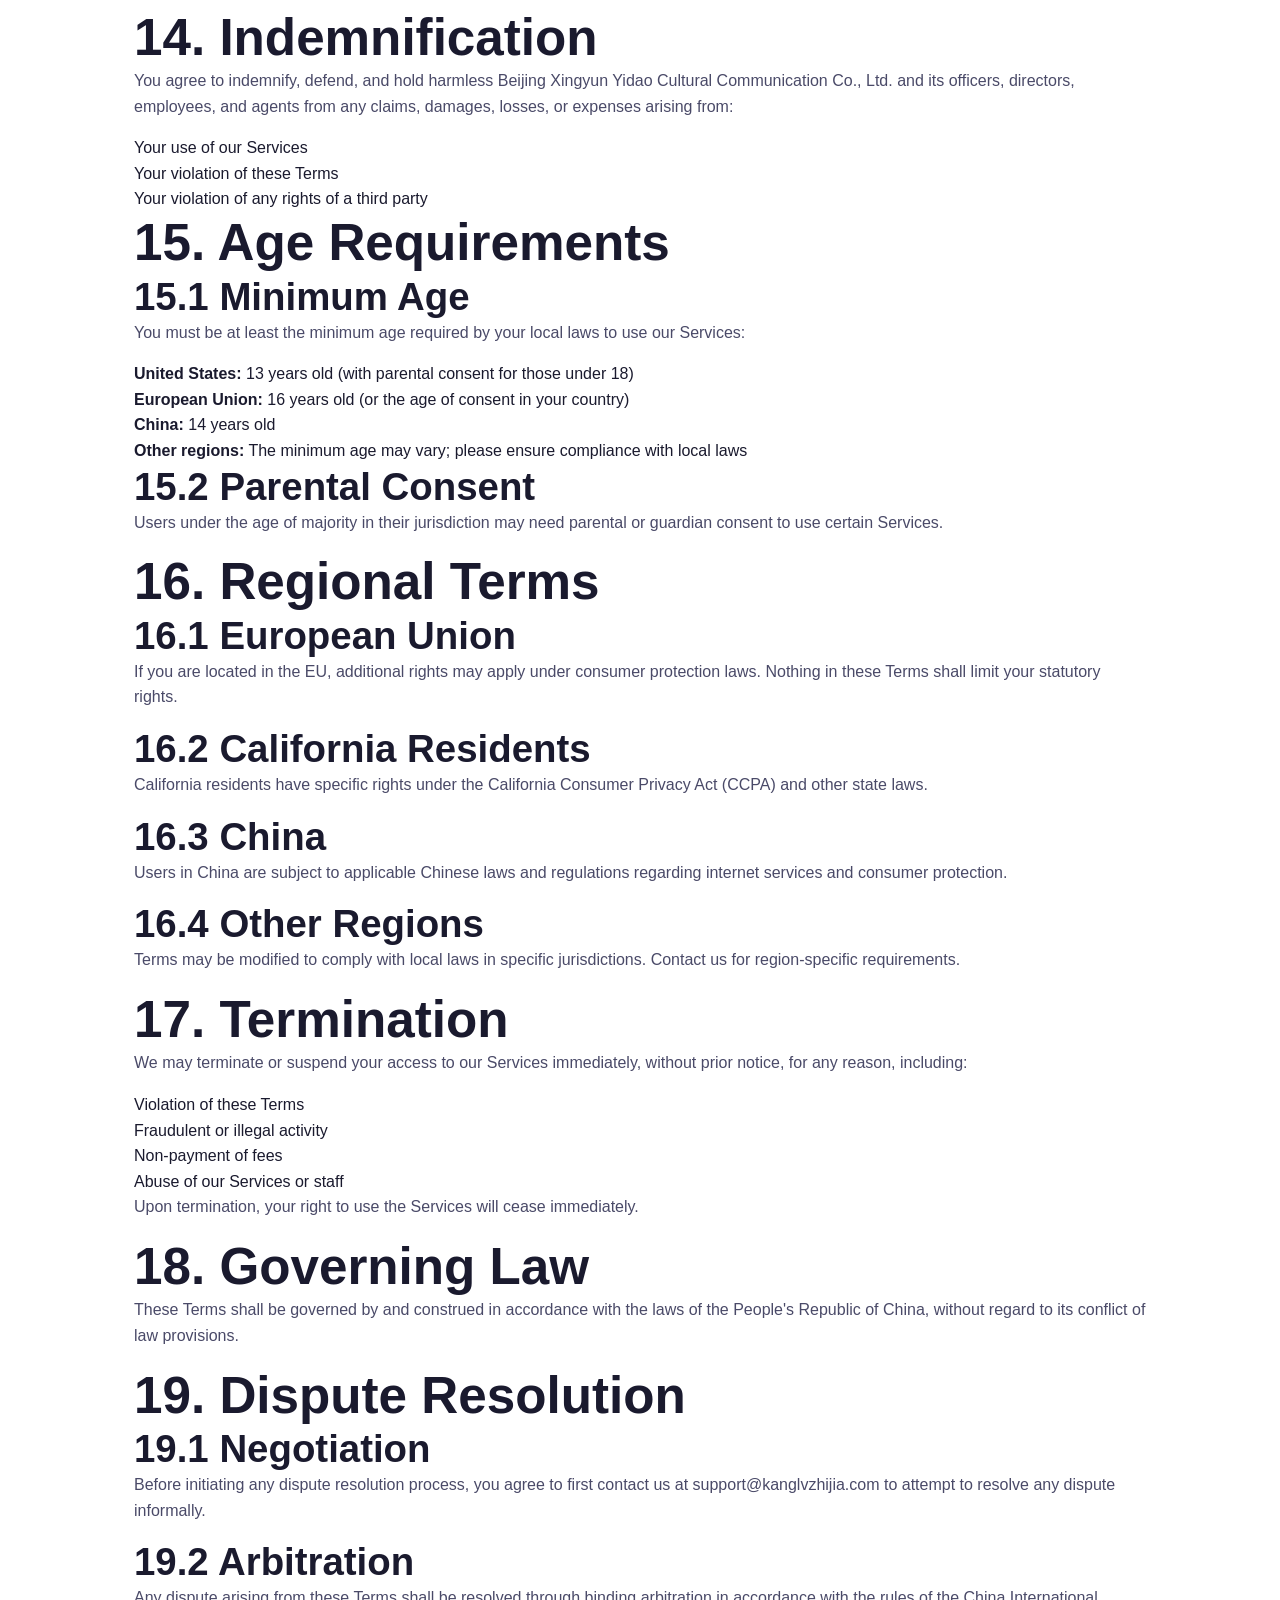
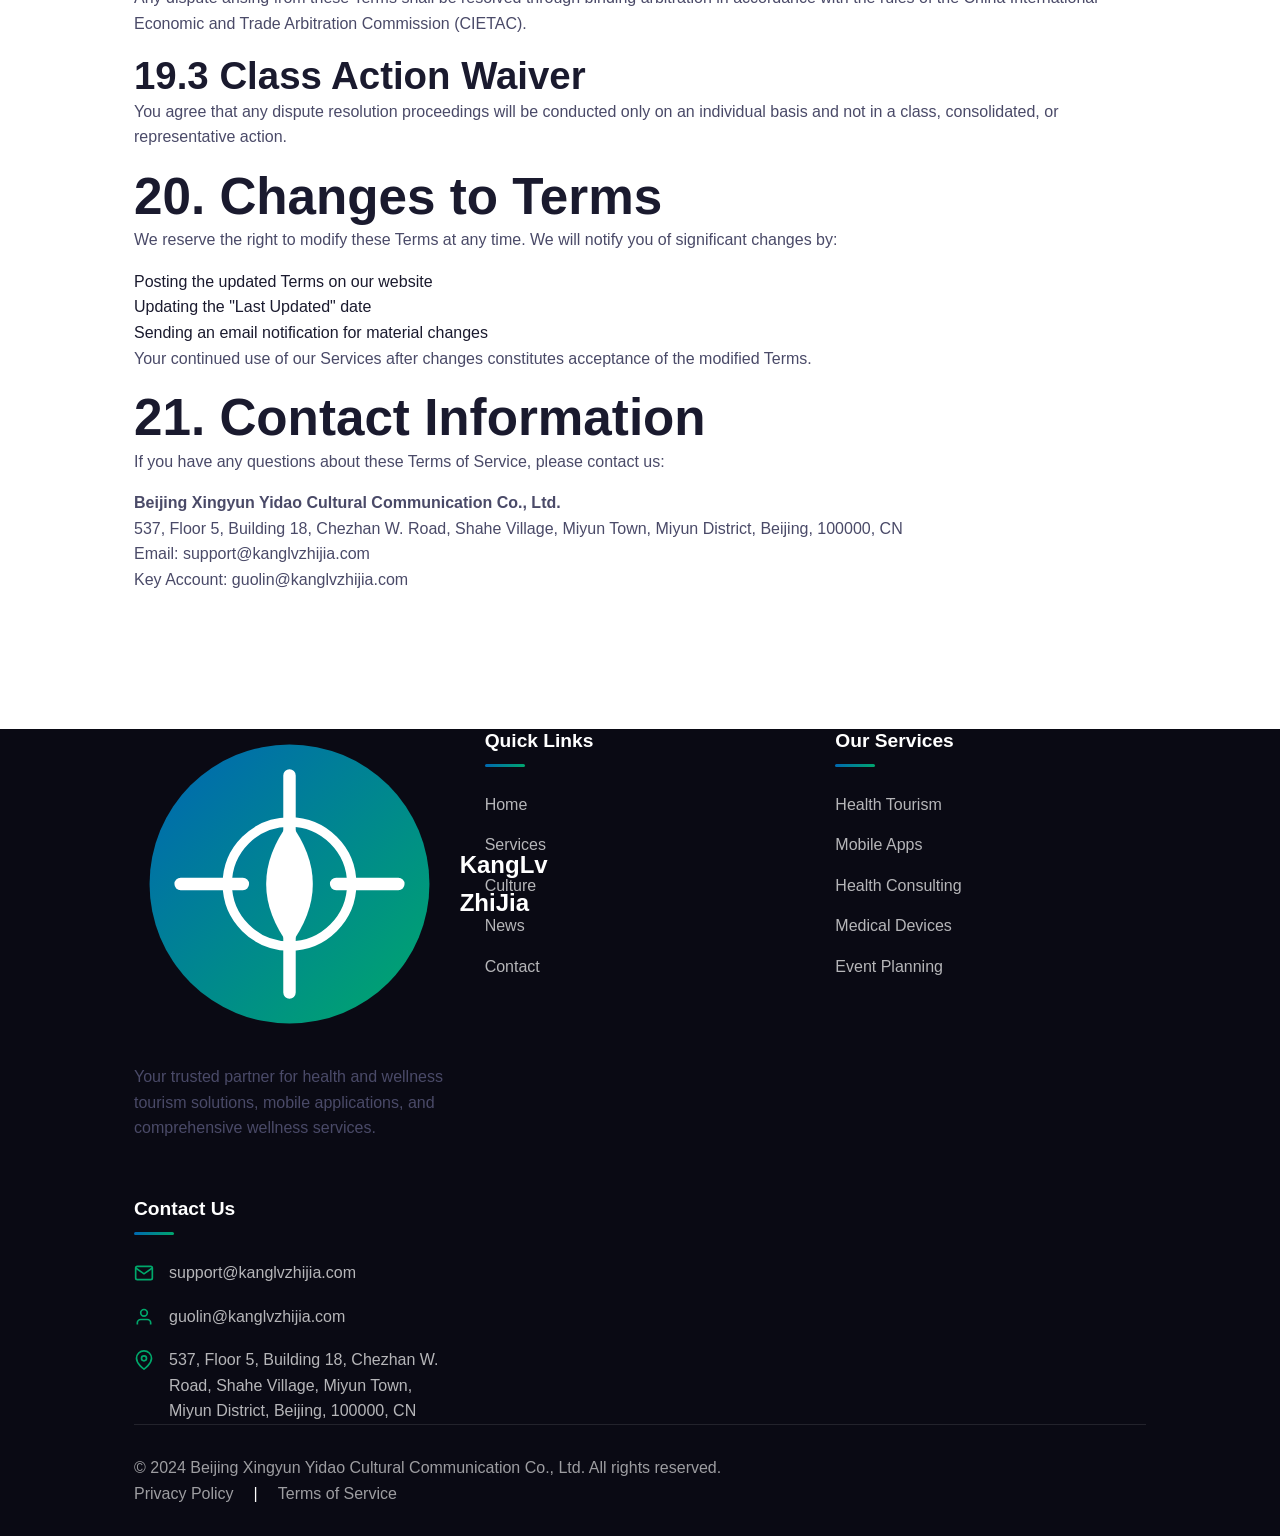
<file: terms-of-service.html>
<!DOCTYPE html>
<html lang="en">
<head>
    <meta charset="UTF-8">
    <meta name="viewport" content="width=device-width, initial-scale=1.0">
    <meta name="description" content="Terms of Service - Beijing Xingyun Yidao Cultural Communication Co., Ltd. Read our terms and conditions for using our services.">
    <meta name="robots" content="noindex, nofollow">
    <meta property="og:title" content="Terms of Service - KangLv ZhiJia">
    <meta property="og:type" content="website">
    <link rel="canonical" href="https://kanglvzhijia.com/terms-of-service.html">
    <title>Terms of Service - KangLv ZhiJia</title>
    <link rel="stylesheet" href="css/style.css">
    <link rel="stylesheet" href="css/animations.css">
    <link rel="stylesheet" href="css/responsive.css">
</head>
<body>
    <!-- Header -->
    <header class="header" id="header">
        <nav class="nav container">
            <a href="index.html" class="nav-logo">
                <img src="images/logo.svg" alt="KangLv ZhiJia Logo" class="logo-img">
                <span class="logo-text">KangLv ZhiJia</span>
            </a>
            <div class="nav-menu" id="nav-menu">
                <ul class="nav-list">
                    <li class="nav-item"><a href="index.html" class="nav-link">Home</a></li>
                    <li class="nav-item"><a href="services.html" class="nav-link">Services</a></li>
                    <li class="nav-item"><a href="culture.html" class="nav-link">Culture</a></li>
                    <li class="nav-item"><a href="news.html" class="nav-link">News</a></li>
                    <li class="nav-item"><a href="contact.html" class="nav-link">Contact</a></li>
                </ul>
                <button class="nav-close" id="nav-close">
                    <svg width="24" height="24" viewBox="0 0 24 24" fill="none" stroke="currentColor" stroke-width="2">
                        <path d="M18 6L6 18M6 6l12 12"/>
                    </svg>
                </button>
            </div>
            <div class="nav-toggle" id="nav-toggle">
                <svg width="24" height="24" viewBox="0 0 24 24" fill="none" stroke="currentColor" stroke-width="2">
                    <path d="M4 6h16M4 12h16M4 18h16"/>
                </svg>
            </div>
        </nav>
    </header>

    <!-- Page Header -->
    <section class="page-header">
        <div class="page-header-bg" style="background: linear-gradient(135deg, #00A86B 0%, #0066B3 100%);"></div>
        <div class="container">
            <div class="page-header-content animate-fade-in-up">
                <h1>Terms of Service</h1>
                <p>Last Updated: June 2024</p>
            </div>
        </div>
    </section>

    <!-- Terms Content -->
    <section class="legal-section section">
        <div class="container">
            <div class="legal-content">
                <div class="legal-toc">
                    <h3>Table of Contents</h3>
                    <ul>
                        <li><a href="#acceptance">1. Acceptance of Terms</a></li>
                        <li><a href="#services">2. Description of Services</a></li>
                        <li><a href="#account">3. User Accounts</a></li>
                        <li><a href="#mobile-apps">4. Mobile Applications</a></li>
                        <li><a href="#user-conduct">5. User Conduct</a></li>
                        <li><a href="#intellectual-property">6. Intellectual Property</a></li>
                        <li><a href="#advertising">7. Advertising</a></li>
                        <li><a href="#third-party">8. Third-Party Links</a></li>
                        <li><a href="#health-services">9. Health Services Disclaimer</a></li>
                        <li><a href="#medical-devices">10. Medical Devices</a></li>
                        <li><a href="#payment">11. Payment Terms</a></li>
                        <li><a href="#cancellation">12. Cancellation Policy</a></li>
                        <li><a href="#limitation">13. Limitation of Liability</a></li>
                        <li><a href="#indemnification">14. Indemnification</a></li>
                        <li><a href="#age-requirements">15. Age Requirements</a></li>
                        <li><a href="#regional-terms">16. Regional Terms</a></li>
                        <li><a href="#termination">17. Termination</a></li>
                        <li><a href="#governing-law">18. Governing Law</a></li>
                        <li><a href="#dispute">19. Dispute Resolution</a></li>
                        <li><a href="#changes">20. Changes to Terms</a></li>
                        <li><a href="#contact">21. Contact Information</a></li>
                    </ul>
                </div>

                <div class="legal-text">
                    <p>Welcome to KangLv ZhiJia. These Terms of Service ("Terms") govern your use of the website kanglvzhijia.com and mobile applications (collectively, the "Services") operated by Beijing Xingyun Yidao Cultural Communication Co., Ltd. ("we," "us," or "our").</p>

                    <h2 id="acceptance">1. Acceptance of Terms</h2>
                    <p>By accessing or using our Services, you agree to be bound by these Terms. If you do not agree to these Terms, please do not use our Services. Your continued use of the Services constitutes your acceptance of these Terms and any changes to them.</p>

                    <h2 id="services">2. Description of Services</h2>
                    <p>We provide the following services:</p>
                    <ul>
                        <li><strong>Health & Wellness Tourism:</strong> Travel consulting, ticket booking, and hotel reservation services for health-focused journeys</li>
                        <li><strong>Mobile Applications:</strong> Health and wellness management applications available on Google Play and App Store</li>
                        <li><strong>Health Consulting:</strong> Non-medical health consulting and wellness guidance services</li>
                        <li><strong>Medical Devices:</strong> Class I and Class II medical device products</li>
                        <li><strong>Event Planning:</strong> Exhibition planning and hotel management services</li>
                        <li><strong>Product Sales:</strong> Agricultural products and daily necessities</li>
                    </ul>

                    <h2 id="account">3. User Accounts</h2>
                    <p>To access certain features, you may need to create an account. You agree to:</p>
                    <ul>
                        <li>Provide accurate, current, and complete information</li>
                        <li>Maintain and update your information to keep it accurate</li>
                        <li>Keep your password secure and confidential</li>
                        <li>Notify us immediately of any unauthorized access</li>
                        <li>Accept responsibility for all activities under your account</li>
                    </ul>

                    <h2 id="mobile-apps">4. Mobile Applications</h2>
                    <h3>4.1 App Store and Google Play</h3>
                    <p>Our mobile applications are available for download through the Apple App Store and Google Play Store. Your use of our apps is subject to:</p>
                    <ul>
                        <li>These Terms of Service</li>
                        <li>The respective App Store Terms of Service (Apple) or Google Play Terms of Service</li>
                        <li>Any additional terms specified within the applications</li>
                    </ul>

                    <h3>4.2 App Updates</h3>
                    <p>We may release updates to our applications from time to time. By installing updates, you agree to the updated terms and conditions.</p>

                    <h3>4.3 App Permissions</h3>
                    <p>Our applications may request certain permissions on your device. You can manage these permissions through your device settings.</p>

                    <h2 id="user-conduct">5. User Conduct</h2>
                    <p>You agree not to:</p>
                    <ul>
                        <li>Violate any applicable laws or regulations</li>
                        <li>Infringe on the rights of others</li>
                        <li>Upload or transmit harmful content (viruses, malware, etc.)</li>
                        <li>Attempt to gain unauthorized access to our systems</li>
                        <li>Interfere with the proper functioning of our Services</li>
                        <li>Use automated tools to access our Services without permission</li>
                        <li>Collect user information without consent</li>
                        <li>Impersonate any person or entity</li>
                    </ul>

                    <h2 id="intellectual-property">6. Intellectual Property</h2>
                    <p>All content, features, and functionality of our Services, including but not limited to text, graphics, logos, icons, and software, are owned by us or our licensors and are protected by copyright, trademark, and other intellectual property laws.</p>
                    <p>You may not:</p>
                    <ul>
                        <li>Copy, modify, or distribute our content without permission</li>
                        <li>Use our trademarks without written consent</li>
                        <li>Reverse engineer or decompile our applications</li>
                        <li>Remove any copyright or proprietary notices</li>
                    </ul>

                    <h2 id="advertising">7. Advertising</h2>
                    <h3>7.1 Third-Party Advertisements</h3>
                    <p>Our Services may display advertisements from third-party advertisers. These advertisements are governed by the privacy policies and terms of service of the respective advertisers.</p>

                    <h3>7.2 Ad Types</h3>
                    <p>Our mobile applications may display the following types of advertisements:</p>
                    <ul>
                        <li>Splash/App Open Ads</li>
                        <li>Interstitial Ads</li>
                        <li>Rewarded Video Ads</li>
                        <li>Banner Ads</li>
                        <li>Native Ads</li>
                        <li>Video Ads</li>
                    </ul>

                    <h3>7.3 Ad Platform Partners</h3>
                    <p>We work with various advertising platforms including Google AdMob, Facebook Audience Network, Unity Ads, AppLovin, ironSource, and others. Each platform has its own privacy practices.</p>

                    <h2 id="third-party">8. Third-Party Links</h2>
                    <p>Our Services may contain links to third-party websites or services that are not owned or controlled by us. We have no control over and assume no responsibility for the content, privacy policies, or practices of any third-party sites or services.</p>

                    <h2 id="health-services">9. Health Services Disclaimer</h2>
                    <p><strong>IMPORTANT:</strong> Our health consulting services are <strong>NON-MEDICAL</strong> and do not constitute medical advice, diagnosis, or treatment. The information provided through our Services should not be considered as a substitute for professional medical advice.</p>
                    <p>You should always consult with qualified healthcare providers before making any health-related decisions. We are not responsible for any health outcomes resulting from the use of our non-medical wellness services.</p>

                    <h2 id="medical-devices">10. Medical Devices</h2>
                    <h3>10.1 Product Information</h3>
                    <p>Our medical device products include:</p>
                    <ul>
                        <li><strong>Class I Medical Devices:</strong> Ready-to-ship products meeting Class I standards</li>
                        <li><strong>Class II Medical Devices:</strong> Products requiring proper documentation and registration</li>
                    </ul>

                    <h3>10.2 Regulatory Compliance</h3>
                    <p>Medical devices are subject to regulatory requirements that vary by country. It is your responsibility to ensure compliance with local regulations before purchasing or using our medical device products.</p>

                    <h3>10.3 Intended Use</h3>
                    <p>Our medical device products should only be used as intended and according to the included instructions for use.</p>

                    <h2 id="payment">11. Payment Terms</h2>
                    <h3>11.1 Pricing</h3>
                    <p>All prices are subject to change without notice. Prices are quoted in the applicable currency.</p>

                    <h3>11.2 Payment Methods</h3>
                    <p>We accept various payment methods as indicated during checkout.</p>

                    <h3>11.3 Billing</h3>
                    <p>For subscription services, billing occurs at the beginning of each billing cycle. You authorize us to charge your designated payment method for all fees.</p>

                    <h3>11.4 Refunds</h3>
                    <p>Refund policies vary by product and service. Please refer to specific product pages or contact our support team.</p>

                    <h2 id="cancellation">12. Cancellation Policy</h2>
                    <h3>12.1 Services</h3>
                    <p>For cancellable services:</p>
                    <ul>
                        <li>Cancellations made 48 hours before the service date may be eligible for a full refund</li>
                        <li>Cancellations made within 48 hours may be subject to a cancellation fee</li>
                        <li>No-shows are not eligible for refunds</li>
                    </ul>

                    <h3>12.2 Subscriptions</h3>
                    <p>You may cancel subscriptions at any time. Cancellation takes effect at the end of the current billing period. Refunds are not provided for partial periods.</p>

                    <h2 id="limitation">13. Limitation of Liability</h2>
                    <p>To the fullest extent permitted by law, we shall not be liable for:</p>
                    <ul>
                        <li>Any indirect, incidental, special, consequential, or punitive damages</li>
                        <li>Loss of profits, revenue, data, or use</li>
                        <li>Business interruption</li>
                        <li>Any damages resulting from third-party actions</li>
                        <li>Health-related outcomes from non-medical services</li>
                    </ul>
                    <p>Our total liability shall not exceed the amount you paid for the specific service giving rise to the claim.</p>

                    <h2 id="indemnification">14. Indemnification</h2>
                    <p>You agree to indemnify, defend, and hold harmless Beijing Xingyun Yidao Cultural Communication Co., Ltd. and its officers, directors, employees, and agents from any claims, damages, losses, or expenses arising from:</p>
                    <ul>
                        <li>Your use of our Services</li>
                        <li>Your violation of these Terms</li>
                        <li>Your violation of any rights of a third party</li>
                    </ul>

                    <h2 id="age-requirements">15. Age Requirements</h2>
                    <h3>15.1 Minimum Age</h3>
                    <p>You must be at least the minimum age required by your local laws to use our Services:</p>
                    <ul>
                        <li><strong>United States:</strong> 13 years old (with parental consent for those under 18)</li>
                        <li><strong>European Union:</strong> 16 years old (or the age of consent in your country)</li>
                        <li><strong>China:</strong> 14 years old</li>
                        <li><strong>Other regions:</strong> The minimum age may vary; please ensure compliance with local laws</li>
                    </ul>

                    <h3>15.2 Parental Consent</h3>
                    <p>Users under the age of majority in their jurisdiction may need parental or guardian consent to use certain Services.</p>

                    <h2 id="regional-terms">16. Regional Terms</h2>
                    <h3>16.1 European Union</h3>
                    <p>If you are located in the EU, additional rights may apply under consumer protection laws. Nothing in these Terms shall limit your statutory rights.</p>

                    <h3>16.2 California Residents</h3>
                    <p>California residents have specific rights under the California Consumer Privacy Act (CCPA) and other state laws.</p>

                    <h3>16.3 China</h3>
                    <p>Users in China are subject to applicable Chinese laws and regulations regarding internet services and consumer protection.</p>

                    <h3>16.4 Other Regions</h3>
                    <p>Terms may be modified to comply with local laws in specific jurisdictions. Contact us for region-specific requirements.</p>

                    <h2 id="termination">17. Termination</h2>
                    <p>We may terminate or suspend your access to our Services immediately, without prior notice, for any reason, including:</p>
                    <ul>
                        <li>Violation of these Terms</li>
                        <li>Fraudulent or illegal activity</li>
                        <li>Non-payment of fees</li>
                        <li>Abuse of our Services or staff</li>
                    </ul>
                    <p>Upon termination, your right to use the Services will cease immediately.</p>

                    <h2 id="governing-law">18. Governing Law</h2>
                    <p>These Terms shall be governed by and construed in accordance with the laws of the People's Republic of China, without regard to its conflict of law provisions.</p>

                    <h2 id="dispute">19. Dispute Resolution</h2>
                    <h3>19.1 Negotiation</h3>
                    <p>Before initiating any dispute resolution process, you agree to first contact us at support@kanglvzhijia.com to attempt to resolve any dispute informally.</p>

                    <h3>19.2 Arbitration</h3>
                    <p>Any dispute arising from these Terms shall be resolved through binding arbitration in accordance with the rules of the China International Economic and Trade Arbitration Commission (CIETAC).</p>

                    <h3>19.3 Class Action Waiver</h3>
                    <p>You agree that any dispute resolution proceedings will be conducted only on an individual basis and not in a class, consolidated, or representative action.</p>

                    <h2 id="changes">20. Changes to Terms</h2>
                    <p>We reserve the right to modify these Terms at any time. We will notify you of significant changes by:</p>
                    <ul>
                        <li>Posting the updated Terms on our website</li>
                        <li>Updating the "Last Updated" date</li>
                        <li>Sending an email notification for material changes</li>
                    </ul>
                    <p>Your continued use of our Services after changes constitutes acceptance of the modified Terms.</p>

                    <h2 id="contact">21. Contact Information</h2>
                    <p>If you have any questions about these Terms of Service, please contact us:</p>
                    
                    <p><strong>Beijing Xingyun Yidao Cultural Communication Co., Ltd.</strong><br>
                    537, Floor 5, Building 18, Chezhan W. Road, Shahe Village, Miyun Town, Miyun District, Beijing, 100000, CN<br>
                    Email: <a href="mailto:support@kanglvzhijia.com">support@kanglvzhijia.com</a><br>
                    Key Account: <a href="mailto:guolin@kanglvzhijia.com">guolin@kanglvzhijia.com</a></p>
                </div>
            </div>
        </div>
    </section>

    <!-- Footer -->
    <footer class="footer">
        <div class="container">
            <div class="footer-grid">
                <div class="footer-column">
                    <a href="index.html" class="footer-logo">
                        <img src="images/logo.svg" alt="KangLv ZhiJia" class="footer-logo-img">
                        <span>KangLv ZhiJia</span>
                    </a>
                    <p class="footer-desc">Your trusted partner for health and wellness tourism solutions, mobile applications, and comprehensive wellness services.</p>
                </div>
                <div class="footer-column">
                    <h4>Quick Links</h4>
                    <ul class="footer-links">
                        <li><a href="index.html">Home</a></li>
                        <li><a href="services.html">Services</a></li>
                        <li><a href="culture.html">Culture</a></li>
                        <li><a href="news.html">News</a></li>
                        <li><a href="contact.html">Contact</a></li>
                    </ul>
                </div>
                <div class="footer-column">
                    <h4>Our Services</h4>
                    <ul class="footer-links">
                        <li><a href="services.html#tourism">Health Tourism</a></li>
                        <li><a href="services.html#apps">Mobile Apps</a></li>
                        <li><a href="services.html#health">Health Consulting</a></li>
                        <li><a href="services.html#medical">Medical Devices</a></li>
                        <li><a href="services.html#events">Event Planning</a></li>
                    </ul>
                </div>
                <div class="footer-column">
                    <h4>Contact Us</h4>
                    <ul class="footer-contact">
                        <li>
                            <svg width="20" height="20" viewBox="0 0 24 24" fill="none" stroke="currentColor" stroke-width="2">
                                <path d="M4 4h16c1.1 0 2 .9 2 2v12c0 1.1-.9 2-2 2H4c-1.1 0-2-.9-2-2V6c0-1.1.9-2 2-2z"/>
                                <polyline points="22,6 12,13 2,6"/>
                            </svg>
                            <span>support@kanglvzhijia.com</span>
                        </li>
                        <li>
                            <svg width="20" height="20" viewBox="0 0 24 24" fill="none" stroke="currentColor" stroke-width="2">
                                <path d="M20 21v-2a4 4 0 00-4-4H8a4 4 0 00-4 4v2"/>
                                <circle cx="12" cy="7" r="4"/>
                            </svg>
                            <span>guolin@kanglvzhijia.com</span>
                        </li>
                        <li>
                            <svg width="20" height="20" viewBox="0 0 24 24" fill="none" stroke="currentColor" stroke-width="2">
                                <path d="M21 10c0 7-9 13-9 13s-9-6-9-13a9 9 0 0118 0z"/>
                                <circle cx="12" cy="10" r="3"/>
                            </svg>
                            <span>537, Floor 5, Building 18, Chezhan W. Road, Shahe Village, Miyun Town, Miyun District, Beijing, 100000, CN</span>
                        </li>
                    </ul>
                </div>
            </div>
            <div class="footer-bottom">
                <p>&copy; 2024 Beijing Xingyun Yidao Cultural Communication Co., Ltd. All rights reserved.</p>
                <div class="footer-legal">
                    <a href="privacy-policy.html">Privacy Policy</a>
                    <span>|</span>
                    <a href="terms-of-service.html">Terms of Service</a>
                </div>
            </div>
        </div>
    </footer>

    <script src="js/main.js"></script>
</body>
</html>
</file>
<file: css/style.css>
/* ===================================
   KangLv ZhiJia - Premium BMW Style
   Global Styles & Variables
   =================================== */

:root {
    /* Primary Colors */
    --primary-blue: #0066B3;
    --primary-green: #00A86B;
    --accent-light: #3399FF;
    --accent-cyan: #00D4FF;
    
    /* Gradient Colors */
    --gradient-primary: linear-gradient(135deg, var(--primary-blue) 0%, var(--primary-green) 100%);
    --gradient-secondary: linear-gradient(135deg, var(--primary-green) 0%, var(--primary-blue) 100%);
    --gradient-accent: linear-gradient(135deg, var(--accent-light) 0%, var(--primary-green) 100%);
    --gradient-dark: linear-gradient(180deg, #001a33 0%, #003366 100%);
    
    /* Text Colors */
    --text-primary: #1a1a2e;
    --text-secondary: #4a4a68;
    --text-light: #6b6b8d;
    --text-white: #ffffff;
    --text-muted: #9999b3;
    
    /* Background Colors */
    --bg-primary: #ffffff;
    --bg-secondary: #f8f9fc;
    --bg-tertiary: #f0f2f8;
    --bg-dark: #0a0a14;
    --bg-card: #ffffff;
    
    /* Spacing */
    --section-padding: 120px 0;
    --container-padding: 0 5%;
    --card-padding: 40px;
    
    /* Border Radius */
    --radius-sm: 8px;
    --radius-md: 12px;
    --radius-lg: 20px;
    --radius-xl: 30px;
    --radius-full: 50%;
    
    /* Shadows */
    --shadow-sm: 0 4px 20px rgba(0, 102, 179, 0.08);
    --shadow-md: 0 8px 40px rgba(0, 102, 179, 0.12);
    --shadow-lg: 0 20px 60px rgba(0, 102, 179, 0.15);
    --shadow-xl: 0 30px 80px rgba(0, 102, 179, 0.2);
    --shadow-glow: 0 0 60px rgba(0, 168, 107, 0.3);
    
    /* Transitions */
    --transition-fast: 0.3s cubic-bezier(0.4, 0, 0.2, 1);
    --transition-smooth: 0.5s cubic-bezier(0.4, 0, 0.2, 1);
    --transition-slow: 0.8s cubic-bezier(0.4, 0, 0.2, 1);
    --transition-bounce: 0.6s cubic-bezier(0.68, -0.55, 0.265, 1.55);
    
    /* Z-index layers */
    --z-dropdown: 100;
    --z-sticky: 200;
    --z-fixed: 300;
    --z-modal-backdrop: 400;
    --z-modal: 500;
    --z-tooltip: 600;
    --z-toast: 700;
}

/* ===================================
   CSS Reset & Base Styles
   =================================== */

*, *::before, *::after {
    margin: 0;
    padding: 0;
    box-sizing: border-box;
}

html {
    scroll-behavior: smooth;
    overflow-x: hidden;
}

body {
    font-family: 'Montserrat', -apple-system, BlinkMacSystemFont, 'Segoe UI', Roboto, sans-serif;
    font-size: 16px;
    line-height: 1.6;
    color: var(--text-primary);
    background-color: var(--bg-primary);
    overflow-x: hidden;
    -webkit-font-smoothing: antialiased;
    -moz-osx-font-smoothing: grayscale;
}

h1, h2, h3, h4, h5, h6 {
    font-family: 'Montserrat', sans-serif;
    font-weight: 700;
    line-height: 1.2;
    color: var(--text-primary);
}

h1 { font-size: clamp(2.5rem, 6vw, 5rem); }
h2 { font-size: clamp(2rem, 4vw, 3.5rem); }
h3 { font-size: clamp(1.5rem, 3vw, 2.5rem); }
h4 { font-size: clamp(1.25rem, 2.5vw, 1.75rem); }

p {
    margin-bottom: 1rem;
    color: var(--text-secondary);
}

a {
    text-decoration: none;
    color: inherit;
    transition: var(--transition-fast);
}

ul, ol {
    list-style: none;
}

img {
    max-width: 100%;
    height: auto;
    display: block;
}

button {
    border: none;
    background: none;
    cursor: pointer;
    font-family: inherit;
}

input, textarea, select {
    font-family: inherit;
    font-size: inherit;
}

/* ===================================
   Container & Layout
   =================================== */

.container {
    width: 100%;
    max-width: 1400px;
    margin: 0 auto;
    padding: var(--container-padding);
}

.section {
    padding: var(--section-padding);
    position: relative;
}

/* ===================================
   Preloader
   =================================== */

.preloader {
    position: fixed;
    top: 0;
    left: 0;
    width: 100%;
    height: 100%;
    background: var(--bg-dark);
    display: flex;
    align-items: center;
    justify-content: center;
    z-index: 9999;
    transition: opacity 0.8s ease, visibility 0.8s ease;
}

.preloader.loaded {
    opacity: 0;
    visibility: hidden;
}

.preloader-content {
    text-align: center;
}

.preloader-logo {
    margin-bottom: 20px;
}

.preloader-circle {
    animation: preloaderRotate 2s linear infinite;
}

@keyframes preloaderRotate {
    0% { transform: rotate(0deg); }
    100% { transform: rotate(360deg); }
}

.preloader-text {
    color: var(--text-white);
    font-size: 1.5rem;
    font-weight: 600;
    letter-spacing: 4px;
    margin-bottom: 30px;
}

.preloader-bar {
    width: 200px;
    height: 4px;
    background: rgba(255, 255, 255, 0.1);
    border-radius: 2px;
    overflow: hidden;
    margin: 0 auto;
}

.preloader-progress {
    height: 100%;
    background: var(--gradient-primary);
    animation: preloaderProgress 2s ease-in-out forwards;
}

@keyframes preloaderProgress {
    0% { width: 0%; }
    100% { width: 100%; }
}

/* ===================================
   Header & Navigation
   =================================== */

.header {
    position: fixed;
    top: 0;
    left: 0;
    width: 100%;
    z-index: var(--z-fixed);
    padding: 20px 0;
    transition: var(--transition-smooth);
}

.header.scrolled {
    background: rgba(255, 255, 255, 0.95);
    backdrop-filter: blur(20px);
    box-shadow: var(--shadow-md);
    padding: 15px 0;
}

.nav {
    display: flex;
    align-items: center;
    justify-content: space-between;
}

.nav-logo {
    display: flex;
    align-items: center;
    gap: 12px;
    z-index: var(--z-fixed);
}

.logo-svg {
    transition: var(--transition-fast);
}

.nav-logo:hover .logo-svg {
    transform: scale(1.05);
}

.logo-text {
    font-size: 1.5rem;
    font-weight: 700;
    background: var(--gradient-primary);
    -webkit-background-clip: text;
    -webkit-text-fill-color: transparent;
    background-clip: text;
}

.nav-menu {
    display: flex;
    align-items: center;
    gap: 40px;
}

.nav-list {
    display: flex;
    gap: 40px;
}

.nav-link {
    position: relative;
    padding: 8px 0;
    font-weight: 500;
    color: var(--text-primary);
}

.nav-link-line {
    position: absolute;
    bottom: 0;
    left: 0;
    width: 0;
    height: 2px;
    background: var(--gradient-primary);
    transition: var(--transition-smooth);
}

.nav-link:hover .nav-link-line,
.nav-link.active .nav-link-line {
    width: 100%;
}

.nav-link.active {
    color: var(--primary-blue);
}

.nav-social {
    display: flex;
    gap: 16px;
}

.social-link {
    width: 40px;
    height: 40px;
    display: flex;
    align-items: center;
    justify-content: center;
    border-radius: var(--radius-full);
    background: var(--bg-secondary);
    color: var(--text-primary);
    transition: var(--transition-fast);
}

.social-link:hover {
    background: var(--gradient-primary);
    color: var(--text-white);
    transform: translateY(-3px);
}

.nav-actions {
    display: flex;
    align-items: center;
    gap: 20px;
}

.nav-cta {
    padding: 12px 28px;
    background: var(--gradient-primary);
    color: var(--text-white);
    font-weight: 600;
    border-radius: var(--radius-md);
    transition: var(--transition-fast);
}

.nav-cta:hover {
    transform: translateY(-2px);
    box-shadow: var(--shadow-md);
}

.nav-toggle {
    display: none;
    flex-direction: column;
    gap: 6px;
    padding: 10px;
}

.hamburger-line {
    width: 25px;
    height: 2px;
    background: var(--text-primary);
    transition: var(--transition-fast);
}

.nav-close {
    display: none;
    position: absolute;
    top: 20px;
    right: 20px;
    color: var(--text-primary);
}

/* ===================================
   Hero Section
   =================================== */

.hero {
    min-height: 100vh;
    position: relative;
    display: flex;
    align-items: center;
    overflow: hidden;
    background: var(--bg-dark);
}

.hero-bg {
    position: absolute;
    inset: 0;
    z-index: 1;
}

.hero-gradient {
    position: absolute;
    inset: 0;
    background: radial-gradient(ellipse at 30% 50%, rgba(0, 102, 179, 0.4) 0%, transparent 50%),
                radial-gradient(ellipse at 70% 80%, rgba(0, 168, 107, 0.3) 0%, transparent 40%),
                var(--bg-dark);
}

.hero-particles {
    position: absolute;
    inset: 0;
    overflow: hidden;
}

.particle {
    position: absolute;
    width: 4px;
    height: 4px;
    background: rgba(255, 255, 255, 0.3);
    border-radius: var(--radius-full);
    animation: particleFloat 15s linear infinite;
}

@keyframes particleFloat {
    0%, 100% { transform: translateY(100vh) scale(0); opacity: 0; }
    10% { opacity: 1; }
    90% { opacity: 1; }
    100% { transform: translateY(-100vh) scale(1); opacity: 0; }
}

.hero-lines {
    position: absolute;
    inset: 0;
    overflow: hidden;
}

.hero-line {
    position: absolute;
    width: 1px;
    height: 100%;
    background: linear-gradient(to bottom, transparent, rgba(0, 168, 107, 0.2), transparent);
}

.line-1 { left: 20%; }
.line-2 { left: 50%; }
.line-3 { left: 80%; }

.hero-content {
    position: relative;
    z-index: 2;
    width: 100%;
    padding-top: 100px;
}

.hero-text {
    max-width: 700px;
}

.hero-badge {
    display: inline-flex;
    align-items: center;
    gap: 10px;
    padding: 10px 20px;
    background: rgba(255, 255, 255, 0.1);
    backdrop-filter: blur(10px);
    border: 1px solid rgba(255, 255, 255, 0.2);
    border-radius: var(--radius-xl);
    margin-bottom: 30px;
    color: var(--text-white);
    font-size: 0.9rem;
    font-weight: 500;
}

.badge-icon {
    color: #FFD700;
}

.hero-title {
    color: var(--text-white);
    margin-bottom: 24px;
}

.title-line {
    display: block;
}

.title-line.accent {
    background: var(--gradient-primary);
    -webkit-background-clip: text;
    -webkit-text-fill-color: transparent;
    background-clip: text;
}

.hero-description {
    font-size: 1.2rem;
    color: rgba(255, 255, 255, 0.8);
    margin-bottom: 40px;
    line-height: 1.8;
}

.hero-buttons {
    display: flex;
    gap: 20px;
    flex-wrap: wrap;
}

.hero-visual {
    position: absolute;
    right: 0;
    top: 50%;
    transform: translateY(-50%);
    width: 50%;
}

.hero-image-wrapper {
    position: relative;
    height: 600px;
}

.hero-image-shape {
    position: absolute;
    width: 400px;
    height: 400px;
    background: var(--gradient-primary);
    border-radius: var(--radius-full);
    filter: blur(80px);
    opacity: 0.5;
    top: 50%;
    left: 50%;
    transform: translate(-50%, -50%);
}

.hero-image-container {
    position: relative;
    z-index: 1;
    display: flex;
    align-items: center;
    justify-content: center;
    height: 100%;
}

.hero-floating-card {
    position: absolute;
    background: rgba(255, 255, 255, 0.15);
    backdrop-filter: blur(20px);
    border: 1px solid rgba(255, 255, 255, 0.2);
    border-radius: var(--radius-lg);
    padding: 20px 25px;
    display: flex;
    align-items: center;
    gap: 15px;
    color: var(--text-white);
    animation: floatCard 6s ease-in-out infinite;
}

.card-1 {
    top: 20%;
    left: 10%;
    animation-delay: 0s;
}

.card-2 {
    top: 40%;
    right: 10%;
    animation-delay: 2s;
}

.card-3 {
    bottom: 20%;
    left: 20%;
    animation-delay: 4s;
}

@keyframes floatCard {
    0%, 100% { transform: translateY(0); }
    50% { transform: translateY(-20px); }
}

.hero-scroll-indicator {
    position: absolute;
    bottom: 40px;
    left: 50%;
    transform: translateX(-50%);
    display: flex;
    flex-direction: column;
    align-items: center;
    gap: 15px;
    color: var(--text-white);
    opacity: 0.7;
}

.scroll-text {
    font-size: 0.85rem;
    font-weight: 500;
    letter-spacing: 2px;
    text-transform: uppercase;
}

.scroll-line {
    width: 2px;
    height: 60px;
    background: rgba(255, 255, 255, 0.3);
    border-radius: 1px;
    position: relative;
    overflow: hidden;
}

.scroll-dot {
    width: 100%;
    height: 30px;
    background: var(--gradient-primary);
    border-radius: 1px;
    animation: scrollDot 2s ease-in-out infinite;
}

@keyframes scrollDot {
    0% { transform: translateY(-30px); }
    100% { transform: translateY(60px); }
}

.hero-slider-controls {
    position: absolute;
    bottom: 40px;
    right: 40px;
    display: flex;
    align-items: center;
    gap: 15px;
    z-index: 2;
}

.slider-btn {
    width: 50px;
    height: 50px;
    display: flex;
    align-items: center;
    justify-content: center;
    border-radius: var(--radius-full);
    background: rgba(255, 255, 255, 0.1);
    border: 1px solid rgba(255, 255, 255, 0.2);
    color: var(--text-white);
    transition: var(--transition-fast);
}

.slider-btn:hover {
    background: var(--gradient-primary);
    border-color: transparent;
}

.slider-dots {
    display: flex;
    gap: 10px;
}

.dot {
    width: 12px;
    height: 12px;
    border-radius: var(--radius-full);
    background: rgba(255, 255, 255, 0.3);
    cursor: pointer;
    transition: var(--transition-fast);
}

.dot.active {
    background: var(--gradient-primary);
    width: 30px;
}

/* ===================================
   Buttons
   =================================== */

.btn {
    display: inline-flex;
    align-items: center;
    justify-content: center;
    gap: 10px;
    padding: 16px 32px;
    font-weight: 600;
    border-radius: var(--radius-md);
    transition: var(--transition-fast);
    cursor: pointer;
    border: 2px solid transparent;
}

.btn-primary {
    background: var(--gradient-primary);
    color: var(--text-white);
    border-color: transparent;
}

.btn-primary:hover {
    transform: translateY(-3px);
    box-shadow: var(--shadow-lg);
}

.btn-outline {
    background: transparent;
    border-color: rgba(255, 255, 255, 0.5);
    color: var(--text-white);
}

.btn-outline:hover {
    background: rgba(255, 255, 255, 0.1);
    border-color: var(--text-white);
}

.btn-outline-white {
    background: transparent;
    border-color: var(--text-white);
    color: var(--text-white);
}

.btn-outline-white:hover {
    background: var(--text-white);
    color: var(--primary-blue);
}

.btn-lg {
    padding: 18px 40px;
    font-size: 1.1rem;
}

.btn-pulse {
    animation: btnPulse 2s ease-in-out infinite;
}

@keyframes btnPulse {
    0%, 100% { box-shadow: 0 0 0 0 rgba(0, 168, 107, 0.4); }
    50% { box-shadow: 0 0 0 15px rgba(0, 168, 107, 0); }
}

.btn-icon {
    display: flex;
    transition: var(--transition-fast);
}

.btn:hover .btn-icon {
    transform: translateX(5px);
}

/* ===================================
   Stats Section
   =================================== */

.stats-section {
    padding: 80px 0;
    background: var(--bg-primary);
    position: relative;
    z-index: 2;
    margin-top: -60px;
}

.stats-grid {
    display: grid;
    grid-template-columns: repeat(4, 1fr);
    gap: 30px;
}

.stat-card {
    text-align: center;
    padding: 40px 20px;
    background: var(--bg-card);
    border-radius: var(--radius-lg);
    box-shadow: var(--shadow-md);
    transition: var(--transition-smooth);
    position: relative;
    overflow: hidden;
}

.stat-card::before {
    content: '';
    position: absolute;
    top: 0;
    left: 0;
    width: 100%;
    height: 4px;
    background: var(--gradient-primary);
    transform: scaleX(0);
    transition: var(--transition-smooth);
}

.stat-card:hover::before {
    transform: scaleX(1);
}

.stat-card:hover {
    transform: translateY(-10px);
}

.stat-icon {
    margin-bottom: 20px;
}

.stat-number {
    font-size: 3.5rem;
    font-weight: 800;
    background: var(--gradient-primary);
    -webkit-background-clip: text;
    -webkit-text-fill-color: transparent;
    background-clip: text;
    line-height: 1;
    margin-bottom: 10px;
}

.stat-label {
    font-size: 1.1rem;
    font-weight: 600;
    color: var(--text-primary);
    margin-bottom: 8px;
}

.stat-description {
    font-size: 0.9rem;
    color: var(--text-light);
}

/* ===================================
   Section Headers
   =================================== */

.section-header {
    text-align: left;
    margin-bottom: 60px;
}

.section-header.text-center {
    text-align: center;
}

.section-tag {
    display: inline-block;
    padding: 8px 20px;
    background: rgba(0, 102, 179, 0.1);
    color: var(--primary-blue);
    font-size: 0.9rem;
    font-weight: 600;
    border-radius: var(--radius-xl);
    margin-bottom: 20px;
    letter-spacing: 1px;
}

.section-title {
    margin-bottom: 20px;
}

.section-subtitle {
    font-size: 1.2rem;
    color: var(--text-light);
    max-width: 600px;
}

.section-header.text-center .section-subtitle {
    margin: 0 auto;
}

/* ===================================
   About Section
   =================================== */

.about-section {
    background: var(--bg-secondary);
}

.about-grid {
    display: grid;
    grid-template-columns: 1fr 1fr;
    gap: 80px;
    align-items: center;
}

.about-text h3 {
    margin-bottom: 20px;
    font-size: 2rem;
}

.about-text p {
    font-size: 1.1rem;
    line-height: 1.8;
}

.about-features {
    margin-top: 40px;
    display: flex;
    flex-direction: column;
    gap: 25px;
}

.feature-item {
    display: flex;
    gap: 20px;
    padding: 25px;
    background: var(--bg-card);
    border-radius: var(--radius-lg);
    box-shadow: var(--shadow-sm);
    transition: var(--transition-smooth);
}

.feature-item:hover {
    transform: translateX(10px);
    box-shadow: var(--shadow-md);
}

.feature-icon {
    width: 60px;
    height: 60px;
    display: flex;
    align-items: center;
    justify-content: center;
    background: var(--gradient-primary);
    border-radius: var(--radius-md);
    color: var(--text-white);
    flex-shrink: 0;
}

.feature-content h4 {
    font-size: 1.2rem;
    margin-bottom: 8px;
}

.feature-content p {
    margin: 0;
    font-size: 0.95rem;
}

.about-visual {
    position: relative;
}

.about-image-wrapper {
    position: relative;
    height: 500px;
}

.about-image-bg {
    position: absolute;
    width: 350px;
    height: 350px;
    background: var(--gradient-primary);
    border-radius: var(--radius-full);
    filter: blur(60px);
    opacity: 0.4;
    top: 50%;
    left: 50%;
    transform: translate(-50%, -50%);
}

.about-image-main {
    position: relative;
    z-index: 1;
    display: flex;
    align-items: center;
    justify-content: center;
    height: 100%;
}

.about-svg {
    width: 300px;
    height: 300px;
    animation: rotateSvg 20s linear infinite;
}

@keyframes rotateSvg {
    0% { transform: rotate(0deg); }
    100% { transform: rotate(360deg); }
}

.about-experience-badge {
    position: absolute;
    bottom: 0;
    right: 0;
    background: var(--gradient-primary);
    color: var(--text-white);
    padding: 25px 35px;
    border-radius: var(--radius-lg);
    text-align: center;
    box-shadow: var(--shadow-lg);
}

.badge-number {
    font-size: 2.5rem;
    font-weight: 800;
    line-height: 1;
}

.badge-text {
    font-size: 0.9rem;
    font-weight: 500;
    opacity: 0.9;
}

/* ===================================
   Services Section
   =================================== */

.services-section {
    position: relative;
    background: var(--bg-dark);
}

.services-bg {
    position: absolute;
    inset: 0;
    overflow: hidden;
}

.services-gradient {
    position: absolute;
    inset: 0;
    background: radial-gradient(ellipse at 50% 0%, rgba(0, 102, 179, 0.3) 0%, transparent 50%);
}

.services-section .section-tag {
    background: rgba(0, 168, 107, 0.2);
    color: var(--primary-green);
}

.services-section .section-title {
    color: var(--text-white);
}

.services-section .section-subtitle {
    color: rgba(255, 255, 255, 0.7);
}

.services-grid {
    display: grid;
    grid-template-columns: repeat(3, 1fr);
    gap: 30px;
}

.service-card-large {
    background: rgba(255, 255, 255, 0.05);
    backdrop-filter: blur(10px);
    border: 1px solid rgba(255, 255, 255, 0.1);
    border-radius: var(--radius-xl);
    overflow: hidden;
    transition: var(--transition-smooth);
}

.service-card-large:hover {
    transform: translateY(-10px);
    border-color: rgba(0, 168, 107, 0.5);
    box-shadow: var(--shadow-glow);
}

.service-card-inner {
    position: relative;
    padding: 40px;
}

.service-card-bg {
    position: absolute;
    top: 0;
    left: 0;
    width: 100%;
    height: 4px;
    background: var(--gradient-primary);
    transform: scaleX(0);
    transition: var(--transition-smooth);
}

.service-card-large:hover .service-card-bg {
    transform: scaleX(1);
}

.service-card-content {
    position: relative;
    z-index: 1;
}

.service-icon-wrapper {
    width: 80px;
    height: 80px;
    display: flex;
    align-items: center;
    justify-content: center;
    background: var(--gradient-primary);
    border-radius: var(--radius-lg);
    margin-bottom: 25px;
    color: var(--text-white);
}

.service-card-large h3 {
    color: var(--text-white);
    font-size: 1.5rem;
    margin-bottom: 15px;
}

.service-card-large p {
    color: rgba(255, 255, 255, 0.8);
    margin-bottom: 25px;
    line-height: 1.7;
}

.service-features {
    margin-bottom: 25px;
}

.service-features li {
    display: flex;
    align-items: center;
    gap: 12px;
    padding: 10px 0;
    color: rgba(255, 255, 255, 0.9);
    font-size: 0.95rem;
}

.service-features svg {
    color: var(--primary-green);
    flex-shrink: 0;
}

.btn-service {
    display: inline-flex;
    align-items: center;
    gap: 10px;
    padding: 12px 24px;
    background: rgba(255, 255, 255, 0.1);
    border: 1px solid rgba(255, 255, 255, 0.2);
    color: var(--text-white);
    border-radius: var(--radius-md);
    font-weight: 500;
    transition: var(--transition-fast);
}

.btn-service:hover {
    background: var(--gradient-primary);
    border-color: transparent;
}

.app-store-buttons {
    display: flex;
    gap: 15px;
    margin-bottom: 25px;
}

.store-badge {
    display: flex;
    align-items: center;
    gap: 10px;
    padding: 10px 18px;
    background: rgba(255, 255, 255, 0.1);
    border-radius: var(--radius-md);
    color: var(--text-white);
    font-size: 0.9rem;
    font-weight: 500;
    transition: var(--transition-fast);
}

.store-badge:hover {
    background: rgba(255, 255, 255, 0.2);
}

/* ===================================
   Apps Showcase Section
   =================================== */

.apps-showcase {
    background: var(--bg-secondary);
}

.apps-showcase-grid {
    display: grid;
    grid-template-columns: 1fr 1fr;
    gap: 80px;
    align-items: center;
}

.apps-info-card {
    background: var(--bg-card);
    padding: 50px;
    border-radius: var(--radius-xl);
    box-shadow: var(--shadow-lg);
}

.info-badge {
    display: inline-flex;
    align-items: center;
    gap: 8px;
    padding: 8px 16px;
    background: rgba(0, 168, 107, 0.1);
    color: var(--primary-green);
    font-size: 0.9rem;
    font-weight: 600;
    border-radius: var(--radius-xl);
    margin-bottom: 25px;
}

.apps-info-card h3 {
    font-size: 2rem;
    margin-bottom: 20px;
}

.apps-info-card > p {
    font-size: 1.1rem;
    line-height: 1.8;
    margin-bottom: 30px;
}

.app-features-list {
    display: flex;
    flex-direction: column;
    gap: 20px;
    margin-bottom: 35px;
}

.app-feature-item {
    display: flex;
    gap: 20px;
    padding: 15px;
    background: var(--bg-secondary);
    border-radius: var(--radius-md);
    transition: var(--transition-fast);
}

.app-feature-item:hover {
    transform: translateX(10px);
}

.feature-icon-small {
    width: 50px;
    height: 50px;
    display: flex;
    align-items: center;
    justify-content: center;
    background: var(--gradient-primary);
    border-radius: var(--radius-md);
    color: var(--text-white);
    flex-shrink: 0;
}

.feature-text h4 {
    font-size: 1.1rem;
    margin-bottom: 5px;
}

.feature-text p {
    margin: 0;
    font-size: 0.9rem;
}

.apps-store-buttons {
    display: flex;
    gap: 15px;
}

.store-button {
    display: flex;
    align-items: center;
    gap: 15px;
    padding: 15px 25px;
    background: var(--bg-dark);
    border-radius: var(--radius-md);
    color: var(--text-white);
    transition: var(--transition-fast);
}

.store-button:hover {
    transform: translateY(-3px);
    box-shadow: var(--shadow-md);
}

.store-button.google {
    background: #1a1a1a;
}

.store-button.apple {
    background: #1a1a1a;
}

.store-text {
    display: flex;
    flex-direction: column;
}

.get-it {
    font-size: 0.7rem;
    opacity: 0.8;
}

.store-name {
    font-size: 1rem;
    font-weight: 600;
}

.apps-showcase-visual {
    position: relative;
    height: 600px;
}

.phone-mockup-container {
    position: relative;
    width: 300px;
    height: 600px;
    margin: 0 auto;
}

.phone-glow {
    position: absolute;
    border-radius: var(--radius-full);
    filter: blur(60px);
    opacity: 0.6;
}

.phone-glow-1 {
    width: 200px;
    height: 200px;
    background: var(--primary-blue);
    top: 20%;
    left: -50px;
}

.phone-glow-2 {
    width: 150px;
    height: 150px;
    background: var(--primary-green);
    bottom: 20%;
    right: -30px;
}

.phone-frame {
    position: relative;
    width: 100%;
    height: 100%;
    background: linear-gradient(145deg, #2a2a2a, #1a1a1a);
    border-radius: 45px;
    padding: 15px;
    box-shadow: var(--shadow-xl);
    z-index: 1;
}

.phone-notch {
    position: absolute;
    top: 15px;
    left: 50%;
    transform: translateX(-50%);
    width: 120px;
    height: 30px;
    background: #1a1a1a;
    border-radius: 0 0 20px 20px;
    z-index: 2;
}

.phone-screen {
    width: 100%;
    height: 100%;
    background: var(--gradient-primary);
    border-radius: 35px;
    overflow: hidden;
}

.app-screen-content {
    padding: 60px 20px 20px;
    height: 100%;
    display: flex;
    flex-direction: column;
}

.screen-header {
    display: flex;
    justify-content: space-between;
    align-items: center;
    margin-bottom: 30px;
}

.screen-logo {
    width: 80px;
    height: 8px;
    background: rgba(255, 255, 255, 0.5);
    border-radius: 4px;
}

.screen-menu {
    width: 30px;
    height: 30px;
    background: rgba(255, 255, 255, 0.3);
    border-radius: var(--radius-sm);
}

.screen-hero {
    margin-bottom: 30px;
}

.screen-title {
    width: 70%;
    height: 20px;
    background: rgba(255, 255, 255, 0.5);
    border-radius: 10px;
    margin-bottom: 15px;
}

.screen-subtitle {
    width: 50%;
    height: 12px;
    background: rgba(255, 255, 255, 0.3);
    border-radius: 6px;
}

.screen-cards {
    display: grid;
    grid-template-columns: 1fr 1fr;
    gap: 15px;
    flex: 1;
}

.screen-card {
    background: rgba(255, 255, 255, 0.2);
    border-radius: var(--radius-md);
}

.screen-bottom {
    margin-top: auto;
}

.screen-nav {
    display: flex;
    justify-content: center;
    gap: 10px;
}

.nav-dot {
    width: 8px;
    height: 8px;
    background: rgba(255, 255, 255, 0.3);
    border-radius: var(--radius-full);
}

.nav-dot.active {
    width: 24px;
    background: rgba(255, 255, 255, 0.8);
}

.phone-button {
    position: absolute;
    bottom: 25px;
    left: 50%;
    transform: translateX(-50%);
    width: 80px;
    height: 6px;
    background: rgba(255, 255, 255, 0.3);
    border-radius: 3px;
}

.phone-shadow {
    position: absolute;
    bottom: -30px;
    left: 50%;
    transform: translateX(-50%);
    width: 250px;
    height: 30px;
    background: rgba(0, 0, 0, 0.2);
    border-radius: var(--radius-full);
    filter: blur(15px);
}

.floating-elements {
    position: absolute;
    inset: 0;
    pointer-events: none;
}

.float-element {
    position: absolute;
    width: 50px;
    height: 50px;
    display: flex;
    align-items: center;
    justify-content: center;
    background: var(--bg-card);
    border-radius: var(--radius-full);
    box-shadow: var(--shadow-md);
    animation: floatElement 4s ease-in-out infinite;
}

.el-1 {
    top: 10%;
    left: 0;
    animation-delay: 0s;
}

.el-2 {
    top: 50%;
    right: 0;
    animation-delay: 2s;
}

.el-3 {
    bottom: 10%;
    left: 10%;
    animation-delay: 4s;
}

@keyframes floatElement {
    0%, 100% { transform: translateY(0) rotate(0deg); }
    50% { transform: translateY(-15px) rotate(10deg); }
}

/* ===================================
   Why Choose Us Section
   =================================== */

.why-us-section {
    background: var(--bg-primary);
}

.advantages-grid {
    display: grid;
    grid-template-columns: repeat(4, 1fr);
    gap: 30px;
}

.advantage-card-large {
    background: var(--bg-card);
    border-radius: var(--radius-xl);
    padding: 40px 30px;
    box-shadow: var(--shadow-md);
    transition: var(--transition-smooth);
    position: relative;
    overflow: hidden;
}

.advantage-card-large::before {
    content: '';
    position: absolute;
    inset: 0;
    background: var(--gradient-primary);
    opacity: 0;
    transition: var(--transition-smooth);
}

.advantage-card-large:hover::before {
    opacity: 0.05;
}

.advantage-card-large:hover {
    transform: translateY(-15px);
}

.advantage-card-content {
    position: relative;
    z-index: 1;
}

.advantage-number {
    position: absolute;
    top: 20px;
    right: 20px;
    font-size: 4rem;
    font-weight: 800;
    color: var(--bg-tertiary);
    line-height: 1;
    opacity: 0.5;
}

.advantage-icon {
    width: 70px;
    height: 70px;
    display: flex;
    align-items: center;
    justify-content: center;
    background: var(--gradient-primary);
    border-radius: var(--radius-lg);
    margin-bottom: 25px;
    color: var(--text-white);
}

.advantage-card-large h3 {
    font-size: 1.4rem;
    margin-bottom: 15px;
}

.advantage-card-large p {
    margin-bottom: 25px;
    line-height: 1.7;
}

.advantage-stats {
    display: flex;
    gap: 30px;
    padding-top: 20px;
    border-top: 1px solid var(--bg-tertiary);
}

.adv-stat {
    display: flex;
    flex-direction: column;
}

.adv-stat-num {
    font-size: 1.5rem;
    font-weight: 700;
    background: var(--gradient-primary);
    -webkit-background-clip: text;
    -webkit-text-fill-color: transparent;
    background-clip: text;
}

.adv-stat-label {
    font-size: 0.85rem;
    color: var(--text-light);
}

/* ===================================
   CTA Section
   =================================== */

.cta-section {
    position: relative;
    padding: 120px 0;
    background: var(--gradient-primary);
    overflow: hidden;
}

.cta-bg {
    position: absolute;
    inset: 0;
}

.cta-particles {
    position: absolute;
    inset: 0;
}

.cta-content {
    text-align: center;
    max-width: 800px;
    margin: 0 auto;
    position: relative;
    z-index: 1;
}

.cta-badge {
    display: inline-flex;
    align-items: center;
    gap: 10px;
    padding: 10px 25px;
    background: rgba(255, 255, 255, 0.2);
    backdrop-filter: blur(10px);
    border-radius: var(--radius-xl);
    margin-bottom: 30px;
    color: var(--text-white);
    font-weight: 500;
}

.cta-content h2 {
    color: var(--text-white);
    font-size: 3rem;
    margin-bottom: 20px;
}

.cta-content p {
    color: rgba(255, 255, 255, 0.9);
    font-size: 1.2rem;
    margin-bottom: 40px;
    line-height: 1.8;
}

.cta-buttons {
    display: flex;
    justify-content: center;
    gap: 20px;
    margin-bottom: 50px;
}

.btn-white {
    background: var(--text-white);
    color: var(--primary-blue);
}

.btn-white:hover {
    background: var(--bg-secondary);
}

.cta-trust {
    display: flex;
    justify-content: center;
    gap: 50px;
}

.trust-item {
    display: flex;
    align-items: center;
    gap: 12px;
    color: rgba(255, 255, 255, 0.9);
    font-weight: 500;
}

.trust-item svg {
    color: #FFD700;
}

/* ===================================
   Footer
   =================================== */

.footer {
    background: var(--bg-dark);
    color: var(--text-white);
}

.footer-main {
    padding: 80px 0 60px;
}

.footer-grid {
    display: grid;
    grid-template-columns: 1.5fr 1fr 1fr 1.5fr;
    gap: 60px;
}

.footer-brand {
    max-width: 300px;
}

.footer-logo {
    display: flex;
    align-items: center;
    gap: 15px;
    margin-bottom: 25px;
}

.footer-logo span {
    font-size: 1.5rem;
    font-weight: 700;
    color: var(--text-white);
}

.footer-description {
    color: rgba(255, 255, 255, 0.7);
    line-height: 1.8;
    margin-bottom: 25px;
}

.footer-social {
    display: flex;
    gap: 15px;
}

.footer-social-link {
    width: 45px;
    height: 45px;
    display: flex;
    align-items: center;
    justify-content: center;
    background: rgba(255, 255, 255, 0.1);
    border-radius: var(--radius-full);
    transition: var(--transition-fast);
}

.footer-social-link:hover {
    background: var(--gradient-primary);
    transform: translateY(-3px);
}

.footer-column h4 {
    color: var(--text-white);
    font-size: 1.2rem;
    margin-bottom: 25px;
    position: relative;
    padding-bottom: 15px;
}

.footer-column h4::after {
    content: '';
    position: absolute;
    bottom: 0;
    left: 0;
    width: 40px;
    height: 3px;
    background: var(--gradient-primary);
    border-radius: 2px;
}

.footer-links {
    display: flex;
    flex-direction: column;
    gap: 15px;
}

.footer-links a {
    color: rgba(255, 255, 255, 0.7);
    transition: var(--transition-fast);
}

.footer-links a:hover {
    color: var(--primary-green);
    padding-left: 5px;
}

.footer-contact {
    display: flex;
    flex-direction: column;
    gap: 18px;
}

.footer-contact li {
    display: flex;
    align-items: flex-start;
    gap: 15px;
    color: rgba(255, 255, 255, 0.7);
}

.footer-contact svg {
    flex-shrink: 0;
    color: var(--primary-green);
    margin-top: 3px;
}

.footer-contact a {
    color: rgba(255, 255, 255, 0.7);
}

.footer-contact a:hover {
    color: var(--primary-green);
}

.footer-website {
    display: flex;
    align-items: center;
    gap: 15px;
    margin-top: 20px;
    padding-top: 20px;
    border-top: 1px solid rgba(255, 255, 255, 0.1);
}

.footer-website svg {
    color: var(--primary-green);
}

.footer-website a {
    color: rgba(255, 255, 255, 0.7);
}

.footer-website a:hover {
    color: var(--primary-green);
}

.footer-bottom {
    padding: 30px 0;
    border-top: 1px solid rgba(255, 255, 255, 0.1);
}

.footer-bottom-content {
    display: flex;
    justify-content: space-between;
    align-items: center;
}

.footer-bottom p {
    color: rgba(255, 255, 255, 0.6);
    margin: 0;
}

.footer-legal {
    display: flex;
    gap: 20px;
}

.footer-legal a {
    color: rgba(255, 255, 255, 0.6);
    font-weight: 500;
}

.footer-legal a:hover {
    color: var(--primary-green);
}

.footer-legal .divider {
    color: rgba(255, 255, 255, 0.3);
}

/* ===================================
   Back to Top Button
   =================================== */

.back-to-top {
    position: fixed;
    bottom: 30px;
    right: 30px;
    width: 50px;
    height: 50px;
    display: flex;
    align-items: center;
    justify-content: center;
    background: var(--gradient-primary);
    color: var(--text-white);
    border-radius: var(--radius-full);
    box-shadow: var(--shadow-md);
    opacity: 0;
    visibility: hidden;
    transition: var(--transition-fast);
    z-index: var(--z-sticky);
}

.back-to-top.visible {
    opacity: 1;
    visibility: visible;
}

.back-to-top:hover {
    transform: translateY(-5px);
    box-shadow: var(--shadow-lg);
}

/* ===================================
   Scrollbar
   =================================== */

::-webkit-scrollbar {
    width: 10px;
}

::-webkit-scrollbar-track {
    background: var(--bg-secondary);
}

::-webkit-scrollbar-thumb {
    background: var(--gradient-primary);
    border-radius: 5px;
}

::-webkit-scrollbar-thumb:hover {
    background: var(--primary-blue);
}
</file>
<file: css/animations.css>
/* ===================================
   KangLv ZhiJia - Animations
   Premium Animation Library
   =================================== */

/* ===================================
   Hero Animations
   =================================== */

@keyframes fadeInUp {
    from {
        opacity: 0;
        transform: translateY(30px);
    }
    to {
        opacity: 1;
        transform: translateY(0);
    }
}

@keyframes fadeInDown {
    from {
        opacity: 0;
        transform: translateY(-30px);
    }
    to {
        opacity: 1;
        transform: translateY(0);
    }
}

@keyframes fadeInLeft {
    from {
        opacity: 0;
        transform: translateX(-30px);
    }
    to {
        opacity: 1;
        transform: translateX(0);
    }
}

@keyframes fadeInRight {
    from {
        opacity: 0;
        transform: translateX(30px);
    }
    to {
        opacity: 1;
        transform: translateX(0);
    }
}

@keyframes scaleIn {
    from {
        opacity: 0;
        transform: scale(0.9);
    }
    to {
        opacity: 1;
        transform: scale(1);
    }
}

@keyframes slideInUp {
    from {
        transform: translateY(100%);
        opacity: 0;
    }
    to {
        transform: translateY(0);
        opacity: 1;
    }
}

@keyframes slideInDown {
    from {
        transform: translateY(-100%);
        opacity: 0;
    }
    to {
        transform: translateY(0);
        opacity: 1;
    }
}

/* ===================================
   Hero Badge Animation
   =================================== */

.animate-hero-badge {
    animation: fadeInUp 1s ease-out forwards;
    opacity: 0;
}

/* ===================================
   Title Line Animations
   =================================== */

.animate-title-line {
    opacity: 0;
    animation: fadeInUp 0.8s ease-out forwards;
}

.animate-title-line.delay-1 {
    animation-delay: 0.2s;
}

.animate-title-line.delay-2 {
    animation-delay: 0.4s;
}

.animate-title-line.delay-3 {
    animation-delay: 0.6s;
}

/* ===================================
   Hero Description Animation
   =================================== */

.animate-hero-description {
    opacity: 0;
    animation: fadeInUp 0.8s ease-out 0.6s forwards;
}

/* ===================================
   Hero Buttons Animation
   =================================== */

.animate-hero-buttons {
    opacity: 0;
    animation: fadeInUp 0.8s ease-out 0.8s forwards;
}

/* ===================================
   Hero Visual Animation
   =================================== */

.animate-hero-visual {
    opacity: 0;
    animation: fadeInRight 1s ease-out 0.4s forwards;
}

/* ===================================
   General Fade Animations
   =================================== */

.animate-fade-in {
    opacity: 0;
    animation: fadeInUp 0.8s ease-out forwards;
}

.animate-fade-in.delay-1 {
    animation-delay: 0.2s;
}

.animate-fade-in.delay-2 {
    animation-delay: 0.4s;
}

.animate-fade-in.delay-3 {
    animation-delay: 0.6s;
}

.animate-fade-in.delay-4 {
    animation-delay: 0.8s;
}

/* ===================================
   Slide Animations
   =================================== */

.animate-slide-left {
    opacity: 0;
    animation: fadeInLeft 0.8s ease-out forwards;
}

.animate-slide-left.delay-1 {
    animation-delay: 0.2s;
}

.animate-slide-left.delay-2 {
    animation-delay: 0.4s;
}

.animate-slide-left.delay-3 {
    animation-delay: 0.6s;
}

.animate-slide-right {
    opacity: 0;
    animation: fadeInRight 0.8s ease-out forwards;
}

.animate-slide-right.delay-1 {
    animation-delay: 0.2s;
}

.animate-slide-right.delay-2 {
    animation-delay: 0.4s;
}

/* ===================================
   Fade In Up Animations
   =================================== */

.animate-fade-in-up {
    opacity: 0;
    animation: fadeInUp 0.8s ease-out forwards;
}

.animate-fade-in-up.delay-1 {
    animation-delay: 0.1s;
}

.animate-fade-in-up.delay-2 {
    animation-delay: 0.2s;
}

.animate-fade-in-up.delay-3 {
    animation-delay: 0.3s;
}

.animate-fade-in-up.delay-4 {
    animation-delay: 0.4s;
}

.animate-fade-in-up.delay-5 {
    animation-delay: 0.5s;
}

.animate-fade-in-up.delay-6 {
    animation-delay: 0.6s;
}

/* ===================================
   Scale Animations
   =================================== */

.animate-scale-in {
    opacity: 0;
    animation: scaleIn 0.6s ease-out forwards;
}

.animate-scale-in.delay-1 {
    animation-delay: 0.2s;
}

.animate-scale-in.delay-2 {
    animation-delay: 0.4s;
}

/* ===================================
   Counter Animation
   =================================== */

@keyframes countUp {
    from {
        opacity: 0;
        transform: translateY(20px);
    }
    to {
        opacity: 1;
        transform: translateY(0);
    }
}

/* ===================================
   Stat Animations
   =================================== */

.animate-stat {
    opacity: 0;
    animation: fadeInUp 0.8s ease-out forwards;
}

.animate-stat[data-delay="0"] {
    animation-delay: 0s;
}

.animate-stat[data-delay="100"] {
    animation-delay: 0.1s;
}

.animate-stat[data-delay="200"] {
    animation-delay: 0.2s;
}

.animate-stat[data-delay="300"] {
    animation-delay: 0.3s;
}

/* ===================================
   Stagger Animations
   =================================== */

.stagger-item {
    opacity: 0;
    animation: fadeInUp 0.6s ease-out forwards;
}

.stagger-item:nth-child(1) { animation-delay: 0s; }
.stagger-item:nth-child(2) { animation-delay: 0.1s; }
.stagger-item:nth-child(3) { animation-delay: 0.2s; }
.stagger-item:nth-child(4) { animation-delay: 0.3s; }
.stagger-item:nth-child(5) { animation-delay: 0.4s; }
.stagger-item:nth-child(6) { animation-delay: 0.5s; }
.stagger-item:nth-child(7) { animation-delay: 0.6s; }
.stagger-item:nth-child(8) { animation-delay: 0.7s; }

/* ===================================
   Pulse Animations
   =================================== */

@keyframes pulse {
    0%, 100% {
        transform: scale(1);
        opacity: 1;
    }
    50% {
        transform: scale(1.05);
        opacity: 0.8;
    }
}

.animate-pulse {
    animation: pulse 2s ease-in-out infinite;
}

/* ===================================
   Glow Animations
   =================================== */

@keyframes glow {
    0%, 100% {
        box-shadow: 0 0 20px rgba(0, 168, 107, 0.3);
    }
    50% {
        box-shadow: 0 0 40px rgba(0, 168, 107, 0.6);
    }
}

.animate-glow {
    animation: glow 2s ease-in-out infinite;
}

/* ===================================
   Shimmer Animation
   =================================== */

@keyframes shimmer {
    0% {
        background-position: -200% 0;
    }
    100% {
        background-position: 200% 0;
    }
}

.animate-shimmer {
    background: linear-gradient(
        90deg,
        transparent 0%,
        rgba(255, 255, 255, 0.3) 50%,
        transparent 100%
    );
    background-size: 200% 100%;
    animation: shimmer 2s linear infinite;
}

/* ===================================
   Bounce Animation
   =================================== */

@keyframes bounce {
    0%, 100% {
        transform: translateY(0);
    }
    50% {
        transform: translateY(-10px);
    }
}

.animate-bounce {
    animation: bounce 1s ease-in-out infinite;
}

/* ===================================
   Rotate Animation
   =================================== */

@keyframes rotate {
    from {
        transform: rotate(0deg);
    }
    to {
        transform: rotate(360deg);
    }
}

.animate-rotate {
    animation: rotate 20s linear infinite;
}

/* ===================================
   Gradient Animation
   =================================== */

@keyframes gradientShift {
    0% {
        background-position: 0% 50%;
    }
    50% {
        background-position: 100% 50%;
    }
    100% {
        background-position: 0% 50%;
    }
}

.animate-gradient {
    background-size: 200% 200%;
    animation: gradientShift 5s ease infinite;
}

/* ===================================
   Reveal on Scroll (Intersection Observer)
   =================================== */

.reveal {
    opacity: 0;
    transform: translateY(50px);
    transition: all 0.8s cubic-bezier(0.4, 0, 0.2, 1);
}

.reveal.active {
    opacity: 1;
    transform: translateY(0);
}

.reveal-left {
    opacity: 0;
    transform: translateX(-50px);
    transition: all 0.8s cubic-bezier(0.4, 0, 0.2, 1);
}

.reveal-left.active {
    opacity: 1;
    transform: translateX(0);
}

.reveal-right {
    opacity: 0;
    transform: translateX(50px);
    transition: all 0.8s cubic-bezier(0.4, 0, 0.2, 1);
}

.reveal-right.active {
    opacity: 1;
    transform: translateX(0);
}

.reveal-scale {
    opacity: 0;
    transform: scale(0.8);
    transition: all 0.8s cubic-bezier(0.4, 0, 0.2, 1);
}

.reveal-scale.active {
    opacity: 1;
    transform: scale(1);
}

/* ===================================
   Hover Lift Effect
   =================================== */

.hover-lift {
    transition: transform 0.3s cubic-bezier(0.4, 0, 0.2, 1),
                box-shadow 0.3s cubic-bezier(0.4, 0, 0.2, 1);
}

.hover-lift:hover {
    transform: translateY(-10px);
    box-shadow: 0 20px 40px rgba(0, 0, 0, 0.15);
}

/* ===================================
   Hover Scale Effect
   =================================== */

.hover-scale {
    transition: transform 0.3s cubic-bezier(0.4, 0, 0.2, 1);
}

.hover-scale:hover {
    transform: scale(1.05);
}

/* ===================================
   Text Reveal Animation
   =================================== */

@keyframes textReveal {
    from {
        clip-path: inset(0 100% 0 0);
    }
    to {
        clip-path: inset(0 0 0 0);
    }
}

.animate-text-reveal {
    animation: textReveal 1s ease-out forwards;
}

/* ===================================
   Loading Dots Animation
   =================================== */

@keyframes loadingDot {
    0%, 20% {
        opacity: 0;
        transform: translateY(0);
    }
    40% {
        opacity: 1;
        transform: translateY(-5px);
    }
    60%, 100% {
        opacity: 0;
        transform: translateY(0);
    }
}

.loading-dots span {
    animation: loadingDot 1.4s ease-in-out infinite;
}

.loading-dots span:nth-child(2) {
    animation-delay: 0.2s;
}

.loading-dots span:nth-child(3) {
    animation-delay: 0.4s;
}

/* ===================================
   Ripple Effect
   =================================== */

@keyframes ripple {
    0% {
        transform: scale(0);
        opacity: 1;
    }
    100% {
        transform: scale(4);
        opacity: 0;
    }
}

.ripple {
    position: relative;
    overflow: hidden;
}

.ripple::after {
    content: '';
    position: absolute;
    top: 50%;
    left: 50%;
    width: 50px;
    height: 50px;
    background: rgba(255, 255, 255, 0.3);
    border-radius: 50%;
    transform: translate(-50%, -50%) scale(0);
    opacity: 0;
}

.ripple:active::after {
    animation: ripple 0.6s linear;
}

/* ===================================
   Line Drawing Animation
   =================================== */

@keyframes drawLine {
    from {
        stroke-dashoffset: 1000;
    }
    to {
        stroke-dashoffset: 0;
    }
}

.animate-draw {
    stroke-dasharray: 1000;
    stroke-dashoffset: 1000;
    animation: drawLine 3s ease-out forwards;
}

/* ===================================
   Parallax Effect Classes
   =================================== */

.parallax-slow {
    transform: translateY(calc(var(--scroll-y, 0) * 0.3));
}

.parallax-medium {
    transform: translateY(calc(var(--scroll-y, 0) * 0.5));
}

.parallax-fast {
    transform: translateY(calc(var(--scroll-y, 0) * 0.7));
}

/* ===================================
   Page Transition Animations
   =================================== */

@keyframes pageEnter {
    from {
        opacity: 0;
        transform: translateY(20px);
    }
    to {
        opacity: 1;
        transform: translateY(0);
    }
}

@keyframes pageExit {
    from {
        opacity: 1;
        transform: translateY(0);
    }
    to {
        opacity: 0;
        transform: translateY(-20px);
    }
}

.page-enter {
    animation: pageEnter 0.5s ease-out forwards;
}

.page-exit {
    animation: pageExit 0.3s ease-in forwards;
}

/* ===================================
   Modal Animations
   =================================== */

@keyframes modalFadeIn {
    from {
        opacity: 0;
        visibility: hidden;
    }
    to {
        opacity: 1;
        visibility: visible;
    }
}

@keyframes modalSlideUp {
    from {
        opacity: 0;
        transform: translateY(50px) scale(0.95);
    }
    to {
        opacity: 1;
        transform: translateY(0) scale(1);
    }
}

.modal-enter {
    animation: modalFadeIn 0.3s ease-out forwards;
}

.modal-content-enter {
    animation: modalSlideUp 0.4s cubic-bezier(0.4, 0, 0.2, 1) forwards;
}

/* ===================================
   Notification Animations
   =================================== */

@keyframes notificationSlideIn {
    from {
        transform: translateX(100%);
        opacity: 0;
    }
    to {
        transform: translateX(0);
        opacity: 1;
    }
}

@keyframes notificationSlideOut {
    from {
        transform: translateX(0);
        opacity: 1;
    }
    to {
        transform: translateX(100%);
        opacity: 0;
    }
}

.notification-enter {
    animation: notificationSlideIn 0.4s cubic-bezier(0.4, 0, 0.2, 1) forwards;
}

.notification-exit {
    animation: notificationSlideOut 0.3s ease-in forwards;
}

/* ===================================
   Typing Animation
   =================================== */

@keyframes typing {
    from {
        width: 0;
    }
    to {
        width: 100%;
    }
}

@keyframes blink {
    50% {
        border-color: transparent;
    }
}

.typing-text {
    overflow: hidden;
    white-space: nowrap;
    border-right: 3px solid var(--primary-blue);
    animation: typing 3s steps(30) forwards,
               blink 0.8s step-end infinite;
}

/* ===================================
   Progress Bar Animation
   =================================== */

@keyframes progressFill {
    from {
        width: 0%;
    }
    to {
        width: var(--progress, 0%);
    }
}

.progress-bar-fill {
    animation: progressFill 1.5s ease-out forwards;
}

/* ===================================
   Float Animation
   =================================== */

@keyframes float {
    0%, 100% {
        transform: translateY(0);
    }
    50% {
        transform: translateY(-20px);
    }
}

.animate-float {
    animation: float 6s ease-in-out infinite;
}

/* ===================================
   Spin Animation
   =================================== */

@keyframes spin {
    from {
        transform: rotate(0deg);
    }
    to {
        transform: rotate(360deg);
    }
}

.animate-spin {
    animation: spin 1s linear infinite;
}

/* ===================================
   Infinite Scroll Animation
   =================================== */

@keyframes infiniteScroll {
    0% {
        transform: translateX(0);
    }
    100% {
        transform: translateX(-50%);
    }
}

.infinite-scroll {
    animation: infiniteScroll 20s linear infinite;
}

/* ===================================
   Reduced Motion Support
   =================================== */

@media (prefers-reduced-motion: reduce) {
    *,
    *::before,
    *::after {
        animation-duration: 0.01ms !important;
        animation-iteration-count: 1 !important;
        transition-duration: 0.01ms !important;
    }
    
    .reveal,
    .reveal-left,
    .reveal-right,
    .reveal-scale {
        opacity: 1;
        transform: none;
    }
}
</file>
<file: css/responsive.css>
/* ===================================
   KangLv ZhiJia - Responsive Styles
   Mobile & Tablet Adaptations
   =================================== */

/* ===================================
   Large Desktop (1400px and above)
   =================================== */

@media (min-width: 1400px) {
    .container {
        max-width: 1320px;
    }
    
    .hero-title {
        font-size: 4.5rem;
    }
    
    .section {
        padding: 140px 0;
    }
}

/* ===================================
   Desktop (1200px - 1399px)
   =================================== */

@media (max-width: 1399px) {
    .container {
        max-width: 1140px;
    }
    
    .hero-visual {
        width: 45%;
    }
    
    .stats-grid {
        grid-template-columns: repeat(2, 1fr);
    }
    
    .services-grid {
        grid-template-columns: repeat(2, 1fr);
    }
    
    .advantages-grid {
        grid-template-columns: repeat(2, 1fr);
    }
    
    .footer-grid {
        grid-template-columns: 1fr 1fr 1fr;
        gap: 40px;
    }
}

/* ===================================
   Tablet Landscape (992px - 1199px)
   =================================== */

@media (max-width: 1199px) {
    :root {
        --section-padding: 100px 0;
    }
    
    .container {
        max-width: 960px;
    }
    
    /* Navigation */
    .nav-menu {
        position: fixed;
        top: 0;
        right: -100%;
        width: 80%;
        max-width: 400px;
        height: 100vh;
        background: var(--bg-primary);
        flex-direction: column;
        justify-content: center;
        padding: 40px;
        transition: var(--transition-smooth);
        box-shadow: var(--shadow-xl);
    }
    
    .nav-menu.active {
        right: 0;
    }
    
    .nav-list {
        flex-direction: column;
        gap: 25px;
    }
    
    .nav-social {
        margin-top: 40px;
    }
    
    .nav-close {
        display: flex;
    }
    
    .nav-toggle {
        display: flex;
    }
    
    .nav-cta {
        display: none;
    }
    
    /* Hero */
    .hero-content {
        padding: 120px 0 80px;
    }
    
    .hero-visual {
        display: none;
    }
    
    .hero-title {
        font-size: 3rem;
    }
    
    .hero-description {
        font-size: 1.1rem;
    }
    
    .hero-buttons {
        justify-content: flex-start;
    }
    
    /* About */
    .about-grid {
        grid-template-columns: 1fr;
        gap: 60px;
    }
    
    .about-visual {
        order: -1;
    }
    
    .about-image-wrapper {
        height: 400px;
    }
    
    /* Services */
    .services-grid {
        grid-template-columns: repeat(2, 1fr);
    }
    
    .service-card-large {
        padding: 30px;
    }
    
    /* Apps Showcase */
    .apps-showcase-grid {
        grid-template-columns: 1fr;
        gap: 60px;
    }
    
    .apps-showcase-visual {
        height: 500px;
    }
    
    /* Advantages */
    .advantages-grid {
        grid-template-columns: repeat(2, 1fr);
        gap: 25px;
    }
    
    .advantage-card-large {
        padding: 30px;
    }
    
    /* CTA */
    .cta-content h2 {
        font-size: 2.5rem;
    }
    
    .cta-trust {
        flex-wrap: wrap;
        gap: 30px;
    }
    
    /* Footer */
    .footer-grid {
        grid-template-columns: 1fr 1fr;
        gap: 40px;
    }
    
    .footer-brand {
        grid-column: span 2;
        max-width: 100%;
    }
}

/* ===================================
   Tablet Portrait (768px - 991px)
   =================================== */

@media (max-width: 991px) {
    :root {
        --section-padding: 80px 0;
    }
    
    .container {
        max-width: 720px;
    }
    
    /* Hero */
    .hero-title {
        font-size: 2.5rem;
    }
    
    .hero-badge {
        padding: 8px 16px;
        font-size: 0.85rem;
    }
    
    /* Stats */
    .stats-section {
        margin-top: 0;
        padding: 60px 0;
    }
    
    .stats-grid {
        grid-template-columns: repeat(2, 1fr);
        gap: 20px;
    }
    
    .stat-card {
        padding: 30px 15px;
    }
    
    .stat-number {
        font-size: 2.5rem;
    }
    
    /* Section Header */
    .section-header {
        margin-bottom: 40px;
    }
    
    .section-title {
        font-size: 2rem;
    }
    
    .section-subtitle {
        font-size: 1rem;
    }
    
    /* About */
    .about-text h3 {
        font-size: 1.5rem;
    }
    
    .about-text p {
        font-size: 1rem;
    }
    
    .feature-item {
        padding: 20px;
    }
    
    .feature-icon {
        width: 50px;
        height: 50px;
    }
    
    /* Services */
    .service-card-large {
        padding: 25px;
    }
    
    .service-icon-wrapper {
        width: 60px;
        height: 60px;
    }
    
    .service-card-large h3 {
        font-size: 1.25rem;
    }
    
    /* Apps */
    .apps-info-card {
        padding: 35px;
    }
    
    .apps-info-card h3 {
        font-size: 1.5rem;
    }
    
    .app-features-list {
        gap: 15px;
    }
    
    .app-feature-item {
        padding: 12px;
    }
    
    .apps-store-buttons {
        flex-direction: column;
    }
    
    .store-button {
        width: 100%;
        justify-content: center;
    }
    
    /* Advantages */
    .advantage-card-large {
        padding: 25px;
    }
    
    .advantage-icon {
        width: 60px;
        height: 60px;
    }
    
    .advantage-number {
        font-size: 3rem;
    }
    
    .advantage-stats {
        gap: 20px;
    }
    
    /* CTA */
    .cta-section {
        padding: 80px 0;
    }
    
    .cta-content h2 {
        font-size: 2rem;
    }
    
    .cta-content p {
        font-size: 1rem;
    }
    
    .cta-buttons {
        flex-direction: column;
        align-items: center;
    }
    
    /* Footer */
    .footer-grid {
        grid-template-columns: 1fr;
        gap: 40px;
    }
    
    .footer-brand {
        grid-column: span 1;
    }
    
    .footer-bottom-content {
        flex-direction: column;
        gap: 15px;
        text-align: center;
    }
}

/* ===================================
   Mobile Landscape (576px - 767px)
   =================================== */

@media (max-width: 767px) {
    :root {
        --section-padding: 60px 0;
        --container-padding: 0 4%;
    }
    
    .container {
        max-width: 100%;
    }
    
    /* Hero */
    .hero {
        min-height: auto;
        padding: 100px 0 60px;
    }
    
    .hero-title {
        font-size: 2rem;
    }
    
    .hero-description {
        font-size: 1rem;
        margin-bottom: 30px;
    }
    
    .hero-buttons {
        flex-direction: column;
        width: 100%;
    }
    
    .hero-buttons .btn {
        width: 100%;
        justify-content: center;
    }
    
    .hero-scroll-indicator {
        display: none;
    }
    
    .hero-slider-controls {
        bottom: 20px;
        right: 20px;
    }
    
    .slider-btn {
        width: 40px;
        height: 40px;
    }
    
    /* Stats */
    .stats-grid {
        grid-template-columns: 1fr 1fr;
        gap: 15px;
    }
    
    .stat-card {
        padding: 25px 10px;
    }
    
    .stat-icon {
        margin-bottom: 15px;
    }
    
    .stat-icon svg {
        width: 32px;
        height: 32px;
    }
    
    .stat-number {
        font-size: 2rem;
    }
    
    .stat-label {
        font-size: 0.9rem;
    }
    
    .stat-description {
        font-size: 0.8rem;
        display: none;
    }
    
    /* Section Header */
    .section-tag {
        padding: 6px 14px;
        font-size: 0.8rem;
    }
    
    .section-title {
        font-size: 1.75rem;
    }
    
    .section-subtitle {
        font-size: 0.95rem;
    }
    
    /* About */
    .about-image-wrapper {
        height: 300px;
    }
    
    .about-svg {
        width: 200px;
        height: 200px;
    }
    
    .about-experience-badge {
        padding: 20px 25px;
    }
    
    .badge-number {
        font-size: 2rem;
    }
    
    .about-features {
        gap: 15px;
    }
    
    .feature-item {
        padding: 15px;
    }
    
    .feature-icon {
        width: 45px;
        height: 45px;
    }
    
    .feature-content h4 {
        font-size: 1rem;
    }
    
    /* Services */
    .services-grid {
        grid-template-columns: 1fr;
        gap: 20px;
    }
    
    .service-card-large {
        padding: 25px;
    }
    
    .service-icon-wrapper {
        width: 50px;
        height: 50px;
        margin-bottom: 20px;
    }
    
    .service-features {
        display: none;
    }
    
    .app-store-buttons {
        flex-direction: column;
    }
    
    /* Apps Showcase */
    .apps-info-card {
        padding: 25px;
    }
    
    .apps-info-card h3 {
        font-size: 1.25rem;
    }
    
    .apps-info-card > p {
        font-size: 0.95rem;
    }
    
    .app-features-list {
        display: none;
    }
    
    .apps-showcase-visual {
        height: 400px;
    }
    
    .phone-mockup-container {
        width: 250px;
        height: 500px;
    }
    
    .floating-elements {
        display: none;
    }
    
    /* Advantages */
    .advantages-grid {
        grid-template-columns: 1fr;
        gap: 20px;
    }
    
    .advantage-card-large {
        padding: 25px;
    }
    
    .advantage-number {
        font-size: 2.5rem;
    }
    
    .advantage-icon {
        width: 50px;
        height: 50px;
    }
    
    .advantage-stats {
        flex-wrap: wrap;
        gap: 15px;
    }
    
    /* CTA */
    .cta-section {
        padding: 60px 0;
    }
    
    .cta-content h2 {
        font-size: 1.5rem;
    }
    
    .cta-content p {
        font-size: 0.95rem;
    }
    
    .cta-badge {
        padding: 8px 18px;
        font-size: 0.85rem;
    }
    
    .trust-item {
        font-size: 0.9rem;
    }
    
    .trust-item svg {
        width: 20px;
        height: 20px;
    }
    
    /* Footer */
    .footer-main {
        padding: 60px 0 40px;
    }
    
    .footer-column h4 {
        font-size: 1.1rem;
    }
    
    .footer-contact li {
        font-size: 0.9rem;
    }
    
    .footer-social {
        justify-content: center;
    }
    
    /* Back to Top */
    .back-to-top {
        width: 45px;
        height: 45px;
        bottom: 20px;
        right: 20px;
    }
}

/* ===================================
   Mobile Portrait (575px and below)
   =================================== */

@media (max-width: 575px) {
    :root {
        --section-padding: 50px 0;
    }
    
    /* Hero */
    .hero {
        padding: 80px 0 50px;
    }
    
    .hero-badge {
        margin-bottom: 20px;
    }
    
    .badge-icon svg {
        width: 14px;
        height: 14px;
    }
    
    .hero-title {
        font-size: 1.75rem;
    }
    
    .hero-description {
        font-size: 0.95rem;
    }
    
    /* Stats */
    .stats-section {
        padding: 40px 0;
    }
    
    .stats-grid {
        grid-template-columns: 1fr 1fr;
        gap: 12px;
    }
    
    .stat-card {
        padding: 20px 8px;
    }
    
    .stat-number {
        font-size: 1.75rem;
    }
    
    .stat-label {
        font-size: 0.8rem;
    }
    
    /* Section Header */
    .section-header {
        margin-bottom: 30px;
    }
    
    .section-tag {
        padding: 5px 12px;
        font-size: 0.75rem;
    }
    
    .section-title {
        font-size: 1.5rem;
        margin-bottom: 15px;
    }
    
    /* About */
    .about-image-wrapper {
        height: 250px;
    }
    
    .about-svg {
        width: 150px;
        height: 150px;
    }
    
    .about-experience-badge {
        padding: 15px 20px;
        right: 0;
        bottom: -20px;
    }
    
    .badge-number {
        font-size: 1.5rem;
    }
    
    .badge-text {
        font-size: 0.75rem;
    }
    
    /* Services */
    .services-grid {
        gap: 15px;
    }
    
    .service-card-large {
        padding: 20px;
    }
    
    .service-icon-wrapper {
        width: 45px;
        height: 45px;
        margin-bottom: 15px;
    }
    
    .service-icon-wrapper svg {
        width: 40px;
        height: 40px;
    }
    
    .service-card-large h3 {
        font-size: 1.1rem;
        margin-bottom: 10px;
    }
    
    .service-card-large p {
        font-size: 0.9rem;
        margin-bottom: 15px;
    }
    
    .btn-service {
        padding: 10px 18px;
        font-size: 0.9rem;
    }
    
    /* Apps Showcase */
    .apps-info-card {
        padding: 20px;
    }
    
    .info-badge {
        padding: 6px 12px;
        font-size: 0.8rem;
    }
    
    .apps-info-card h3 {
        font-size: 1.1rem;
    }
    
    .apps-info-card > p {
        font-size: 0.9rem;
    }
    
    .apps-showcase-visual {
        height: 350px;
    }
    
    .phone-mockup-container {
        width: 200px;
        height: 400px;
    }
    
    /* Advantages */
    .advantages-grid {
        gap: 15px;
    }
    
    .advantage-card-large {
        padding: 20px;
    }
    
    .advantage-number {
        font-size: 2rem;
        top: 15px;
        right: 15px;
    }
    
    .advantage-icon {
        width: 45px;
        height: 45px;
        margin-bottom: 20px;
    }
    
    .advantage-card-large h3 {
        font-size: 1.1rem;
    }
    
    .advantage-card-large p {
        font-size: 0.9rem;
    }
    
    .advantage-stats {
        flex-direction: column;
        gap: 10px;
    }
    
    /* CTA */
    .cta-section {
        padding: 50px 0;
    }
    
    .cta-badge {
        padding: 6px 14px;
        font-size: 0.8rem;
    }
    
    .cta-content h2 {
        font-size: 1.25rem;
    }
    
    .cta-content p {
        font-size: 0.9rem;
        margin-bottom: 30px;
    }
    
    .cta-buttons {
        margin-bottom: 30px;
    }
    
    .cta-trust {
        flex-direction: column;
        gap: 15px;
    }
    
    /* Footer */
    .footer-main {
        padding: 50px 0 30px;
    }
    
    .footer-logo span {
        font-size: 1.25rem;
    }
    
    .footer-description {
        font-size: 0.9rem;
    }
    
    .footer-column h4 {
        font-size: 1rem;
    }
    
    .footer-links a {
        font-size: 0.9rem;
    }
    
    .footer-contact li {
        font-size: 0.85rem;
    }
    
    .footer-bottom {
        padding: 20px 0;
    }
    
    .footer-bottom p {
        font-size: 0.85rem;
    }
    
    .footer-legal a {
        font-size: 0.85rem;
    }
    
    /* Back to Top */
    .back-to-top {
        width: 40px;
        height: 40px;
        bottom: 15px;
        right: 15px;
    }
    
    .back-to-top svg {
        width: 20px;
        height: 20px;
    }
}

/* ===================================
   Very Small Screens (375px and below)
   =================================== */

@media (max-width: 375px) {
    /* Hero */
    .hero-title {
        font-size: 1.5rem;
    }
    
    .hero-badge span:last-child {
        display: none;
    }
    
    /* Stats */
    .stat-card {
        padding: 15px 5px;
    }
    
    .stat-number {
        font-size: 1.5rem;
    }
    
    .stat-label {
        font-size: 0.75rem;
    }
    
    /* Section Title */
    .section-title {
        font-size: 1.25rem;
    }
    
    /* Footer */
    .footer-grid {
        gap: 30px;
    }
    
    .footer-logo svg {
        width: 45px;
        height: 45px;
    }
}

/* ===================================
   Touch Device Optimizations
   =================================== */

@media (hover: none) and (pointer: coarse) {
    /* Remove hover effects on touch devices */
    .stat-card:hover,
    .service-card-large:hover,
    .advantage-card-large:hover,
    .feature-item:hover,
    .app-feature-item:hover {
        transform: none;
    }
    
    /* Make buttons larger for touch */
    .btn {
        min-height: 48px;
        min-width: 48px;
    }
    
    /* Adjust navigation */
    .nav-link {
        padding: 15px 0;
    }
    
    /* Improve scroll performance */
    .hero,
    .stats-section,
    .about-section,
    .services-section,
    .apps-showcase,
    .why-us-section,
    .cta-section {
        transform: translateZ(0);
        will-change: transform;
    }
}

/* ===================================
   High DPI / Retina Displays
   =================================== */

@media (-webkit-min-device-pixel-ratio: 2), (min-resolution: 192dpi) {
    /* Ensure SVG icons are crisp */
    .hero-floating-card svg,
    .stat-icon svg,
    .feature-icon svg,
    .service-icon-wrapper svg,
    .advantage-icon svg {
        shape-rendering: geometricPrecision;
    }
    
    /* Optimize background gradients */
    .hero-gradient,
    .services-gradient,
    .cta-bg {
        -webkit-transform: translateZ(0);
        transform: translateZ(0);
    }
}

/* ===================================
   Print Styles
   =================================== */

@media print {
    /* Hide non-essential elements */
    .preloader,
    .hero-scroll-indicator,
    .hero-slider-controls,
    .back-to-top,
    .nav-toggle,
    .nav-social,
    .nav-cta {
        display: none !important;
    }
    
    /* Optimize print layout */
    .hero {
        min-height: auto;
        padding: 20px 0;
        background: white !important;
    }
    
    .hero-title,
    .hero-description {
        color: black !important;
    }
    
    .section {
        padding: 30px 0;
        page-break-inside: avoid;
    }
    
    .stat-card,
    .service-card-large,
    .advantage-card-large {
        box-shadow: none;
        border: 1px solid #ddd;
        page-break-inside: avoid;
    }
    
    .footer {
        background: white !important;
        color: black !important;
    }
    
    .footer-bottom {
        border-top: 1px solid #ddd;
    }
}
</file>
<file: css/contact.css>
/* ========================================
   Contact Page Specific Styles
   ======================================== */

/* Hero Section */
.contact-hero {
    min-height: 70vh;
    background: linear-gradient(135deg, #0a0a0a 0%, #1a1a2e 50%, #0f0f1a 100%);
}

.contact-hero .hero-gradient {
    background: radial-gradient(ellipse at 30% 70%, rgba(0, 102, 179, 0.15) 0%, transparent 50%),
                radial-gradient(ellipse at 70% 30%, rgba(0, 168, 107, 0.1) 0%, transparent 50%);
}

/* Contact Info Section */
.contact-info-section {
    padding: 100px 0;
}

.contact-info-grid {
    display: grid;
    grid-template-columns: repeat(4, 1fr);
    gap: 30px;
}

.contact-card {
    background: linear-gradient(145deg, rgba(25, 25, 40, 0.9), rgba(35, 35, 55, 0.7));
    border: 1px solid rgba(255, 255, 255, 0.08);
    border-radius: 20px;
    padding: 35px 25px;
    text-align: center;
    position: relative;
    overflow: hidden;
    transition: all 0.4s cubic-bezier(0.4, 0, 0.2, 1);
}

.contact-card::before {
    content: '';
    position: absolute;
    top: 0;
    left: 0;
    right: 0;
    height: 4px;
    background: linear-gradient(90deg, var(--primary-color), var(--secondary-color));
    transform: scaleX(0);
    transform-origin: left;
    transition: transform 0.4s ease;
}

.contact-card:hover::before {
    transform: scaleX(1);
}

.contact-card:hover {
    transform: translateY(-8px);
    border-color: rgba(0, 102, 179, 0.3);
    box-shadow: 0 25px 50px rgba(0, 0, 0, 0.3);
}

.contact-card-icon {
    color: var(--primary-color);
    margin-bottom: 25px;
    transition: transform 0.4s ease;
}

.contact-card:hover .contact-card-icon {
    transform: scale(1.1);
}

.contact-card h3 {
    font-family: 'Montserrat', sans-serif;
    font-size: 1.3rem;
    font-weight: 700;
    color: #fff;
    margin-bottom: 20px;
}

.contact-detail {
    margin-bottom: 15px;
}

.contact-label {
    display: block;
    font-size: 0.8rem;
    color: rgba(255, 255, 255, 0.5);
    margin-bottom: 5px;
    text-transform: uppercase;
    letter-spacing: 1px;
}

.contact-value {
    display: block;
    font-size: 0.95rem;
    color: rgba(255, 255, 255, 0.8);
    transition: color 0.3s ease;
}

a.contact-value:hover {
    color: var(--primary-color);
}

.contact-note {
    font-size: 0.85rem;
    color: rgba(255, 255, 255, 0.5);
    margin-top: 15px;
    padding-top: 15px;
    border-top: 1px solid rgba(255, 255, 255, 0.05);
}

.app-links {
    display: flex;
    gap: 15px;
    justify-content: center;
    margin-top: 10px;
}

.app-link {
    display: inline-flex;
    align-items: center;
    gap: 8px;
    padding: 10px 16px;
    background: rgba(0, 102, 179, 0.15);
    border-radius: 25px;
    color: #fff;
    font-size: 0.85rem;
    font-weight: 500;
    transition: all 0.3s ease;
}

.app-link:hover {
    background: var(--primary-color);
    transform: translateY(-2px);
}

/* Contact Form Section */
.contact-form-section {
    padding: 100px 0;
    background: linear-gradient(180deg, #0f0f1a 0%, #141428 100%);
}

.form-grid {
    display: grid;
    grid-template-columns: 1fr 1.2fr;
    gap: 80px;
    align-items: start;
}

.form-content .section-tag {
    color: var(--secondary-color);
}

.form-description {
    font-size: 1.05rem;
    line-height: 1.8;
    color: rgba(255, 255, 255, 0.7);
    margin-bottom: 40px;
}

.form-features {
    display: flex;
    flex-direction: column;
    gap: 25px;
}

.form-feature {
    display: flex;
    gap: 20px;
    padding: 20px;
    background: rgba(255, 255, 255, 0.02);
    border: 1px solid rgba(255, 255, 255, 0.05);
    border-radius: 16px;
    transition: all 0.3s ease;
}

.form-feature:hover {
    background: rgba(0, 102, 179, 0.1);
    border-color: rgba(0, 102, 179, 0.3);
    transform: translateX(5px);
}

.form-feature-icon {
    flex-shrink: 0;
    color: var(--primary-color);
}

.form-feature-text h4 {
    font-family: 'Montserrat', sans-serif;
    font-size: 1rem;
    font-weight: 600;
    color: #fff;
    margin-bottom: 5px;
}

.form-feature-text p {
    font-size: 0.9rem;
    color: rgba(255, 255, 255, 0.6);
}

/* Form Wrapper */
.form-wrapper {
    background: linear-gradient(145deg, rgba(25, 25, 40, 0.95), rgba(35, 35, 55, 0.85));
    border: 1px solid rgba(255, 255, 255, 0.1);
    border-radius: 24px;
    padding: 50px;
}

.contact-form {
    display: flex;
    flex-direction: column;
    gap: 25px;
}

.form-row {
    display: grid;
    grid-template-columns: 1fr 1fr;
    gap: 25px;
}

.form-group {
    display: flex;
    flex-direction: column;
    gap: 10px;
}

.form-group label {
    font-size: 0.9rem;
    font-weight: 600;
    color: rgba(255, 255, 255, 0.8);
}

.form-group input,
.form-group select,
.form-group textarea {
    padding: 16px 20px;
    background: rgba(255, 255, 255, 0.05);
    border: 1px solid rgba(255, 255, 255, 0.1);
    border-radius: 12px;
    color: #fff;
    font-size: 1rem;
    font-family: inherit;
    transition: all 0.3s ease;
}

.form-group input:focus,
.form-group select:focus,
.form-group textarea:focus {
    outline: none;
    border-color: var(--primary-color);
    background: rgba(0, 102, 179, 0.1);
}

.form-group input::placeholder,
.form-group textarea::placeholder {
    color: rgba(255, 255, 255, 0.4);
}

.form-group select {
    cursor: pointer;
    appearance: none;
    background-image: url("data:image/svg+xml,%3Csvg width='12' height='8' viewBox='0 0 12 8' fill='none' xmlns='http://www.w3.org/2000/svg'%3E%3Cpath d='M1 1.5L6 6.5L11 1.5' stroke='%23ffffff' stroke-opacity='0.5' stroke-width='1.5' stroke-linecap='round' stroke-linejoin='round'/%3E%3C/svg%3E");
    background-repeat: no-repeat;
    background-position: right 20px center;
}

.form-group select option {
    background: #1a1a2e;
    color: #fff;
}

.form-group textarea {
    resize: vertical;
    min-height: 150px;
}

.checkbox-group {
    flex-direction: row;
}

.checkbox-label {
    display: flex;
    align-items: flex-start;
    gap: 12px;
    cursor: pointer;
    font-size: 0.9rem;
    color: rgba(255, 255, 255, 0.7);
}

.checkbox-label input[type="checkbox"] {
    width: 20px;
    height: 20px;
    margin-top: 2px;
    accent-color: var(--primary-color);
    cursor: pointer;
}

.checkbox-label a {
    color: var(--primary-color);
    text-decoration: none;
    transition: color 0.3s ease;
}

.checkbox-label a:hover {
    color: var(--secondary-color);
    text-decoration: underline;
}

.btn-block {
    width: 100%;
    justify-content: center;
}

/* Map Section */
.map-section {
    padding: 0;
}

.map-container {
    height: 400px;
    background: linear-gradient(135deg, #0a0a0a 0%, #15152a 100%);
    position: relative;
}

.map-placeholder {
    height: 100%;
    display: flex;
    align-items: center;
    justify-content: center;
    position: relative;
    overflow: hidden;
}

.map-placeholder::before {
    content: '';
    position: absolute;
    inset: 0;
    background: 
        radial-gradient(circle at 30% 40%, rgba(0, 102, 179, 0.1) 0%, transparent 40%),
        radial-gradient(circle at 70% 60%, rgba(0, 168, 107, 0.1) 0%, transparent 40%);
}

.map-content {
    text-align: center;
    position: relative;
    z-index: 1;
    padding: 40px;
}

.map-content svg {
    color: var(--primary-color);
    margin-bottom: 30px;
}

.map-content h3 {
    font-family: 'Montserrat', sans-serif;
    font-size: 1.8rem;
    font-weight: 700;
    color: #fff;
    margin-bottom: 15px;
}

.map-content p {
    font-size: 1rem;
    color: rgba(255, 255, 255, 0.6);
    margin-bottom: 25px;
}

/* FAQ Section */
.faq-section {
    padding: 100px 0;
}

.faq-grid {
    display: grid;
    grid-template-columns: repeat(2, 1fr);
    gap: 30px;
    margin-top: 60px;
}

.faq-item {
    background: linear-gradient(145deg, rgba(25, 25, 40, 0.9), rgba(35, 35, 55, 0.7));
    border: 1px solid rgba(255, 255, 255, 0.08);
    border-radius: 16px;
    overflow: hidden;
    transition: all 0.4s ease;
}

.faq-item:hover {
    border-color: rgba(0, 102, 179, 0.3);
}

.faq-question {
    display: flex;
    align-items: center;
    justify-content: space-between;
    padding: 25px 30px;
    cursor: pointer;
    transition: background 0.3s ease;
}

.faq-question:hover {
    background: rgba(255, 255, 255, 0.02);
}

.faq-question h3 {
    font-family: 'Montserrat', sans-serif;
    font-size: 1.05rem;
    font-weight: 600;
    color: #fff;
    padding-right: 20px;
}

.faq-icon {
    flex-shrink: 0;
    color: var(--primary-color);
    transition: transform 0.3s ease;
}

.faq-item.active .faq-icon {
    transform: rotate(180deg);
}

.faq-answer {
    max-height: 0;
    overflow: hidden;
    transition: max-height 0.4s ease, padding 0.4s ease;
}

.faq-item.active .faq-answer {
    max-height: 300px;
}

.faq-answer p {
    padding: 0 30px 25px;
    font-size: 0.95rem;
    line-height: 1.7;
    color: rgba(255, 255, 255, 0.65);
}

/* Responsive */
@media (max-width: 1200px) {
    .contact-info-grid {
        grid-template-columns: repeat(2, 1fr);
    }
    
    .faq-grid {
        grid-template-columns: 1fr;
    }
}

@media (max-width: 992px) {
    .form-grid {
        grid-template-columns: 1fr;
        gap: 60px;
    }
    
    .form-wrapper {
        padding: 40px;
    }
}

@media (max-width: 768px) {
    .contact-info-section,
    .contact-form-section,
    .faq-section {
        padding: 60px 0;
    }
    
    .contact-info-grid {
        grid-template-columns: 1fr;
        gap: 20px;
    }
    
    .form-row {
        grid-template-columns: 1fr;
    }
    
    .form-wrapper {
        padding: 30px;
    }
    
    .map-container {
        height: 350px;
    }
    
    .map-content h3 {
        font-size: 1.5rem;
    }
    
    .faq-question {
        padding: 20px;
    }
    
    .faq-question h3 {
        font-size: 0.95rem;
    }
    
    .faq-answer p {
        padding: 0 20px 20px;
    }
}

@media (max-width: 480px) {
    .contact-card {
        padding: 30px 20px;
    }
    
    .app-links {
        flex-direction: column;
        gap: 10px;
    }
    
    .map-container {
        height: 300px;
    }
    
    .map-content {
        padding: 30px 20px;
    }
    
    .map-content h3 {
        font-size: 1.3rem;
    }
    
    .map-content p {
        font-size: 0.9rem;
    }
}
</file>
<file: css/culture.css>
/* ========================================
   Culture Page Specific Styles
   ======================================== */

/* Hero Section */
.culture-hero {
    min-height: 100vh;
    background: linear-gradient(135deg, #0a0a0a 0%, #1a1a2e 50%, #0f0f1a 100%);
}

.culture-hero .hero-gradient {
    background: radial-gradient(ellipse at 30% 50%, rgba(0, 102, 179, 0.15) 0%, transparent 50%),
                radial-gradient(ellipse at 70% 50%, rgba(0, 168, 107, 0.1) 0%, transparent 50%);
}

/* Mission & Vision Section */
.mission-vision-section {
    padding: 100px 0;
}

.mv-grid {
    display: grid;
    grid-template-columns: repeat(2, 1fr);
    gap: 40px;
}

.mv-card {
    background: linear-gradient(145deg, rgba(20, 20, 30, 0.9), rgba(30, 30, 45, 0.8));
    border: 1px solid rgba(255, 255, 255, 0.1);
    border-radius: 24px;
    padding: 50px 40px;
    position: relative;
    overflow: hidden;
    backdrop-filter: blur(10px);
    transition: all 0.4s cubic-bezier(0.4, 0, 0.2, 1);
}

.mv-card::before {
    content: '';
    position: absolute;
    top: 0;
    left: 0;
    right: 0;
    height: 4px;
    background: linear-gradient(90deg, var(--primary-color), var(--secondary-color));
    transform: scaleX(0);
    transform-origin: left;
    transition: transform 0.4s ease;
}

.mv-card:hover::before {
    transform: scaleX(1);
}

.mv-card:hover {
    transform: translateY(-8px);
    box-shadow: 0 20px 60px rgba(0, 102, 179, 0.2);
}

.mv-card-icon {
    margin-bottom: 30px;
    color: var(--primary-color);
    animation: float 3s ease-in-out infinite;
}

.mv-card:nth-child(2) .mv-card-icon {
    animation-delay: 0.5s;
    color: var(--secondary-color);
}

.mv-tag {
    display: inline-block;
    font-size: 0.75rem;
    font-weight: 700;
    letter-spacing: 3px;
    text-transform: uppercase;
    color: var(--primary-color);
    margin-bottom: 15px;
    padding: 6px 16px;
    background: rgba(0, 102, 179, 0.1);
    border-radius: 20px;
}

.mv-card:nth-child(2) .mv-tag {
    color: var(--secondary-color);
    background: rgba(0, 168, 107, 0.1);
}

.mv-card h2 {
    font-family: 'Montserrat', sans-serif;
    font-size: 1.8rem;
    font-weight: 700;
    color: #fff;
    margin-bottom: 20px;
    line-height: 1.3;
}

.mv-card p {
    font-size: 1rem;
    line-height: 1.8;
    color: rgba(255, 255, 255, 0.7);
}

.mv-card-decoration {
    position: absolute;
    bottom: -50px;
    right: -50px;
    width: 150px;
    height: 150px;
    background: linear-gradient(135deg, var(--primary-color), transparent);
    opacity: 0.05;
    border-radius: 50%;
}

.mv-card:nth-child(2) .mv-card-decoration {
    background: linear-gradient(135deg, var(--secondary-color), transparent);
}

/* Core Values Section */
.values-section {
    padding: 100px 0;
    background: linear-gradient(180deg, #0f0f1a 0%, #141428 100%);
}

.values-grid {
    display: grid;
    grid-template-columns: repeat(3, 1fr);
    gap: 30px;
    margin-top: 60px;
}

.value-card {
    position: relative;
}

.value-card-inner {
    background: linear-gradient(145deg, rgba(25, 25, 40, 0.9), rgba(35, 35, 55, 0.7));
    border: 1px solid rgba(255, 255, 255, 0.08);
    border-radius: 20px;
    padding: 40px 30px;
    height: 100%;
    position: relative;
    overflow: hidden;
    transition: all 0.4s cubic-bezier(0.4, 0, 0.2, 1);
}

.value-card-inner::before {
    content: '';
    position: absolute;
    top: 0;
    left: 0;
    right: 0;
    bottom: 0;
    background: linear-gradient(135deg, rgba(0, 102, 179, 0.1), rgba(0, 168, 107, 0.05));
    opacity: 0;
    transition: opacity 0.4s ease;
}

.value-card-inner:hover::before {
    opacity: 1;
}

.value-card-inner:hover {
    transform: translateY(-10px);
    border-color: rgba(0, 102, 179, 0.3);
    box-shadow: 0 25px 50px rgba(0, 0, 0, 0.3);
}

.value-number {
    position: absolute;
    top: 20px;
    right: 20px;
    font-family: 'Montserrat', sans-serif;
    font-size: 4rem;
    font-weight: 800;
    color: rgba(255, 255, 255, 0.03);
    line-height: 1;
}

.value-icon {
    color: var(--primary-color);
    margin-bottom: 25px;
    position: relative;
    z-index: 1;
    transition: transform 0.4s ease;
}

.value-card-inner:hover .value-icon {
    transform: scale(1.1) rotate(5deg);
}

.value-card h3 {
    font-family: 'Montserrat', sans-serif;
    font-size: 1.4rem;
    font-weight: 700;
    color: #fff;
    margin-bottom: 15px;
    position: relative;
    z-index: 1;
}

.value-card p {
    font-size: 0.95rem;
    line-height: 1.7;
    color: rgba(255, 255, 255, 0.65);
    position: relative;
    z-index: 1;
}

.value-highlight {
    position: absolute;
    bottom: 0;
    left: 0;
    width: 100%;
    height: 3px;
    background: linear-gradient(90deg, var(--primary-color), var(--secondary-color));
    transform: scaleX(0);
    transform-origin: left;
    transition: transform 0.4s ease;
}

.value-card-inner:hover .value-highlight {
    transform: scaleX(1);
}

/* Statistics Section */
.stats-section {
    padding: 80px 0;
    background: linear-gradient(135deg, #0a0a0a 0%, #15152a 100%);
    position: relative;
    overflow: hidden;
}

.stats-bg {
    position: absolute;
    top: 0;
    left: 0;
    right: 0;
    bottom: 0;
}

.stats-grid-overlay {
    position: absolute;
    top: 0;
    left: 0;
    right: 0;
    bottom: 0;
    background-image: 
        linear-gradient(rgba(0, 102, 179, 0.03) 1px, transparent 1px),
        linear-gradient(90deg, rgba(0, 102, 179, 0.03) 1px, transparent 1px);
    background-size: 50px 50px;
}

.stats-grid {
    display: grid;
    grid-template-columns: repeat(4, 1fr);
    gap: 40px;
    position: relative;
    z-index: 1;
}

.stat-item {
    text-align: center;
    padding: 40px 20px;
    background: rgba(255, 255, 255, 0.02);
    border: 1px solid rgba(255, 255, 255, 0.05);
    border-radius: 20px;
    backdrop-filter: blur(10px);
    transition: all 0.4s ease;
}

.stat-item:hover {
    transform: translateY(-5px);
    background: rgba(255, 255, 255, 0.05);
    border-color: rgba(0, 102, 179, 0.3);
}

.stat-icon {
    color: var(--primary-color);
    margin-bottom: 20px;
}

.stat-number {
    font-family: 'Montserrat', sans-serif;
    font-size: 3.5rem;
    font-weight: 800;
    background: linear-gradient(135deg, var(--primary-color), var(--secondary-color));
    -webkit-background-clip: text;
    -webkit-text-fill-color: transparent;
    background-clip: text;
    line-height: 1.2;
    margin-bottom: 10px;
}

.stat-label {
    font-size: 0.9rem;
    color: rgba(255, 255, 255, 0.6);
    text-transform: uppercase;
    letter-spacing: 2px;
}

/* Team Culture Section */
.team-culture-section {
    padding: 100px 0;
    background: linear-gradient(180deg, #141428 0%, #0f0f1a 100%);
}

.tc-grid {
    display: grid;
    grid-template-columns: 1fr 1fr;
    gap: 80px;
    align-items: center;
}

.tc-content .section-tag {
    color: var(--secondary-color);
}

.tc-content h2 {
    margin-bottom: 25px;
}

.tc-description {
    font-size: 1.1rem;
    line-height: 1.8;
    color: rgba(255, 255, 255, 0.7);
    margin-bottom: 40px;
}

.tc-features {
    display: grid;
    grid-template-columns: repeat(2, 1fr);
    gap: 30px;
}

.tc-feature {
    display: flex;
    gap: 15px;
    padding: 20px;
    background: rgba(255, 255, 255, 0.02);
    border: 1px solid rgba(255, 255, 255, 0.05);
    border-radius: 16px;
    transition: all 0.3s ease;
}

.tc-feature:hover {
    background: rgba(0, 102, 179, 0.1);
    border-color: rgba(0, 102, 179, 0.3);
    transform: translateX(5px);
}

.tc-feature-icon {
    flex-shrink: 0;
    color: var(--primary-color);
}

.tc-feature-text h4 {
    font-family: 'Montserrat', sans-serif;
    font-size: 1rem;
    font-weight: 600;
    color: #fff;
    margin-bottom: 8px;
}

.tc-feature-text p {
    font-size: 0.85rem;
    line-height: 1.6;
    color: rgba(255, 255, 255, 0.6);
}

.tc-visual {
    position: relative;
}

.tc-visual-container {
    position: relative;
    height: 500px;
}

.tc-card {
    position: absolute;
    background: linear-gradient(145deg, rgba(25, 25, 40, 0.95), rgba(35, 35, 55, 0.85));
    border: 1px solid rgba(255, 255, 255, 0.1);
    border-radius: 20px;
    padding: 30px;
    display: flex;
    flex-direction: column;
    align-items: center;
    gap: 15px;
    backdrop-filter: blur(10px);
    transition: all 0.4s ease;
}

.tc-card:hover {
    transform: scale(1.05);
    box-shadow: 0 20px 50px rgba(0, 0, 0, 0.3);
}

.tc-card svg {
    color: var(--primary-color);
}

.tc-card span {
    font-family: 'Montserrat', sans-serif;
    font-size: 0.85rem;
    font-weight: 600;
    color: #fff;
    text-align: center;
}

.tc-card-1 {
    top: 20px;
    left: 0;
    animation: float 4s ease-in-out infinite;
}

.tc-card-2 {
    top: 50%;
    right: 0;
    transform: translateY(-50%);
    animation: float 4s ease-in-out infinite 0.5s;
}

.tc-card-3 {
    bottom: 20px;
    left: 20%;
    animation: float 4s ease-in-out infinite 1s;
}

.tc-center-icon {
    position: absolute;
    top: 50%;
    left: 50%;
    transform: translate(-50%, -50%);
    animation: pulse 3s ease-in-out infinite;
}

/* Timeline Section */
.timeline-section {
    padding: 100px 0;
    background: linear-gradient(180deg, #0f0f1a 0%, #0a0a0a 100%);
}

.timeline {
    position: relative;
    max-width: 900px;
    margin: 60px auto 0;
    padding-left: 60px;
}

.timeline::before {
    content: '';
    position: absolute;
    left: 20px;
    top: 0;
    bottom: 0;
    width: 2px;
    background: linear-gradient(180deg, var(--primary-color), var(--secondary-color));
}

.timeline-item {
    position: relative;
    margin-bottom: 50px;
}

.timeline-item:last-child {
    margin-bottom: 0;
}

.timeline-marker {
    position: absolute;
    left: -52px;
    top: 0;
}

.timeline-dot {
    width: 16px;
    height: 16px;
    background: linear-gradient(135deg, var(--primary-color), var(--secondary-color));
    border-radius: 50%;
    border: 3px solid #0a0a0a;
    box-shadow: 0 0 20px rgba(0, 102, 179, 0.5);
    animation: pulse 2s ease-in-out infinite;
}

.timeline-line {
    width: 2px;
    height: 60px;
    background: linear-gradient(180deg, rgba(0, 102, 179, 0.5), transparent);
    margin-left: 7px;
}

.timeline-item:last-child .timeline-line {
    display: none;
}

.timeline-content {
    background: linear-gradient(145deg, rgba(20, 20, 35, 0.9), rgba(30, 30, 50, 0.7));
    border: 1px solid rgba(255, 255, 255, 0.08);
    border-radius: 16px;
    padding: 30px;
    transition: all 0.4s ease;
}

.timeline-content:hover {
    transform: translateX(10px);
    border-color: rgba(0, 102, 179, 0.3);
    box-shadow: 0 15px 40px rgba(0, 0, 0, 0.2);
}

.timeline-year {
    font-family: 'Montserrat', sans-serif;
    font-size: 2rem;
    font-weight: 800;
    background: linear-gradient(135deg, var(--primary-color), var(--secondary-color));
    -webkit-background-clip: text;
    -webkit-text-fill-color: transparent;
    background-clip: text;
    margin-bottom: 10px;
}

.timeline-content h3 {
    font-family: 'Montserrat', sans-serif;
    font-size: 1.2rem;
    font-weight: 700;
    color: #fff;
    margin-bottom: 12px;
}

.timeline-content p {
    font-size: 0.95rem;
    line-height: 1.7;
    color: rgba(255, 255, 255, 0.65);
}

/* Animations */
@keyframes float {
    0%, 100% {
        transform: translateY(0);
    }
    50% {
        transform: translateY(-15px);
    }
}

@keyframes pulse {
    0%, 100% {
        box-shadow: 0 0 20px rgba(0, 102, 179, 0.5);
    }
    50% {
        box-shadow: 0 0 40px rgba(0, 102, 179, 0.8);
    }
}

/* Responsive */
@media (max-width: 1200px) {
    .values-grid {
        grid-template-columns: repeat(2, 1fr);
    }
    
    .stats-grid {
        grid-template-columns: repeat(2, 1fr);
    }
}

@media (max-width: 992px) {
    .mv-grid {
        grid-template-columns: 1fr;
        gap: 30px;
    }
    
    .tc-grid {
        grid-template-columns: 1fr;
        gap: 60px;
    }
    
    .tc-visual-container {
        height: 400px;
    }
}

@media (max-width: 768px) {
    .mission-vision-section,
    .values-section,
    .team-culture-section,
    .timeline-section {
        padding: 60px 0;
    }
    
    .values-grid {
        grid-template-columns: 1fr;
    }
    
    .tc-features {
        grid-template-columns: 1fr;
    }
    
    .stats-grid {
        grid-template-columns: 1fr;
        gap: 20px;
    }
    
    .stat-number {
        font-size: 2.5rem;
    }
    
    .timeline {
        padding-left: 40px;
    }
    
    .timeline::before {
        left: 10px;
    }
    
    .timeline-marker {
        left: -32px;
    }
    
    .mv-card {
        padding: 35px 25px;
    }
    
    .mv-card h2 {
        font-size: 1.5rem;
    }
}

@media (max-width: 480px) {
    .tc-visual-container {
        height: 350px;
    }
    
    .tc-card {
        padding: 20px;
    }
    
    .tc-card svg {
        width: 40px;
        height: 40px;
    }
    
    .tc-card span {
        font-size: 0.75rem;
    }
}
</file>
<file: css/news.css>
/* ========================================
   News Page Specific Styles
   ======================================== */

/* Hero Section */
.news-hero {
    min-height: 80vh;
    background: linear-gradient(135deg, #0a0a0a 0%, #1a1a2e 50%, #0f0f1a 100%);
}

.news-hero .hero-gradient {
    background: radial-gradient(ellipse at 20% 60%, rgba(0, 102, 179, 0.15) 0%, transparent 50%),
                radial-gradient(ellipse at 80% 40%, rgba(0, 168, 107, 0.1) 0%, transparent 50%);
}

/* Featured Section */
.featured-section {
    padding: 100px 0;
}

.featured-article {
    background: linear-gradient(145deg, rgba(25, 25, 40, 0.95), rgba(35, 35, 55, 0.85));
    border: 1px solid rgba(255, 255, 255, 0.1);
    border-radius: 24px;
    padding: 50px;
    position: relative;
    overflow: hidden;
}

.featured-badge {
    display: inline-flex;
    align-items: center;
    gap: 8px;
    padding: 10px 20px;
    background: linear-gradient(135deg, var(--primary-color), var(--secondary-color));
    border-radius: 30px;
    color: #fff;
    font-size: 0.85rem;
    font-weight: 600;
    margin-bottom: 30px;
}

.featured-content-grid {
    display: grid;
    grid-template-columns: 1.2fr 0.8fr;
    gap: 60px;
    align-items: center;
}

.article-meta {
    display: flex;
    align-items: center;
    gap: 20px;
    margin-bottom: 20px;
}

.article-date {
    display: flex;
    align-items: center;
    gap: 8px;
    color: rgba(255, 255, 255, 0.6);
    font-size: 0.9rem;
}

.article-category {
    padding: 6px 16px;
    background: rgba(0, 102, 179, 0.15);
    color: var(--primary-color);
    border-radius: 20px;
    font-size: 0.8rem;
    font-weight: 600;
}

.featured-content h2 {
    font-family: 'Montserrat', sans-serif;
    font-size: 2rem;
    font-weight: 700;
    color: #fff;
    margin-bottom: 20px;
    line-height: 1.3;
}

.featured-content p {
    font-size: 1rem;
    line-height: 1.8;
    color: rgba(255, 255, 255, 0.7);
    margin-bottom: 20px;
}

.featured-highlights {
    list-style: none;
    margin-bottom: 30px;
}

.featured-highlights li {
    display: flex;
    align-items: center;
    gap: 12px;
    padding: 12px 0;
    border-bottom: 1px solid rgba(255, 255, 255, 0.05);
    color: rgba(255, 255, 255, 0.8);
    font-size: 0.95rem;
}

.featured-highlights li:last-child {
    border-bottom: none;
}

.featured-highlights svg {
    color: var(--secondary-color);
    flex-shrink: 0;
}

.featured-visual {
    position: relative;
}

.featured-image-container {
    position: relative;
    aspect-ratio: 1;
    display: flex;
    align-items: center;
    justify-content: center;
}

.featured-image-bg {
    position: absolute;
    inset: 0;
    background: radial-gradient(circle, rgba(0, 102, 179, 0.2) 0%, transparent 70%);
    animation: pulse-bg 3s ease-in-out infinite;
}

.featured-image-content {
    position: relative;
    z-index: 1;
    animation: float 4s ease-in-out infinite;
}

@keyframes pulse-bg {
    0%, 100% {
        transform: scale(1);
        opacity: 0.5;
    }
    50% {
        transform: scale(1.1);
        opacity: 0.8;
    }
}

@keyframes float {
    0%, 100% {
        transform: translateY(0);
    }
    50% {
        transform: translateY(-15px);
    }
}

/* Categories Section */
.categories-section {
    padding: 100px 0;
    background: linear-gradient(180deg, #0f0f1a 0%, #141428 100%);
}

.categories-grid {
    display: grid;
    grid-template-columns: repeat(3, 1fr);
    gap: 30px;
    margin-top: 60px;
}

.category-card {
    background: linear-gradient(145deg, rgba(25, 25, 40, 0.9), rgba(35, 35, 55, 0.7));
    border: 1px solid rgba(255, 255, 255, 0.08);
    border-radius: 20px;
    padding: 40px 30px;
    position: relative;
    overflow: hidden;
    transition: all 0.4s cubic-bezier(0.4, 0, 0.2, 1);
}

.category-card::before {
    content: '';
    position: absolute;
    top: 0;
    left: 0;
    right: 0;
    bottom: 0;
    background: linear-gradient(135deg, rgba(0, 102, 179, 0.1), rgba(0, 168, 107, 0.05));
    opacity: 0;
    transition: opacity 0.4s ease;
}

.category-card:hover::before {
    opacity: 1;
}

.category-card:hover {
    transform: translateY(-8px);
    border-color: rgba(0, 102, 179, 0.3);
    box-shadow: 0 25px 50px rgba(0, 0, 0, 0.3);
}

.category-icon {
    color: var(--primary-color);
    margin-bottom: 25px;
    position: relative;
    z-index: 1;
    transition: transform 0.4s ease;
}

.category-card:hover .category-icon {
    transform: scale(1.1);
}

.category-card h3 {
    font-family: 'Montserrat', sans-serif;
    font-size: 1.3rem;
    font-weight: 700;
    color: #fff;
    margin-bottom: 12px;
    position: relative;
    z-index: 1;
}

.category-card p {
    font-size: 0.9rem;
    line-height: 1.7;
    color: rgba(255, 255, 255, 0.6);
    margin-bottom: 20px;
    position: relative;
    z-index: 1;
}

.category-count {
    display: inline-block;
    padding: 6px 14px;
    background: rgba(0, 168, 107, 0.15);
    color: var(--secondary-color);
    border-radius: 20px;
    font-size: 0.8rem;
    font-weight: 600;
    position: relative;
    z-index: 1;
}

.category-arrow {
    position: absolute;
    bottom: 30px;
    right: 30px;
    color: var(--primary-color);
    opacity: 0;
    transform: translateX(-10px);
    transition: all 0.4s ease;
}

.category-card:hover .category-arrow {
    opacity: 1;
    transform: translateX(0);
}

/* Latest News Section */
.latest-news-section {
    padding: 100px 0;
}

.news-grid {
    display: grid;
    grid-template-columns: repeat(3, 1fr);
    gap: 30px;
    margin-top: 60px;
}

.news-card {
    background: linear-gradient(145deg, rgba(25, 25, 40, 0.9), rgba(35, 35, 55, 0.7));
    border: 1px solid rgba(255, 255, 255, 0.08);
    border-radius: 20px;
    overflow: hidden;
    transition: all 0.4s cubic-bezier(0.4, 0, 0.2, 1);
}

.news-card:hover {
    transform: translateY(-8px);
    border-color: rgba(0, 102, 179, 0.3);
    box-shadow: 0 25px 50px rgba(0, 0, 0, 0.3);
}

.news-card.large {
    grid-column: span 1;
    grid-row: span 2;
}

.news-card-image {
    height: 200px;
    background: linear-gradient(135deg, rgba(0, 102, 179, 0.3), rgba(0, 168, 107, 0.2));
    position: relative;
    display: flex;
    align-items: center;
    justify-content: center;
}

.news-card-image.small {
    height: 150px;
}

.news-card.large .news-card-image {
    height: 280px;
}

.news-card-badge {
    position: absolute;
    top: 15px;
    left: 15px;
    display: flex;
    align-items: center;
    gap: 6px;
    padding: 6px 12px;
    background: rgba(0, 0, 0, 0.6);
    backdrop-filter: blur(10px);
    border-radius: 20px;
    color: #fff;
    font-size: 0.75rem;
    font-weight: 600;
}

.news-card-content {
    padding: 25px;
}

.news-card-meta {
    display: flex;
    align-items: center;
    justify-content: space-between;
    margin-bottom: 15px;
}

.news-date {
    display: flex;
    align-items: center;
    gap: 6px;
    color: rgba(255, 255, 255, 0.5);
    font-size: 0.8rem;
}

.news-category {
    padding: 4px 12px;
    background: rgba(0, 102, 179, 0.15);
    color: var(--primary-color);
    border-radius: 15px;
    font-size: 0.75rem;
    font-weight: 600;
}

.news-card h3 {
    font-family: 'Montserrat', sans-serif;
    font-size: 1.1rem;
    font-weight: 700;
    color: #fff;
    margin-bottom: 12px;
    line-height: 1.4;
    display: -webkit-box;
    -webkit-line-clamp: 2;
    -webkit-box-orient: vertical;
    overflow: hidden;
}

.news-card.large h3 {
    font-size: 1.4rem;
    -webkit-line-clamp: 3;
}

.news-card p {
    font-size: 0.9rem;
    line-height: 1.7;
    color: rgba(255, 255, 255, 0.6);
    margin-bottom: 20px;
    display: -webkit-box;
    -webkit-line-clamp: 3;
    -webkit-box-orient: vertical;
    overflow: hidden;
}

.news-card.large p {
    -webkit-line-clamp: 4;
}

.news-card-footer {
    display: flex;
    align-items: center;
    justify-content: space-between;
    padding-top: 15px;
    border-top: 1px solid rgba(255, 255, 255, 0.05);
}

.read-more {
    display: inline-flex;
    align-items: center;
    gap: 8px;
    color: var(--primary-color);
    font-size: 0.9rem;
    font-weight: 600;
    transition: all 0.3s ease;
}

.read-more:hover {
    gap: 12px;
    color: var(--secondary-color);
}

.news-share {
    color: rgba(255, 255, 255, 0.4);
    cursor: pointer;
    transition: color 0.3s ease;
}

.news-share:hover {
    color: var(--primary-color);
}

.load-more-container {
    text-align: center;
    margin-top: 60px;
}

/* Newsletter Section */
.newsletter-section {
    padding: 100px 0;
    background: linear-gradient(135deg, #0a0a0a 0%, #15152a 100%);
    position: relative;
    overflow: hidden;
}

.newsletter-bg {
    position: absolute;
    inset: 0;
    background: radial-gradient(ellipse at center, rgba(0, 102, 179, 0.1) 0%, transparent 70%);
}

.newsletter-particles {
    position: absolute;
    inset: 0;
    background-image: 
        radial-gradient(circle at 20% 30%, rgba(0, 102, 179, 0.1) 0%, transparent 3%),
        radial-gradient(circle at 80% 70%, rgba(0, 168, 107, 0.1) 0%, transparent 3%),
        radial-gradient(circle at 50% 50%, rgba(0, 102, 179, 0.05) 0%, transparent 5%);
    animation: particles 20s linear infinite;
}

@keyframes particles {
    0% {
        transform: translateY(0);
    }
    100% {
        transform: translateY(-100px);
    }
}

.newsletter-content {
    text-align: center;
    max-width: 700px;
    margin: 0 auto;
    position: relative;
    z-index: 1;
}

.newsletter-icon {
    color: var(--primary-color);
    margin-bottom: 30px;
}

.newsletter-content h2 {
    font-family: 'Montserrat', sans-serif;
    font-size: 2.5rem;
    font-weight: 700;
    color: #fff;
    margin-bottom: 20px;
}

.newsletter-content > p {
    font-size: 1.1rem;
    line-height: 1.8;
    color: rgba(255, 255, 255, 0.7);
    margin-bottom: 40px;
}

.newsletter-form {
    width: 100%;
}

.newsletter-input-group {
    display: flex;
    gap: 15px;
    max-width: 550px;
    margin: 0 auto;
}

.newsletter-input-group input {
    flex: 1;
    padding: 18px 25px;
    background: rgba(255, 255, 255, 0.05);
    border: 1px solid rgba(255, 255, 255, 0.1);
    border-radius: 50px;
    color: #fff;
    font-size: 1rem;
    transition: all 0.3s ease;
}

.newsletter-input-group input:focus {
    outline: none;
    border-color: var(--primary-color);
    background: rgba(0, 102, 179, 0.1);
}

.newsletter-input-group input::placeholder {
    color: rgba(255, 255, 255, 0.4);
}

.newsletter-input-group .btn {
    flex-shrink: 0;
}

.newsletter-disclaimer {
    font-size: 0.85rem;
    color: rgba(255, 255, 255, 0.5);
    margin-top: 20px;
}

/* Responsive */
@media (max-width: 1200px) {
    .categories-grid {
        grid-template-columns: repeat(2, 1fr);
    }
    
    .news-grid {
        grid-template-columns: repeat(2, 1fr);
    }
    
    .news-card.large {
        grid-row: span 1;
    }
    
    .news-card.large .news-card-image {
        height: 200px;
    }
}

@media (max-width: 992px) {
    .featured-content-grid {
        grid-template-columns: 1fr;
        gap: 40px;
    }
    
    .featured-visual {
        order: -1;
    }
    
    .newsletter-input-group {
        flex-direction: column;
    }
}

@media (max-width: 768px) {
    .featured-article {
        padding: 30px;
    }
    
    .featured-content h2 {
        font-size: 1.6rem;
    }
    
    .categories-grid,
    .news-grid {
        grid-template-columns: 1fr;
    }
    
    .newsletter-content h2 {
        font-size: 2rem;
    }
}

@media (max-width: 480px) {
    .featured-article {
        padding: 20px;
    }
    
    .article-meta {
        flex-direction: column;
        align-items: flex-start;
        gap: 10px;
    }
    
    .newsletter-content h2 {
        font-size: 1.6rem;
    }
    
    .news-card-content {
        padding: 20px;
    }
}
</file>
<file: css/services.css>
/* ===================================
   Services Page Specific Styles
   =================================== */

/* Services Hero */
.services-hero {
    min-height: 80vh;
}

/* Services Grid */
.services-grid {
    display: grid;
    grid-template-columns: repeat(3, 1fr);
    gap: 30px;
}

@media (max-width: 992px) {
    .services-grid {
        grid-template-columns: repeat(2, 1fr);
    }
}

@media (max-width: 768px) {
    .services-grid {
        grid-template-columns: 1fr;
    }
}

/* Service Card */
.service-card {
    position: relative;
    background: var(--bg-card);
    border-radius: var(--radius-xl);
    padding: 40px;
    border: 1px solid rgba(255, 255, 255, 0.1);
    transition: var(--transition-smooth);
    overflow: hidden;
}

.service-card::before {
    content: '';
    position: absolute;
    top: 0;
    left: 0;
    width: 100%;
    height: 4px;
    background: var(--gradient-primary);
    transform: scaleX(0);
    transform-origin: left;
    transition: transform 0.4s ease;
}

.service-card:hover::before {
    transform: scaleX(1);
}

.service-card:hover {
    transform: translateY(-8px);
    border-color: rgba(0, 168, 107, 0.4);
    box-shadow: var(--shadow-glow);
}

.service-card-inner {
    position: relative;
    z-index: 1;
}

.service-card-icon {
    width: 80px;
    height: 80px;
    display: flex;
    align-items: center;
    justify-content: center;
    background: var(--gradient-primary);
    border-radius: var(--radius-lg);
    margin-bottom: 25px;
    color: var(--text-white);
    transition: transform 0.4s ease;
}

.service-card:hover .service-card-icon {
    transform: scale(1.1) rotate(5deg);
}

.service-card h3 {
    color: var(--text-white);
    font-size: 1.4rem;
    margin-bottom: 15px;
}

.service-card > p {
    color: var(--text-light);
    line-height: 1.7;
    margin-bottom: 20px;
}

.service-card-features {
    list-style: none;
    padding: 0;
    margin: 0 0 20px;
}

.service-card-features li {
    display: flex;
    align-items: center;
    gap: 10px;
    padding: 8px 0;
    color: var(--text-light);
    font-size: 0.95rem;
}

.service-card-features li::before {
    content: '';
    width: 6px;
    height: 6px;
    background: var(--primary-green);
    border-radius: 50%;
}

.service-card-arrow {
    position: absolute;
    bottom: 30px;
    right: 30px;
    color: var(--primary-green);
    opacity: 0;
    transform: translateX(-10px);
    transition: all 0.3s ease;
}

.service-card:hover .service-card-arrow {
    opacity: 1;
    transform: translateX(0);
}

/* App Badges */
.app-badges {
    display: flex;
    gap: 10px;
    margin-bottom: 20px;
}

.app-badge {
    display: inline-flex;
    align-items: center;
    gap: 6px;
    padding: 6px 12px;
    background: rgba(255, 255, 255, 0.1);
    border-radius: var(--radius-md);
    font-size: 0.8rem;
    color: var(--text-light);
}

.app-badge.google:hover {
    background: rgba(66, 133, 244, 0.2);
}

.app-badge.apple:hover {
    background: rgba(255, 255, 255, 0.2);
}

/* Tech Section */
.tech-section {
    position: relative;
    background: var(--bg-dark);
    overflow: hidden;
}

.tech-bg {
    position: absolute;
    inset: 0;
    background: linear-gradient(135deg, rgba(0, 102, 179, 0.15) 0%, rgba(0, 168, 107, 0.15) 100%);
}

.tech-grid-overlay {
    position: absolute;
    inset: 0;
    background-image: 
        linear-gradient(rgba(255, 255, 255, 0.03) 1px, transparent 1px),
        linear-gradient(90deg, rgba(255, 255, 255, 0.03) 1px, transparent 1px);
    background-size: 50px 50px;
}

.tech-content-grid {
    display: grid;
    grid-template-columns: 1fr 1fr;
    gap: 80px;
    align-items: center;
    position: relative;
    z-index: 1;
}

@media (max-width: 992px) {
    .tech-content-grid {
        grid-template-columns: 1fr;
        gap: 50px;
    }
}

.tech-content h2 {
    font-size: 2.5rem;
    color: var(--text-white);
    margin-bottom: 20px;
}

.tech-content h2 span {
    background: var(--gradient-primary);
    -webkit-background-clip: text;
    -webkit-text-fill-color: transparent;
    background-clip: text;
}

.tech-description {
    color: var(--text-light);
    line-height: 1.8;
    margin-bottom: 30px;
}

.tech-features {
    display: flex;
    flex-direction: column;
    gap: 25px;
}

.tech-feature {
    display: flex;
    gap: 20px;
    padding: 20px;
    background: rgba(255, 255, 255, 0.05);
    border-radius: var(--radius-lg);
    border: 1px solid rgba(255, 255, 255, 0.1);
    transition: var(--transition-fast);
}

.tech-feature:hover {
    background: rgba(255, 255, 255, 0.08);
    transform: translateX(10px);
}

.tech-feature-icon {
    width: 60px;
    height: 60px;
    display: flex;
    align-items: center;
    justify-content: center;
    background: var(--gradient-primary);
    border-radius: var(--radius-md);
    color: var(--text-white);
    flex-shrink: 0;
}

.tech-feature-text h4 {
    color: var(--text-white);
    font-size: 1.1rem;
    margin-bottom: 8px;
}

.tech-feature-text p {
    color: var(--text-light);
    font-size: 0.9rem;
    margin: 0;
}

.tech-visual {
    display: flex;
    justify-content: center;
}

.tech-visual-card {
    width: 350px;
    height: 350px;
    background: var(--gradient-primary);
    border-radius: 50%;
    display: flex;
    align-items: center;
    justify-content: center;
    position: relative;
    animation: rotateGradient 20s linear infinite;
}

@keyframes rotateGradient {
    0% {
        background: linear-gradient(135deg, var(--primary-blue), var(--primary-green));
    }
    50% {
        background: linear-gradient(225deg, var(--primary-blue), var(--primary-green));
    }
    100% {
        background: linear-gradient(135deg, var(--primary-blue), var(--primary-green));
    }
}

.tech-visual-inner {
    text-align: center;
}

.tech-visual-icon {
    color: var(--text-white);
    margin-bottom: 20px;
}

.tech-stats {
    display: flex;
    gap: 30px;
    justify-content: center;
}

.tech-stat {
    display: flex;
    flex-direction: column;
    color: var(--text-white);
}

.tech-stat-number {
    font-size: 2rem;
    font-weight: 700;
}

.tech-stat-label {
    font-size: 0.8rem;
    opacity: 0.8;
}

/* Mobile Apps Section */
.mobile-apps-section {
    position: relative;
    background: linear-gradient(180deg, var(--bg-primary) 0%, var(--bg-secondary) 100%);
    overflow: hidden;
}

.mobile-apps-bg {
    position: absolute;
    inset: 0;
    overflow: hidden;
}

.floating-shapes {
    position: absolute;
    inset: 0;
}

.shape {
    position: absolute;
    border-radius: 50%;
    opacity: 0.1;
    animation: floatShape 15s ease-in-out infinite;
}

.shape-1 {
    width: 400px;
    height: 400px;
    background: var(--primary-blue);
    top: -100px;
    left: -100px;
}

.shape-2 {
    width: 300px;
    height: 300px;
    background: var(--primary-green);
    bottom: -50px;
    right: -50px;
    animation-delay: 5s;
}

.shape-3 {
    width: 200px;
    height: 200px;
    background: var(--gradient-primary);
    top: 50%;
    left: 50%;
    animation-delay: 10s;
}

@keyframes floatShape {
    0%, 100% {
        transform: translate(0, 0) scale(1);
    }
    50% {
        transform: translate(30px, -30px) scale(1.1);
    }
}

.mobile-apps-showcase {
    display: grid;
    grid-template-columns: repeat(3, 1fr);
    gap: 30px;
    position: relative;
    z-index: 1;
}

@media (max-width: 992px) {
    .mobile-apps-showcase {
        grid-template-columns: 1fr;
        max-width: 500px;
        margin: 0 auto;
    }
}

.mobile-app-card {
    background: var(--bg-card);
    border-radius: var(--radius-xl);
    padding: 40px;
    border: 1px solid rgba(255, 255, 255, 0.1);
    text-align: center;
    transition: var(--transition-smooth);
    position: relative;
}

.mobile-app-card:hover {
    transform: translateY(-10px);
    border-color: rgba(0, 168, 107, 0.4);
    box-shadow: var(--shadow-glow);
}

.mobile-app-card.highlight {
    background: var(--gradient-primary);
    border: none;
}

.mobile-app-card.highlight h3,
.mobile-app-card.highlight p,
.mobile-app-card.highlight li {
    color: var(--text-white);
}

.mobile-app-badge {
    position: absolute;
    top: -12px;
    left: 50%;
    transform: translateX(-50%);
    padding: 6px 20px;
    background: #FFD700;
    color: var(--text-dark);
    font-size: 0.75rem;
    font-weight: 700;
    text-transform: uppercase;
    border-radius: var(--radius-xl);
}

.mobile-app-icon {
    width: 100px;
    height: 100px;
    display: flex;
    align-items: center;
    justify-content: center;
    background: rgba(255, 255, 255, 0.1);
    border-radius: 50%;
    margin: 0 auto 25px;
    color: var(--primary-blue);
    transition: transform 0.4s ease;
}

.mobile-app-card.highlight .mobile-app-icon {
    background: rgba(255, 255, 255, 0.2);
    color: var(--text-white);
}

.mobile-app-card:hover .mobile-app-icon {
    transform: scale(1.1);
}

.mobile-app-card h3 {
    color: var(--text-white);
    font-size: 1.3rem;
    margin-bottom: 15px;
}

.mobile-app-card > p {
    color: var(--text-light);
    line-height: 1.6;
    margin-bottom: 20px;
}

.mobile-app-features {
    list-style: none;
    padding: 0;
    margin: 0;
    text-align: left;
}

.mobile-app-features li {
    padding: 8px 0;
    color: var(--text-light);
    font-size: 0.9rem;
    display: flex;
    align-items: center;
    gap: 10px;
}

.mobile-app-features li::before {
    content: '✓';
    color: var(--primary-green);
    font-weight: bold;
}

.mobile-platforms {
    margin-top: 50px;
    text-align: center;
    position: relative;
    z-index: 1;
}

.platform-section h4 {
    color: var(--text-white);
    font-size: 1.2rem;
    margin-bottom: 20px;
}

.platform-buttons {
    display: flex;
    gap: 20px;
    justify-content: center;
    flex-wrap: wrap;
}

.platform-btn {
    display: flex;
    align-items: center;
    gap: 15px;
    padding: 15px 30px;
    background: var(--bg-card);
    border: 1px solid rgba(255, 255, 255, 0.1);
    border-radius: var(--radius-lg);
    color: var(--text-white);
    transition: var(--transition-fast);
}

.platform-btn:hover {
    transform: translateY(-5px);
    border-color: rgba(0, 168, 107, 0.4);
    box-shadow: var(--shadow-glow);
}

.platform-btn-text {
    display: flex;
    flex-direction: column;
}

.platform-label {
    font-size: 0.65rem;
    opacity: 0.7;
}

.platform-name {
    font-size: 1rem;
    font-weight: 600;
}

/* Wellness Section */
.wellness-section {
    background: var(--bg-primary);
}

.wellness-content-grid {
    display: grid;
    grid-template-columns: 1fr 1fr;
    gap: 80px;
    align-items: center;
}

@media (max-width: 992px) {
    .wellness-content-grid {
        grid-template-columns: 1fr;
        gap: 50px;
    }
}

.wellness-visual-container {
    position: relative;
    height: 400px;
    display: flex;
    align-items: center;
    justify-content: center;
}

.wellness-circle {
    position: relative;
}

.wellness-circle-svg {
    width: 350px;
    height: 350px;
    animation: rotateCircle 30s linear infinite;
}

@keyframes rotateCircle {
    from {
        transform: rotate(0deg);
    }
    to {
        transform: rotate(360deg);
    }
}

.wellness-circle-text {
    animation: counterRotate 30s linear infinite;
}

@keyframes counterRotate {
    from {
        transform: rotate(0deg);
    }
    to {
        transform: rotate(-360deg);
    }
}

.wellness-icons {
    position: absolute;
    inset: 0;
}

.wellness-icon {
    position: absolute;
    width: 70px;
    height: 70px;
    display: flex;
    align-items: center;
    justify-content: center;
    background: var(--bg-card);
    border-radius: 50%;
    color: var(--primary-blue);
    box-shadow: var(--shadow-lg);
    animation: floatIcon 4s ease-in-out infinite;
}

.wellness-icon.icon-1 {
    top: 10%;
    left: 10%;
}

.wellness-icon.icon-2 {
    top: 10%;
    right: 10%;
    animation-delay: 1s;
}

.wellness-icon.icon-3 {
    bottom: 10%;
    left: 50%;
    transform: translateX(-50%);
    animation-delay: 2s;
}

@keyframes floatIcon {
    0%, 100% {
        transform: translateY(0);
    }
    50% {
        transform: translateY(-15px);
    }
}

.wellness-content h2 {
    font-size: 2.5rem;
    color: var(--text-white);
    margin-bottom: 20px;
}

.wellness-content h2 span {
    background: var(--gradient-primary);
    -webkit-background-clip: text;
    -webkit-text-fill-color: transparent;
    background-clip: text;
}

.wellness-description {
    color: var(--text-light);
    line-height: 1.8;
    margin-bottom: 30px;
}

.wellness-services-grid {
    display: grid;
    grid-template-columns: repeat(2, 1fr);
    gap: 20px;
}

@media (max-width: 576px) {
    .wellness-services-grid {
        grid-template-columns: 1fr;
    }
}

.wellness-service {
    padding: 25px;
    background: var(--bg-card);
    border-radius: var(--radius-lg);
    border: 1px solid rgba(255, 255, 255, 0.1);
    transition: var(--transition-fast);
}

.wellness-service:hover {
    border-color: rgba(0, 168, 107, 0.4);
    transform: translateY(-5px);
}

.wellness-service-icon {
    width: 50px;
    height: 50px;
    display: flex;
    align-items: center;
    justify-content: center;
    background: var(--gradient-primary);
    border-radius: var(--radius-md);
    color: var(--text-white);
    margin-bottom: 15px;
}

.wellness-service h4 {
    color: var(--text-white);
    font-size: 1rem;
    margin-bottom: 10px;
}

.wellness-service p {
    color: var(--text-light);
    font-size: 0.85rem;
    margin: 0;
    line-height: 1.6;
}

/* Medical Section */
.medical-section {
    background: var(--bg-secondary);
}

.medical-products-grid {
    display: grid;
    grid-template-columns: repeat(2, 1fr);
    gap: 30px;
    margin-bottom: 50px;
}

@media (max-width: 768px) {
    .medical-products-grid {
        grid-template-columns: 1fr;
    }
}

.medical-product-card {
    background: var(--bg-card);
    border-radius: var(--radius-xl);
    padding: 40px;
    border: 1px solid rgba(255, 255, 255, 0.1);
    transition: var(--transition-smooth);
}

.medical-product-card:hover {
    transform: translateY(-8px);
    border-color: rgba(0, 168, 107, 0.4);
    box-shadow: var(--shadow-glow);
}

.medical-product-header {
    display: flex;
    align-items: center;
    gap: 15px;
    margin-bottom: 20px;
}

.medical-class-badge {
    padding: 8px 16px;
    background: var(--primary-blue);
    color: var(--text-white);
    font-size: 0.8rem;
    font-weight: 700;
    border-radius: var(--radius-md);
}

.medical-class-badge.class-2 {
    background: var(--primary-green);
}

.medical-product-header h3 {
    color: var(--text-white);
    font-size: 1.3rem;
    margin: 0;
}

.medical-product-card > p {
    color: var(--text-light);
    line-height: 1.7;
    margin-bottom: 25px;
}

.medical-product-list {
    list-style: none;
    padding: 0;
    margin: 0 0 25px;
}

.medical-product-list li {
    display: flex;
    align-items: center;
    gap: 12px;
    padding: 10px 0;
    color: var(--text-light);
    border-bottom: 1px solid rgba(255, 255, 255, 0.05);
}

.medical-product-list li:last-child {
    border-bottom: none;
}

.medical-product-list svg {
    color: var(--primary-green);
    flex-shrink: 0;
}

.availability-badge {
    display: inline-flex;
    align-items: center;
    gap: 8px;
    padding: 10px 16px;
    background: rgba(0, 168, 107, 0.1);
    color: var(--primary-green);
    font-size: 0.85rem;
    font-weight: 600;
    border-radius: var(--radius-md);
}

.availability-badge.filed {
    background: rgba(0, 102, 179, 0.1);
    color: var(--primary-blue);
}

.medical-certifications {
    text-align: center;
}

.medical-certifications h4 {
    color: var(--text-white);
    font-size: 1.2rem;
    margin-bottom: 25px;
}

.certification-badges {
    display: flex;
    justify-content: center;
    gap: 30px;
    flex-wrap: wrap;
}

.certification-badge {
    display: flex;
    flex-direction: column;
    align-items: center;
    gap: 10px;
    padding: 20px;
    background: var(--bg-card);
    border-radius: var(--radius-lg);
    border: 1px solid rgba(255, 255, 255, 0.1);
    transition: var(--transition-fast);
}

.certification-badge:hover {
    transform: translateY(-5px);
    border-color: rgba(0, 168, 107, 0.4);
}

.certification-badge svg {
    color: var(--primary-green);
}

.certification-badge span {
    color: var(--text-light);
    font-size: 0.85rem;
}

/* Events Section */
.events-section {
    background: var(--bg-primary);
}

.events-content-grid {
    display: grid;
    grid-template-columns: 1fr 1fr;
    gap: 80px;
    align-items: center;
}

@media (max-width: 992px) {
    .events-content-grid {
        grid-template-columns: 1fr;
        gap: 50px;
    }
}

.events-content h2 {
    font-size: 2.5rem;
    color: var(--text-white);
    margin-bottom: 20px;
}

.events-content h2 span {
    background: var(--gradient-primary);
    -webkit-background-clip: text;
    -webkit-text-fill-color: transparent;
    background-clip: text;
}

.events-description {
    color: var(--text-light);
    line-height: 1.8;
    margin-bottom: 30px;
}

.events-services {
    display: flex;
    flex-direction: column;
    gap: 20px;
}

.event-service-card {
    display: flex;
    gap: 20px;
    padding: 25px;
    background: var(--bg-card);
    border-radius: var(--radius-lg);
    border: 1px solid rgba(255, 255, 255, 0.1);
    transition: var(--transition-fast);
}

.event-service-card:hover {
    border-color: rgba(0, 168, 107, 0.4);
    transform: translateX(10px);
}

.event-service-icon {
    width: 70px;
    height: 70px;
    display: flex;
    align-items: center;
    justify-content: center;
    background: var(--gradient-primary);
    border-radius: var(--radius-md);
    color: var(--text-white);
    flex-shrink: 0;
}

.event-service-info h4 {
    color: var(--text-white);
    font-size: 1.1rem;
    margin-bottom: 8px;
}

.event-service-info p {
    color: var(--text-light);
    font-size: 0.9rem;
    margin: 0;
}

.events-visual-container {
    position: relative;
    height: 400px;
}

.events-card {
    position: absolute;
    width: 180px;
    height: 180px;
    display: flex;
    flex-direction: column;
    align-items: center;
    justify-content: center;
    gap: 15px;
    background: var(--bg-card);
    border-radius: var(--radius-xl);
    border: 1px solid rgba(255, 255, 255, 0.1);
    box-shadow: var(--shadow-lg);
    transition: var(--transition-smooth);
}

.events-card:hover {
    transform: scale(1.1);
    border-color: rgba(0, 168, 107, 0.4);
}

.events-card svg {
    color: var(--primary-blue);
}

.events-card span {
    color: var(--text-white);
    font-weight: 600;
}

.events-card-1 {
    top: 10%;
    left: 10%;
    animation: floatCard 4s ease-in-out infinite;
}

.events-card-2 {
    top: 10%;
    right: 10%;
    animation: floatCard 4s ease-in-out infinite 1s;
}

.events-card-3 {
    bottom: 10%;
    left: 50%;
    transform: translateX(-50%);
    animation: floatCard 4s ease-in-out infinite 2s;
}

.events-card-3:hover {
    transform: translateX(-50%) scale(1.1);
}

@keyframes floatCard {
    0%, 100% {
        transform: translateY(0);
    }
    50% {
        transform: translateY(-15px);
    }
}

/* Products Section */
.products-section {
    background: var(--bg-secondary);
}

.products-showcase {
    display: grid;
    grid-template-columns: repeat(2, 1fr);
    gap: 30px;
    margin-bottom: 50px;
}

@media (max-width: 768px) {
    .products-showcase {
        grid-template-columns: 1fr;
    }
}

.product-showcase-card {
    background: var(--bg-card);
    border-radius: var(--radius-xl);
    padding: 40px;
    border: 1px solid rgba(255, 255, 255, 0.1);
    text-align: center;
    transition: var(--transition-smooth);
}

.product-showcase-card:hover {
    transform: translateY(-8px);
    border-color: rgba(0, 168, 107, 0.4);
    box-shadow: var(--shadow-glow);
}

.product-showcase-icon {
    width: 120px;
    height: 120px;
    display: flex;
    align-items: center;
    justify-content: center;
    background: var(--gradient-primary);
    border-radius: 50%;
    margin: 0 auto 25px;
    color: var(--text-white);
    transition: transform 0.4s ease;
}

.product-showcase-card:hover .product-showcase-icon {
    transform: scale(1.1) rotate(10deg);
}

.product-showcase-card h3 {
    color: var(--text-white);
    font-size: 1.4rem;
    margin-bottom: 15px;
}

.product-showcase-card > p {
    color: var(--text-light);
    line-height: 1.7;
    margin-bottom: 20px;
}

.product-showcase-list {
    list-style: none;
    padding: 0;
    margin: 0;
    display: inline-block;
    text-align: left;
}

.product-showcase-list li {
    padding: 8px 0;
    color: var(--text-light);
    display: flex;
    align-items: center;
    gap: 10px;
}

.product-showcase-list li::before {
    content: '•';
    color: var(--primary-green);
    font-size: 1.2rem;
}

.product-guarantees {
    display: flex;
    justify-content: center;
    gap: 30px;
    flex-wrap: wrap;
}

.guarantee-item {
    display: flex;
    flex-direction: column;
    align-items: center;
    gap: 10px;
    padding: 20px;
    color: var(--primary-green);
}

.guarantee-item span {
    color: var(--text-light);
    font-size: 0.85rem;
}

/* CTA Section */
.cta-section {
    position: relative;
    background: var(--gradient-primary);
    padding: 100px 0;
    overflow: hidden;
}

.cta-bg {
    position: absolute;
    inset: 0;
}

.cta-particles {
    position: absolute;
    inset: 0;
}

.cta-content {
    position: relative;
    z-index: 1;
    text-align: center;
    max-width: 700px;
    margin: 0 auto;
}

.cta-icon {
    width: 100px;
    height: 100px;
    display: flex;
    align-items: center;
    justify-content: center;
    background: rgba(255, 255, 255, 0.2);
    border-radius: 50%;
    margin: 0 auto 30px;
    color: var(--text-white);
    animation: pulseIcon 2s ease-in-out infinite;
}

@keyframes pulseIcon {
    0%, 100% {
        transform: scale(1);
    }
    50% {
        transform: scale(1.1);
    }
}

.cta-content h2 {
    color: var(--text-white);
    font-size: 2.5rem;
    margin-bottom: 20px;
}

.cta-content p {
    color: rgba(255, 255, 255, 0.9);
    font-size: 1.1rem;
    line-height: 1.8;
    margin-bottom: 35px;
}

.cta-buttons {
    display: flex;
    justify-content: center;
    gap: 20px;
    flex-wrap: wrap;
}
</file>
